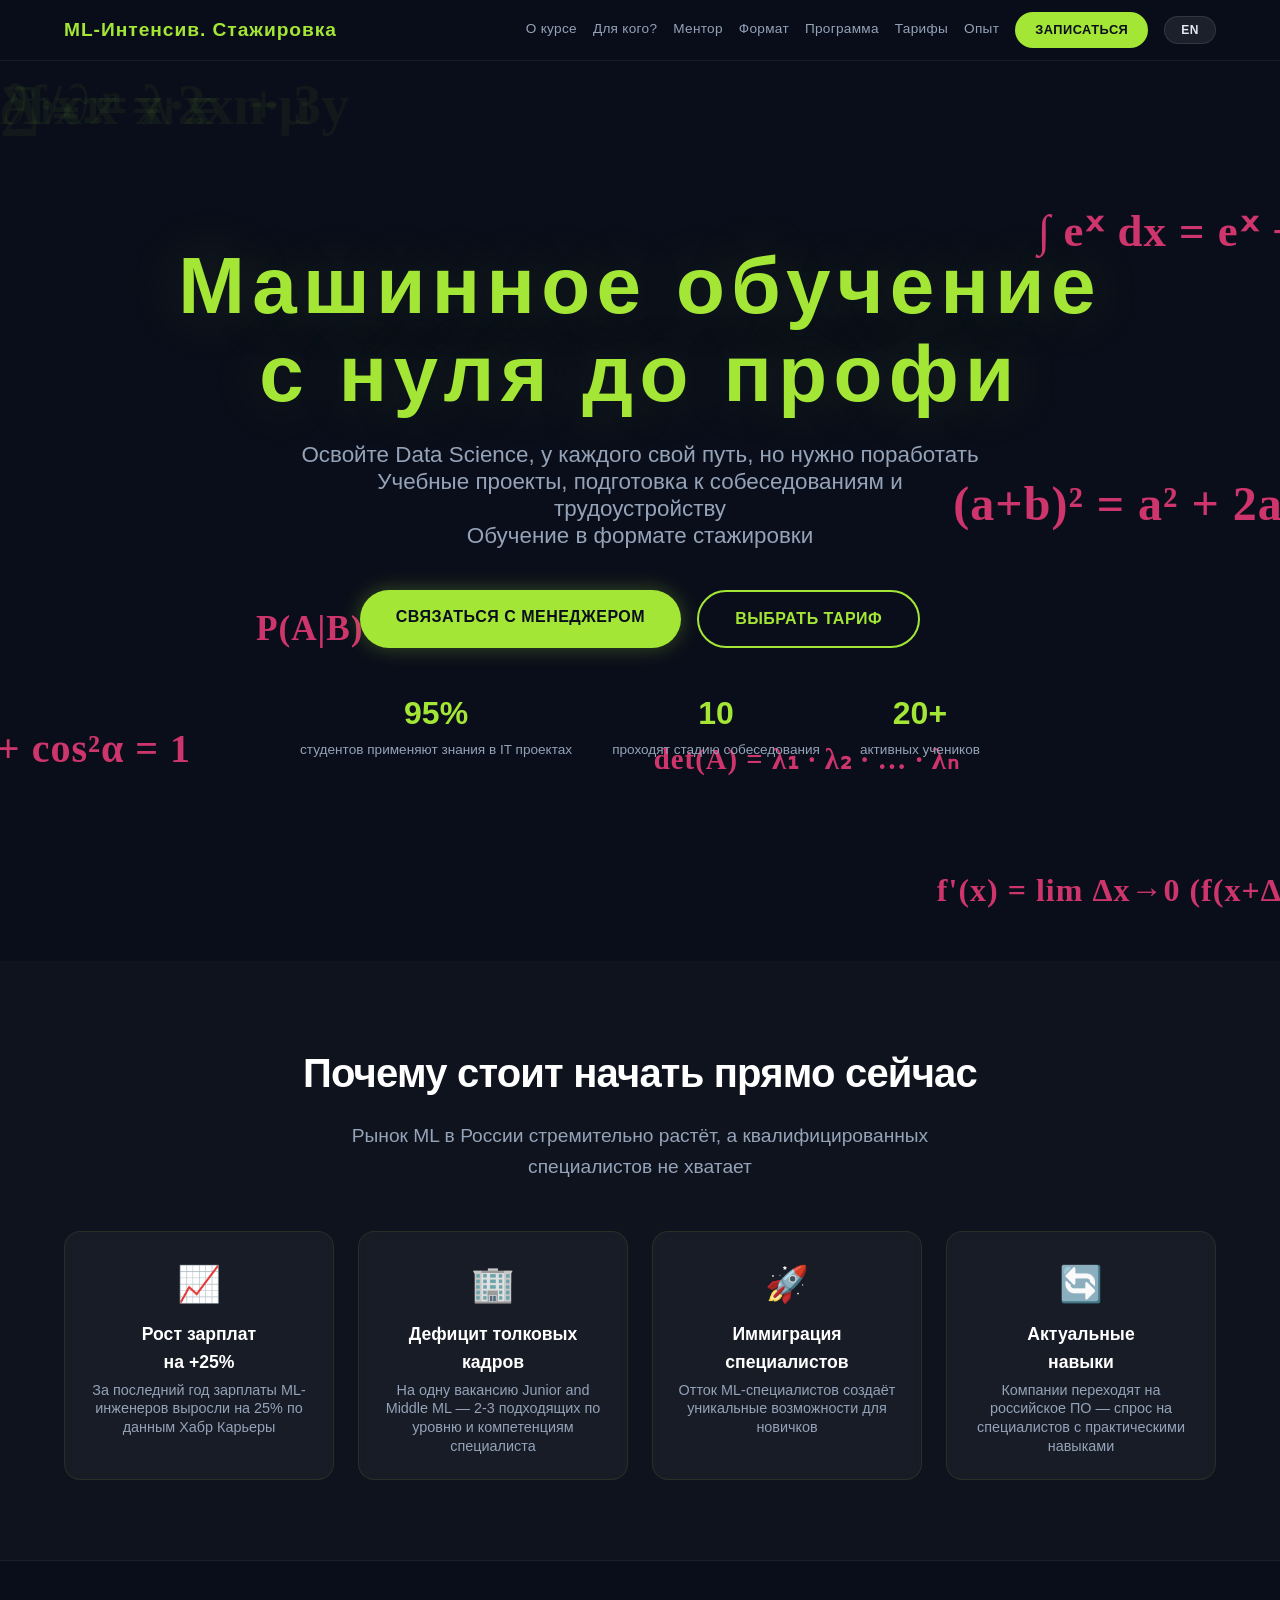
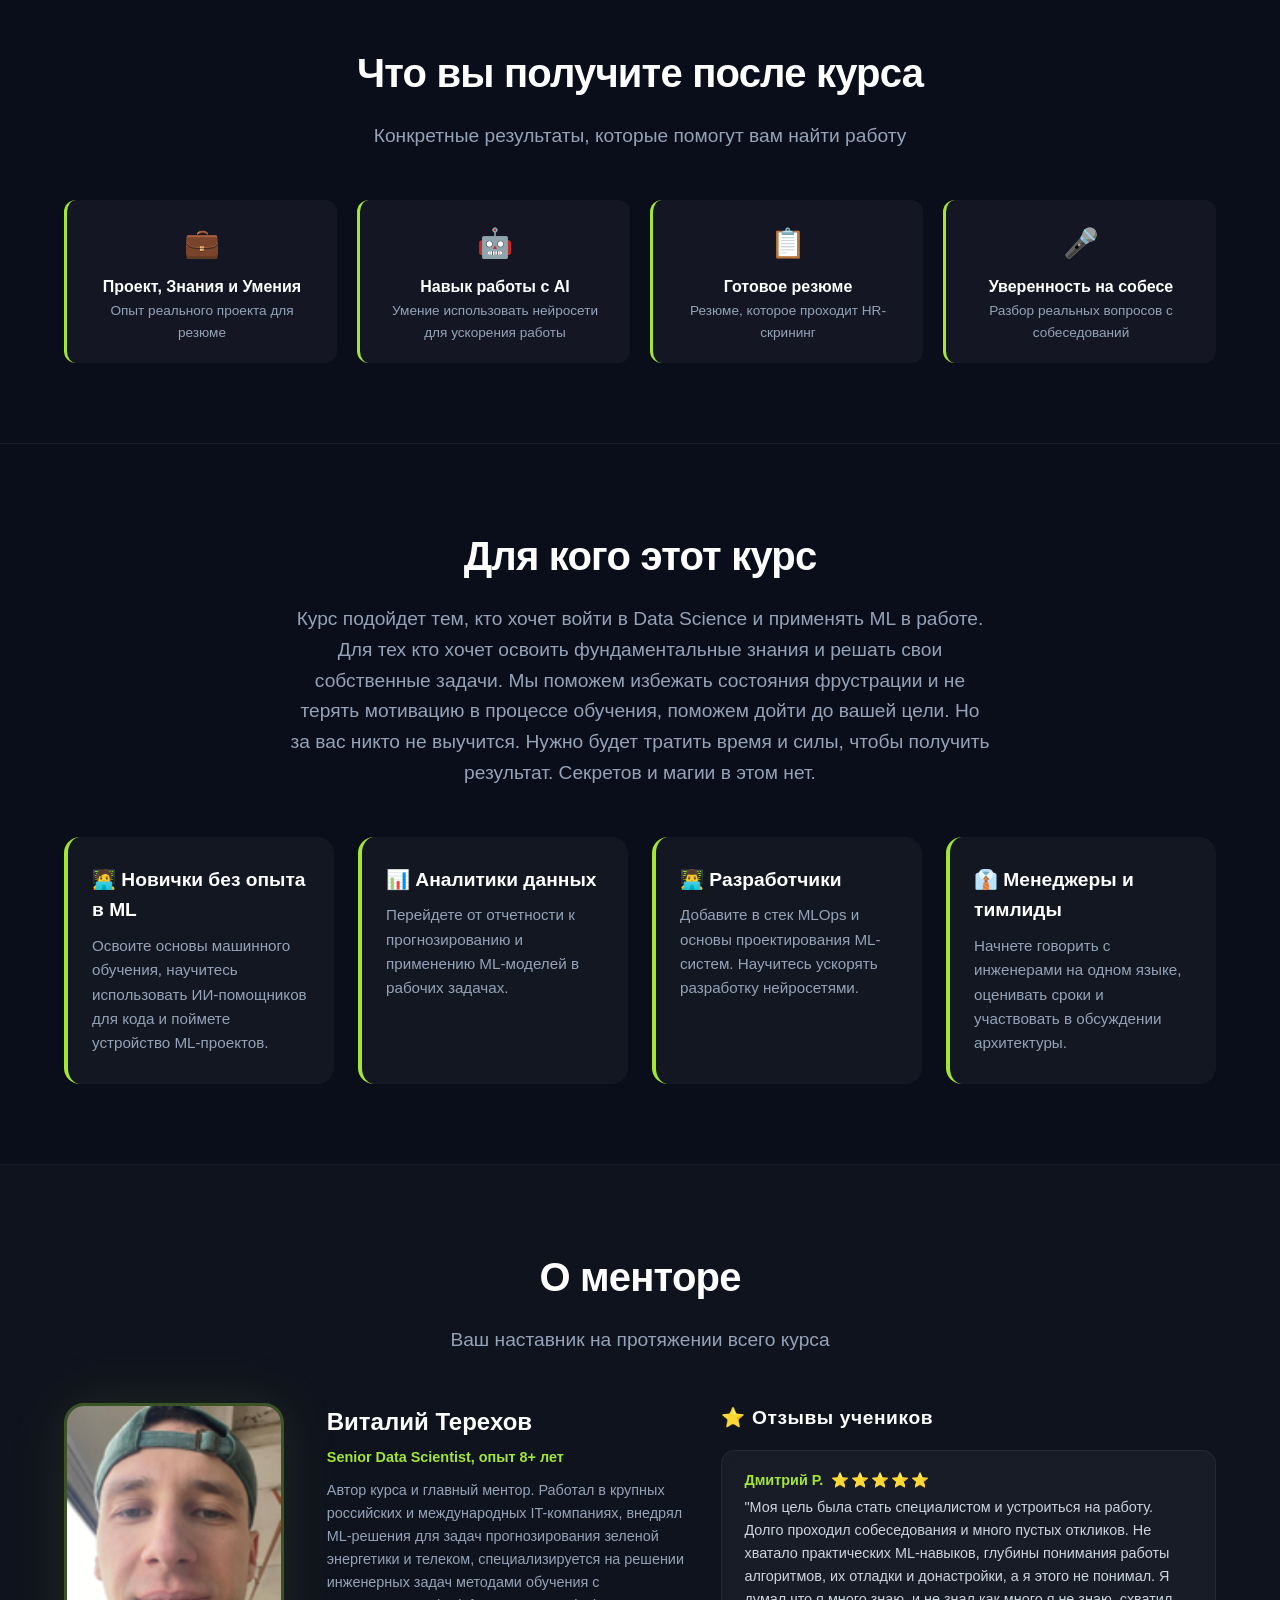
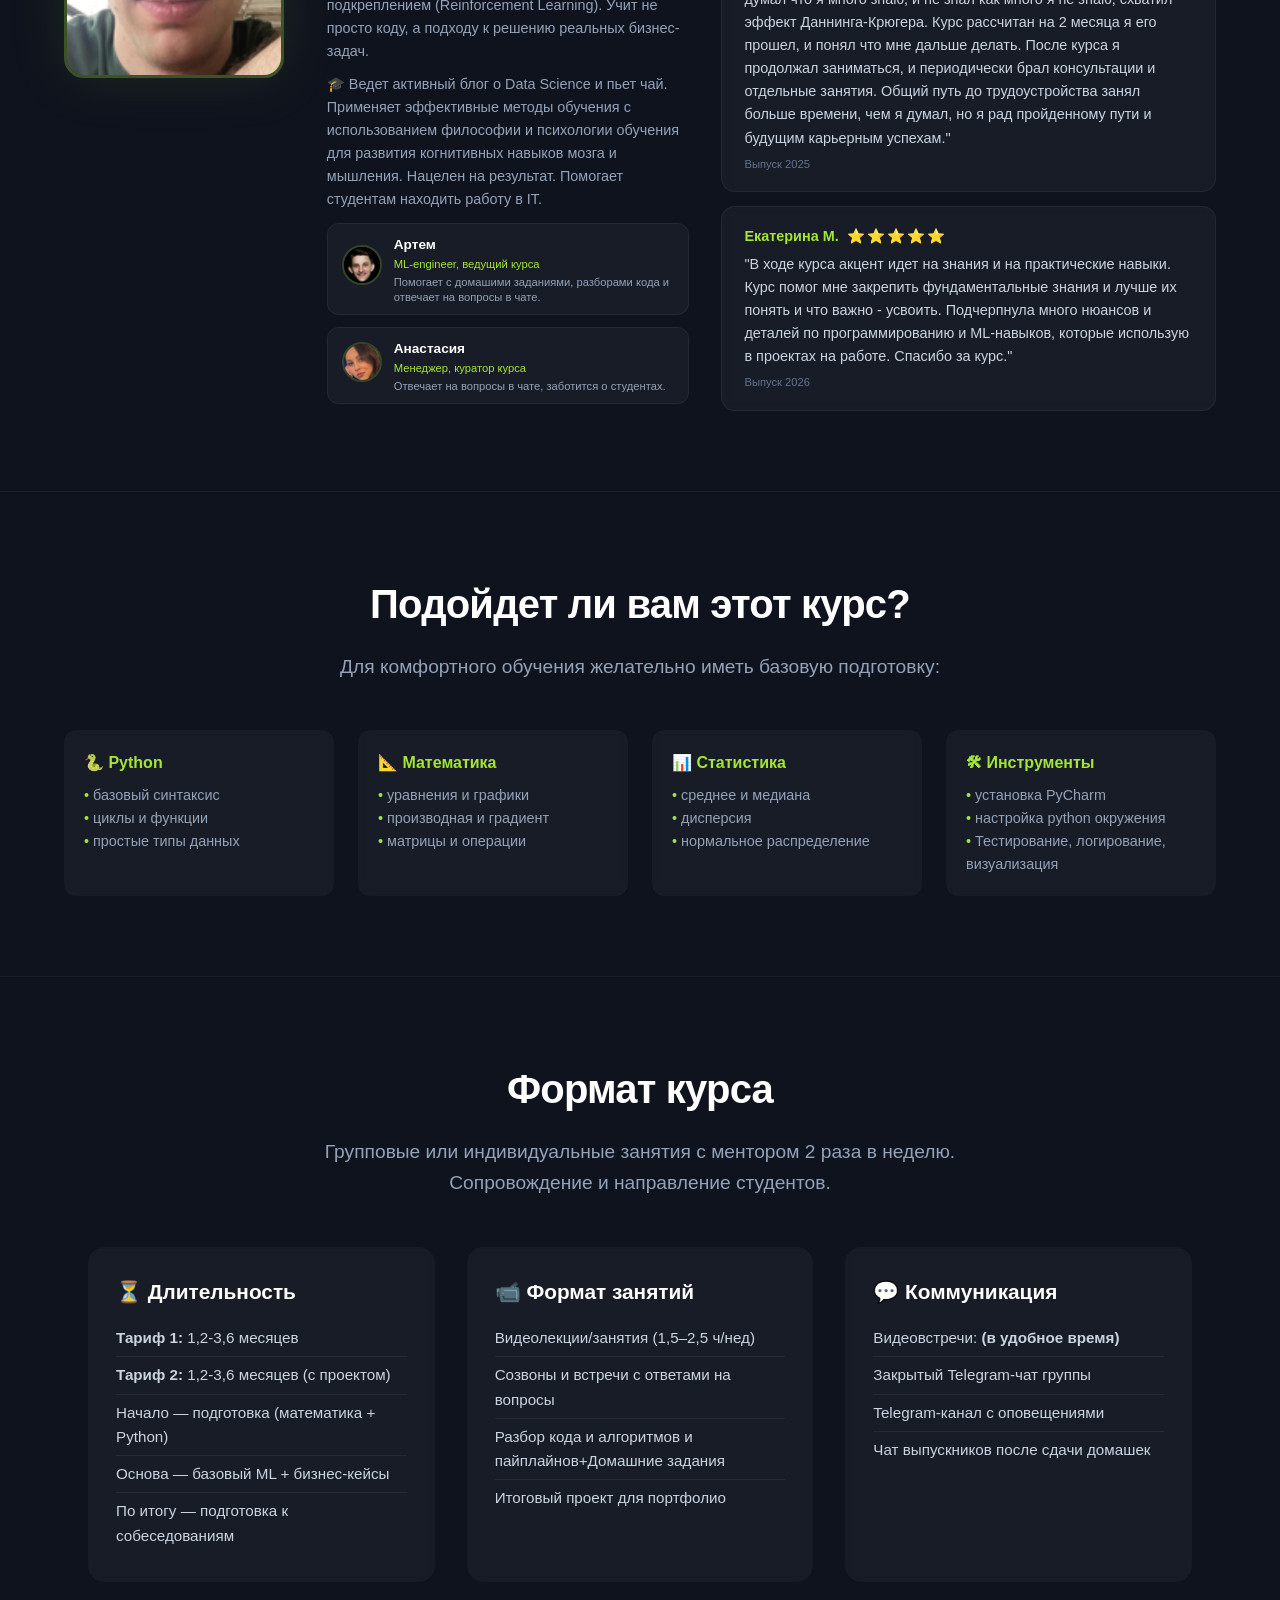
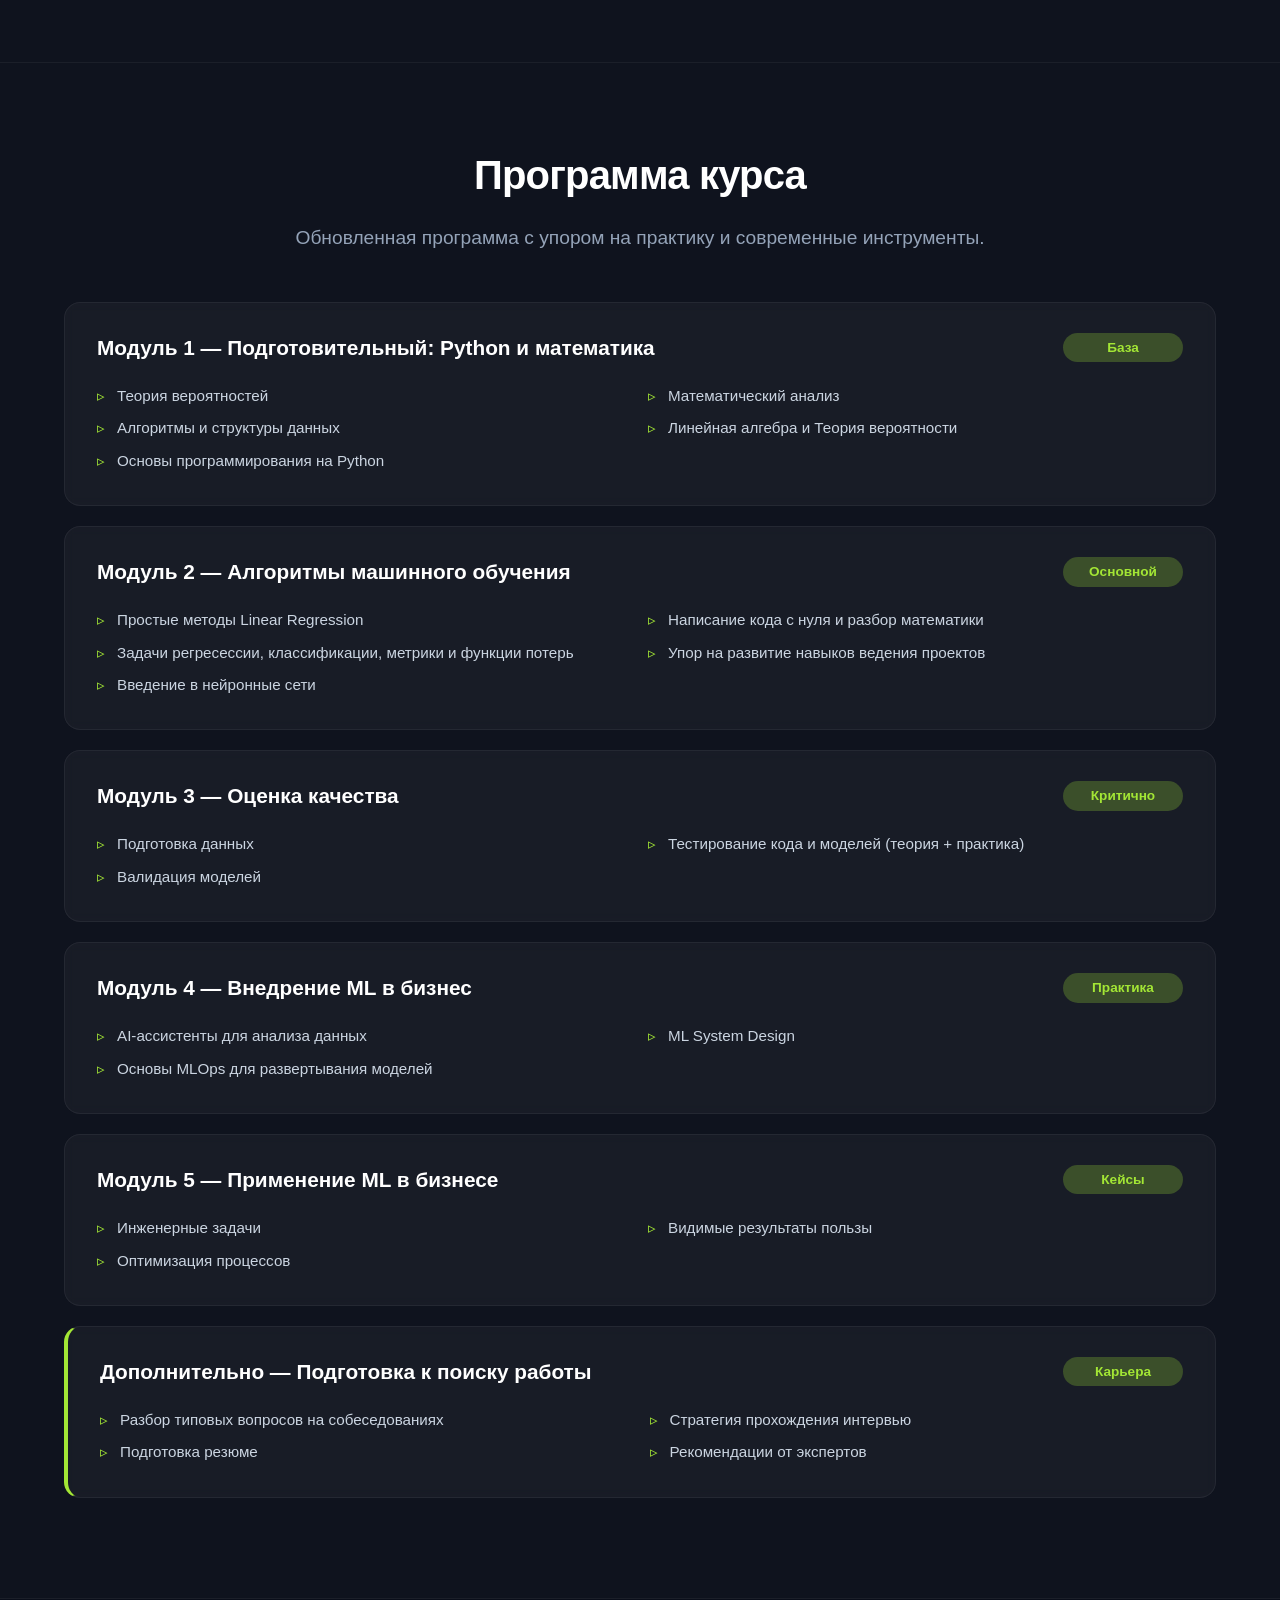
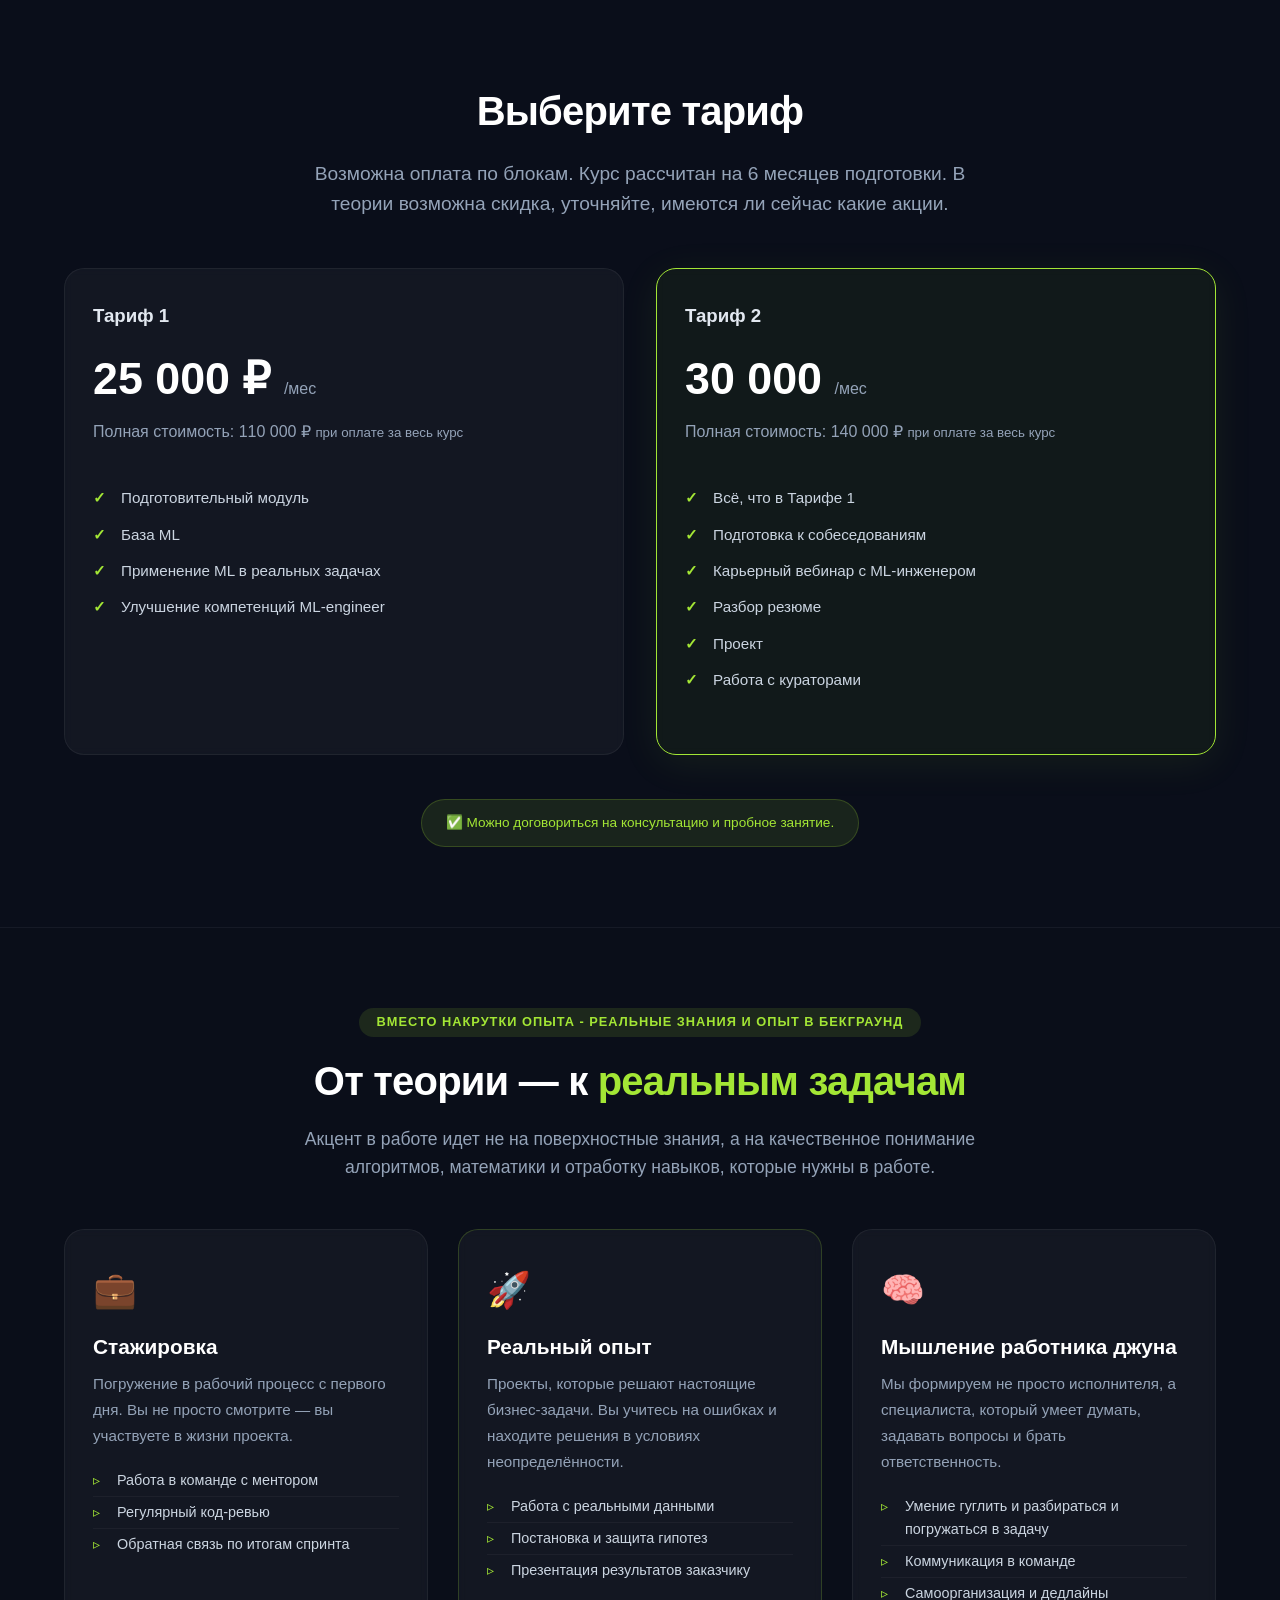
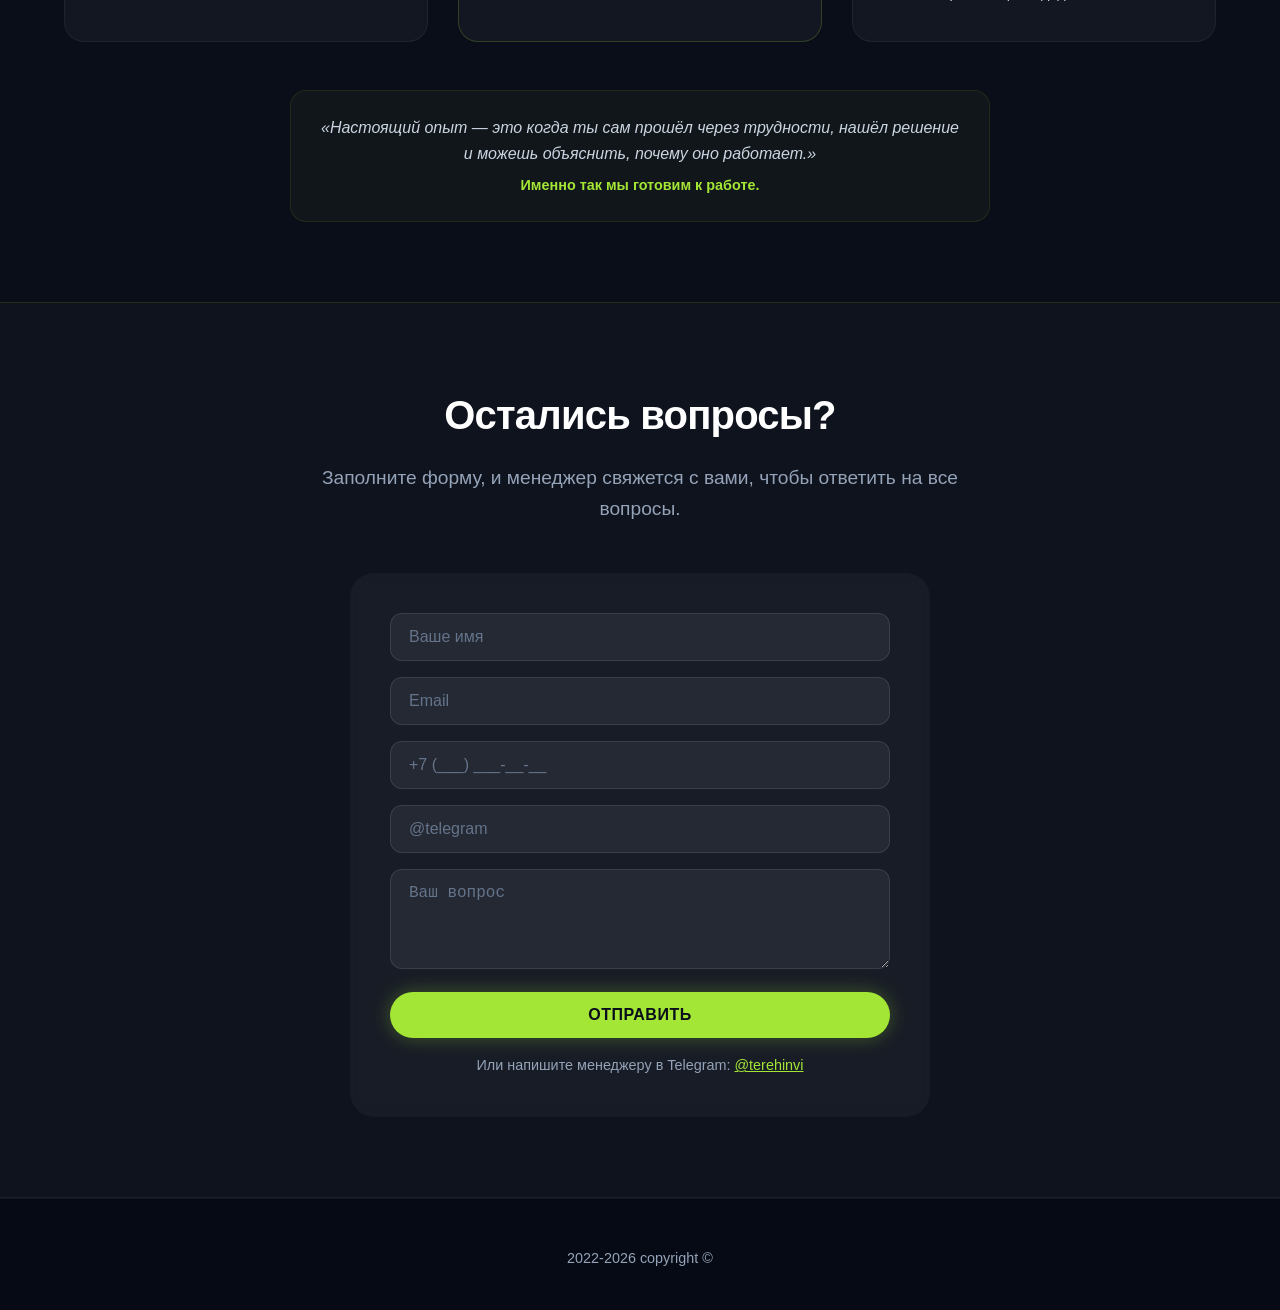
<file: templates/index.html>
<!DOCTYPE html>
<html lang="ru">
<head>
    <meta charset="UTF-8" />
    <meta name="viewport" content="width=device-width, initial-scale=1.0" />
    <title>ML-Интенсив — Старт в Data Science</title>
    <style>
        /* ===== ОСНОВНЫЕ СТИЛИ ===== */
        * {
            margin: 0;
            padding: 0;
            box-sizing: border-box;
        }

        body {
            font-family: -apple-system, BlinkMacSystemFont, "Segoe UI", Roboto, Oxygen, Ubuntu, Cantarell, "Open Sans", "Helvetica Neue", sans-serif;
            background: #0a0e1a;
            color: #e2e8f0;
            line-height: 1.6;
            overflow-x: hidden;
        }

        .container {
            max-width: 1200px;
            margin: 0 auto;
            padding: 0 24px;
            position: relative;
            z-index: 2;
        }

        .section {
            padding: 80px 0;
            border-bottom: 1px solid rgba(255, 255, 255, 0.05);
        }

        .section:last-child {
            border-bottom: none;
        }

        .section-title {
            font-size: 2.5rem;
            font-weight: 700;
            text-align: center;
            margin-bottom: 16px;
            letter-spacing: -0.02em;
            color: #ffffff;
        }

        .section-subtitle {
            text-align: center;
            font-size: 1.2rem;
            color: #94a3b8;
            max-width: 700px;
            margin: 0 auto 48px;
        }

        /* ===== СТИЛИ ДЛЯ HEADER ===== */
        .sticky-header {
            position: sticky;
            top: 0;
            z-index: 100;
            background: rgba(10, 14, 26, 0.92);
            backdrop-filter: blur(12px);
            border-bottom: 1px solid rgba(255, 255, 255, 0.06);
            padding: 12px 0;
            transition: all 0.3s ease;
        }

        .sticky-header .container {
            display: flex;
            justify-content: space-between;
            align-items: center;
            flex-wrap: wrap;
            gap: 12px;
        }

        .header-logo {
            font-size: 1.2rem;
            font-weight: 700;
            color: #a3e635;
            letter-spacing: 0.05em;
            text-decoration: none;
            white-space: nowrap;
        }

        .header-logo:hover {
            color: #bef264;
        }

        .header-nav {
            display: flex;
            flex-wrap: wrap;
            gap: 8px 16px;
            align-items: center;
        }

        .header-nav a {
            color: #94a3b8;
            text-decoration: none;
            font-size: 0.85rem;
            font-weight: 500;
            transition: color 0.3s ease;
            letter-spacing: 0.3px;
            padding: 4px 0;
            border-bottom: 2px solid transparent;
        }

        .header-nav a:hover {
            color: #a3e635;
            border-bottom-color: #a3e635;
        }

        .header-nav .btn-small {
            background: #a3e635;
            color: #0a0e1a;
            padding: 8px 20px;
            border-radius: 40px;
            font-size: 0.8rem;
            font-weight: 700;
            text-transform: uppercase;
            letter-spacing: 0.5px;
            border: none;
            cursor: pointer;
            transition: all 0.3s ease;
            text-decoration: none;
            border-bottom: none !important;
        }

        .header-nav .btn-small:hover {
            background: #bef264;
            color: #1a2e05;                       /* тёмно-зелёный — читается на салатовом */
            transform: translateY(-2px);
            box-shadow: 0 0 30px rgba(163, 230, 53, 0.3);
        }

        /* ===== КНОПКИ ===== */
        .btn {
            display: inline-block;
            padding: 14px 36px;
            border-radius: 40px;
            font-weight: 700;
            font-size: 1rem;
            text-decoration: none;
            transition: all 0.3s ease;
            border: none;
            cursor: pointer;
            text-transform: uppercase;
            letter-spacing: 0.5px;
        }

        .btn-primary {
            background: #a3e635;
            color: #0a0e1a;
            box-shadow: 0 0 20px rgba(163, 230, 53, 0.3);
        }

        .btn-primary:hover {
            background: #bef264;
            transform: translateY(-3px) scale(1.02);
            box-shadow: 0 0 40px rgba(163, 230, 53, 0.5);
        }

        .btn-outline {
            background: transparent;
            color: #a3e635;
            border: 2px solid #a3e635;
        }

        .btn-outline:hover {
            background: #a3e635;
            color: #0a0e1a;
            transform: translateY(-3px);
            box-shadow: 0 0 30px rgba(163, 230, 53, 0.3);
        }

        .btn-block {
            display: block;
            width: 100%;
            text-align: center;
        }

        .btn-guarantee {
            display: inline-block;
            background: rgba(163, 230, 53, 0.1);
            color: #a3e635;
            padding: 12px 24px;
            border-radius: 40px;
            font-size: 0.85rem;
            font-weight: 500;
            border: 1px solid rgba(163, 230, 53, 0.2);
            margin-top: 12px;
        }

        /* ===== HERO ===== */
        .hero {
            position: relative;
            padding: 100px 0 120px;
            background: #0a0e1a;
            overflow: hidden;
            min-height: 100vh;
            display: flex;
            align-items: center;
        }

        .formula-bg {
            position: absolute;
            top: 0;
            left: 0;
            width: 100%;
            height: 100%;
            pointer-events: none;
            z-index: 0;
            overflow: hidden;
        }

        .formula {
            position: absolute;
            font-size: 1.8rem;
            font-weight: 700;
            color: rgba(255, 64, 129, 0.8);
            white-space: nowrap;
            animation: floatFormula 20s infinite linear;
            font-family: 'Times New Roman', serif;
            letter-spacing: 1px;
        }
        .module-header {
            display: flex;
            align-items: center;
            justify-content: space-between;
            gap: 12px;
        }

        .module-header h3 {
            margin: 0;
            flex: 1;
        }

        .module-header .badge {
            display: inline-block;
            flex: 0 0 120px;
            width: 120px;
            box-sizing: border-box;
            text-align: center;
            padding: 4px 8px;
            border-radius: 999px;
            background: rgba(163, 230, 53, 0.15);
            color: #a3e635;
            font-size: 0.85rem;
            white-space: nowrap;
        }

        .formula:nth-child(1) { top: 5%; left: -10%; animation-duration: 25s; font-size: 2.2rem; }
        .formula:nth-child(2) { top: 15%; right: -5%; animation-duration: 30s; animation-delay: -3s; font-size: 2.8rem; }
        .formula:nth-child(3) { top: 30%; left: -15%; animation-duration: 22s; animation-delay: -7s; font-size: 2rem; }
        .formula:nth-child(4) { top: 45%; right: -10%; animation-duration: 28s; animation-delay: -12s; font-size: 3rem; }
        .formula:nth-child(5) { bottom: 20%; left: -8%; animation-duration: 26s; animation-delay: -5s; font-size: 2.5rem; }
        .formula:nth-child(6) { bottom: 5%; right: -12%; animation-duration: 32s; animation-delay: -9s; font-size: 2rem; }
        .formula:nth-child(7) { top: 60%; left: 20%; animation-duration: 35s; animation-delay: -15s; font-size: 2.2rem; }
        .formula:nth-child(8) { top: 75%; right: 25%; animation-duration: 27s; animation-delay: -4s; font-size: 1.8rem; }

        @keyframes floatFormula {
            0% { transform: translateX(0) translateY(0) rotate(0deg); opacity: 0.3; }
            25% { transform: translateX(120px) translateY(-40px) rotate(5deg); opacity: 0.7; }
            50% { transform: translateX(-80px) translateY(60px) rotate(-3deg); opacity: 0.4; }
            75% { transform: translateX(150px) translateY(-20px) rotate(7deg); opacity: 0.8; }
            100% { transform: translateX(-100px) translateY(30px) rotate(-5deg); opacity: 0.3; }
        }

        .formula-bright {
            position: absolute;
            font-size: 3.5rem;
            font-weight: 700;
            color: rgba(163, 230, 53, 0.05);
            white-space: nowrap;
            animation: floatFormulaBright 40s infinite linear;
            font-family: 'Times New Roman', serif;
        }

        .formula-bright:nth-child(1) { top: 10%; left: 30%; animation-duration: 45s; }
        .formula-bright:nth-child(2) { bottom: 15%; right: 10%; animation-duration: 50s; animation-delay: -10s; }
        .formula-bright:nth-child(3) { top: 50%; left: 60%; animation-duration: 38s; animation-delay: -20s; }

        @keyframes floatFormulaBright {
            0% { transform: translateX(0) translateY(0) rotate(0deg); opacity: 0.05; }
            50% { transform: translateX(200px) translateY(-80px) rotate(10deg); opacity: 0.15; }
            100% { transform: translateX(-200px) translateY(80px) rotate(-10deg); opacity: 0.05; }
        }

        .hero-content {
            position: relative;
            z-index: 2;
            text-align: center;
            width: 100%;
        }

        .hero-content h1 {
            font-size: clamp(2.8rem, 8vw, 5rem);
            font-weight: 800;
            line-height: 1.1;
            letter-spacing: 0.08em;
            margin-bottom: 24px;
            color: #a3e635;
            text-shadow: 0 0 60px rgba(163, 230, 53, 0.15);
            width: 100%;
            max-width: 100%;
            word-break: break-word;
        }

        .hero-content .subtitle {
            font-size: 1.4rem;
            color: #94a3b8;
            max-width: 700px;
            margin: 0 auto 40px;
        }

        .hero-buttons {
            display: flex;
            flex-wrap: wrap;
            justify-content: center;
            gap: 16px;
        }

        .hero-stats {
            display: flex;
            justify-content: center;
            gap: 40px;
            margin-top: 40px;
            flex-wrap: wrap;
        }

        .hero-stats .stat-item {
            text-align: center;
        }

        .hero-stats .stat-item .number {
            font-size: 2rem;
            font-weight: 700;
            color: #a3e635;
        }

        .hero-stats .stat-item .label {
            font-size: 0.85rem;
            color: #94a3b8;
        }

        /* ===== БЛОК "ПОЧЕМУ СЕЙЧАС" ===== */
        .why-now-grid {
            display: grid;
            grid-template-columns: repeat(auto-fit, minmax(220px, 1fr));
            gap: 24px;
            margin-top: 16px;
        }

        .why-now-item {
            background: rgba(255, 255, 255, 0.04);
            padding: 24px;
            border-radius: 16px;
            text-align: center;
            border: 1px solid rgba(163, 230, 53, 0.1);
            backdrop-filter: blur(4px);
        }

        .why-now-item .icon {
            font-size: 2.2rem;
            margin-bottom: 8px;
        }

        .why-now-item h4 {
            color: #ffffff;
            font-size: 1.1rem;
            margin-bottom: 4px;
        }

        .why-now-item p {
            color: #94a3b8;
            font-size: 0.9rem;
        }

        /* ===== БЛОК "ЧТО ВЫ ПОЛУЧИТЕ" ===== */
        .results-grid {
            display: grid;
            grid-template-columns: repeat(auto-fit, minmax(200px, 1fr));
            gap: 20px;
            margin-top: 16px;
        }

        .result-item {
            background: rgba(255, 255, 255, 0.04);
            padding: 20px;
            border-radius: 12px;
            text-align: center;
            border-left: 3px solid #a3e635;
        }

        .result-item .emoji {
            font-size: 1.8rem;
        }

        .result-item h4 {
            color: #ffffff;
            font-size: 1rem;
            margin-top: 8px;
        }

        .result-item p {
            color: #94a3b8;
            font-size: 0.85rem;
        }

        /* ===== БЛОК "О МЕНТОРЕ" ===== */
        .mentor-grid {
            display: grid;
            grid-template-columns: 0.7fr 1.1fr 1.5fr;
            gap: 32px;
            align-items: start;
            margin-top: 16px;
        }

        .mentor-photo {
            text-align: left;
            padding-left: 0;
        }

        .mentor-photo img {
            width: 100%;
            max-width: 220px;
            border-radius: 20px;
            border: 3px solid rgba(163, 230, 53, 0.3);
            box-shadow: 0 0 60px rgba(163, 230, 53, 0.1);
            transition: all 0.3s ease;
        }

        .mentor-photo img:hover {
            transform: scale(1.02);
            border-color: #a3e635;
            box-shadow: 0 0 80px rgba(163, 230, 53, 0.2);
        }

        .mentor-info h3 {
            font-size: 1.5rem;
            color: #ffffff;
            margin-bottom: 4px;
        }

        .mentor-info .mentor-title {
            color: #a3e635;
            font-weight: 600;
            font-size: 0.9rem;
            margin-bottom: 10px;
        }

        .mentor-info p {
            color: #94a3b8;
            font-size: 0.9rem;
            line-height: 1.6;
        }

        /* ===== БЛОК С ОТЗЫВАМИ ===== */
        .mentor-reviews {
            margin-top: 0;
            padding-top: 0;
            border-top: none;
        }

        .mentor-reviews h4 {
            font-size: 1.2rem;
            color: #ffffff;
            margin-bottom: 16px;
            text-align: left;
            letter-spacing: 0.03em;
        }

        .reviews-grid {
            display: grid;
            grid-template-columns: 1fr;
            gap: 14px;
        }

        .review-item {
            background: rgba(255, 255, 255, 0.04);
            border-radius: 14px;
            padding: 18px 22px;
            border: 1px solid rgba(255, 255, 255, 0.06);
            transition: 0.3s ease;
            backdrop-filter: blur(4px);
        }

        .review-item:hover {
            border-color: #a3e635;
            background: rgba(255, 255, 255, 0.06);
            transform: translateY(-2px);
            box-shadow: 0 8px 30px rgba(163, 230, 53, 0.05);
        }

        .review-item .review-author {
            font-weight: 600;
            color: #a3e635;
            font-size: 0.9rem;
            margin-bottom: 4px;
            display: flex;
            align-items: center;
            gap: 8px;
        }

        .review-item .review-author .stars {
            color: #fbbf24;
            letter-spacing: 2px;
        }

        .review-item .review-text {
            color: #cbd5e1;
            font-size: 0.9rem;
            line-height: 1.6;
            margin-bottom: 6px;
        }

        .review-item .review-date {
            color: #64748b;
            font-size: 0.7rem;
        }

        /* ===== ОСТАЛЬНЫЕ БЛОКИ ===== */
        .audience-grid {
            display: grid;
            grid-template-columns: repeat(auto-fit, minmax(240px, 1fr));
            gap: 24px;
            margin-top: 16px;
        }

        .audience-card {
            background: rgba(255, 255, 255, 0.04);
            padding: 28px 24px;
            border-radius: 16px;
            border-left: 4px solid #a3e635;
            transition: 0.3s;
            backdrop-filter: blur(4px);
        }

        .audience-card:hover {
            background: rgba(255, 255, 255, 0.08);
            transform: translateY(-4px);
        }

        .audience-card h3 {
            font-size: 1.2rem;
            margin-bottom: 8px;
            color: #ffffff;
        }

        .audience-card p {
            color: #94a3b8;
            font-size: 0.95rem;
        }

        .requirements-grid {
            display: grid;
            grid-template-columns: repeat(auto-fit, minmax(200px, 1fr));
            gap: 24px;
            margin-top: 16px;
        }

        .req-item {
            background: rgba(255, 255, 255, 0.04);
            padding: 20px;
            border-radius: 12px;
            text-align: center;
            backdrop-filter: blur(4px);
        }

        .req-item h4 {
            font-weight: 600;
            margin-bottom: 8px;
            color: #a3e635;
        }

        .req-item ul {
            list-style: none;
            font-size: 0.9rem;
            color: #94a3b8;
        }

        .req-item ul li::before {
            content: "• ";
            color: #a3e635;
        }

        .format-grid {
            display: grid;
            grid-template-columns: repeat(auto-fit, minmax(280px, 1fr));
            gap: 32px;
            margin-top: 16px;
        }

        .format-card {
            background: rgba(255, 255, 255, 0.04);
            padding: 28px;
            border-radius: 16px;
            backdrop-filter: blur(4px);
        }

        .format-card h3 {
            font-size: 1.3rem;
            margin-bottom: 12px;
            color: #ffffff;
        }

        .format-card ul {
            list-style: none;
            padding: 0;
        }

        .format-card ul li {
            padding: 6px 0;
            border-bottom: 1px solid rgba(255, 255, 255, 0.06);
            font-size: 0.95rem;
            color: #cbd5e1;
        }

        .format-card ul li:last-child {
            border-bottom: none;
        }

        .module {
            background: rgba(255, 255, 255, 0.04);
            border-radius: 16px;
            padding: 28px 32px;
            margin-bottom: 20px;
            border: 1px solid rgba(255, 255, 255, 0.06);
            backdrop-filter: blur(4px);
        }

        .module-header {
            display: flex;
            justify-content: space-between;
            align-items: center;
            cursor: pointer;
            flex-wrap: wrap;
        }

        .module-header h3 {
            font-size: 1.3rem;
            font-weight: 600;
            color: #ffffff;
        }

        .module-header span {
            background: #a3e635;
            color: #0a0e1a;
            padding: 4px 16px;
            border-radius: 40px;
            font-size: 0.85rem;
            font-weight: 700;
        }

        .module-body {
            margin-top: 16px;
            display: grid;
            grid-template-columns: 1fr 1fr;
            gap: 16px;
        }

        .module-body ul {
            list-style: none;
            padding: 0;
        }

        .module-body ul li {
            padding: 4px 0 4px 20px;
            position: relative;
            font-size: 0.95rem;
            color: #cbd5e1;
        }

        .module-body ul li::before {
            content: "▹";
            position: absolute;
            left: 0;
            color: #a3e635;
        }

        .pricing-grid {
            display: grid;
            grid-template-columns: repeat(auto-fit, minmax(300px, 1fr));
            gap: 32px;
            margin-top: 16px;
        }

        .pricing-card {
            background: rgba(255, 255, 255, 0.04);
            border-radius: 20px;
            padding: 32px 28px;
            border: 1px solid rgba(255, 255, 255, 0.06);
            transition: 0.3s;
            display: flex;
            flex-direction: column;
            backdrop-filter: blur(4px);
        }

        .pricing-card:hover {
            border-color: #a3e635;
            box-shadow: 0 8px 40px rgba(163, 230, 53, 0.05);
        }

        .pricing-card.popular {
            border-color: #a3e635;
            background: rgba(163, 230, 53, 0.05);
            box-shadow: 0 8px 40px rgba(163, 230, 53, 0.08);
        }

        .pricing-card .price {
            font-size: 2.8rem;
            font-weight: 700;
            margin: 12px 0 4px;
            color: #ffffff;
        }

        .pricing-card .price small {
            font-size: 1rem;
            font-weight: 400;
            color: #94a3b8;
        }

        .pricing-card .price-desc {
            color: #94a3b8;
            margin-bottom: 20px;
        }

        .pricing-card ul {
            list-style: none;
            padding: 0;
            margin: 16px 0 24px;
            flex: 1;
        }

        .pricing-card ul li {
            padding: 6px 0 6px 28px;
            position: relative;
            font-size: 0.95rem;
            color: #cbd5e1;
        }

        .pricing-card ul li::before {
            content: "✓";
            position: absolute;
            left: 0;
            color: #a3e635;
            font-weight: 700;
        }

        .pricing-card .btn {
            margin-top: auto;
        }

        .form-box {
            max-width: 580px;
            margin: 0 auto;
            background: rgba(255, 255, 255, 0.04);
            padding: 40px;
            border-radius: 24px;
            text-align: center;
            backdrop-filter: blur(4px);
        }

        .form-box input,
        .form-box textarea {
            width: 100%;
            padding: 14px 18px;
            border: 1px solid rgba(255, 255, 255, 0.1);
            border-radius: 12px;
            font-size: 1rem;
            margin-bottom: 16px;
            transition: 0.2s;
            background: rgba(255, 255, 255, 0.06);
            color: #ffffff;
        }

        .form-box input:focus,
        .form-box textarea:focus {
            outline: none;
            border-color: #a3e635;
            box-shadow: 0 0 0 3px rgba(163, 230, 53, 0.15);
            background: rgba(255, 255, 255, 0.08);
        }

        .form-box input::placeholder,
        .form-box textarea::placeholder {
            color: #64748b;
        }

        .form-box textarea {
            min-height: 100px;
            resize: vertical;
        }

        .form-message {
            margin-top: 16px;
            padding: 12px;
            border-radius: 8px;
            display: none;
        }

        .form-message.success {
            display: block;
            background: rgba(163, 230, 53, 0.15);
            color: #a3e635;
            border: 1px solid rgba(163, 230, 53, 0.3);
        }

        .form-message.error {
            display: block;
            background: rgba(255, 64, 129, 0.15);
            color: #ff4081;
            border: 1px solid rgba(255, 64, 129, 0.3);
        }

        .footer {
            background: #060a14;
            color: #64748b;
            padding: 40px 0;
            text-align: center;
            font-size: 0.9rem;
            border-top: 1px solid rgba(255, 255, 255, 0.05);
        }

        .footer a {
            color: #94a3b8;
            text-decoration: none;
        }

        .footer a:hover {
            color: #a3e635;
        }
        .module-header {
            display: flex;
            align-items: center;
            justify-content: space-between;
            gap: 12px;
        }

        .module-header h3 {
            margin: 0;
            flex: 1;
        }
        .module-header > span {
            display: inline-block;
            flex: 0 0 120px;
            width: 120px;
            min-width: 120px;
            max-width: 120px;
            box-sizing: border-box;
            text-align: center;
            padding: 4px 8px;
            border-radius: 999px;
            background: rgba(163, 230, 53, 0.25);
            color: #a3e635;
            font-size: 0.85rem;
            white-space: nowrap;
        }
        .req-item {
            text-align: left;          /* убираем центрирование текста */
            display: block;            /* или flex, но с align-items: flex-start */

        }

        .req-item ul {
            list-style: disc;          /* или none, если маркеры не нужны */
            padding-left: 1.2em;       /* отступ для маркеров */
            margin: 0;
            text-align: left;
            list-style: none;      /* убирает маркеры (точки) */
            padding-left: 0;       /* убирает отступ, который был под маркеры */
        }

        .req-item ul li {
            text-align: left;
            padding-left: 0;
        }

        /* ===== АДАПТИВ ===== */
        @media (max-width: 1024px) {
            .mentor-grid {
                grid-template-columns: 1fr;
                gap: 32px;
            }

            .mentor-photo {
                text-align: center;
            }

            .mentor-photo img {
                max-width: 200px;
            }

            .mentor-reviews h4 {
                text-align: center;
            }
        }

        @media (max-width: 768px) {
            .sticky-header .container {
                flex-direction: column;
                align-items: center;
                gap: 8px;
            }

            .header-nav {
                justify-content: center;
                gap: 6px 12px;
            }

            .header-nav a {
                font-size: 0.75rem;
            }

            .hero {
                padding: 60px 0 80px;
                min-height: auto;
            }

            .hero-content h1 {
                font-size: 2.8rem;
            }

            .section-title {
                font-size: 2rem;
            }

            .module-body {
                grid-template-columns: 1fr;
            }

            .pricing-grid {
                grid-template-columns: 1fr;
            }

            .form-box {
                padding: 24px;
            }

            .formula {
                font-size: 1.2rem !important;
            }
            .formula-bright {
                font-size: 2rem !important;
            }

            .mentor-grid {
                grid-template-columns: 1fr;
                text-align: center;
            }

            .mentor-photo img {
                max-width: 180px;
            }

            .hero-stats {
                gap: 20px;
            }

            .hero-stats .stat-item .number {
                font-size: 1.5rem;
            }
        }

        @media (max-width: 480px) {
            .hero-content h1 {
                font-size: 2.2rem;
            }

            .section {
                padding: 48px 0;
            }

            .btn {
                padding: 12px 28px;
                font-size: 0.9rem;
            }

            .header-nav {
                gap: 4px 8px;
            }

            .header-nav a {
                font-size: 0.7rem;
            }

            .header-nav .btn-small {
                padding: 6px 14px;
                font-size: 0.7rem;
            }
        }

        /* ===== КОМПАКТНЫЙ БЛОК ПОМОЩНИКА ===== */
        .assistant-compact {
            display: flex;
            align-items: center;
            gap: 12px;
            margin-top: 12px;
            padding: 10px 14px;
            background: rgba(255, 255, 255, 0.04);
            border-radius: 12px;
            border: 1px solid rgba(255, 255, 255, 0.06);
            transition: 0.3s ease;
        }

        .assistant-compact:hover {
            background: rgba(255, 255, 255, 0.07);
            border-color: rgba(163, 230, 53, 0.15);
        }

        .assistant-compact-photo {
            flex-shrink: 0;
        }

        .assistant-compact-photo img {
            width: 40px;
            height: 40px;
            border-radius: 50%;
            object-fit: cover;
            border: 2px solid rgba(163, 230, 53, 0.2);
        }

        .assistant-compact-info {
            flex: 1;
        }

        .assistant-compact-name {
            font-weight: 600;
            color: #ffffff;
            font-size: 0.85rem;
        }

        .assistant-compact-title {
            font-size: 0.7rem;
            color: #a3e635;
            font-weight: 500;
        }

        .assistant-compact-desc {
            font-size: 0.7rem;
            color: #94a3b8;
            line-height: 1.3;
            margin-top: 1px;
        }

        /* ===== КНОПКА ПЕРЕКЛЮЧЕНИЯ ЯЗЫКА ===== */
        .lang-btn {
            background: rgba(255,255,255,0.08);
            border: 1px solid rgba(255,255,255,0.1);
            color: #e2e8f0;
            padding: 6px 16px;
            border-radius: 40px;
            font-size: 0.75rem;
            font-weight: 600;
            cursor: pointer;
            transition: all 0.3s ease;
            text-transform: uppercase;
            letter-spacing: 0.5px;
            font-family: inherit;
        }

        .lang-btn:hover {
            background: #a3e635;
            color: #0a0e1a;
            border-color: #a3e635;
            transform: translateY(-2px);
            box-shadow: 0 0 20px rgba(163, 230, 53, 0.2);
        }
    </style>
</head>
<body>

    <!-- ============================================ -->
    <!-- STICKY HEADER С НАВИГАЦИЕЙ                   -->
    <!-- ============================================ -->
    <header class="sticky-header">
        <div class="container">
            <a href="#" class="header-logo" data-i18n="logo">ML-Интенсив. Стажировка </a>
            <nav class="header-nav">
                <a href="#about" data-i18n="nav_about">О курсе</a>
                <a href="#forwhoom" data-i18n="nav_audience">Для кого?</a>
                <a href="#mentor" data-i18n="nav_mentor">Ментор</a>
                <a href="#format-study" data-i18n="nav_format">Формат</a>
                <a href="#program" data-i18n="nav_program">Программа</a>
                <a href="#pricing" data-i18n="nav_pricing">Тарифы</a>
                <a href="#real-experience" data-i18n="nav_experience">Опыт</a>
                <a href="#contacts" class="btn-small" data-i18n="nav_contact">Записаться</a>
                <button class="lang-btn" id="langToggle">EN</button>
            </nav>
        </div>
    </header>

    <!-- ============================================ -->
    <!-- БЛОК 1: HERO С АНИМАЦИЕЙ ФОРМУЛ             -->
    <!-- ============================================ -->
    <section class="hero" id="about">
        <div class="formula-bg">
            <div class="formula">E = mc²</div>
            <div class="formula">∫ eˣ dx = eˣ + C</div>
            <div class="formula">∇·E = ρ/ε₀</div>
            <div class="formula">(a+b)² = a² + 2ab + b²</div>
            <div class="formula">sin²α + cos²α = 1</div>
            <div class="formula">f'(x) = lim Δx→0 (f(x+Δx)-f(x))/Δx</div>
            <div class="formula">P(A|B) = P(A∩B)/P(B)</div>
            <div class="formula">det(A) = λ₁ · λ₂ · … · λₙ</div>
            <div class="formula-bright">∂f/∂x = 2x + 3y</div>
            <div class="formula-bright">∑ᵢ₌₁ⁿ xᵢ = n·μ</div>
            <div class="formula-bright">A·x = λ·x</div>
        </div>

        <div class="container">
            <div class="hero-content">
                <h1 data-i18n="hero_title" style="line-height: 1.1">Машинное обучение<br />с нуля до профи.</h1>
                <p class="subtitle" data-i18n="hero_subtitle" style="line-height: 1.2">
                    Освойте Data Science, у каждого свой путь.
                    Нужно поработать. Учебные проекты и кейсы,
                    подготовка к собеседованиям и трудоустройству. Стажировка.
                </p>
                <div class="hero-buttons">
                    <a href="https://t.me/terehinvi" target="_blank" class="btn btn-primary" data-i18n="hero_btn1">Связаться с менеджером</a>
                    <a href="#pricing" class="btn btn-outline" data-i18n="hero_btn2">Выбрать тариф</a>
                </div>

                <!-- Блок статистики для социального доказательства -->
                <div class="hero-stats">
                    <div class="stat-item">
                        <div class="number">95%</div>
                        <div class="label" data-i18n="stat1">студентов применяют знания в IT проектах</div>
                    </div>
                    <div class="stat-item">
                        <div class="number">10</div>
                        <div class="label" data-i18n="stat2">проходят стадию собеседования</div>
                    </div>
                    <div class="stat-item">
                        <div class="number">20+</div>
                        <div class="label" data-i18n="stat3">активных учеников</div>
                    </div>
                </div>
            </div>
        </div>
    </section>

    <!-- ============================================ -->
    <!-- НОВЫЙ БЛОК: ПОЧЕМУ СЕЙЧАС                  -->
    <!-- ============================================ -->
    <section class="section" style="background: rgba(255,255,255,0.02);">
        <div class="container">
            <h2 class="section-title" data-i18n="whynow_title">Почему стоит начать <span style="color: #a3e635;">прямо сейчас</span></h2>
            <p class="section-subtitle" data-i18n="whynow_subtitle">
                Рынок ML в России стремительно растёт, а квалифицированных специалистов не хватает
            </p>
            <div class="why-now-grid">
                <div class="why-now-item">
                    <div class="icon">📈</div>
                    <h4 data-i18n="whynow1_title">Рост зарплат растет на +25%</h4>
                    <p data-i18n="whynow1_desc" style="line-height: 1.3">За последний год зарплаты ML-инженеров выросли на 25% по данным Хабр Карьеры</p>
                </div>
                <div class="why-now-item">
                    <div class="icon">🏢</div>
                    <h4 data-i18n="whynow2_title">Дефицит толковых кадров</h4>
                    <p data-i18n="whynow2_desc" style="line-height: 1.3">На одну вакансию Junior and Middle ML — 2-3 подходящих по уровню и компетенциям специалиста.</p>
                </div>
                <div class="why-now-item">
                    <div class="icon">🚀</div>
                    <h4 data-i18n="whynow3_title">Иммиграция специалистов</h4>
                    <p data-i18n="whynow3_desc" style="line-height: 1.3">Отток ML-специалистов создаёт уникальные возможности для новичков</p>
                </div>
                <div class="why-now-item">
                    <div class="icon">🔄</div>
                    <h4 data-i18n="whynow4_title">Актуальные <br>навыки</h4>
                    <p data-i18n="whynow4_desc" style="line-height: 1.3">Компании переходят на российское ПО — спрос на специалистов с практическими навыками растёт</p>
                </div>
            </div>
        </div>
    </section>

    <!-- ============================================ -->
    <!-- НОВЫЙ БЛОК: ЧТО ВЫ ПОЛУЧИТЕ               -->
    <!-- ============================================ -->
    <section class="section">
        <div class="container">
            <h2 class="section-title" data-i18n="results_title">Что вы <span style="color: #a3e635;">получите</span> после курса</h2>
            <p class="section-subtitle" data-i18n="results_subtitle">
                Конкретные результаты, которые помогут вам найти работу
            </p>
            <div class="results-grid">
                <div class="result-item">
                    <div class="emoji">💼</div>
                    <h4 data-i18n="result1_title">Готовое портфолио</h4>
                    <p data-i18n="result1_desc">Проект, Знания и Умения</p>
                </div>
                <div class="result-item">
                    <div class="emoji">🤖</div>
                    <h4 data-i18n="result2_title">Навык работы с AI</h4>
                    <p data-i18n="result2_desc">Умение использовать нейросети для ускорения работы</p>
                </div>
                <div class="result-item">
                    <div class="emoji">📋</div>
                    <h4 data-i18n="result3_title">Готовое резюме</h4>
                    <p data-i18n="result3_desc">Резюме, которое проходит HR-скрининг</p>
                </div>
                <div class="result-item">
                    <div class="emoji">🎤</div>
                    <h4 data-i18n="result4_title">Уверенность на собесе</h4>
                    <p data-i18n="result4_desc">Разбор реальных вопросов с собеседований</p>
                </div>
            </div>
        </div>
    </section>

    <!-- ============================================ -->
    <!-- БЛОК 2: ДЛЯ КОГО ЭТОТ КУРС                  -->
    <!-- ============================================ -->
    <section class="section" id="forwhoom">
        <div class="container">
            <h2 class="section-title" data-i18n="audience_title">Для кого этот курс</h2>
            <p class="section-subtitle" data-i18n="audience_subtitle">
                Курс подойдет тем, кто хочет войти в Data Science и применять ML в работе.
                Для тех кто хочет освоить фундаментальные знания и решать свои собственные задачи.
                Мы поможем избежать состояния фрустрации и не терять мотивацию в
                процессе обучения, поможем дойти до вашей цели. Но за вас никто не выучится.
                Нужно будет тратить время и силы, чтобы получить результат. Секретов и магии в этом нет.
            </p>
            <div class="audience-grid">
                <div class="audience-card" data-i18n="audience_card1">
                    <h3>🧑‍💻 Новички без опыта в ML</h3>
                    <p>Освоите основы машинного обучения, научитесь использовать ИИ-помощников для кода и поймете устройство ML-проектов.</p>
                </div>
                <div class="audience-card" data-i18n="audience_card2">
                    <h3>📊 Аналитики данных</h3>
                    <p>Перейдете от отчетности к прогнозированию и применению ML-моделей в рабочих задачах.</p>
                </div>
                <div class="audience-card" data-i18n="audience_card3">
                    <h3>👨‍💻 Разработчики</h3>
                    <p>Добавите в стек MLOps и основы проектирования ML-систем. Научитесь ускорять разработку нейросетями.</p>
                </div>
                <div class="audience-card" data-i18n="audience_card4">
                    <h3>👔 Менеджеры и тимлиды</h3>
                    <p>Начнете говорить с инженерами на одном языке, оценивать сроки и участвовать в обсуждении архитектуры.</p>
                </div>
            </div>
        </div>
    </section>

    <!-- ============================================ -->
    <!-- БЛОК: О МЕНТОРЕ И ПОМОЩНИКЕ                  -->
    <!-- ============================================ -->
    <section class="section" id="mentor" style="background: rgba(255,255,255,0.02);">
        <div class="container">
            <h2 class="section-title" data-i18n="mentor_title">О менторе</h2>
            <p class="section-subtitle" data-i18n="mentor_subtitle">
                Ваш наставник на протяжении всего курса
            </p>

            <div class="mentor-grid">
                <!-- Фото ментора (сдвинуто влево) -->
                <div class="mentor-photo">
                    <img src="../static/img_1.png" alt="Фото ментора" />
                </div>

                <!-- Информация о менторе -->
                <div class="mentor-info">
                    <h3 data-i18n="mentor_name">Виталий Терехов</h3>
                    <div class="mentor-title" data-i18n="mentor_title_job">Senior Data Scientist, опыт 8+ лет</div>
                    <p data-i18n="mentor_desc1">
                        Автор курса и главный ментор. Работал в крупных российских и международных IT-компаниях, внедрял ML-решения для задач
                        прогнозирования зеленой энергетики и телеком, специализируется на решении инженерных задач методами обучения с подкреплением (Reinforcement Learning).
                        Учит не просто коду, а подходу к решению реальных бизнес-задач.
                    </p>
                    <p style="margin-top: 10px;" data-i18n="mentor_desc2">
                        🎓 Ведет активный блог о Data Science и пьет чай. Применяет эффективные методы обучения с использованием философии и психологии обучения
                        для развития когнитивных навыков мозга и мышления.
                    </p>

                    <!-- Помощник 1 -->
                    <div class="assistant-compact">
                        <div class="assistant-compact-photo">
                            <img src="../static/img_2.png" alt="Фото помощника" />
                        </div>
                        <div class="assistant-compact-info">
                            <div class="assistant-compact-name" data-i18n="assistant_name1">Артем</div>
                            <div class="assistant-compact-title" data-i18n="assistant_title1">ML-engineer, ментор курса</div>
                            <div class="assistant-compact-desc" data-i18n="assistant_desc1">Помогает с домашими заданиями, разборами кода и отвечает на вопросы в чате.</div>
                        </div>
                    </div>

                    <!-- Помощник 2 -->
                    <div class="assistant-compact">
                        <div class="assistant-compact-photo">
                            <img src="../static/img.png" alt="Фото помощника" />
                        </div>
                        <div class="assistant-compact-info">
                            <div class="assistant-compact-name" data-i18n="assistant_name">Анастасия</div>
                            <div class="assistant-compact-title" data-i18n="assistant_title">Менеджер, куратор курса</div>
                            <div class="assistant-compact-desc" data-i18n="assistant_desc">Отвечает на вопросы в чате, заботится о студентах.</div>
                        </div>
                    </div>
                </div>

                <!-- Блок с отзывами -->
                <div class="mentor-reviews">
                    <h4 data-i18n="reviews_title">⭐ Отзывы учеников</h4>
                    <div class="reviews-grid">
                        <!-- Отзыв 1 -->
                        <div class="review-item">
                            <div class="review-author">
                                <span data-i18n="review1_author">Дмитрий Р.</span>
                                <span class="stars">⭐⭐⭐⭐⭐</span>
                            </div>
                            <div class="review-text" data-i18n="review1_text">
                                "Моя цель была стать специалистом и устроиться на работу. Долго проходил собеседования и много пустых откликов.
                                Не хватало практических ML-навыкам, глубины понимания работы алгоритмов, их отладки и донастройки, а я этого не понимал.
                                Я думал что я много знаю, и не знал как много я не знаю, схватил эффект Даннинга-Крюгера.
                                Курс рассчитан на 2 месяца я его прошел, и понял что мне дальше делать. После курса я продолжал заниматься,
                                и периодически брал консультации и отдельные занятия. Общий путь до трудоустройства занял больше времени, чем я думал,
                                но я рад пройденному пути и будущим карьерным успехам."
                            </div>
                            <div class="review-date" data-i18n="review1_date">Выпуск 2025</div>
                        </div>

                        <!-- Отзыв 2 -->
                        <div class="review-item">
                            <div class="review-author">
                                <span data-i18n="review2_author">Екатерина М.</span>
                                <span class="stars">⭐⭐⭐⭐⭐</span>
                            </div>
                            <div class="review-text" data-i18n="review2_text">
                                "В ходе курса акцент идет на знания и на практические навыки.
                                Курс помог мне закрепить фундаментальные знания и лучше их понять и
                                что важно - усвоить. Подчерпнула много нюансов и деталей по программированию
                                и ML-навыков, которые использую в проектах на работе. Спасибо за курс."
                            </div>
                            <div class="review-date" data-i18n="review2_date">Выпуск 2026</div>
                        </div>
                    </div>
                </div>
            </div>
        </div>
    </section>

    <!-- ============================================ -->
    <!-- БЛОК 3: ТРЕБОВАНИЯ                          -->
    <!-- ============================================ -->
    <section class="section" id="format" style="background: rgba(255,255,255,0.02);">
        <div class="container">
            <h2 class="section-title" data-i18n="requirements_title">Подойдет ли вам этот курс?</h2>
            <p class="section-subtitle" data-i18n="requirements_subtitle">
                Для комфортного обучения желательно иметь базовую подготовку:
            </p>
            <div class="requirements-grid">
                <div class="req-item" data-i18n="req1">
                    <h4>🐍 Python</h4>
                    <ul>
                        <li>базовый синтаксис</li>
                        <li>простые типы данных</li>
                        <li>циклы и функции</li>

                    </ul>
                </div>
                <div class="req-item" data-i18n="req2">
                    <h4>📐 Математика</h4>
                    <ul>
                        <li>уравнения и графики</li>
                        <li>производная и градиент</li>
                        <li>матрицы и операции</li>
                    </ul>
                </div>
                <div class="req-item" data-i18n="req3">
                    <h4>📊 Статистика</h4>
                    <ul>
                        <li>дисперсия</li>
                        <li>среднее и медиана</li>
                        <li>нормальное распределение</li>
                    </ul>
                </div>
                <div class="req-item" data-i18n="req4">
                    <h4>🛠 Инструменты</h4>
                    <ul>
                        <li>установка PyCharm</li>
                        <li>настройка python окружения</li>
                        <li>Тестирование, логирование, визуализация</li>
                    </ul>
                </div>
            </div>
        </div>

    </section>
     <!-- ============================================ -->
    <!-- БЛОК 4: ФОРМАТ ОБУЧЕНИЯ                     -->
    <!-- ============================================ -->
    <section class="section" id="format-study" style="background: rgba(255,255,255,0.02);">
        <div class="container">



        <div class="container">
            <h2 class="section-title" data-i18n="format_title">Формат курса</h2>
            <p class="section-subtitle" data-i18n="format_subtitle">
                Групповые или индивидуальные занятия с ментором 2 раза в неделю.
                Сопровождение и направление студентов.
            </p>
            <div class="format-grid">
                <div class="format-card" data-i18n="format1">
                    <h3>⏳ Длительность</h3>
                    <ul>
                        <li><strong>Тариф 1:</strong> 1,2-3,6 месяцев</li>
                        <li><strong>Тариф 2:</strong> 1,2-3,6 месяцев (с проектом)</li>
                        <li>Начало — подготовка (математика + Python)</li>
                        <li>Основа — базовый ML + бизнес-кейсы</li>
                        <li>По итогу — подготовка к собеседованиям</li>
                    </ul>
                </div>
                <div class="format-card" data-i18n="format2">
                    <h3>📹 Формат занятий</h3>
                    <ul>
                        <li>Видеолекции/занятия (1,5–2,5 ч/нед)</li>
                        <li>Созвоны и встречи с ответами на вопросы</li>
                        <li>Разбор кода и алгоритмов и пайплайнов+Домашние задания</li>
                        <li>Итоговый проект для портфолио</li>
                    </ul>
                </div>
                <div class="format-card" data-i18n="format3">
                    <h3>💬 Коммуникация</h3>
                    <ul>
                        <li>Видеовстречи: <strong>(в удобное время)</strong></li>
                        <li>Закрытый Telegram-чат группы</li>
                        <li>Telegram-канал с оповещениями</li>
                        <li>Чат выпускников после сдачи домашек</li>
                    </ul>
                </div>
            </div>
        </div>
        </div>
    </section>

    <!-- ============================================ -->
    <!-- БЛОК 5: ПРОГРАММА КУРСА                     -->
    <!-- ============================================ -->
    <section class="section" id="program" style="background: rgba(255,255,255,0.02);">
    <div class="container">
        <h2 class="section-title" data-i18n="program_title">Программа курса</h2>
        <p class="section-subtitle" data-i18n="program_subtitle">
            Обновленная программа с упором на практику и современные инструменты.
        </p>

        <div class="module" data-i18n="module1">
            <div class="module-header">
                <h3>Модуль 1 — Подготовительный: Python и математика</h3>
                <span class="badge">База</span>
            </div>
            <div class="module-body">
                <ul>
                    <li>Теория вероятностей</li>
                    <li>Алгоритмы и структуры данных</li>
                    <li>Основы программирования на Python</li>
                </ul>
                <ul>
                    <li>Математический анализ</li>
                    <li>Линейная алгебра и Теория вероятности</li>
                </ul>
            </div>
        </div>

        <div class="module" data-i18n="module2">
            <div class="module-header">
                <h3>Модуль 2 — Алгоритмы машинного обучения</h3>
                <span class="badge">Основной</span>
            </div>
            <div class="module-body">
                <ul>
                    <li>Простые методы Linear Regression</li>
                    <li>Задачи регрессии, классификации, метрики и функции потерь</li>
                    <li>Введение в нейронные сети</li>
                </ul>
                <ul>
                    <li>Написание кода с нуля и разбор математики</li>
                    <li>Упор на развитие навыков ведения проектов</li>
                </ul>
            </div>
        </div>

        <div class="module" data-i18n="module3">
            <div class="module-header">
                <h3>Модуль 3 — Оценка качества</h3>
                <span class="badge">Критично</span>
            </div>
            <div class="module-body">
                <ul>
                    <li>Подготовка данных</li>
                    <li>Валидация моделей</li>
                </ul>
                <ul>
                    <li>Тестирование кода и моделей (теория + практика)</li>
                </ul>
            </div>
        </div>

        <div class="module" data-i18n="module4">
            <div class="module-header">
                <h3>Модуль 4 — Внедрение ML в бизнес</h3>
                <span class="badge">Практика</span>
            </div>
            <div class="module-body">
                <ul>
                    <li>AI-ассистенты для анализа данных</li>
                    <li>Основы MLOps для развертывания моделей</li>
                </ul>
                <ul>
                    <li>ML System Design</li>
                </ul>
            </div>
        </div>

        <div class="module" data-i18n="module5">
            <div class="module-header">
                <h3>Модуль 5 — Применение ML в бизнесе</h3>
                <span class="badge">Кейсы</span>
            </div>
            <div class="module-body">
                <ul>
                    <li>Инженерные задачи</li>
                    <li>Оптимизация процессов</li>
                </ul>
                <ul>
                    <li>Видимые результаты пользы</li>
                </ul>
            </div>
        </div>

        <div class="module" style="border-left: 4px solid #a3e635;" data-i18n="module6">
            <div class="module-header">
                <h3>Дополнительно — Подготовка к поиску работы</h3>
                <span class="badge">Карьера</span>
            </div>
            <div class="module-body">
                <ul>
                    <li>Разбор типовых вопросов на собеседованиях</li>
                    <li>Подготовка резюме</li>
                </ul>
                <ul>
                    <li>Стратегия прохождения интервью</li>
                    <li>Рекомендации от экспертов</li>
                </ul>
            </div>
        </div>
    </div>
</section>

    <!-- ============================================ -->
    <!-- БЛОК 6: ТАРИФЫ                              -->
    <!-- ============================================ -->
    <section class="section" id="pricing">
        <div class="container">
            <h2 class="section-title" data-i18n="pricing_title">Выберите тариф</h2>
            <p class="section-subtitle" data-i18n="pricing_subtitle">
                Возможна оплата по блокам. Курс рассчитан на 6 месяцев подготовки.
                В теории возможна скидка, уточняйте, имеются ли сейчас какие акции.
            </p>
            <div class="pricing-grid">
                <div class="pricing-card" data-i18n="pricing1">
                    <h3>Тариф 1</h3>
                    <div class="price">25000 ₽ <small>/мес</small></div>
                    <div class="price-desc">Полная стоимость: 110 000 ₽<small>при оплате за весь курс</small></div>
                    <ul>
                        <li>Подготовительный модуль</li>
                        <li>База ML</li>
                        <li>Применение ML в реальных задачах</li>
                        <li>Улучшение компетенций ML-engineer</li>
                    </ul>
                    <a href="#" class="btn btn-primary btn-block" data-i18n="pricing_btn">Выбрать тариф</a>
                </div>

                <div class="pricing-card popular" data-i18n="pricing2">
                    <div style="background: #a3e635; color: #0a0e1a; padding: 4px 16px; border-radius: 40px; display: inline-block; font-size: 0.8rem; font-weight: 700; margin-bottom: 12px;" data-i18n="pricing_popular">
                        🚀 Самый популярный
                    </div>
                    <h3>Тариф 2</h3>
                    <div class="price">30000 <small>/мес</small></div>
                    <div class="price-desc">Полная стоимость: 140 000 ₽<small>при оплате за весь курс</small></div>
                    <ul>
                        <li>Всё, что в Тарифе 1</li>
                        <li>Подготовка к собеседованиям</li>
                        <li>Карьерный вебинар с ML-инженером</li>
                        <li>Разбор резюме</li>
                        <li>Проект</li>
                        <li>Работа с кураторами</li>
                    </ul>
                    <a href="#" class="btn btn-primary btn-block" data-i18n="pricing_btn">Выбрать тариф</a>
                </div>
            </div>
            <!-- Гарантия -->
            <div style="text-align: center; margin-top: 32px;">
                <span class="btn-guarantee">✅ Можно договориться на консультацию и пробное занятие.</span>
            </div>
        </div>
    </section>

    <!-- ============================================ -->
    <!-- БЛОК: РЕАЛЬНЫЙ ОПЫТ И СТАЖИРОВКА             -->
    <!-- ============================================ -->
    <section class="section" id="real-experience" style="background: rgba(10, 14, 26, 0.8); border-bottom: 1px solid rgba(163, 230, 53, 0.15);">
        <div class="container">
            <div class="experience-header" style="text-align: center; max-width: 800px; margin: 0 auto 48px;">
                <span style="display: inline-block; background: rgba(163, 230, 53, 0.12); color: #a3e635; padding: 4px 18px; border-radius: 40px; font-size: 0.8rem; font-weight: 600; text-transform: uppercase; letter-spacing: 1px; margin-bottom: 12px;" data-i18n="exp_badge">
                    Вместо накрутки опыта - реальные знания и опыт в бекграунд
                </span>
                <h2 class="section-title" style="margin-bottom: 12px;" data-i18n="exp_title">
                    От теории — к <span style="color: #a3e635;">реальным задачам</span>
                </h2>
                <p class="section-subtitle" style="margin-bottom: 0; font-size: 1.1rem; color: #94a3b8;" data-i18n="exp_subtitle">
                    Акцент в работе идет не на поверхностные знания, а на качественное понимание алгоритмов, математики и отработку навыков, которые нужны в работе.
                </p>
            </div>

            <div class="experience-grid" style="display: grid; grid-template-columns: repeat(auto-fit, minmax(280px, 1fr)); gap: 30px;">

                <!-- Карточка 1: Стажировка -->
                <div class="exp-card" style="background: rgba(255, 255, 255, 0.04); border-radius: 20px; padding: 32px 28px; border: 1px solid rgba(255, 255, 255, 0.06); transition: 0.3s ease; backdrop-filter: blur(4px);">
                    <div style="font-size: 2.2rem; margin-bottom: 12px;">💼</div>
                    <h3 style="color: #ffffff; font-size: 1.3rem; margin-bottom: 8px; font-weight: 600;" data-i18n="exp_card1_title">Стажировка</h3>
                    <p style="color: #94a3b8; font-size: 0.95rem; line-height: 1.7; margin-bottom: 16px;" data-i18n="exp_card1_desc">
                        Погружение в рабочий процесс с первого дня. Вы не просто смотрите — вы участвуете в жизни проекта.
                    </p>
                    <ul style="list-style: none; padding: 0; margin: 0; color: #cbd5e1; font-size: 0.9rem;">
                        <li style="padding: 4px 0 4px 24px; position: relative; border-bottom: 1px solid rgba(255,255,255,0.04);">
                            <span style="position: absolute; left: 0; color: #a3e635;">▹</span> <span data-i18n="exp_card1_li1">Работа в команде с ментором</span>
                        </li>
                        <li style="padding: 4px 0 4px 24px; position: relative; border-bottom: 1px solid rgba(255,255,255,0.04);">
                            <span style="position: absolute; left: 0; color: #a3e635;">▹</span> <span data-i18n="exp_card1_li2">Регулярный код-ревью</span>
                        </li>
                        <li style="padding: 4px 0 4px 24px; position: relative;">
                            <span style="position: absolute; left: 0; color: #a3e635;">▹</span> <span data-i18n="exp_card1_li3">Обратная связь по итогам спринта</span>
                        </li>
                    </ul>
                </div>

                <!-- Карточка 2: Реальный опыт -->
                <div class="exp-card" style="background: rgba(255, 255, 255, 0.04); border-radius: 20px; padding: 32px 28px; border: 1px solid rgba(255, 255, 255, 0.06); transition: 0.3s ease; backdrop-filter: blur(4px); border-color: rgba(163, 230, 53, 0.2);">
                    <div style="font-size: 2.2rem; margin-bottom: 12px;">🚀</div>
                    <h3 style="color: #ffffff; font-size: 1.3rem; margin-bottom: 8px; font-weight: 600;" data-i18n="exp_card2_title">Реальный опыт</h3>
                    <p style="color: #94a3b8; font-size: 0.95rem; line-height: 1.7; margin-bottom: 16px;" data-i18n="exp_card2_desc">
                        Проекты, которые решают настоящие бизнес-задачи. Вы учитесь на ошибках и находите решения в условиях неопределённости.
                    </p>
                    <ul style="list-style: none; padding: 0; margin: 0; color: #cbd5e1; font-size: 0.9rem;">
                        <li style="padding: 4px 0 4px 24px; position: relative; border-bottom: 1px solid rgba(255,255,255,0.04);">
                            <span style="position: absolute; left: 0; color: #a3e635;">▹</span> <span data-i18n="exp_card2_li1">Работа с реальными данными</span>
                        </li>
                        <li style="padding: 4px 0 4px 24px; position: relative; border-bottom: 1px solid rgba(255,255,255,0.04);">
                            <span style="position: absolute; left: 0; color: #a3e635;">▹</span> <span data-i18n="exp_card2_li2">Постановка и защита гипотез</span>
                        </li>
                        <li style="padding: 4px 0 4px 24px; position: relative;">
                            <span style="position: absolute; left: 0; color: #a3e635;">▹</span> <span data-i18n="exp_card2_li3">Презентация результатов заказчику</span>
                        </li>
                    </ul>
                </div>

                <!-- Карточка 3: Мышление джуна -->
                <div class="exp-card" style="background: rgba(255, 255, 255, 0.04); border-radius: 20px; padding: 32px 28px; border: 1px solid rgba(255, 255, 255, 0.06); transition: 0.3s ease; backdrop-filter: blur(4px);">
                    <div style="font-size: 2.2rem; margin-bottom: 12px;">🧠</div>
                    <h3 style="color: #ffffff; font-size: 1.3rem; margin-bottom: 8px; font-weight: 600;" data-i18n="exp_card3_title">Мышление работника джуна</h3>
                    <p style="color: #94a3b8; font-size: 0.95rem; line-height: 1.7; margin-bottom: 16px;" data-i18n="exp_card3_desc">
                        Мы формируем не просто исполнителя, а специалиста, который умеет думать, задавать вопросы и брать ответственность.
                    </p>
                    <ul style="list-style: none; padding: 0; margin: 0; color: #cbd5e1; font-size: 0.9rem;">
                        <li style="padding: 4px 0 4px 24px; position: relative; border-bottom: 1px solid rgba(255,255,255,0.04);">
                            <span style="position: absolute; left: 0; color: #a3e635;">▹</span> <span data-i18n="exp_card3_li1">Умение гуглить и разбираться и погружаться в задачу</span>
                        </li>
                        <li style="padding: 4px 0 4px 24px; position: relative; border-bottom: 1px solid rgba(255,255,255,0.04);">
                            <span style="position: absolute; left: 0; color: #a3e635;">▹</span> <span data-i18n="exp_card3_li2">Коммуникация в команде</span>
                        </li>
                        <li style="padding: 4px 0 4px 24px; position: relative;">
                            <span style="position: absolute; left: 0; color: #a3e635;">▹</span> <span data-i18n="exp_card3_li3">Самоорганизация и дедлайны</span>
                        </li>
                    </ul>
                </div>

            </div>

            <!-- Дополнительный блок с цитатой -->
            <div style="text-align: center; margin-top: 48px; padding: 24px; background: rgba(163, 230, 53, 0.04); border-radius: 16px; border: 1px solid rgba(163, 230, 53, 0.1); max-width: 700px; margin-left: auto; margin-right: auto;">
                <p style="color: #cbd5e1; font-size: 1rem; font-style: italic; margin-bottom: 0;" data-i18n="exp_quote">
                    «Настоящий опыт — это когда ты сам прошёл через трудности,
                    нашёл решение и можешь объяснить, почему решение работает»
                </p>
                <p style="color: #a3e635; font-weight: 600; margin-top: 8px; font-size: 0.9rem;" data-i18n="exp_quote_author">
                    Именно так мы готовим к работе
                </p>
            </div>
        </div>
    </section>

    <!-- ============================================ -->
    <!-- БЛОК 7: ФОРМА СВЯЗИ                        -->
    <!-- ============================================ -->
    <section class="section" id="contacts" style="background: rgba(255,255,255,0.02);">
        <div class="container">
            <h2 class="section-title" data-i18n="contact_title">Остались вопросы?</h2>
            <p class="section-subtitle" data-i18n="contact_subtitle">
                Заполните форму, и менеджер свяжется с вами, чтобы ответить на все вопросы
            </p>
            <div class="form-box">
                <form id="contactForm" action="#" method="POST">
                    <input type="text" id="userName" name="name" placeholder="Ваше имя" required data-i18n-placeholder="form_name" />
                    <input type="email" id="userEmail" name="email" placeholder="Email" required data-i18n-placeholder="form_email" />
                    <input type="tel" id="userPhone" name="phone" placeholder="+7 (___) ___-__-__" data-i18n-placeholder="form_phone" />
                    <input type="text" id="userTelegram" name="telegram" placeholder="@telegram" data-i18n-placeholder="form_telegram" />
                    <textarea id="userMessage" name="message" placeholder="Ваш вопрос" required data-i18n-placeholder="form_message"></textarea>
                    <button type="submit" class="btn btn-primary btn-block" data-i18n="form_submit">Отправить</button>
                </form>
                <div id="formMessage" class="form-message"></div>

                <p style="margin-top: 16px; font-size: 0.9rem; color: #94a3b8;" data-i18n="form_contact">
                    Или напишите менеджеру в Telegram:
                    <a href="https://t.me/terehinvi" target="_blank" style="color: #a3e635; font-weight: 500;">@terehinvi</a>
                </p>
            </div>
        </div>
    </section>

    <!-- ============================================ -->
    <!-- ПОДВАЛ                                      -->
    <!-- ============================================ -->
    <footer class="footer">
        <div class="container">
            <p style="margin-top: 8px;">
                <a href="#" data-i18n="footer_copyright">2022-2026 copyright ©</a>
            </p>
        </div>
    </footer>

    <!-- ============================================ -->
    <!-- JS ДЛЯ ФОРМЫ, АККОРДЕОНОВ И ПЕРЕКЛЮЧЕНИЯ ЯЗЫКА -->
    <!-- ============================================ -->
    <script>
        document.addEventListener('DOMContentLoaded', function() {

            // ==========================================
            // 1. АККОРДЕОНЫ ДЛЯ ПРОГРАММЫ
            // ==========================================
            const modules = document.querySelectorAll('.module');
            modules.forEach(module => {
                const header = module.querySelector('.module-header');
                const body = module.querySelector('.module-body');
                if (header && body) {
                    header.style.cursor = 'pointer';
                    header.addEventListener('click', function() {
                        if (window.innerWidth <= 768) {
                            if (body.style.display === 'none' || body.style.display === '') {
                                body.style.display = 'grid';
                            } else {
                                body.style.display = 'none';
                            }
                        }
                    });
                    if (window.innerWidth <= 768) {
                        body.style.display = 'none';
                    } else {
                        body.style.display = 'grid';
                    }
                }
            });

            window.addEventListener('resize', function() {
                const bodies = document.querySelectorAll('.module-body');
                bodies.forEach(body => {
                    if (window.innerWidth <= 768) {
                        body.style.display = 'none';
                    } else {
                        body.style.display = 'grid';
                    }
                });
            });

            // ==========================================
            // 2. ФОРМА ОТПРАВКИ В TELEGRAM И ПОЧТУ
            // ==========================================

            const BOT_TOKEN = '8801941059:AAHqTSy2UoFi7Ew3AEnv6h9XVwhbC8b_FZI';
            const CHAT_ID = '8378833882';
            const MANAGER_EMAIL = 'vitalii.grebnev@mail.ru';

            const form = document.getElementById('contactForm');
            const messageDiv = document.getElementById('formMessage');

            form.addEventListener('submit', async function(e) {
                e.preventDefault();

                const name = document.getElementById('userName').value.trim();
                const email = document.getElementById('userEmail').value.trim();
                const phone = document.getElementById('userPhone').value.trim();
                const telegram = document.getElementById('userTelegram').value.trim();
                const message = document.getElementById('userMessage').value.trim();

                if (!name || !email || !message) {
                    showMessage('Пожалуйста, заполните все обязательные поля.', 'error');
                    return;
                }

                const text = `📩 *Новая заявка с сайта!*\n\n` +
                    `👤 *Имя:* ${name}\n` +
                    `📧 *Email:* ${email}\n` +
                    `📞 *Телефон:* ${phone || 'не указан'}\n` +
                    `📱 *Telegram:* ${telegram || 'не указан'}\n` +
                    `💬 *Вопрос:*\n${message}`;

                const mailtoLink =
                    `mailto:${MANAGER_EMAIL}?subject=Новая заявка с сайта от ${encodeURIComponent(name)}&body=${encodeURIComponent(
                        `Имя: ${name}\nEmail: ${email}\nТелефон: ${phone || 'не указан'}\nTelegram: ${telegram || 'не указан'}\n\nВопрос:\n${message}`
                    )}`;

                try {
                    const tgResponse = await fetch(
                        `https://api.telegram.org/bot${BOT_TOKEN}/sendMessage`, {
                            method: 'POST',
                            headers: {
                                'Content-Type': 'application/json',
                            },
                            body: JSON.stringify({
                                chat_id: CHAT_ID,
                                text: text,
                                parse_mode: 'Markdown'
                            })
                        }
                    );

                    const tgData = await tgResponse.json();

                    if (tgData.ok) {
                        window.open(mailtoLink, '_blank');
                        showMessage('✅ Заявка отправлена! Менеджер свяжется с вами в ближайшее время.', 'success');
                        form.reset();
                    } else {
                        window.open(mailtoLink, '_blank');
                        showMessage('⚠️ Заявка отправлена на почту. Менеджер свяжется с вами.', 'success');
                        form.reset();
                    }
                } catch (error) {
                    window.open(mailtoLink, '_blank');
                    showMessage('⚠️ Заявка отправлена на почту. Менеджер свяжется с вами.', 'success');
                    form.reset();
                }
            });

            function showMessage(text, type) {
                messageDiv.textContent = text;
                messageDiv.className = 'form-message ' + type;
                messageDiv.style.display = 'block';

                setTimeout(() => {
                    messageDiv.style.display = 'none';
                    messageDiv.className = 'form-message';
                }, 10000);
            }

            // ==========================================
            // 3. ПЕРЕКЛЮЧЕНИЕ ЯЗЫКА (RU/EN)
            // ==========================================
            const translations = {
                ru: {
                    logo: 'ML-Интенсив. Стажировка',
                    nav_about: 'О курсе',
                    nav_audience: 'Для кого?',
                    nav_mentor: 'Ментор',
                    nav_format: 'Формат',
                    nav_program: 'Программа',
                    nav_pricing: 'Тарифы',
                    nav_experience: 'Опыт',
                    nav_contact: 'Записаться',
                    hero_title: 'Машинное обучение<br />с нуля до профи',
                    hero_subtitle: "Освойте Data Science, у каждого свой путь, но нужно поработать<br> Учебные проекты, подготовка к собеседованиям и трудоустройству<br>Обучение в формате стажировки",
                    hero_btn1: 'Связаться с менеджером',
                    hero_btn2: 'Выбрать тариф',
                    stat1: 'студентов применяют знания в IT проектах',
                    stat2: 'проходят стадию собеседования',
                    stat3: 'активных учеников',
                    whynow_title: 'Почему стоит начать прямо сейчас',
                    whynow_subtitle: 'Рынок ML в России стремительно растёт, а квалифицированных специалистов не хватает',
                    whynow1_title: 'Рост зарплат<br> на +25%',
                    whynow1_desc: 'За последний год зарплаты ML-инженеров выросли на 25% по данным Хабр Карьеры',
                    whynow2_title: 'Дефицит толковых кадров',
                    whynow2_desc: 'На одну вакансию Junior and Middle ML — 2-3 подходящих по уровню и компетенциям специалиста',
                    whynow3_title: 'Иммиграция специалистов',
                    whynow3_desc: 'Отток ML-специалистов создаёт уникальные возможности для новичков',
                    whynow4_title: 'Актуальные<br>навыки',
                    whynow4_desc: 'Компании переходят на российское ПО — спрос на специалистов с практическими навыками',
                    results_title: 'Что вы получите после курса',
                    results_subtitle: 'Конкретные результаты, которые помогут вам найти работу',
                    result1_title: 'Проект, Знания и Умения',
                    result1_desc: 'Опыт реального проекта для резюме',
                    result2_title: 'Навык работы с AI',
                    result2_desc: 'Умение использовать нейросети для ускорения работы',
                    result3_title: 'Готовое резюме',
                    result3_desc: 'Резюме, которое проходит HR-скрининг',
                    result4_title: 'Уверенность на собесе',
                    result4_desc: 'Разбор реальных вопросов с собеседований',
                    audience_title: 'Для кого этот курс',
                    audience_subtitle: 'Курс подойдет тем, кто хочет войти в Data Science и применять ML в работе. Для тех кто хочет освоить фундаментальные знания и решать свои собственные задачи. Мы поможем избежать состояния фрустрации и не терять мотивацию в процессе обучения, поможем дойти до вашей цели. Но за вас никто не выучится. Нужно будет тратить время и силы, чтобы получить результат. Секретов и магии в этом нет.',
                    audience_card1: '<h3>🧑‍💻 Новички без опыта в ML</h3><p>Освоите основы машинного обучения, научитесь использовать ИИ-помощников для кода и поймете устройство ML-проектов.</p>',
                    audience_card2: '<h3>📊 Аналитики данных</h3><p>Перейдете от отчетности к прогнозированию и применению ML-моделей в рабочих задачах.</p>',
                    audience_card3: '<h3>👨‍💻 Разработчики</h3><p>Добавите в стек MLOps и основы проектирования ML-систем. Научитесь ускорять разработку нейросетями.</p>',
                    audience_card4: '<h3>👔 Менеджеры и тимлиды</h3><p>Начнете говорить с инженерами на одном языке, оценивать сроки и участвовать в обсуждении архитектуры.</p>',
                    mentor_title: 'О менторе',
                    mentor_subtitle: 'Ваш наставник на протяжении всего курса',
                    mentor_name: 'Виталий Терехов',
                    mentor_title_job: 'Senior Data Scientist, опыт 8+ лет',
                    mentor_desc1: 'Автор курса и главный ментор. Работал в крупных российских и международных IT-компаниях, внедрял ML-решения для задач прогнозирования зеленой энергетики и телеком, специализируется на решении инженерных задач методами обучения с подкреплением (Reinforcement Learning). Учит не просто коду, а подходу к решению реальных бизнес-задач.',
                    mentor_desc2: '🎓 Ведет активный блог о Data Science и пьет чай. Применяет эффективные методы обучения с использованием философии и психологии обучения для развития когнитивных навыков мозга и мышления. Нацелен на результат. Помогает студентам находить работу в IT.',
                    assistant_name1: 'Артем',
                    assistant_title1: 'ML-engineer, ведущий курса',
                    assistant_desc1: 'Помогает с домашими заданиями, разборами кода и отвечает на вопросы в чате.',
                    assistant_name: 'Анастасия',
                    assistant_title: 'Менеджер, куратор курса',
                    assistant_desc: 'Отвечает на вопросы в чате, заботится о студентах.',
                    reviews_title: '⭐ Отзывы учеников',
                    review1_author: 'Дмитрий Р.',
                    review1_text: '"Моя цель была стать специалистом и устроиться на работу. Долго проходил собеседования и много пустых откликов. Не хватало практических ML-навыков, глубины понимания работы алгоритмов, их отладки и донастройки, а я этого не понимал. Я думал что я много знаю, и не знал как много я не знаю, схватил эффект Даннинга-Крюгера. Курс рассчитан на 2 месяца я его прошел, и понял что мне дальше делать. После курса я продолжал заниматься, и периодически брал консультации и отдельные занятия. Общий путь до трудоустройства занял больше времени, чем я думал, но я рад пройденному пути и будущим карьерным успехам."',
                    review1_date: 'Выпуск 2025',
                    review2_author: 'Екатерина М.',
                    review2_text: '"В ходе курса акцент идет на знания и на практические навыки. Курс помог мне закрепить фундаментальные знания и лучше их понять и что важно - усвоить. Подчерпнула много нюансов и деталей по программированию и ML-навыков, которые использую в проектах на работе. Спасибо за курс."',
                    review2_date: 'Выпуск 2026',
                    requirements_title: 'Подойдет ли вам этот курс?',
                    requirements_subtitle: 'Для комфортного обучения желательно иметь базовую подготовку:',
                    req1: '<h4>🐍 Python</h4><ul><li>базовый синтаксис</li><li>циклы и функции</li><li>простые типы данных</li></ul>',
                    req2: '<h4>📐 Математика</h4><ul><li>уравнения и графики</li><li>производная и градиент</li><li>матрицы и операции</li></ul>',
                    req3: '<h4>📊 Статистика</h4><ul><li>среднее и медиана</li><li>дисперсия</li><li>нормальное распределение</li></ul>',
                    req4: '<h4>🛠 Инструменты</h4><ul><li>установка PyCharm</li><li>настройка python окружения</li><li>Тестирование, логирование, визуализация</li></ul>',
                    format_title: 'Формат курса',
                    format_subtitle: 'Групповые или индивидуальные занятия с ментором 2 раза в неделю. Сопровождение и направление студентов.',
                    format1: '<h3>⏳ Длительность</h3><ul><li><strong>Тариф 1:</strong> 1,2-3,6 месяцев</li><li><strong>Тариф 2:</strong> 1,2-3,6 месяцев (с проектом)</li><li>Начало — подготовка (математика + Python)</li><li>Основа — базовый ML + бизнес-кейсы</li><li>По итогу — подготовка к собеседованиям</li></ul>',
                    format2: '<h3>📹 Формат занятий</h3><ul><li>Видеолекции/занятия (1,5–2,5 ч/нед)</li><li>Созвоны и встречи с ответами на вопросы</li><li>Разбор кода и алгоритмов и пайплайнов+Домашние задания</li><li>Итоговый проект для портфолио</li></ul>',
                    format3: '<h3>💬 Коммуникация</h3><ul><li>Видеовстречи: <strong>(в удобное время)</strong></li><li>Закрытый Telegram-чат группы</li><li>Telegram-канал с оповещениями</li><li>Чат выпускников после сдачи домашек</li></ul>',
                    program_title: 'Программа курса',
                    program_subtitle: 'Обновленная программа с упором на практику и современные инструменты.',
                    module1: '<div class="module-header"><h3>Модуль 1 — Подготовительный: Python и математика</h3><span>База</span></div><div class="module-body"><ul><li>Теория вероятностей</li><li>Алгоритмы и структуры данных</li><li>Основы программирования на Python</li></ul><ul><li>Математический анализ</li><li>Линейная алгебра и Теория вероятности</li></ul></div>',
                    module2: '<div class="module-header"><h3>Модуль 2 — Алгоритмы машинного обучения</h3><span>Основной</span></div><div class="module-body"><ul><li>Простые методы Linear Regression </li><li>Задачи регресессии, классификации, метрики и функции потерь</li><li>Введение в нейронные сети</li></ul><ul><li>Написание кода с нуля и разбор математики</li><li>Упор на развитие навыков ведения проектов</li></ul></div>',
                    module3: '<div class="module-header"><h3>Модуль 3 — Оценка качества</h3><span>Критично</span></div><div class="module-body"><ul><li>Подготовка данных</li><li>Валидация моделей</li></ul><ul><li>Тестирование кода и моделей (теория + практика)</li></ul></div>',
                    module4: '<div class="module-header"><h3>Модуль 4 — Внедрение ML в бизнес</h3><span>Практика</span></div><div class="module-body"><ul><li>AI-ассистенты для анализа данных</li><li>Основы MLOps для развертывания моделей</li></ul><ul><li>ML System Design</li></ul></div>',
                    module5: '<div class="module-header"><h3>Модуль 5 — Применение ML в бизнесе</h3><span>Кейсы</span></div><div class="module-body"><ul><li>Инженерные задачи</li><li>Оптимизация процессов</li></ul><ul><li>Видимые результаты пользы</li></ul></div>',
                    module6: '<div class="module-header"><h3>Дополнительно — Подготовка к поиску работы</h3><span>Карьера</span></div><div class="module-body"><ul><li>Разбор типовых вопросов на собеседованиях</li><li>Подготовка резюме</li></ul><ul><li>Стратегия прохождения интервью</li><li>Рекомендации от экспертов</li></ul></div>',
                    pricing_title: 'Выберите тариф',
                    pricing_subtitle: '                Возможна оплата по блокам. Курс рассчитан на 6 месяцев подготовки. В теории возможна скидка, уточняйте, имеются ли сейчас какие акции.',
                    pricing1: '<h3>Тариф 1</h3><div class="price">25 000 ₽ <small>/мес</small></div><div class="price-desc">Полная стоимость: 110 000 ₽ <small>при оплате за весь курс</small></div><ul><li>Подготовительный модуль</li><li>База ML</li><li>Применение ML в реальных задачах</li><li>Улучшение компетенций ML-engineer</li></ul>',
                    pricing2: '<h3>Тариф 2</h3><div class="price">30 000 <small>/мес</small></div><div class="price-desc">Полная стоимость: 140 000 ₽ <small>при оплате за весь курс</small></div><ul><li>Всё, что в Тарифе 1</li><li>Подготовка к собеседованиям</li><li>Карьерный вебинар с ML-инженером</li><li>Разбор резюме</li><li>Проект</li><li>Работа с кураторами</li></ul>',
                    pricing_popular: '🚀 Самый популярный',
                    pricing_btn: 'Выбрать тариф',
                    exp_badge: 'Вместо накрутки опыта - реальные знания и опыт в бекграунд',
                    exp_title: 'От теории — к <span style="color: #a3e635;">реальным задачам</span>',
                    exp_subtitle: 'Акцент в работе идет не на поверхностные знания, а на качественное понимание алгоритмов, математики и отработку навыков, которые нужны в работе.',
                    exp_card1_title: 'Стажировка',
                    exp_card1_desc: 'Погружение в рабочий процесс с первого дня. Вы не просто смотрите — вы участвуете в жизни проекта.',
                    exp_card1_li1: 'Работа в команде с ментором',
                    exp_card1_li2: 'Регулярный код-ревью',
                    exp_card1_li3: 'Обратная связь по итогам спринта',
                    exp_card2_title: 'Реальный опыт',
                    exp_card2_desc: 'Проекты, которые решают настоящие бизнес-задачи. Вы учитесь на ошибках и находите решения в условиях неопределённости.',
                    exp_card2_li1: 'Работа с реальными данными',
                    exp_card2_li2: 'Постановка и защита гипотез',
                    exp_card2_li3: 'Презентация результатов заказчику',
                    exp_card3_title: 'Мышление работника джуна',
                    exp_card3_desc: 'Мы формируем не просто исполнителя, а специалиста, который умеет думать, задавать вопросы и брать ответственность.',
                    exp_card3_li1: 'Умение гуглить и разбираться и погружаться в задачу',
                    exp_card3_li2: 'Коммуникация в команде',
                    exp_card3_li3: 'Самоорганизация и дедлайны',
                    exp_quote: '«Настоящий опыт — это когда ты сам прошёл через трудности, нашёл решение и можешь объяснить, почему оно работает.»',
                    exp_quote_author: 'Именно так мы готовим к работе.',
                    contact_title: 'Остались вопросы?',
                    contact_subtitle: 'Заполните форму, и менеджер свяжется с вами, чтобы ответить на все вопросы.',
                    form_name: 'Ваше имя',
                    form_email: 'Email',
                    form_phone: '+7 (___) ___-__-__',
                    form_telegram: '@telegram',
                    form_message: 'Ваш вопрос',
                    form_submit: 'Отправить',
                    form_contact: 'Или напишите менеджеру в Telegram: <a href="https://t.me/terehinvi" target="_blank" style="color: #a3e635; font-weight: 500;">@terehinvi</a>',
                    footer_copyright: '2022-2026 copyright ©'
                },
                en: {
                    logo: 'ML-Intensive. Internship',
                    nav_about: 'About',
                    nav_audience: 'For whom?',
                    nav_mentor: 'Mentor',
                    nav_format: 'Format',
                    nav_program: 'Program',
                    nav_pricing: 'Pricing',
                    nav_experience: 'Experience',
                    nav_contact: 'Enroll',
                    hero_title: 'Machine Learning<br />from zero to Pro',
                    hero_subtitle: 'Master Data Science, everyone has their own path, but you need to work<br>Hands-on projects, interview preparation and job placement<br>Internship',
                    hero_btn1: 'Contact manager',
                    hero_btn2: 'Choose plan',
                    stat1: 'students use knowledge in IT projects',
                    stat2: 'students on interview level',
                    stat3: 'active students',
                    whynow_title: 'Why start right now',
                    whynow_subtitle: 'The ML market in Russia is growing rapidly, and there is a shortage of qualified specialists',
                    whynow1_title: 'Salary growth +25%',
                    whynow1_desc: 'Over the past year, ML engineers\' salaries have grown by 25% according to Habr Career',
                    whynow2_title: 'Talent shortage',
                    whynow2_desc: 'Only 2-3 candidates per Junior ML vacancy. Employers are ready to train',
                    whynow3_title: 'Specialist emigration',
                    whynow3_desc: 'The outflow of ML specialists creates unique opportunities for beginners',
                    whynow4_title: 'Relevant skills',
                    whynow4_desc: 'Companies are switching to Russian software — demand for specialists with practical skills is growing',
                    results_title: 'What you will get after the course',
                    results_subtitle: 'Specific results that will help you find a job',
                    result1_title: 'Ready portfolio',
                    result1_desc: 'Real projects for your resume on real data',
                    result2_title: 'AI skills',
                    result2_desc: 'Ability to use neural networks to speed up work',
                    result3_title: 'Ready resume',
                    result3_desc: 'A resume that passes HR screening',
                    result4_title: 'Interview confidence',
                    result4_desc: 'Review of real interview questions',
                    audience_title: 'Who is this course for?',
                    audience_subtitle: 'The course is for those who want to get into Data Science and apply ML at work. For those who want to master fundamental knowledge and solve their own problems. We will help you avoid frustration and not lose motivation during the learning process, we will help you reach your goal. But no one will study for you. You will need to spend time and effort to get results. There are no secrets or magic in this.',
                    audience_card1: '<h3>🧑‍💻 Beginners with no ML experience</h3><p>Learn the basics of machine learning, use AI assistants for code, and understand the structure of ML projects.</p>',
                    audience_card2: '<h3>📊 Data Analysts</h3><p>Move from reporting to forecasting and applying ML models in real tasks.</p>',
                    audience_card3: '<h3>👨‍💻 Developers</h3><p>Add MLOps and ML system design to your stack. Learn to accelerate development with neural networks.</p>',
                    audience_card4: '<h3>👔 Managers and Team Leads</h3><p>Start speaking the same language as engineers, estimate timelines and participate in architecture discussions.</p>',
                    mentor_title: 'About the mentor',
                    mentor_subtitle: 'Your guide throughout the course',
                    mentor_name: 'Vitaly Terekhov',
                    mentor_title_job: 'Senior Data Scientist, 8+ years of experience',
                    mentor_desc1: 'Course author and lead mentor. Worked at large Russian and international IT companies, implemented ML solutions for green energy forecasting and telecom, specializes in solving engineering problems using Reinforcement Learning. Teaches not just code, but an approach to solving real business problems.',
                    mentor_desc2: '🎓 Runs an active blog about Data Science. Applies effective teaching methods using philosophy and psychology of learning to develop cognitive skills of the brain and thinking. Focused on results. Helps students find jobs in IT.',
                    assistant_name1: 'Artem',
                    assistant_title1: 'ML-engineer, course host',
                    assistant_desc1: 'Helps with homework, code reviews and answers questions in the chat.',
                    assistant_name: 'Anastasia',
                    assistant_title: 'Manager, course curator',
                    assistant_desc: 'Answers questions in the chat, takes care of students.',
                    reviews_title: '⭐ Student reviews',
                    review1_author: 'Dmitry R.',
                    review1_text: '"My goal was to become a specialist and get a job. I went through many interviews and got many rejections. I lacked practical ML skills, deep understanding of algorithms, debugging and fine-tuning, and I didn\'t realize it. I thought I knew a lot, but I didn\'t know how much I didn\'t know — I fell into the Dunning-Kruger effect. The course was designed for 2 months, I completed it and understood what to do next. After the course I continued to study and periodically took consultations and individual lessons. The overall path to employment took longer than I expected, but I\'m happy with the journey and my future career success."',
                    review1_date: 'Graduate 2025',
                    review2_author: 'Ekaterina M.',
                    review2_text: '"The course focuses on both knowledge and practical skills. The course helped me solidify my fundamental knowledge and understand it better, and most importantly — internalize it. I picked up many nuances and details about programming and ML skills that I now use in projects at work. Thank you for the course."',
                    review2_date: 'Graduate 2026',
                    requirements_title: 'Is this course right for you?',
                    requirements_subtitle: 'For comfortable learning, it is advisable to have basic preparation:',
                    req1: '<h4>🐍 Python</h4><ul><li>basic syntax</li><li>loops and functions</li><li>simple data types</li></ul>',
                    req2: '<h4>📐 Mathematics</h4><ul><li>equations and graphs</li><li>derivative and gradient</li><li>matrices and operations</li></ul>',
                    req3: '<h4>📊 Statistics</h4><ul><li>mean and median</li><li>variance</li><li>normal distribution</li></ul>',
                    req4: '<h4>🛠 Tools</h4><ul><li>installing PyCharm</li><li>setting up Python environment</li><li>Code testing, logging, visualization</li></ul>',
                    format_title: 'Course format',
                    format_subtitle: 'Group or individual sessions with a mentor 2 times a week. Guidance and direction for students.',
                    format1: '<h3>⏳ Duration</h3><ul><li><strong>Plan 1:</strong> 1,2-3,6 months</li><li><strong>Plan 2:</strong> 1,2-3,6 months (with project)</li><li>Start — preparation (math + Python)</li><li>Core — basic ML + business cases</li><li>Final — interview preparation</li></ul>',
                    format2: '<h3>📹 Class format</h3><ul><li>Video lectures/classes (1.5–2.5 hrs/week)</li><li>Calls and meetings with Q&A</li><li>Code, algorithms and pipelines review + Homework</li><li>Final project for portfolio</li></ul>',
                    format3: '<h3>💬 Communication</h3><ul><li>Video meetings: <strong>(at a convenient time)</strong></li><li>Private Telegram group</li><li>Telegram channel with notifications</li><li>Alumni chat after completing homework</li></ul>',
                    program_title: 'Course program',
                    program_subtitle: 'Updated program with a focus on practice and modern tools.',
                    module1: '<div class="module-header"><h3>Module 1 — Preparatory: Python and Math</h3><span>Base</span></div><div class="module-body"><ul><li>Probability theory</li><li>Algorithms and data structures</li><li>Python basics</li></ul><ul><li>Mathematical analysis</li><li>Linear algebra and Probability theory</li></ul></div>',
                    module2: '<div class="module-header"><h3>Module 2 — Machine Learning Algorithms</h3><span>Core</span></div><div class="module-body"><ul><li>Simple methods Linear Regression</li><li>Regression, classification tasks, metrics and loss functions</li><li>Introduction to neural networks</li></ul><ul><li>Writing code from scratch and math analysis</li><li>Focus on developing project management skills</li></ul></div>',
                    module3: '<div class="module-header"><h3>Module 3 — Quality Assessment</h3><span>Critical</span></div><div class="module-body"><ul><li>Data preparation</li><li>Model validation</li></ul><ul><li>Code and model testing (theory + practice)</li></ul></div>',
                    module4: '<div class="module-header"><h3>Module 4 — ML in Business</h3><span>Practice</span></div><div class="module-body"><ul><li>AI assistants for data analysis</li><li>MLOps basics for model deployment</li></ul><ul><li>ML System Design</li></ul></div>',
                    module5: '<div class="module-header"><h3>Module 5 — Applying ML in Business</h3><span>Cases</span></div><div class="module-body"><ul><li>Engineering tasks</li><li>Process optimization</li></ul><ul><li>Visible results and benefits</li></ul></div>',
                    module6: '<div class="module-header"><h3>Bonus — Job Search Preparation</h3><span>Career</span></div><div class="module-body"><ul><li>Review of typical interview questions</li><li>Resume preparation</li></ul><ul><li>Interview strategy</li><li>Expert recommendations</li></ul></div>',
                    pricing_title: 'Choose your plan',
                    pricing_subtitle: 'Pay in installments — 2-month payment plan. Full refund possible after the first part of classes.',
                    pricing1: '<h3>Plan 1</h3><div class="price">25000 ₽ <small>/mo</small></div><div class="price-desc">Total: 110 000 ₽</div><ul><li>Preparatory module</li><li>ML basics</li><li>Applying ML in real tasks</li><li>Improving ML-engineer competencies</li></ul>',
                    pricing2: '<h3>Plan 2</h3><div class="price">30000 <small>/mo</small></div><div class="price-desc">Total: 140 000 ₽</div><ul><li>Everything in Plan 1</li><li>Interview preparation</li><li>Career webinar with ML engineer</li><li>Resume review</li><li>Project</li><li>Work with curators</li></ul>',
                    pricing_popular: '🚀 Most popular',
                    pricing_btn: 'Choose plan',
                    exp_badge: 'Instead of fake credentials — real knowledge and experience in background',
                    exp_title: 'From theory to <span style="color: #a3e635;">real-world challenges</span>',
                    exp_subtitle: 'We don\'t give superficial knowledge and "checkmarks". We give skills that are needed in work.',
                    exp_card1_title: 'Internship',
                    exp_card1_desc: 'Immersion in the workflow from day one. You don\'t just watch — you participate in the project\'s life.',
                    exp_card1_li1: 'Working in a team with a mentor',
                    exp_card1_li2: 'Regular code reviews',
                    exp_card1_li3: 'Feedback after each sprint',
                    exp_card2_title: 'Real Experience',
                    exp_card2_desc: 'Projects that solve real business problems. You learn from mistakes and find solutions in uncertain conditions.',
                    exp_card2_li1: 'Working with real data',
                    exp_card2_li2: 'Formulating and defending hypotheses',
                    exp_card2_li3: 'Presenting results to stakeholders',
                    exp_card3_title: 'Junior Mindset',
                    exp_card3_desc: 'We shape not just an executor, but a specialist who can think, ask questions and take responsibility.',
                    exp_card3_li1: 'Ability to research and dive deep into tasks',
                    exp_card3_li2: 'Team communication',
                    exp_card3_li3: 'Self-organization and meeting deadlines',
                    exp_quote: '"Real experience is when you\'ve been through difficulties, found a solution and can explain why it works."',
                    exp_quote_author: 'That\'s how we prepare you for the job.',
                    contact_title: 'Have questions?',
                    contact_subtitle: 'Fill out the form and our manager will contact you to answer all your questions.',
                    form_name: 'Your name',
                    form_email: 'Email',
                    form_phone: '+7 (___) ___-__-__',
                    form_telegram: '@telegram',
                    form_message: 'Your question',
                    form_submit: 'Send',
                    form_contact: 'Or message us on Telegram: <a href="https://t.me/terehinvi" target="_blank" style="color: #a3e635; font-weight: 500;">@terehinvi</a>',
                    footer_copyright: '2022-2026 copyright ©'
                }
            };

            let currentLang = 'ru';

            function setLanguage(lang) {
                currentLang = lang;
                // Обновляем текст для всех элементов с data-i18n
                document.querySelectorAll('[data-i18n]').forEach(el => {
                    const key = el.getAttribute('data-i18n');
                    if (translations[lang] && translations[lang][key] !== undefined) {
                        if (el.tagName === 'INPUT' || el.tagName === 'TEXTAREA') {
                            // Для полей ввода используем placeholder
                            const placeholderKey = el.getAttribute('data-i18n-placeholder');
                            if (placeholderKey && translations[lang][placeholderKey]) {
                                el.placeholder = translations[lang][placeholderKey];
                            }
                        } else {
                            el.innerHTML = translations[lang][key];
                        }
                    }
                });

                // Обновляем placeholder для полей ввода отдельно
                document.querySelectorAll('[data-i18n-placeholder]').forEach(el => {
                    const key = el.getAttribute('data-i18n-placeholder');
                    if (translations[lang] && translations[lang][key] !== undefined) {
                        el.placeholder = translations[lang][key];
                    }
                });

                // Меняем текст на кнопке
                document.getElementById('langToggle').textContent = lang === 'ru' ? 'EN' : 'RU';
            }

            document.getElementById('langToggle').addEventListener('click', function() {
                const newLang = currentLang === 'ru' ? 'en' : 'ru';
                setLanguage(newLang);
            });

            // Устанавливаем русский по умолчанию
            setLanguage('ru');

        });
    </script>

</body>
</html>
</file>
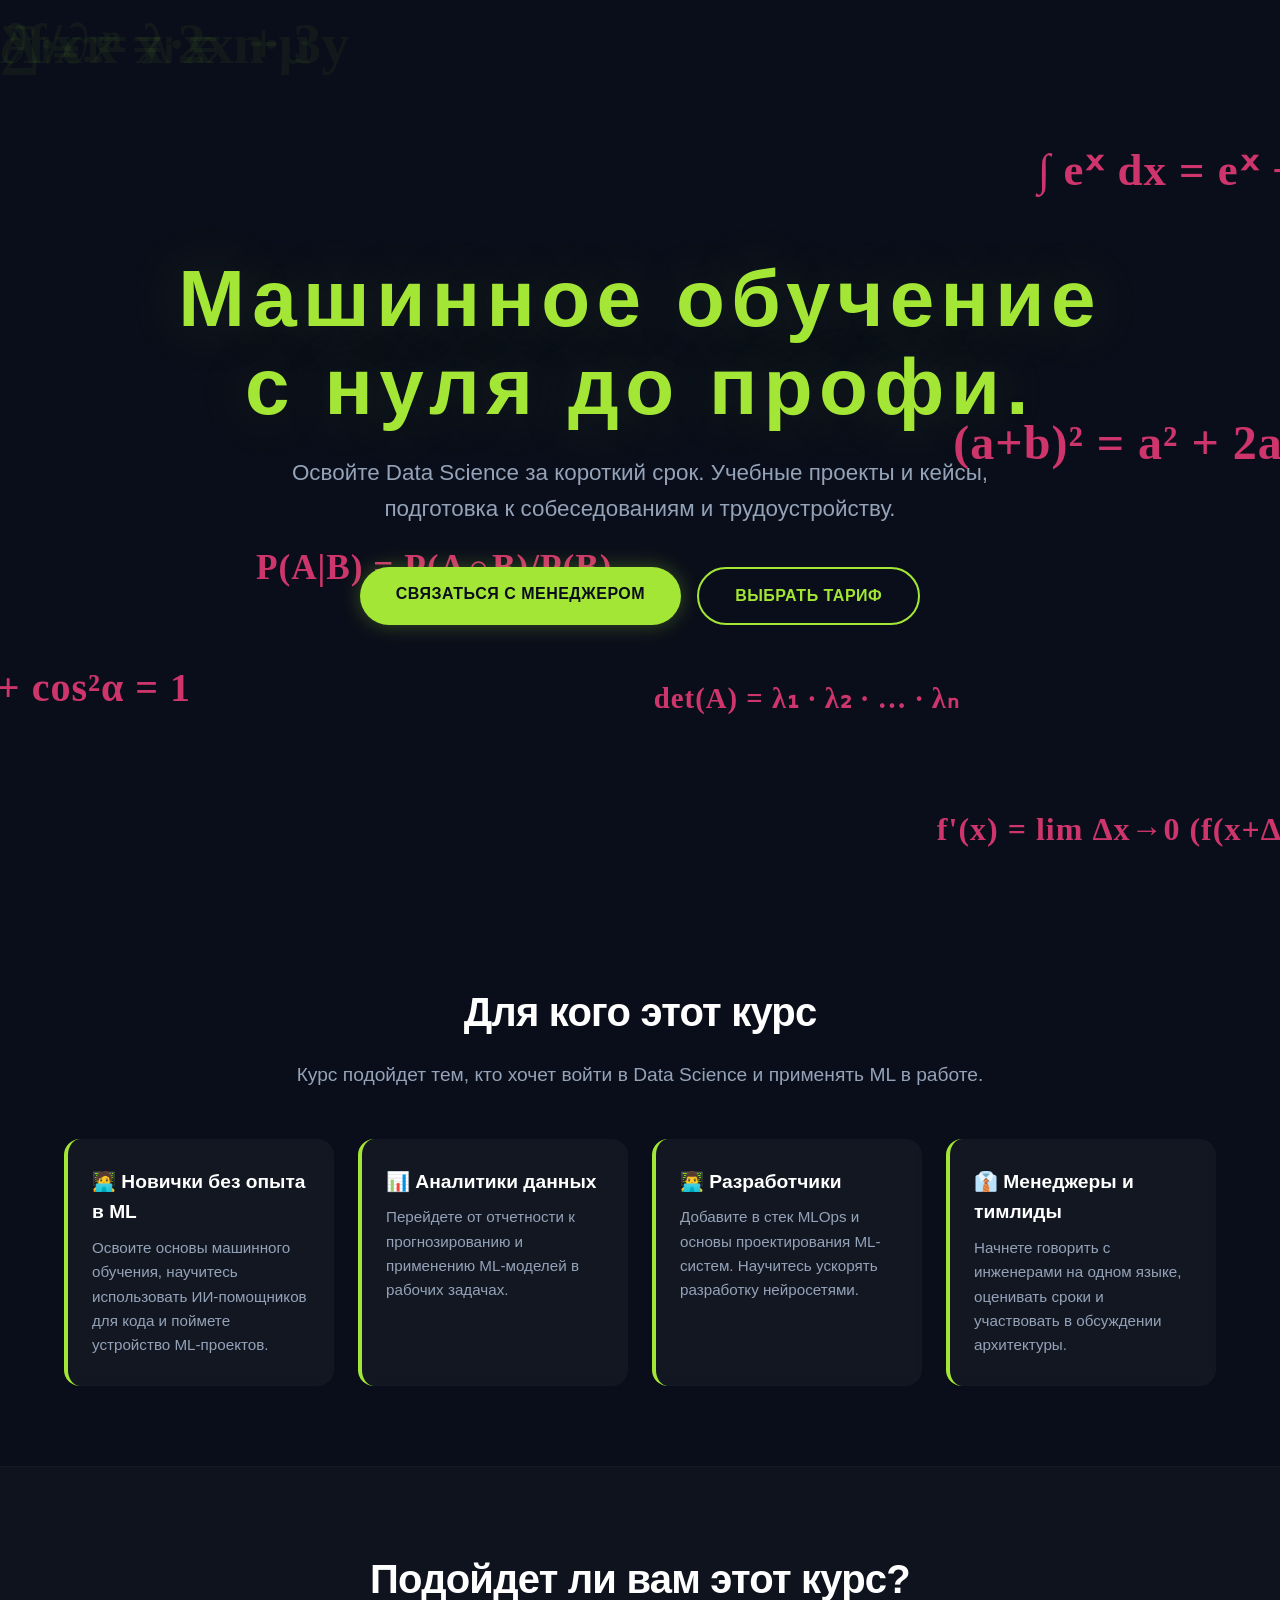
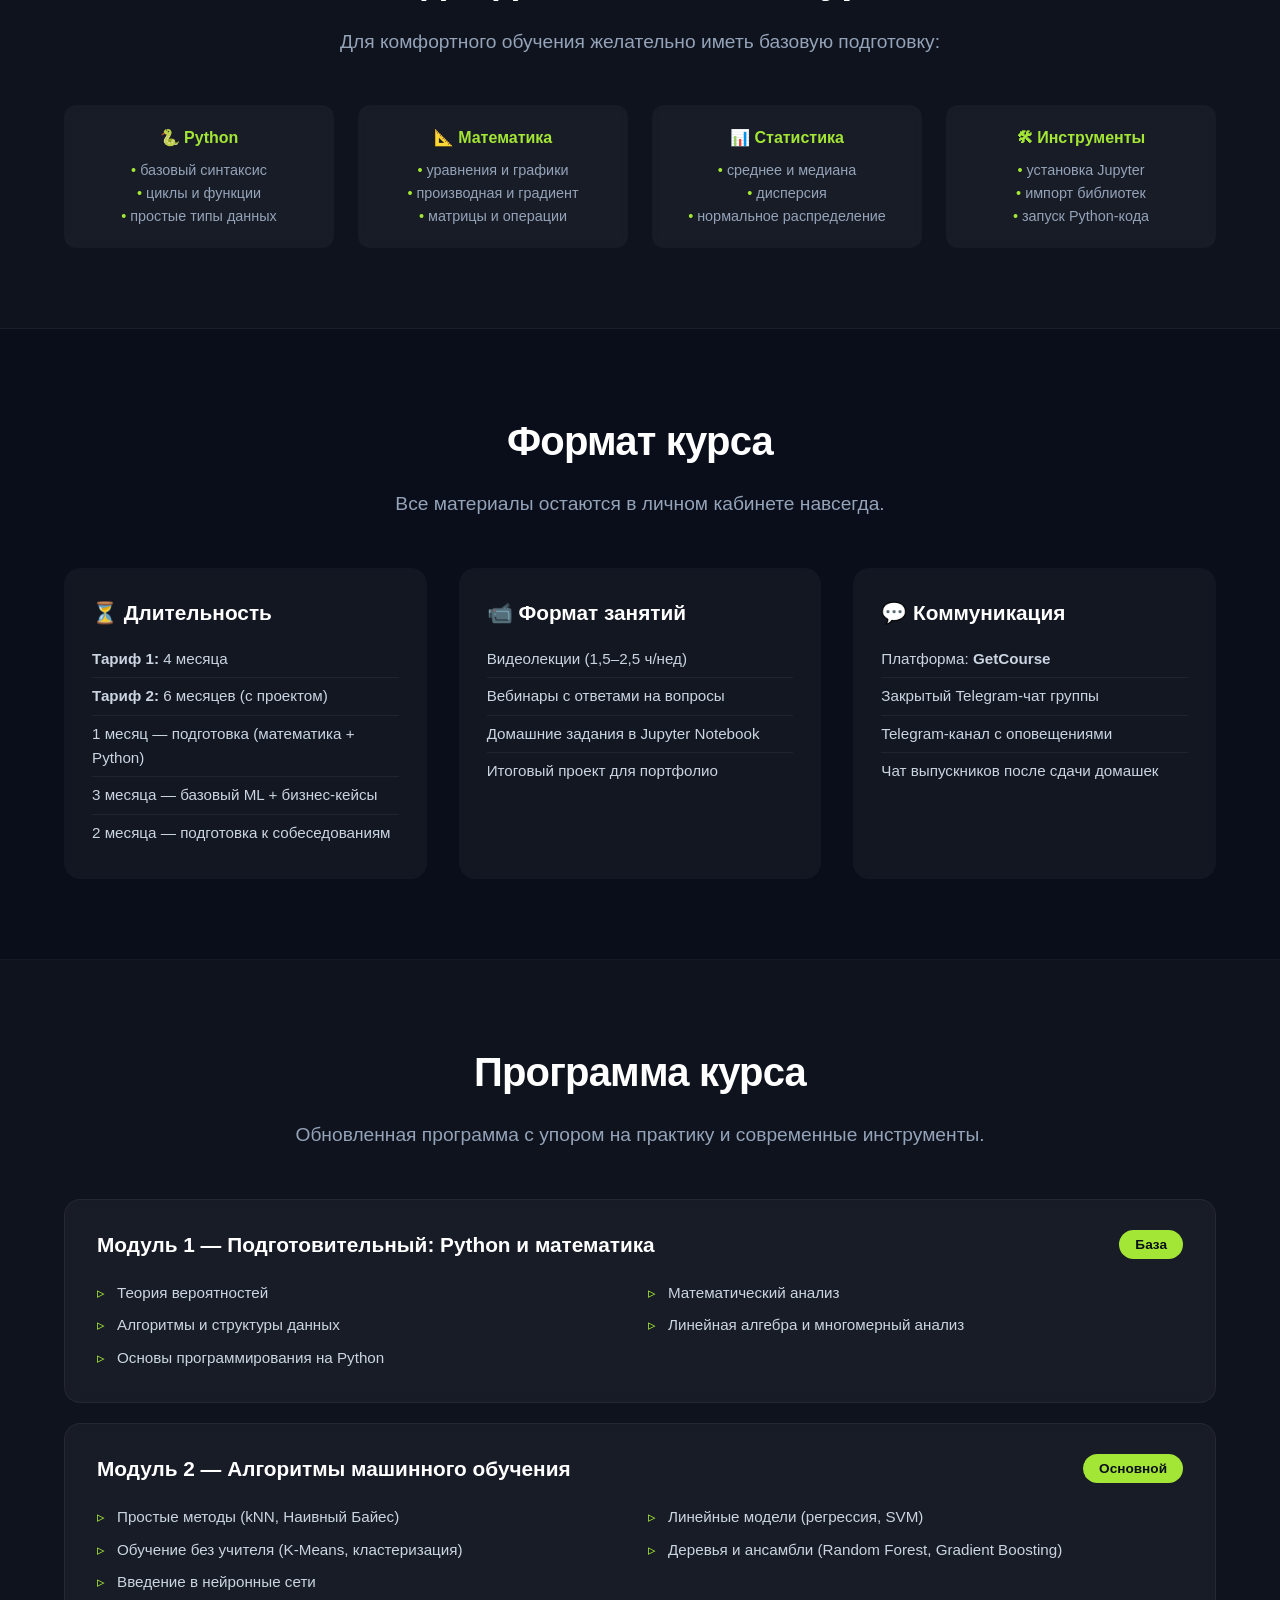
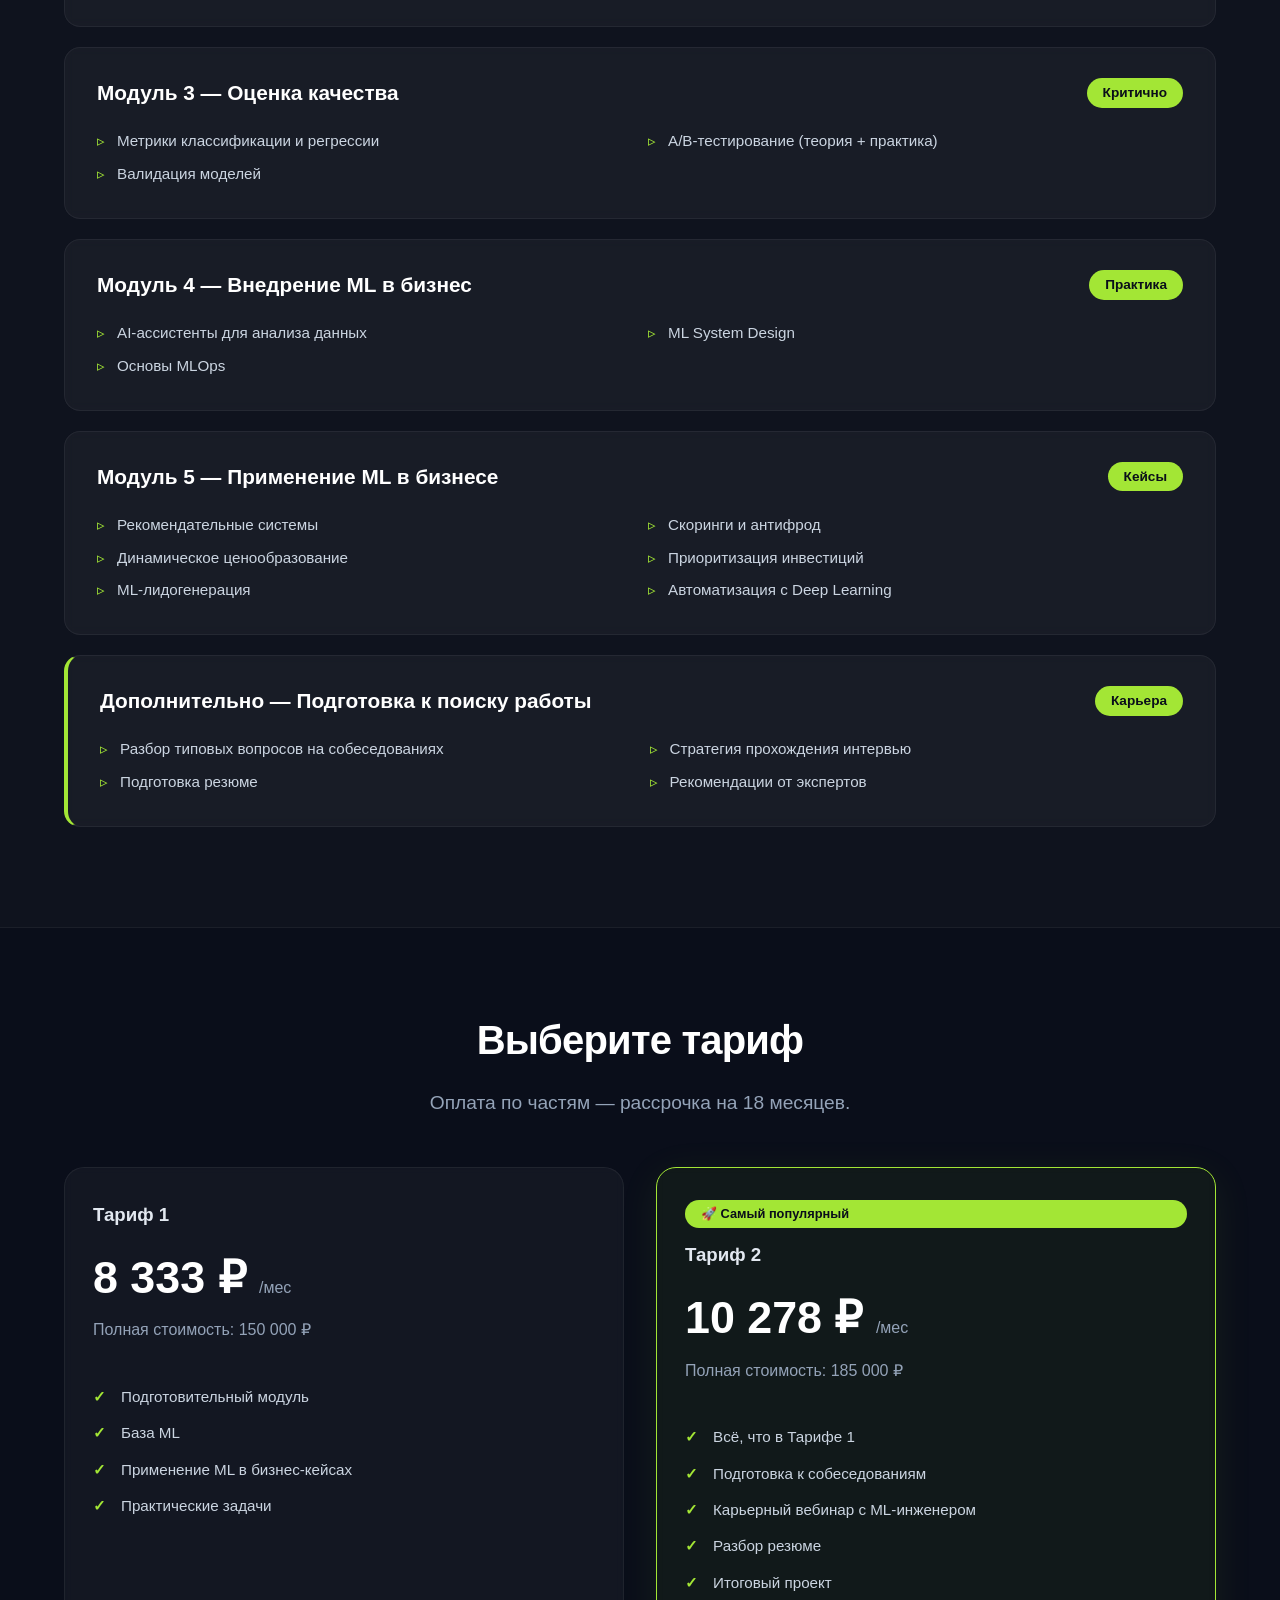
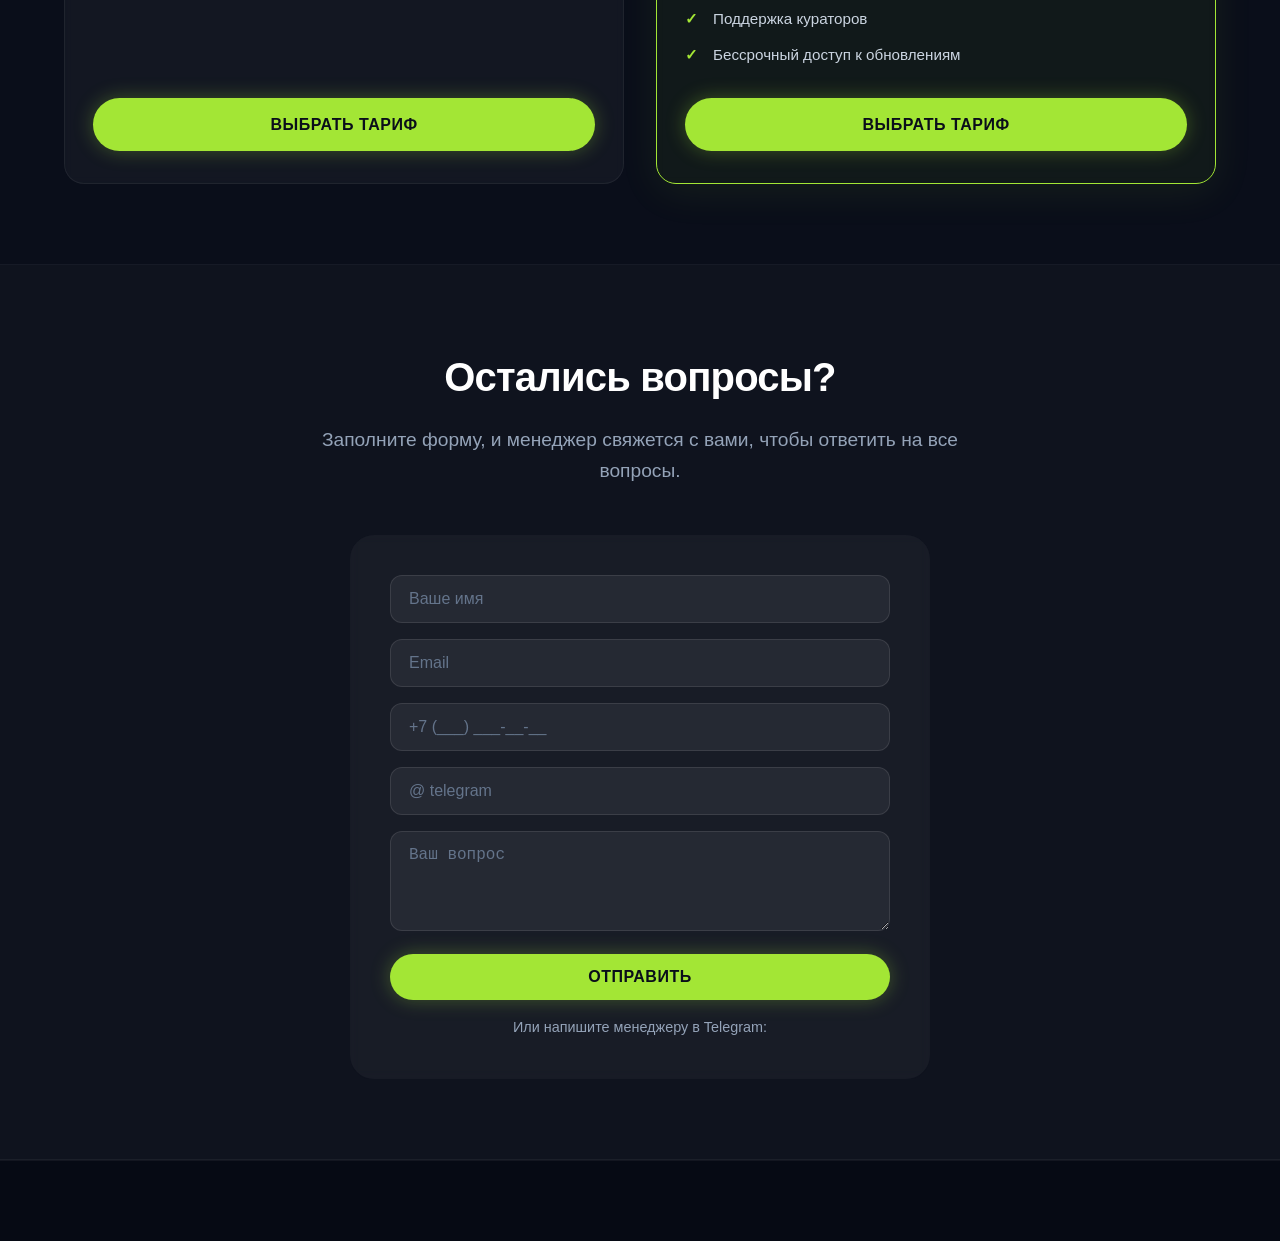
<file: templates/index2.html>
<!DOCTYPE html>
<html lang="ru">
<head>
    <meta charset="UTF-8" />
    <meta name="viewport" content="width=device-width, initial-scale=1.0" />
    <title>ML-Интенсив — Ваш курс</title>
    <style>
        /* ===== ОСНОВНЫЕ СТИЛИ ===== */
        * {
            margin: 0;
            padding: 0;
            box-sizing: border-box;
        }

        body {
            font-family: -apple-system, BlinkMacSystemFont, "Segoe UI", Roboto, Oxygen, Ubuntu, Cantarell, "Open Sans", "Helvetica Neue", sans-serif;
            background: #0a0e1a;
            color: #e2e8f0;
            line-height: 1.6;
            overflow-x: hidden;
        }

        .container {
            max-width: 1200px;
            margin: 0 auto;
            padding: 0 24px;
            position: relative;
            z-index: 2;
        }

        .section {
            padding: 80px 0;
            border-bottom: 1px solid rgba(255, 255, 255, 0.05);
        }

        .section:last-child {
            border-bottom: none;
        }

        .section-title {
            font-size: 2.5rem;
            font-weight: 700;
            text-align: center;
            margin-bottom: 16px;
            letter-spacing: -0.02em;
            color: #ffffff;
        }

        .section-subtitle {
            text-align: center;
            font-size: 1.2rem;
            color: #94a3b8;
            max-width: 700px;
            margin: 0 auto 48px;
        }

        /* ===== КНОПКИ (КИСЛОТНО-ЗЕЛЕНЫЕ) ===== */
        .btn {
            display: inline-block;
            padding: 14px 36px;
            border-radius: 40px;
            font-weight: 700;
            font-size: 1rem;
            text-decoration: none;
            transition: all 0.3s ease;
            border: none;
            cursor: pointer;
            text-transform: uppercase;
            letter-spacing: 0.5px;
        }

        .btn-primary {
            background: #a3e635;
            color: #0a0e1a;
            box-shadow: 0 0 20px rgba(163, 230, 53, 0.3);
        }

        .btn-primary:hover {
            background: #bef264;
            transform: translateY(-3px) scale(1.02);
            box-shadow: 0 0 40px rgba(163, 230, 53, 0.5);
        }

        .btn-outline {
            background: transparent;
            color: #a3e635;
            border: 2px solid #a3e635;
        }

        .btn-outline:hover {
            background: #a3e635;
            color: #0a0e1a;
            transform: translateY(-3px);
            box-shadow: 0 0 30px rgba(163, 230, 53, 0.3);
        }

        .btn-block {
            display: block;
            width: 100%;
            text-align: center;
        }

        /* ===== HERO С АНИМАЦИЕЙ ФОРМУЛ ===== */
        .hero {
            position: relative;
            padding: 100px 0 120px;
            background: #0a0e1a;
            overflow: hidden;
            min-height: 100vh;
            display: flex;
            align-items: center;
        }

        .formula-bg {
            position: absolute;
            top: 0;
            left: 0;
            width: 100%;
            height: 100%;
            pointer-events: none;
            z-index: 0;
            overflow: hidden;
        }

        .formula {
            position: absolute;
            font-size: 1.8rem;
            font-weight: 700;
            color: rgba(255, 64, 129, 0.8);
            white-space: nowrap;
            animation: floatFormula 20s infinite linear;
            font-family: 'Times New Roman', serif;
            letter-spacing: 1px;
        }

        .formula:nth-child(1) { top: 5%; left: -10%; animation-duration: 25s; font-size: 2.2rem; }
        .formula:nth-child(2) { top: 15%; right: -5%; animation-duration: 30s; animation-delay: -3s; font-size: 2.8rem; }
        .formula:nth-child(3) { top: 30%; left: -15%; animation-duration: 22s; animation-delay: -7s; font-size: 2rem; }
        .formula:nth-child(4) { top: 45%; right: -10%; animation-duration: 28s; animation-delay: -12s; font-size: 3rem; }
        .formula:nth-child(5) { bottom: 20%; left: -8%; animation-duration: 26s; animation-delay: -5s; font-size: 2.5rem; }
        .formula:nth-child(6) { bottom: 5%; right: -12%; animation-duration: 32s; animation-delay: -9s; font-size: 2rem; }
        .formula:nth-child(7) { top: 60%; left: 20%; animation-duration: 35s; animation-delay: -15s; font-size: 2.2rem; }
        .formula:nth-child(8) { top: 75%; right: 25%; animation-duration: 27s; animation-delay: -4s; font-size: 1.8rem; }

        @keyframes floatFormula {
            0% { transform: translateX(0) translateY(0) rotate(0deg); opacity: 0.3; }
            25% { transform: translateX(120px) translateY(-40px) rotate(5deg); opacity: 0.7; }
            50% { transform: translateX(-80px) translateY(60px) rotate(-3deg); opacity: 0.4; }
            75% { transform: translateX(150px) translateY(-20px) rotate(7deg); opacity: 0.8; }
            100% { transform: translateX(-100px) translateY(30px) rotate(-5deg); opacity: 0.3; }
        }

        .formula-bright {
            position: absolute;
            font-size: 3.5rem;
            font-weight: 700;
            color: rgba(163, 230, 53, 0.05);
            white-space: nowrap;
            animation: floatFormulaBright 40s infinite linear;
            font-family: 'Times New Roman', serif;
        }

        .formula-bright:nth-child(1) { top: 10%; left: 30%; animation-duration: 45s; }
        .formula-bright:nth-child(2) { bottom: 15%; right: 10%; animation-duration: 50s; animation-delay: -10s; }
        .formula-bright:nth-child(3) { top: 50%; left: 60%; animation-duration: 38s; animation-delay: -20s; }

        @keyframes floatFormulaBright {
            0% { transform: translateX(0) translateY(0) rotate(0deg); opacity: 0.05; }
            50% { transform: translateX(200px) translateY(-80px) rotate(10deg); opacity: 0.15; }
            100% { transform: translateX(-200px) translateY(80px) rotate(-10deg); opacity: 0.05; }
        }

        .hero-content {
            position: relative;
            z-index: 2;
            text-align: center;
            width: 100%;
        }

        .hero-content h1 {
            font-size: clamp(2.8rem, 8vw, 5rem);
            font-weight: 800;
            line-height: 1.1;
            letter-spacing: 0.08em;
            margin-bottom: 24px;
            color: #a3e635;
            text-shadow: 0 0 60px rgba(163, 230, 53, 0.15);
            width: 100%;
            max-width: 100%;
            word-break: break-word;
        }

        .hero-content .subtitle {
            font-size: 1.4rem;
            color: #94a3b8;
            max-width: 700px;
            margin: 0 auto 40px;
        }

        .hero-buttons {
            display: flex;
            flex-wrap: wrap;
            justify-content: center;
            gap: 16px;
        }

        /* ===== ОСТАЛЬНЫЕ БЛОКИ ===== */
        .audience-grid {
            display: grid;
            grid-template-columns: repeat(auto-fit, minmax(240px, 1fr));
            gap: 24px;
            margin-top: 16px;
        }

        .audience-card {
            background: rgba(255, 255, 255, 0.04);
            padding: 28px 24px;
            border-radius: 16px;
            border-left: 4px solid #a3e635;
            transition: 0.3s;
            backdrop-filter: blur(4px);
        }

        .audience-card:hover {
            background: rgba(255, 255, 255, 0.08);
            transform: translateY(-4px);
        }

        .audience-card h3 {
            font-size: 1.2rem;
            margin-bottom: 8px;
            color: #ffffff;
        }

        .audience-card p {
            color: #94a3b8;
            font-size: 0.95rem;
        }

        .requirements-grid {
            display: grid;
            grid-template-columns: repeat(auto-fit, minmax(200px, 1fr));
            gap: 24px;
            margin-top: 16px;
        }

        .req-item {
            background: rgba(255, 255, 255, 0.04);
            padding: 20px;
            border-radius: 12px;
            text-align: center;
            backdrop-filter: blur(4px);
        }

        .req-item h4 {
            font-weight: 600;
            margin-bottom: 8px;
            color: #a3e635;
        }

        .req-item ul {
            list-style: none;
            font-size: 0.9rem;
            color: #94a3b8;
        }

        .req-item ul li::before {
            content: "• ";
            color: #a3e635;
        }

        .format-grid {
            display: grid;
            grid-template-columns: repeat(auto-fit, minmax(280px, 1fr));
            gap: 32px;
            margin-top: 16px;
        }

        .format-card {
            background: rgba(255, 255, 255, 0.04);
            padding: 28px;
            border-radius: 16px;
            backdrop-filter: blur(4px);
        }

        .format-card h3 {
            font-size: 1.3rem;
            margin-bottom: 12px;
            color: #ffffff;
        }

        .format-card ul {
            list-style: none;
            padding: 0;
        }

        .format-card ul li {
            padding: 6px 0;
            border-bottom: 1px solid rgba(255, 255, 255, 0.06);
            font-size: 0.95rem;
            color: #cbd5e1;
        }

        .format-card ul li:last-child {
            border-bottom: none;
        }

        .module {
            background: rgba(255, 255, 255, 0.04);
            border-radius: 16px;
            padding: 28px 32px;
            margin-bottom: 20px;
            border: 1px solid rgba(255, 255, 255, 0.06);
            backdrop-filter: blur(4px);
        }

        .module-header {
            display: flex;
            justify-content: space-between;
            align-items: center;
            cursor: pointer;
            flex-wrap: wrap;
        }

        .module-header h3 {
            font-size: 1.3rem;
            font-weight: 600;
            color: #ffffff;
        }

        .module-header span {
            background: #a3e635;
            color: #0a0e1a;
            padding: 4px 16px;
            border-radius: 40px;
            font-size: 0.85rem;
            font-weight: 700;
        }

        .module-body {
            margin-top: 16px;
            display: grid;
            grid-template-columns: 1fr 1fr;
            gap: 16px;
        }

        .module-body ul {
            list-style: none;
            padding: 0;
        }

        .module-body ul li {
            padding: 4px 0 4px 20px;
            position: relative;
            font-size: 0.95rem;
            color: #cbd5e1;
        }

        .module-body ul li::before {
            content: "▹";
            position: absolute;
            left: 0;
            color: #a3e635;
        }

        .pricing-grid {
            display: grid;
            grid-template-columns: repeat(auto-fit, minmax(300px, 1fr));
            gap: 32px;
            margin-top: 16px;
        }

        .pricing-card {
            background: rgba(255, 255, 255, 0.04);
            border-radius: 20px;
            padding: 32px 28px;
            border: 1px solid rgba(255, 255, 255, 0.06);
            transition: 0.3s;
            display: flex;
            flex-direction: column;
            backdrop-filter: blur(4px);
        }

        .pricing-card:hover {
            border-color: #a3e635;
            box-shadow: 0 8px 40px rgba(163, 230, 53, 0.05);
        }

        .pricing-card.popular {
            border-color: #a3e635;
            background: rgba(163, 230, 53, 0.05);
            box-shadow: 0 8px 40px rgba(163, 230, 53, 0.08);
        }

        .pricing-card .price {
            font-size: 2.8rem;
            font-weight: 700;
            margin: 12px 0 4px;
            color: #ffffff;
        }

        .pricing-card .price small {
            font-size: 1rem;
            font-weight: 400;
            color: #94a3b8;
        }

        .pricing-card .price-desc {
            color: #94a3b8;
            margin-bottom: 20px;
        }

        .pricing-card ul {
            list-style: none;
            padding: 0;
            margin: 16px 0 24px;
            flex: 1;
        }

        .pricing-card ul li {
            padding: 6px 0 6px 28px;
            position: relative;
            font-size: 0.95rem;
            color: #cbd5e1;
        }

        .pricing-card ul li::before {
            content: "✓";
            position: absolute;
            left: 0;
            color: #a3e635;
            font-weight: 700;
        }

        .pricing-card .btn {
            margin-top: auto;
        }

        .form-box {
            max-width: 580px;
            margin: 0 auto;
            background: rgba(255, 255, 255, 0.04);
            padding: 40px;
            border-radius: 24px;
            text-align: center;
            backdrop-filter: blur(4px);
        }

        .form-box input,
        .form-box textarea {
            width: 100%;
            padding: 14px 18px;
            border: 1px solid rgba(255, 255, 255, 0.1);
            border-radius: 12px;
            font-size: 1rem;
            margin-bottom: 16px;
            transition: 0.2s;
            background: rgba(255, 255, 255, 0.06);
            color: #ffffff;
        }

        .form-box input:focus,
        .form-box textarea:focus {
            outline: none;
            border-color: #a3e635;
            box-shadow: 0 0 0 3px rgba(163, 230, 53, 0.15);
            background: rgba(255, 255, 255, 0.08);
        }

        .form-box input::placeholder,
        .form-box textarea::placeholder {
            color: #64748b;
        }

        .form-box textarea {
            min-height: 100px;
            resize: vertical;
        }

        .footer {
            background: #060a14;
            color: #64748b;
            padding: 40px 0;
            text-align: center;
            font-size: 0.9rem;
            border-top: 1px solid rgba(255, 255, 255, 0.05);
        }

        .footer a {
            color: #94a3b8;
            text-decoration: none;
        }

        .footer a:hover {
            color: #a3e635;
        }

        .badge-green {
            background: #a3e635;
            color: #0a0e1a;
            padding: 4px 16px;
            border-radius: 40px;
            font-size: 0.8rem;
            font-weight: 700;
            display: inline-block;
        }

        .form-message {
            margin-top: 16px;
            padding: 12px;
            border-radius: 8px;
            display: none;
        }

        .form-message.success {
            display: block;
            background: rgba(163, 230, 53, 0.15);
            color: #a3e635;
            border: 1px solid rgba(163, 230, 53, 0.3);
        }

        .form-message.error {
            display: block;
            background: rgba(255, 64, 129, 0.15);
            color: #ff4081;
            border: 1px solid rgba(255, 64, 129, 0.3);
        }

        /* ===== АДАПТИВ ===== */
        @media (max-width: 768px) {
            .hero {
                padding: 60px 0 80px;
                min-height: auto;
            }

            .hero-content h1 {
                font-size: 2.8rem;
            }

            .section-title {
                font-size: 2rem;
            }

            .module-body {
                grid-template-columns: 1fr;
            }

            .pricing-grid {
                grid-template-columns: 1fr;
            }

            .form-box {
                padding: 24px;
            }

            .formula {
                font-size: 1.2rem !important;
            }
            .formula-bright {
                font-size: 2rem !important;
            }
        }

        @media (max-width: 480px) {
            .hero-content h1 {
                font-size: 2.2rem;
            }

            .section {
                padding: 48px 0;
            }

            .btn {
                padding: 12px 28px;
                font-size: 0.9rem;
            }
        }
    </style>
</head>
<body>

    <!-- ============================================ -->
    <!-- БЛОК 1: HERO С АНИМАЦИЕЙ ФОРМУЛ             -->
    <!-- ============================================ -->
    <section class="hero">
        <div class="formula-bg">
            <div class="formula">E = mc²</div>
            <div class="formula">∫ eˣ dx = eˣ + C</div>
            <div class="formula">∇·E = ρ/ε₀</div>
            <div class="formula">(a+b)² = a² + 2ab + b²</div>
            <div class="formula">sin²α + cos²α = 1</div>
            <div class="formula">f'(x) = lim Δx→0 (f(x+Δx)-f(x))/Δx</div>
            <div class="formula">P(A|B) = P(A∩B)/P(B)</div>
            <div class="formula">det(A) = λ₁ · λ₂ · … · λₙ</div>
            <div class="formula-bright">∂f/∂x = 2x + 3y</div>
            <div class="formula-bright">∑ᵢ₌₁ⁿ xᵢ = n·μ</div>
            <div class="formula-bright">A·x = λ·x</div>
        </div>

        <div class="container">
            <div class="hero-content">
                <h1>Машинное обучение<br />с нуля до профи.</h1>
                <p class="subtitle">
                    Освойте Data Science за короткий срок. Учебные проекты и кейсы, подготовка к собеседованиям и трудоустройству.
                </p>
                <div class="hero-buttons">
                    <!-- ===== КНОПКА "СВЯЗАТЬСЯ С МЕНЕДЖЕРОМ" ===== -->
                    <!-- ВЫБЕРИТЕ ОДИН ИЗ ВАРИАНТОВ: -->
                    <!-- Вариант 1: Telegram -->
                    <a href="https://t.me/terehinvi" target="_blank" class="btn btn-primary">Связаться с менеджером</a>
                    <!-- Вариант 2: ВКонтакте (замените ссылку) -->
                    <!-- <a href="https://vk.com/ваш_менеджер" target="_blank" class="btn btn-primary">Связаться с менеджером</a> -->
                    <a href="#pricing" class="btn btn-outline">Выбрать тариф</a>
                </div>
            </div>
        </div>
    </section>

    <!-- ============================================ -->
    <!-- БЛОК 2: ДЛЯ КОГО ЭТОТ КУРС                  -->
    <!-- ============================================ -->
    <section class="section">
        <div class="container">
            <h2 class="section-title">Для кого этот курс</h2>
            <p class="section-subtitle">
                Курс подойдет тем, кто хочет войти в Data Science и применять ML в работе.
            </p>
            <div class="audience-grid">
                <div class="audience-card">
                    <h3>🧑‍💻 Новички без опыта в ML</h3>
                    <p>Освоите основы машинного обучения, научитесь использовать ИИ-помощников для кода и поймете устройство ML-проектов.</p>
                </div>
                <div class="audience-card">
                    <h3>📊 Аналитики данных</h3>
                    <p>Перейдете от отчетности к прогнозированию и применению ML-моделей в рабочих задачах.</p>
                </div>
                <div class="audience-card">
                    <h3>👨‍💻 Разработчики</h3>
                    <p>Добавите в стек MLOps и основы проектирования ML-систем. Научитесь ускорять разработку нейросетями.</p>
                </div>
                <div class="audience-card">
                    <h3>👔 Менеджеры и тимлиды</h3>
                    <p>Начнете говорить с инженерами на одном языке, оценивать сроки и участвовать в обсуждении архитектуры.</p>
                </div>
            </div>
        </div>
    </section>

    <!-- ============================================ -->
    <!-- БЛОК 3: ТРЕБОВАНИЯ                          -->
    <!-- ============================================ -->
    <section class="section" style="background: rgba(255,255,255,0.02);">
        <div class="container">
            <h2 class="section-title">Подойдет ли вам этот курс?</h2>
            <p class="section-subtitle">
                Для комфортного обучения желательно иметь базовую подготовку:
            </p>
            <div class="requirements-grid">
                <div class="req-item">
                    <h4>🐍 Python</h4>
                    <ul>
                        <li>базовый синтаксис</li>
                        <li>циклы и функции</li>
                        <li>простые типы данных</li>
                    </ul>
                </div>
                <div class="req-item">
                    <h4>📐 Математика</h4>
                    <ul>
                        <li>уравнения и графики</li>
                        <li>производная и градиент</li>
                        <li>матрицы и операции</li>
                    </ul>
                </div>
                <div class="req-item">
                    <h4>📊 Статистика</h4>
                    <ul>
                        <li>среднее и медиана</li>
                        <li>дисперсия</li>
                        <li>нормальное распределение</li>
                    </ul>
                </div>
                <div class="req-item">
                    <h4>🛠 Инструменты</h4>
                    <ul>
                        <li>установка Jupyter</li>
                        <li>импорт библиотек</li>
                        <li>запуск Python-кода</li>
                    </ul>
                </div>
            </div>
        </div>
    </section>

    <!-- ============================================ -->
    <!-- БЛОК 4: ФОРМАТ ОБУЧЕНИЯ                     -->
    <!-- ============================================ -->
    <section class="section">
        <div class="container">
            <h2 class="section-title">Формат курса</h2>
            <p class="section-subtitle">
                Все материалы остаются в личном кабинете навсегда.
            </p>
            <div class="format-grid">
                <div class="format-card">
                    <h3>⏳ Длительность</h3>
                    <ul>
                        <li><strong>Тариф 1:</strong> 4 месяца</li>
                        <li><strong>Тариф 2:</strong> 6 месяцев (с проектом)</li>
                        <li>1 месяц — подготовка (математика + Python)</li>
                        <li>3 месяца — базовый ML + бизнес-кейсы</li>
                        <li>2 месяца — подготовка к собеседованиям</li>
                    </ul>
                </div>
                <div class="format-card">
                    <h3>📹 Формат занятий</h3>
                    <ul>
                        <li>Видеолекции (1,5–2,5 ч/нед)</li>
                        <li>Вебинары с ответами на вопросы</li>
                        <li>Домашние задания в Jupyter Notebook</li>
                        <li>Итоговый проект для портфолио</li>
                    </ul>
                </div>
                <div class="format-card">
                    <h3>💬 Коммуникация</h3>
                    <ul>
                        <li>Платформа: <strong>GetCourse</strong></li>
                        <li>Закрытый Telegram-чат группы</li>
                        <li>Telegram-канал с оповещениями</li>
                        <li>Чат выпускников после сдачи домашек</li>
                    </ul>
                </div>
            </div>
        </div>
    </section>

    <!-- ============================================ -->
    <!-- БЛОК 5: ПРОГРАММА КУРСА                     -->
    <!-- ============================================ -->
    <section class="section" style="background: rgba(255,255,255,0.02);">
        <div class="container">
            <h2 class="section-title">Программа курса</h2>
            <p class="section-subtitle">
                Обновленная программа с упором на практику и современные инструменты.
            </p>

            <div class="module">
                <div class="module-header">
                    <h3>Модуль 1 — Подготовительный: Python и математика</h3>
                    <span>База</span>
                </div>
                <div class="module-body">
                    <ul>
                        <li>Теория вероятностей</li>
                        <li>Алгоритмы и структуры данных</li>
                        <li>Основы программирования на Python</li>
                    </ul>
                    <ul>
                        <li>Математический анализ</li>
                        <li>Линейная алгебра и многомерный анализ</li>
                    </ul>
                </div>
            </div>

            <div class="module">
                <div class="module-header">
                    <h3>Модуль 2 — Алгоритмы машинного обучения</h3>
                    <span>Основной</span>
                </div>
                <div class="module-body">
                    <ul>
                        <li>Простые методы (kNN, Наивный Байес)</li>
                        <li>Обучение без учителя (K-Means, кластеризация)</li>
                        <li>Введение в нейронные сети</li>
                    </ul>
                    <ul>
                        <li>Линейные модели (регрессия, SVM)</li>
                        <li>Деревья и ансамбли (Random Forest, Gradient Boosting)</li>
                    </ul>
                </div>
            </div>

            <div class="module">
                <div class="module-header">
                    <h3>Модуль 3 — Оценка качества</h3>
                    <span>Критично</span>
                </div>
                <div class="module-body">
                    <ul>
                        <li>Метрики классификации и регрессии</li>
                        <li>Валидация моделей</li>
                    </ul>
                    <ul>
                        <li>A/B-тестирование (теория + практика)</li>
                    </ul>
                </div>
            </div>

            <div class="module">
                <div class="module-header">
                    <h3>Модуль 4 — Внедрение ML в бизнес</h3>
                    <span>Практика</span>
                </div>
                <div class="module-body">
                    <ul>
                        <li>AI-ассистенты для анализа данных</li>
                        <li>Основы MLOps</li>
                    </ul>
                    <ul>
                        <li>ML System Design</li>
                    </ul>
                </div>
            </div>

            <div class="module">
                <div class="module-header">
                    <h3>Модуль 5 — Применение ML в бизнесе</h3>
                    <span>Кейсы</span>
                </div>
                <div class="module-body">
                    <ul>
                        <li>Рекомендательные системы</li>
                        <li>Динамическое ценообразование</li>
                        <li>ML-лидогенерация</li>
                    </ul>
                    <ul>
                        <li>Скоринги и антифрод</li>
                        <li>Приоритизация инвестиций</li>
                        <li>Автоматизация с Deep Learning</li>
                    </ul>
                </div>
            </div>

            <div class="module" style="border-left: 4px solid #a3e635;">
                <div class="module-header">
                    <h3>Дополнительно — Подготовка к поиску работы</h3>
                    <span>Карьера</span>
                </div>
                <div class="module-body">
                    <ul>
                        <li>Разбор типовых вопросов на собеседованиях</li>
                        <li>Подготовка резюме</li>
                    </ul>
                    <ul>
                        <li>Стратегия прохождения интервью</li>
                        <li>Рекомендации от экспертов</li>
                    </ul>
                </div>
            </div>
        </div>
    </section>

    <!-- ============================================ -->
    <!-- БЛОК 6: ТАРИФЫ                              -->
    <!-- ============================================ -->
    <section class="section" id="pricing">
        <div class="container">
            <h2 class="section-title">Выберите тариф</h2>
            <p class="section-subtitle">
                Оплата по частям — рассрочка на 18 месяцев.
            </p>
            <div class="pricing-grid">
                <div class="pricing-card">
                    <h3>Тариф 1</h3>
                    <div class="price">8 333 ₽ <small>/мес</small></div>
                    <div class="price-desc">Полная стоимость: 150 000 ₽</div>
                    <ul>
                        <li>Подготовительный модуль</li>
                        <li>База ML</li>
                        <li>Применение ML в бизнес-кейсах</li>
                        <li>Практические задачи</li>
                    </ul>
                    <a href="#" class="btn btn-primary btn-block">Выбрать тариф</a>
                </div>

                <div class="pricing-card popular">
                    <div style="background: #a3e635; color: #0a0e1a; padding: 4px 16px; border-radius: 40px; display: inline-block; font-size: 0.8rem; font-weight: 700; margin-bottom: 12px;">
                        🚀 Самый популярный
                    </div>
                    <h3>Тариф 2</h3>
                    <div class="price">10 278 ₽ <small>/мес</small></div>
                    <div class="price-desc">Полная стоимость: 185 000 ₽</div>
                    <ul>
                        <li>Всё, что в Тарифе 1</li>
                        <li>Подготовка к собеседованиям</li>
                        <li>Карьерный вебинар с ML-инженером</li>
                        <li>Разбор резюме</li>
                        <li>Итоговый проект</li>
                        <li>Поддержка кураторов</li>
                        <li>Бессрочный доступ к обновлениям</li>
                    </ul>
                    <a href="#" class="btn btn-primary btn-block">Выбрать тариф</a>
                </div>
            </div>
        </div>
    </section>

    <!-- ============================================ -->
    <!-- БЛОК 7: ФОРМА СВЯЗИ                        -->
    <!-- ============================================ -->
    <section class="section" style="background: rgba(255,255,255,0.02);">
        <div class="container">
            <h2 class="section-title">Остались вопросы?</h2>
            <p class="section-subtitle">
                Заполните форму, и менеджер свяжется с вами, чтобы ответить на все вопросы.
            </p>
            <div class="form-box">
                <!-- ===== ФОРМА ===== -->
                <form id="contactForm" action="#" method="POST">
                    <input type="text" id="userName" name="name" placeholder="Ваше имя" required />
                    <input type="email" id="userEmail" name="email" placeholder="Email" required />
                    <input type="tel" id="userPhone" name="phone" placeholder="+7 (___) ___-__-__" />
                    <input type="text" id="userTelegram" name="telegram" placeholder="@ telegram" />
                    <textarea id="userMessage" name="message" placeholder="Ваш вопрос" required></textarea>
                    <button type="submit" class="btn btn-primary btn-block">Отправить</button>
                </form>
                <div id="formMessage" class="form-message"></div>

                <p style="margin-top: 16px; font-size: 0.9rem; color: #94a3b8;">
                    Или напишите менеджеру в Telegram:
<!--                    <a href="https://t.me/ваш_менеджер" target="_blank" style="color: #a3e635; font-weight: 500;">@ваш_менеджер</a>-->
                </p>
            </div>
        </div>
    </section>

    <!-- ============================================ -->
    <!-- ПОДВАЛ                                      -->
    <!-- ============================================ -->
    <footer class="footer">
        <div class="container">
<!--            <p>-->
<!--                ООО “Ваша компания” · ИНН 1234567890<br />-->
<!--                Дата старта потока: 29 июля 2026-->
<!--            </p>-->
<!--            <p style="margin-top: 8px;">-->
<!--                <a href="#">Политика конфиденциальности</a> ·-->
<!--                <a href="#">Договор оферты</a>-->
<!--            </p>-->
        </div>
    </footer>

    <!-- ============================================ -->
    <!-- JS ДЛЯ ФОРМЫ И АККОРДЕОНОВ                 -->
    <!-- ============================================ -->
    <script>
        document.addEventListener('DOMContentLoaded', function() {

            // ==========================================
            // 1. АККОРДЕОНЫ ДЛЯ ПРОГРАММЫ
            // ==========================================
            const modules = document.querySelectorAll('.module');
            modules.forEach(module => {
                const header = module.querySelector('.module-header');
                const body = module.querySelector('.module-body');
                if (header && body) {
                    header.style.cursor = 'pointer';
                    header.addEventListener('click', function() {
                        if (window.innerWidth <= 768) {
                            if (body.style.display === 'none' || body.style.display === '') {
                                body.style.display = 'grid';
                            } else {
                                body.style.display = 'none';
                            }
                        }
                    });
                    if (window.innerWidth <= 768) {
                        body.style.display = 'none';
                    } else {
                        body.style.display = 'grid';
                    }
                }
            });

            window.addEventListener('resize', function() {
                const bodies = document.querySelectorAll('.module-body');
                bodies.forEach(body => {
                    if (window.innerWidth <= 768) {
                        body.style.display = 'none';
                    } else {
                        body.style.display = 'grid';
                    }
                });
            });

            // ==========================================
            // 2. ФОРМА ОТПРАВКИ В TELEGRAM И ПОЧТУ
            // ==========================================

            // ⚙️ НАСТРОЙКИ (ЗАПОЛНИТЕ СВОИМИ ДАННЫМИ):
            const BOT_TOKEN = '8801941059:AAHqTSy2UoFi7Ew3AEnv6h9XVwhbC8b_FZI'; // Токен вашего бота
            const CHAT_ID = '8378833882'; // Ваш Telegram ID
            const MANAGER_EMAIL = 'vitalii.grebnev@mail.ru'; // Email менеджера

            const form = document.getElementById('contactForm');
            const messageDiv = document.getElementById('formMessage');

            form.addEventListener('submit', async function(e) {
                e.preventDefault();

                const name = document.getElementById('userName').value.trim();
                const email = document.getElementById('userEmail').value.trim();
                const phone = document.getElementById('userPhone').value.trim();
                const telegram = document.getElementById('userTelegram').value.trim();
                const message = document.getElementById('userMessage').value.trim();

                // Валидация
                if (!name || !email || !message) {
                    showMessage('Пожалуйста, заполните все обязательные поля.', 'error');
                    return;
                }

                // Формируем текст для Telegram
                const text = `📩 *Новая заявка с сайта!*\n\n` +
                    `👤 *Имя:* ${name}\n` +
                    `📧 *Email:* ${email}\n` +
                    `📞 *Телефон:* ${phone || 'не указан'}\n` +
                    `📞 *Телеграм:* ${telegram || 'не указан'}\n` +
                    `💬 *Вопрос:*\n${message}`;

                // Формируем письмо для почты (через mailto)
                const mailtoLink =
                    `mailto:${MANAGER_EMAIL}?subject=Новая заявка с сайта от ${encodeURIComponent(name)}&body=${encodeURIComponent(
                        `Имя: ${name}\nEmail: ${email}\nТелефон: ${phone || 'не указан'}\n\nВопрос:\n${message}`
                    )}`;

                try {
                    // Отправляем в Telegram через бота
                    const tgResponse = await fetch(
                        `https://api.telegram.org/bot${BOT_TOKEN}/sendMessage`, {
                            method: 'POST',
                            headers: {
                                'Content-Type': 'application/json',
                            },
                            body: JSON.stringify({
                                chat_id: CHAT_ID,
                                text: text,
                                parse_mode: 'Markdown'
                            })
                        }
                    );

                    const tgData = await tgResponse.json();

                    if (tgData.ok) {
                        // Открываем почтовый клиент
                        window.open(mailtoLink, '_blank');

                        showMessage('✅ Заявка отправлена! Менеджер свяжется с вами в ближайшее время.', 'success');
                        form.reset();
                    } else {
                        // Если Telegram не отправился, пробуем только почту
                        window.open(mailtoLink, '_blank');
                        showMessage('⚠️ Заявка отправлена на почту. Менеджер свяжется с вами.', 'success');
                        form.reset();
                    }
                } catch (error) {
                    // Если ошибка — пробуем хотя бы почту
                    window.open(mailtoLink, '_blank');
                    showMessage('⚠️ Заявка отправлена на почту. Менеджер свяжется с вами.', 'success');
                    form.reset();
                }
            });

            function showMessage(text, type) {
                messageDiv.textContent = text;
                messageDiv.className = 'form-message ' + type;
                messageDiv.style.display = 'block';

                // Скрываем сообщение через 10 секунд
                setTimeout(() => {
                    messageDiv.style.display = 'none';
                    messageDiv.className = 'form-message';
                }, 10000);
            }
        });
    </script>

</body>
</html>
</file>
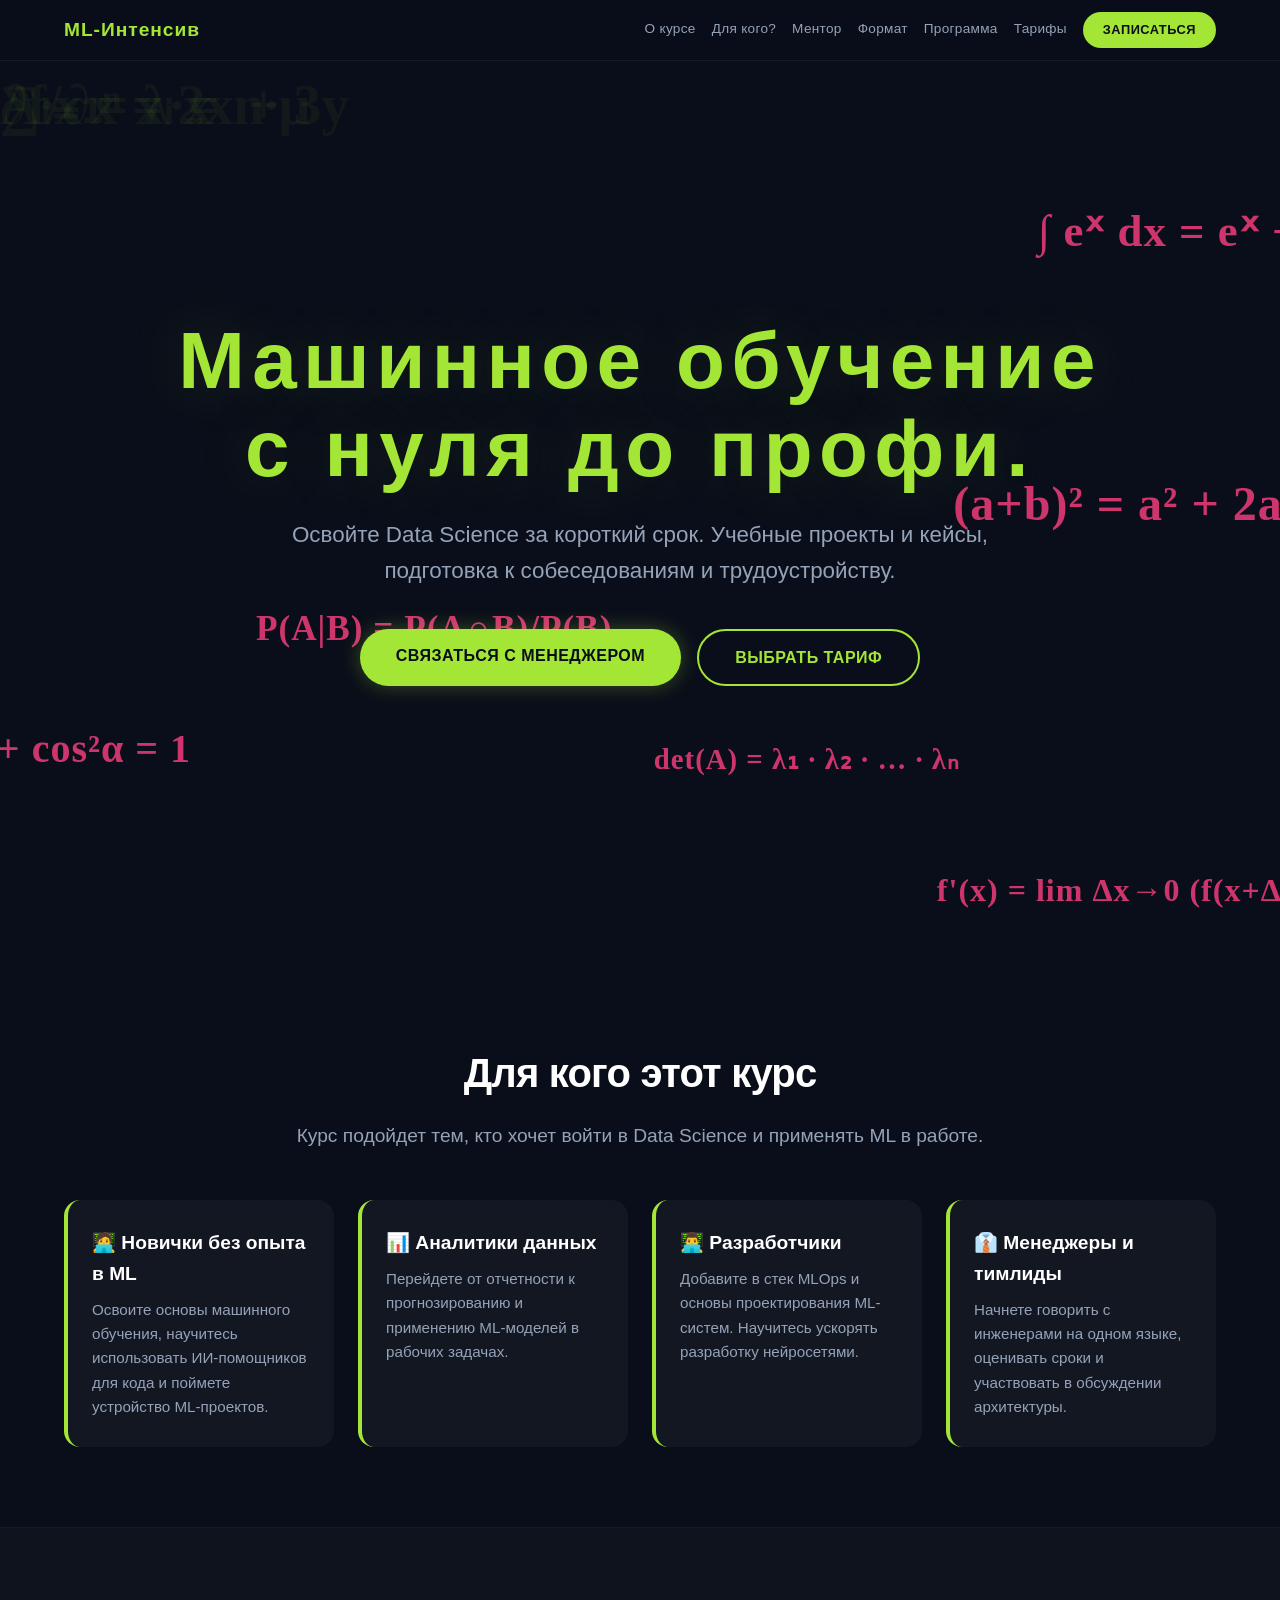
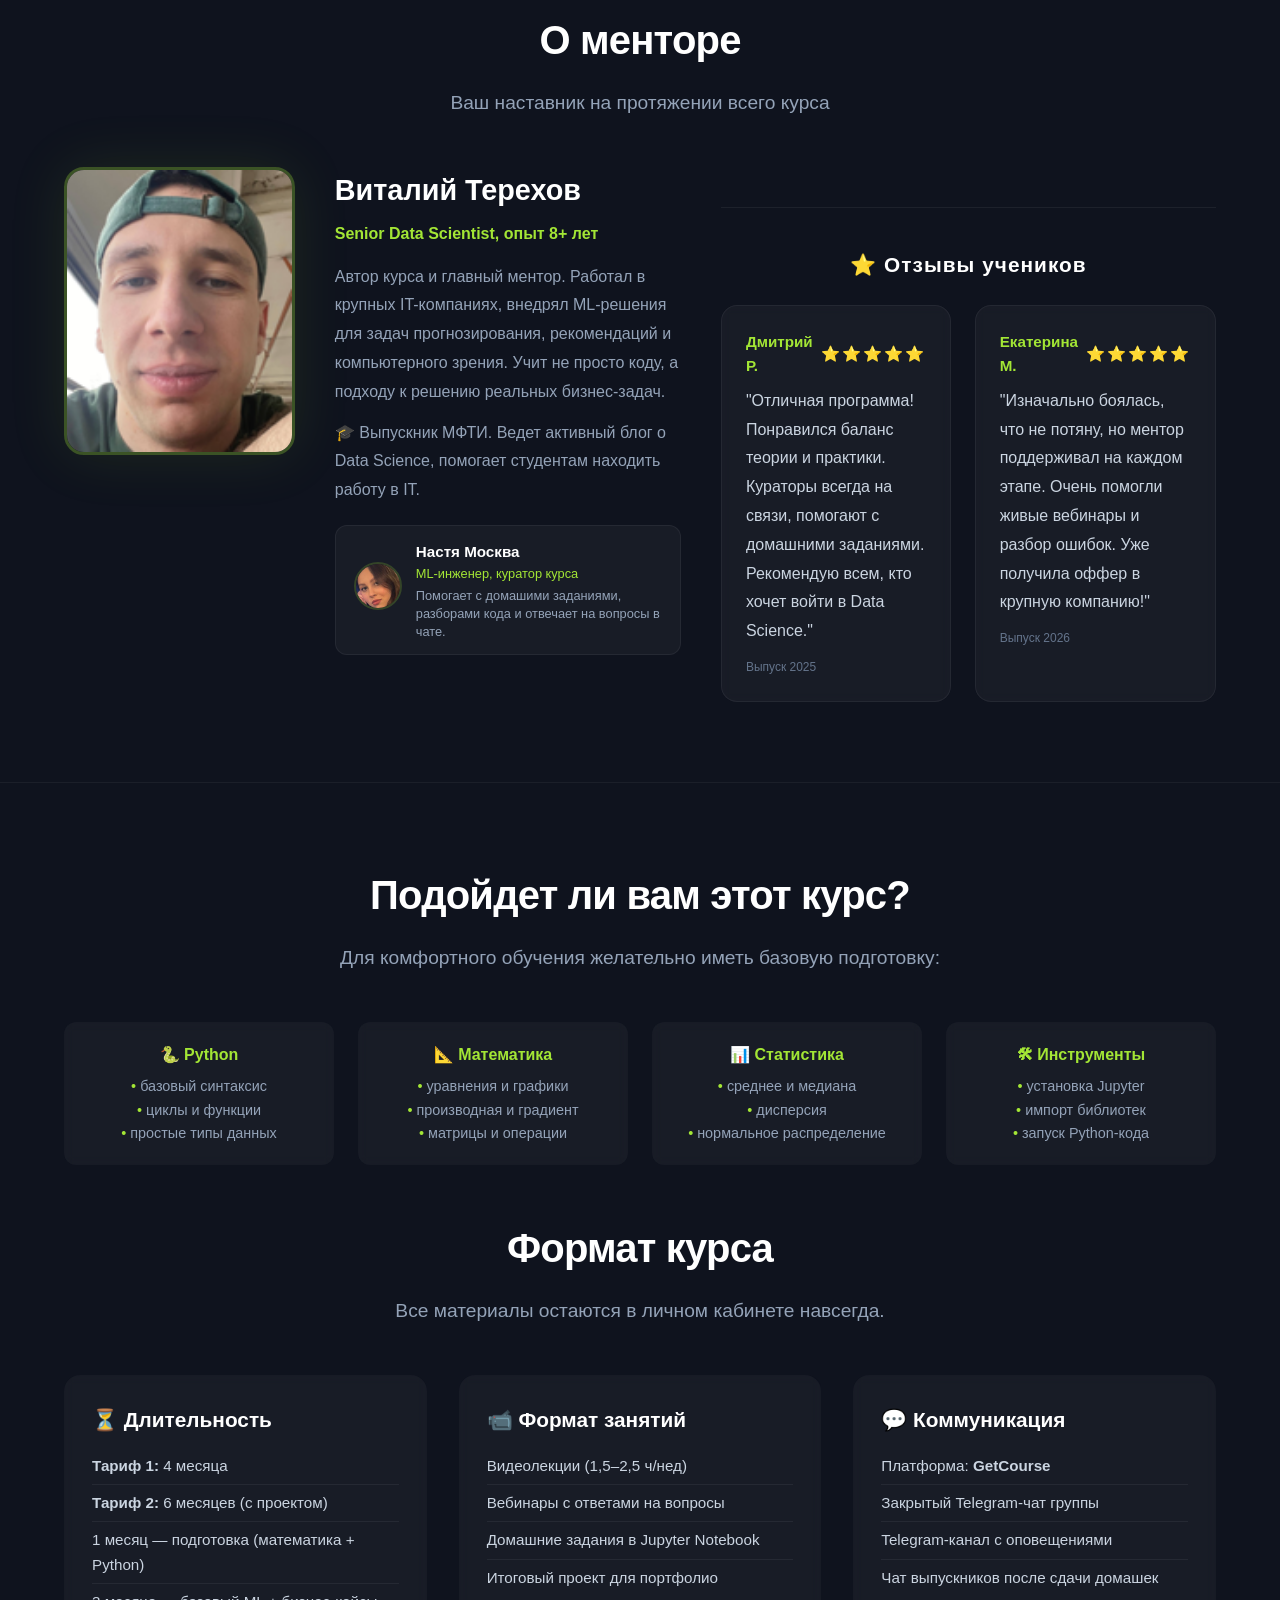
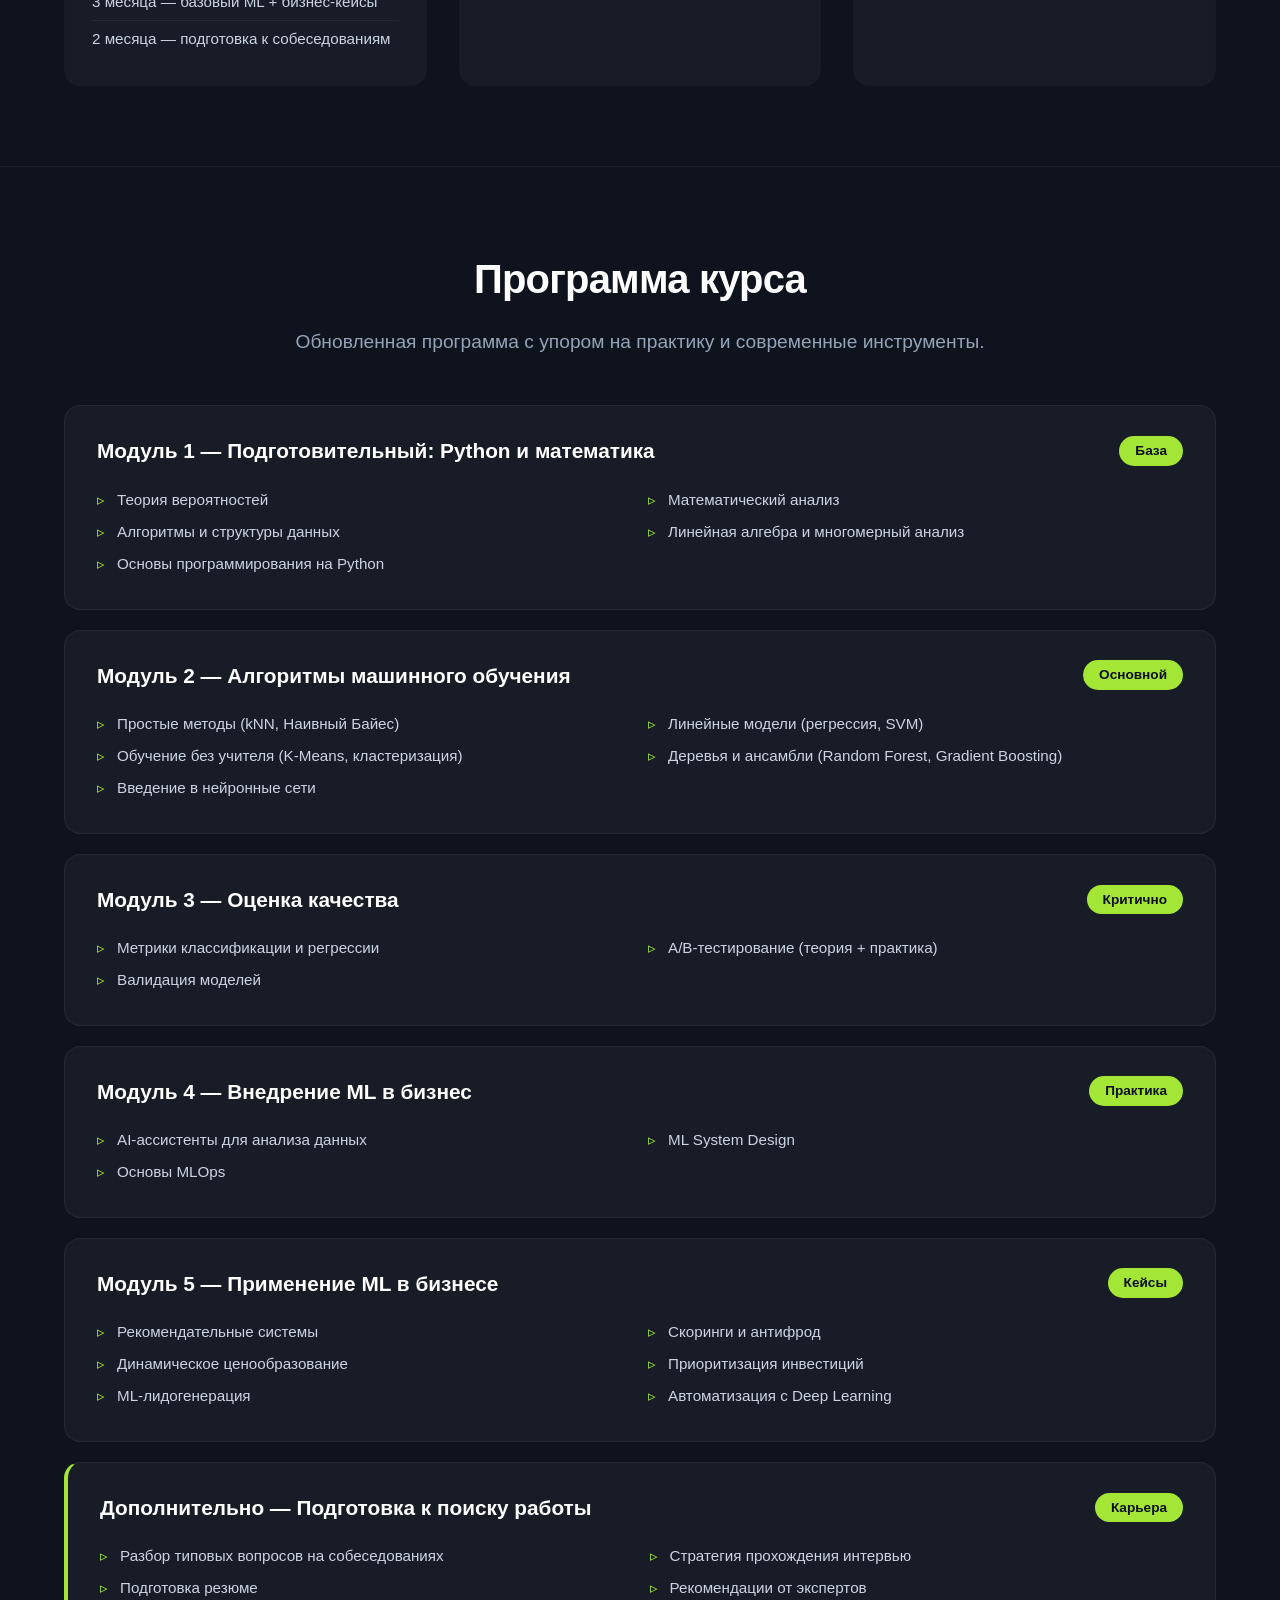
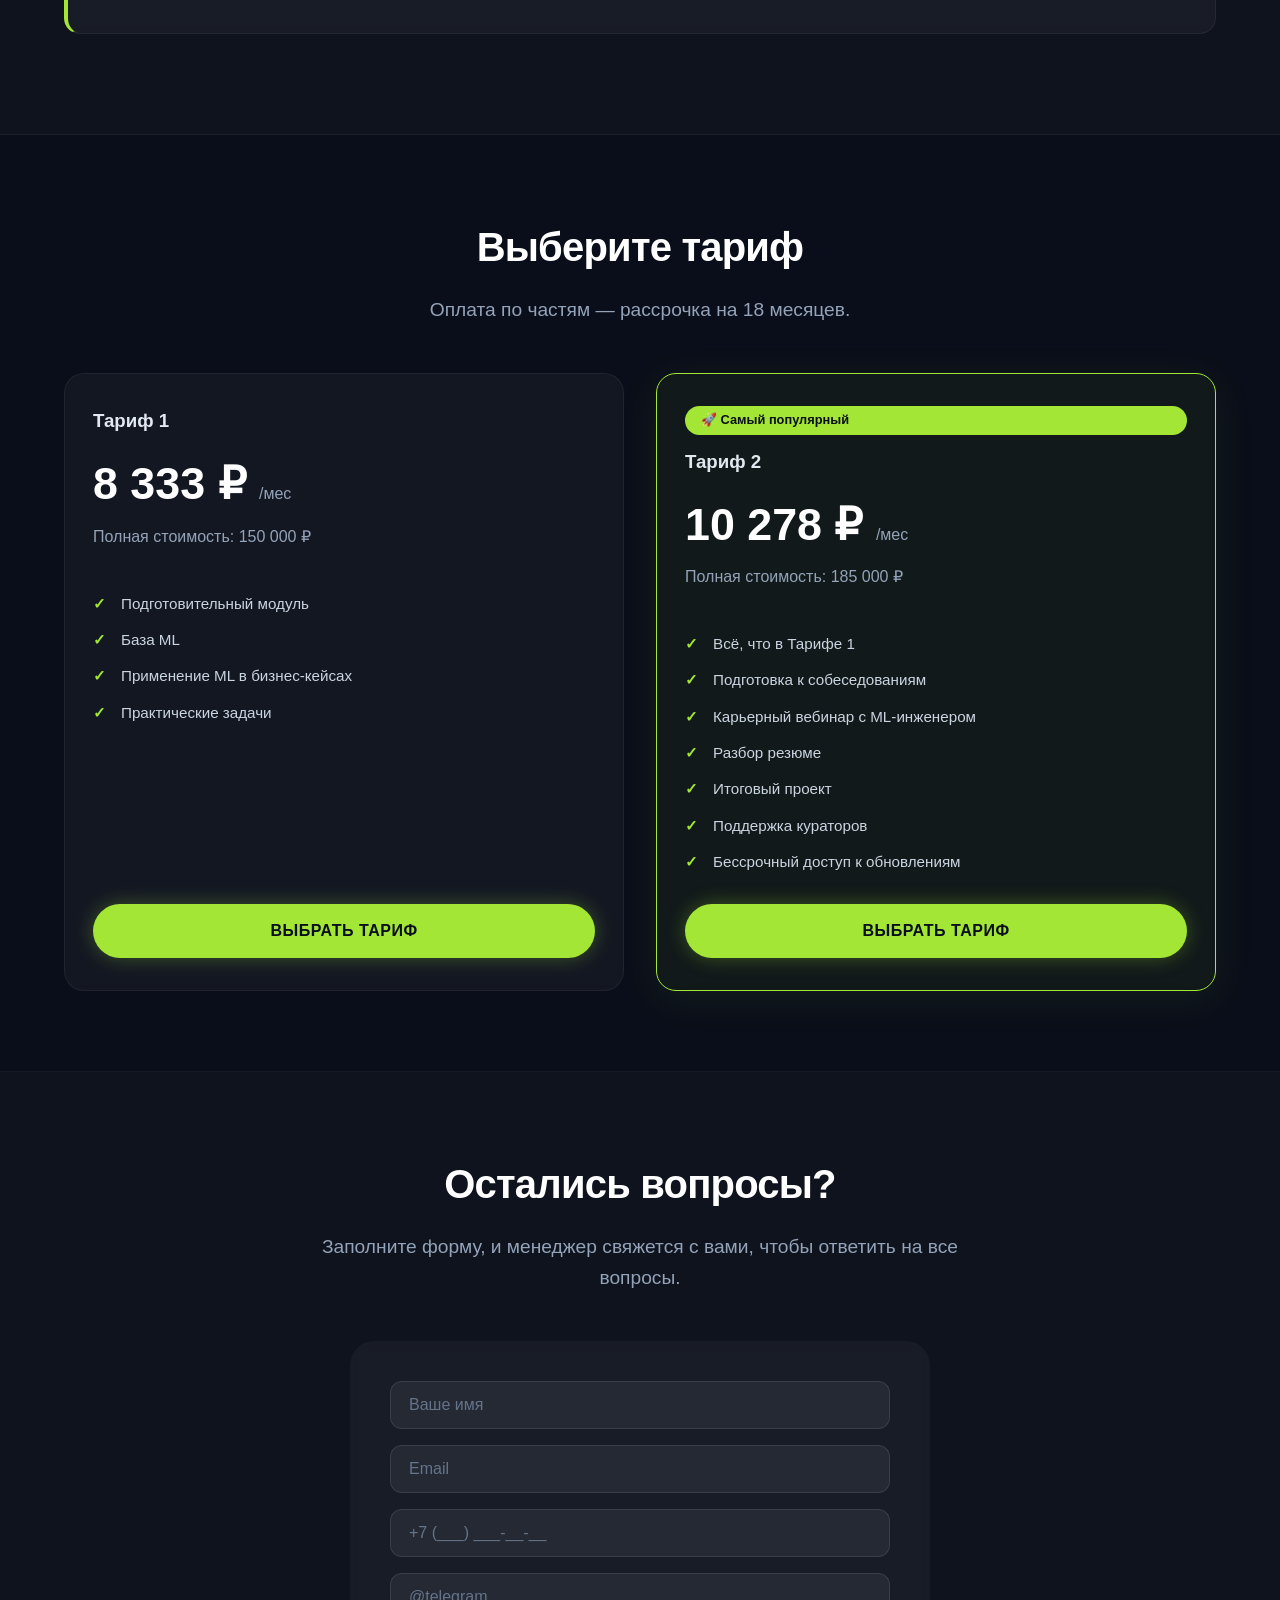
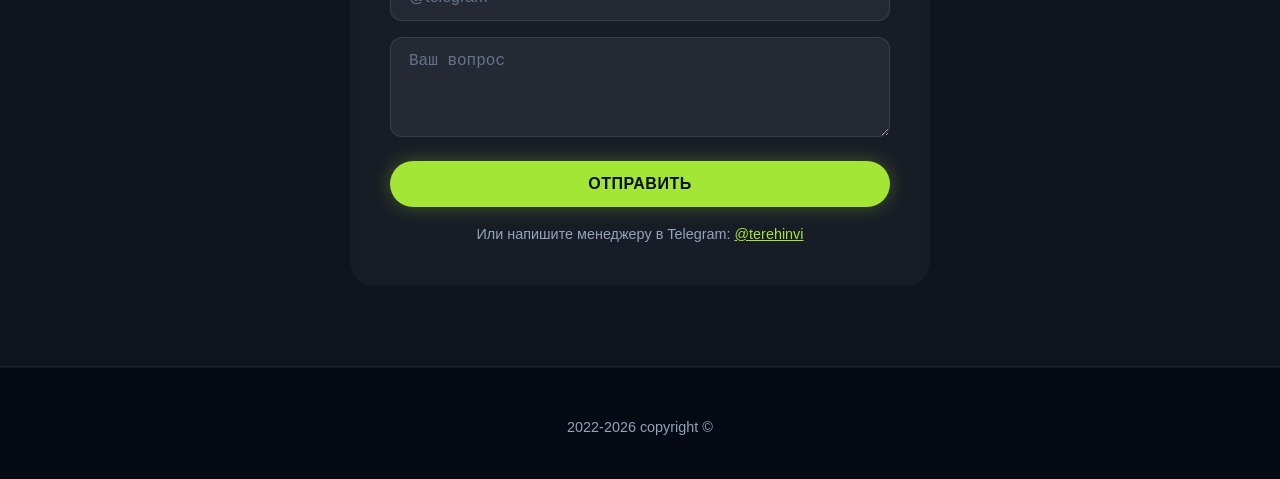
<file: templates/index3.html>
<!DOCTYPE html>
<html lang="ru">
<head>
    <meta charset="UTF-8" />
    <meta name="viewport" content="width=device-width, initial-scale=1.0" />
    <title>ML-Интенсив — Ваш курс</title>
    <style>
        /* ===== ОСНОВНЫЕ СТИЛИ ===== */
        * {
            margin: 0;
            padding: 0;
            box-sizing: border-box;
        }

        body {
            font-family: -apple-system, BlinkMacSystemFont, "Segoe UI", Roboto, Oxygen, Ubuntu, Cantarell, "Open Sans", "Helvetica Neue", sans-serif;
            background: #0a0e1a;
            color: #e2e8f0;
            line-height: 1.6;
            overflow-x: hidden;
        }

        .container {
            max-width: 1200px;
            margin: 0 auto;
            padding: 0 24px;
            position: relative;
            z-index: 2;
        }

        .section {
            padding: 80px 0;
            border-bottom: 1px solid rgba(255, 255, 255, 0.05);
        }

        .section:last-child {
            border-bottom: none;
        }

        .section-title {
            font-size: 2.5rem;
            font-weight: 700;
            text-align: center;
            margin-bottom: 16px;
            letter-spacing: -0.02em;
            color: #ffffff;
        }

        .section-subtitle {
            text-align: center;
            font-size: 1.2rem;
            color: #94a3b8;
            max-width: 700px;
            margin: 0 auto 48px;
        }

        /* ===== СТИЛИ ДЛЯ HEADER ===== */
        .sticky-header {
            position: sticky;
            top: 0;
            z-index: 100;
            background: rgba(10, 14, 26, 0.92);
            backdrop-filter: blur(12px);
            border-bottom: 1px solid rgba(255, 255, 255, 0.06);
            padding: 12px 0;
            transition: all 0.3s ease;
        }

        .sticky-header .container {
            display: flex;
            justify-content: space-between;
            align-items: center;
            flex-wrap: wrap;
            gap: 12px;
        }

        .header-logo {
            font-size: 1.2rem;
            font-weight: 700;
            color: #a3e635;
            letter-spacing: 0.05em;
            text-decoration: none;
            white-space: nowrap;
        }

        .header-logo:hover {
            color: #bef264;
        }

        .header-nav {
            display: flex;
            flex-wrap: wrap;
            gap: 8px 16px;
            align-items: center;
        }

        .header-nav a {
            color: #94a3b8;
            text-decoration: none;
            font-size: 0.85rem;
            font-weight: 500;
            transition: color 0.3s ease;
            letter-spacing: 0.3px;
            padding: 4px 0;
            border-bottom: 2px solid transparent;
        }

        .header-nav a:hover {
            color: #a3e635;
            border-bottom-color: #a3e635;
        }

        .header-nav .btn-small {
            background: #a3e635;
            color: #0a0e1a;
            padding: 8px 20px;
            border-radius: 40px;
            font-size: 0.8rem;
            font-weight: 700;
            text-transform: uppercase;
            letter-spacing: 0.5px;
            border: none;
            cursor: pointer;
            transition: all 0.3s ease;
            text-decoration: none;
            border-bottom: none !important;
        }

        .header-nav .btn-small:hover {
            background: #bef264;
            transform: translateY(-2px);
            box-shadow: 0 0 30px rgba(163, 230, 53, 0.3);
        }

        /* ===== КНОПКИ ===== */
        .btn {
            display: inline-block;
            padding: 14px 36px;
            border-radius: 40px;
            font-weight: 700;
            font-size: 1rem;
            text-decoration: none;
            transition: all 0.3s ease;
            border: none;
            cursor: pointer;
            text-transform: uppercase;
            letter-spacing: 0.5px;
        }

        .btn-primary {
            background: #a3e635;
            color: #0a0e1a;
            box-shadow: 0 0 20px rgba(163, 230, 53, 0.3);
        }

        .btn-primary:hover {
            background: #bef264;
            transform: translateY(-3px) scale(1.02);
            box-shadow: 0 0 40px rgba(163, 230, 53, 0.5);
        }

        .btn-outline {
            background: transparent;
            color: #a3e635;
            border: 2px solid #a3e635;
        }

        .btn-outline:hover {
            background: #a3e635;
            color: #0a0e1a;
            transform: translateY(-3px);
            box-shadow: 0 0 30px rgba(163, 230, 53, 0.3);
        }

        .btn-block {
            display: block;
            width: 100%;
            text-align: center;
        }

        /* ===== HERO ===== */
        .hero {
            position: relative;
            padding: 100px 0 120px;
            background: #0a0e1a;
            overflow: hidden;
            min-height: 100vh;
            display: flex;
            align-items: center;
        }

        .formula-bg {
            position: absolute;
            top: 0;
            left: 0;
            width: 100%;
            height: 100%;
            pointer-events: none;
            z-index: 0;
            overflow: hidden;
        }

        .formula {
            position: absolute;
            font-size: 1.8rem;
            font-weight: 700;
            color: rgba(255, 64, 129, 0.8);
            white-space: nowrap;
            animation: floatFormula 20s infinite linear;
            font-family: 'Times New Roman', serif;
            letter-spacing: 1px;
        }

        .formula:nth-child(1) { top: 5%; left: -10%; animation-duration: 25s; font-size: 2.2rem; }
        .formula:nth-child(2) { top: 15%; right: -5%; animation-duration: 30s; animation-delay: -3s; font-size: 2.8rem; }
        .formula:nth-child(3) { top: 30%; left: -15%; animation-duration: 22s; animation-delay: -7s; font-size: 2rem; }
        .formula:nth-child(4) { top: 45%; right: -10%; animation-duration: 28s; animation-delay: -12s; font-size: 3rem; }
        .formula:nth-child(5) { bottom: 20%; left: -8%; animation-duration: 26s; animation-delay: -5s; font-size: 2.5rem; }
        .formula:nth-child(6) { bottom: 5%; right: -12%; animation-duration: 32s; animation-delay: -9s; font-size: 2rem; }
        .formula:nth-child(7) { top: 60%; left: 20%; animation-duration: 35s; animation-delay: -15s; font-size: 2.2rem; }
        .formula:nth-child(8) { top: 75%; right: 25%; animation-duration: 27s; animation-delay: -4s; font-size: 1.8rem; }

        @keyframes floatFormula {
            0% { transform: translateX(0) translateY(0) rotate(0deg); opacity: 0.3; }
            25% { transform: translateX(120px) translateY(-40px) rotate(5deg); opacity: 0.7; }
            50% { transform: translateX(-80px) translateY(60px) rotate(-3deg); opacity: 0.4; }
            75% { transform: translateX(150px) translateY(-20px) rotate(7deg); opacity: 0.8; }
            100% { transform: translateX(-100px) translateY(30px) rotate(-5deg); opacity: 0.3; }
        }

        .formula-bright {
            position: absolute;
            font-size: 3.5rem;
            font-weight: 700;
            color: rgba(163, 230, 53, 0.05);
            white-space: nowrap;
            animation: floatFormulaBright 40s infinite linear;
            font-family: 'Times New Roman', serif;
        }

        .formula-bright:nth-child(1) { top: 10%; left: 30%; animation-duration: 45s; }
        .formula-bright:nth-child(2) { bottom: 15%; right: 10%; animation-duration: 50s; animation-delay: -10s; }
        .formula-bright:nth-child(3) { top: 50%; left: 60%; animation-duration: 38s; animation-delay: -20s; }

        @keyframes floatFormulaBright {
            0% { transform: translateX(0) translateY(0) rotate(0deg); opacity: 0.05; }
            50% { transform: translateX(200px) translateY(-80px) rotate(10deg); opacity: 0.15; }
            100% { transform: translateX(-200px) translateY(80px) rotate(-10deg); opacity: 0.05; }
        }

        .hero-content {
            position: relative;
            z-index: 2;
            text-align: center;
            width: 100%;
        }

        .hero-content h1 {
            font-size: clamp(2.8rem, 8vw, 5rem);
            font-weight: 800;
            line-height: 1.1;
            letter-spacing: 0.08em;
            margin-bottom: 24px;
            color: #a3e635;
            text-shadow: 0 0 60px rgba(163, 230, 53, 0.15);
            width: 100%;
            max-width: 100%;
            word-break: break-word;
        }

        .hero-content .subtitle {
            font-size: 1.4rem;
            color: #94a3b8;
            max-width: 700px;
            margin: 0 auto 40px;
        }

        .hero-buttons {
            display: flex;
            flex-wrap: wrap;
            justify-content: center;
            gap: 16px;
        }

        /* ===== БЛОК "О МЕНТОРЕ" ===== */
        .mentor-grid {
            display: grid;
            grid-template-columns: 1fr 1.5fr 1.5fr;
            gap: 40px;
            align-items: start;
            margin-top: 16px;
        }

        .mentor-photo {
            text-align: center;
        }

        .mentor-photo img {
            width: 100%;
            max-width: 260px;
            border-radius: 20px;
            border: 3px solid rgba(163, 230, 53, 0.3);
            box-shadow: 0 0 60px rgba(163, 230, 53, 0.1);
            transition: all 0.3s ease;
        }

        .mentor-photo img:hover {
            transform: scale(1.02);
            border-color: #a3e635;
            box-shadow: 0 0 80px rgba(163, 230, 53, 0.2);
        }

        .mentor-info h3 {
            font-size: 1.8rem;
            color: #ffffff;
            margin-bottom: 8px;
        }

        .mentor-info .mentor-title {
            color: #a3e635;
            font-weight: 600;
            margin-bottom: 16px;
        }

        .mentor-info p {
            color: #94a3b8;
            font-size: 1rem;
            line-height: 1.8;
        }

        .mentor-review {
            background: rgba(255, 255, 255, 0.04);
            border-radius: 16px;
            padding: 24px;
            border: 1px solid rgba(255, 255, 255, 0.06);
            backdrop-filter: blur(4px);
        }

        .mentor-review h4 {
            color: #ffffff;
            margin-bottom: 12px;
            font-size: 1rem;
        }

        .mentor-review .review-screenshot {
            width: 100%;
            border-radius: 12px;
            border: 1px solid rgba(255, 255, 255, 0.08);
            transition: all 0.3s ease;
            cursor: pointer;
        }

        .mentor-review .review-screenshot:hover {
            transform: scale(1.01);
            border-color: #a3e635;
        }

                /* ===== УЛУЧШЕННЫЙ БЛОК С ОТЗЫВАМИ ===== */
        .mentor-reviews {
            margin-top: 40px;
            padding-top: 40px;
            border-top: 1px solid rgba(255, 255, 255, 0.06);
        }

        .mentor-reviews h4 {
            font-size: 1.3rem;
            color: #ffffff;
            margin-bottom: 24px;
            text-align: center;
            letter-spacing: 0.05em;
        }

        .reviews-grid {
            display: grid;
            grid-template-columns: 1fr 1fr;
            gap: 24px;
        }

        .review-item {
            background: rgba(255, 255, 255, 0.04);
            border-radius: 16px;
            padding: 24px;
            border: 1px solid rgba(255, 255, 255, 0.06);
            transition: 0.3s ease;
            backdrop-filter: blur(4px);
        }

        .review-item:hover {
            border-color: #a3e635;
            background: rgba(255, 255, 255, 0.06);
            transform: translateY(-2px);
            box-shadow: 0 8px 30px rgba(163, 230, 53, 0.05);
        }

        .review-item .review-author {
            font-weight: 600;
            color: #a3e635;
            font-size: 0.95rem;
            margin-bottom: 8px;
            display: flex;
            align-items: center;
            gap: 8px;
        }

        .review-item .review-author .stars {
            color: #fbbf24;
            letter-spacing: 2px;
        }

        .review-item .review-text {
            color: #cbd5e1;
            font-size: 1rem;
            line-height: 1.8;
            margin-bottom: 12px;
        }

        .review-item .review-date {
            color: #64748b;
            font-size: 0.75rem;
        }

        /* Адаптация для мобильных */
        @media (max-width: 768px) {
            .reviews-grid {
                grid-template-columns: 1fr;
                gap: 16px;
            }

            .review-item {
                padding: 18px;
            }

            .review-item .review-text {
                font-size: 0.9rem;
            }
        }

        /* ===== ОСТАЛЬНЫЕ БЛОКИ (без изменений) ===== */
        .audience-grid {
            display: grid;
            grid-template-columns: repeat(auto-fit, minmax(240px, 1fr));
            gap: 24px;
            margin-top: 16px;
        }

        .audience-card {
            background: rgba(255, 255, 255, 0.04);
            padding: 28px 24px;
            border-radius: 16px;
            border-left: 4px solid #a3e635;
            transition: 0.3s;
            backdrop-filter: blur(4px);
        }

        .audience-card:hover {
            background: rgba(255, 255, 255, 0.08);
            transform: translateY(-4px);
        }

        .audience-card h3 {
            font-size: 1.2rem;
            margin-bottom: 8px;
            color: #ffffff;
        }

        .audience-card p {
            color: #94a3b8;
            font-size: 0.95rem;
        }

        .requirements-grid {
            display: grid;
            grid-template-columns: repeat(auto-fit, minmax(200px, 1fr));
            gap: 24px;
            margin-top: 16px;
        }

        .req-item {
            background: rgba(255, 255, 255, 0.04);
            padding: 20px;
            border-radius: 12px;
            text-align: center;
            backdrop-filter: blur(4px);
        }

        .req-item h4 {
            font-weight: 600;
            margin-bottom: 8px;
            color: #a3e635;
        }

        .req-item ul {
            list-style: none;
            font-size: 0.9rem;
            color: #94a3b8;
        }

        .req-item ul li::before {
            content: "• ";
            color: #a3e635;
        }

        .format-grid {
            display: grid;
            grid-template-columns: repeat(auto-fit, minmax(280px, 1fr));
            gap: 32px;
            margin-top: 16px;
        }

        .format-card {
            background: rgba(255, 255, 255, 0.04);
            padding: 28px;
            border-radius: 16px;
            backdrop-filter: blur(4px);
        }

        .format-card h3 {
            font-size: 1.3rem;
            margin-bottom: 12px;
            color: #ffffff;
        }

        .format-card ul {
            list-style: none;
            padding: 0;
        }

        .format-card ul li {
            padding: 6px 0;
            border-bottom: 1px solid rgba(255, 255, 255, 0.06);
            font-size: 0.95rem;
            color: #cbd5e1;
        }

        .format-card ul li:last-child {
            border-bottom: none;
        }

        .module {
            background: rgba(255, 255, 255, 0.04);
            border-radius: 16px;
            padding: 28px 32px;
            margin-bottom: 20px;
            border: 1px solid rgba(255, 255, 255, 0.06);
            backdrop-filter: blur(4px);
        }

        .module-header {
            display: flex;
            justify-content: space-between;
            align-items: center;
            cursor: pointer;
            flex-wrap: wrap;
        }

        .module-header h3 {
            font-size: 1.3rem;
            font-weight: 600;
            color: #ffffff;
        }

        .module-header span {
            background: #a3e635;
            color: #0a0e1a;
            padding: 4px 16px;
            border-radius: 40px;
            font-size: 0.85rem;
            font-weight: 700;
        }

        .module-body {
            margin-top: 16px;
            display: grid;
            grid-template-columns: 1fr 1fr;
            gap: 16px;
        }

        .module-body ul {
            list-style: none;
            padding: 0;
        }

        .module-body ul li {
            padding: 4px 0 4px 20px;
            position: relative;
            font-size: 0.95rem;
            color: #cbd5e1;
        }

        .module-body ul li::before {
            content: "▹";
            position: absolute;
            left: 0;
            color: #a3e635;
        }

        .pricing-grid {
            display: grid;
            grid-template-columns: repeat(auto-fit, minmax(300px, 1fr));
            gap: 32px;
            margin-top: 16px;
        }

        .pricing-card {
            background: rgba(255, 255, 255, 0.04);
            border-radius: 20px;
            padding: 32px 28px;
            border: 1px solid rgba(255, 255, 255, 0.06);
            transition: 0.3s;
            display: flex;
            flex-direction: column;
            backdrop-filter: blur(4px);
        }

        .pricing-card:hover {
            border-color: #a3e635;
            box-shadow: 0 8px 40px rgba(163, 230, 53, 0.05);
        }

        .pricing-card.popular {
            border-color: #a3e635;
            background: rgba(163, 230, 53, 0.05);
            box-shadow: 0 8px 40px rgba(163, 230, 53, 0.08);
        }

        .pricing-card .price {
            font-size: 2.8rem;
            font-weight: 700;
            margin: 12px 0 4px;
            color: #ffffff;
        }

        .pricing-card .price small {
            font-size: 1rem;
            font-weight: 400;
            color: #94a3b8;
        }

        .pricing-card .price-desc {
            color: #94a3b8;
            margin-bottom: 20px;
        }

        .pricing-card ul {
            list-style: none;
            padding: 0;
            margin: 16px 0 24px;
            flex: 1;
        }

        .pricing-card ul li {
            padding: 6px 0 6px 28px;
            position: relative;
            font-size: 0.95rem;
            color: #cbd5e1;
        }

        .pricing-card ul li::before {
            content: "✓";
            position: absolute;
            left: 0;
            color: #a3e635;
            font-weight: 700;
        }

        .pricing-card .btn {
            margin-top: auto;
        }

        .form-box {
            max-width: 580px;
            margin: 0 auto;
            background: rgba(255, 255, 255, 0.04);
            padding: 40px;
            border-radius: 24px;
            text-align: center;
            backdrop-filter: blur(4px);
        }

        .form-box input,
        .form-box textarea {
            width: 100%;
            padding: 14px 18px;
            border: 1px solid rgba(255, 255, 255, 0.1);
            border-radius: 12px;
            font-size: 1rem;
            margin-bottom: 16px;
            transition: 0.2s;
            background: rgba(255, 255, 255, 0.06);
            color: #ffffff;
        }

        .form-box input:focus,
        .form-box textarea:focus {
            outline: none;
            border-color: #a3e635;
            box-shadow: 0 0 0 3px rgba(163, 230, 53, 0.15);
            background: rgba(255, 255, 255, 0.08);
        }

        .form-box input::placeholder,
        .form-box textarea::placeholder {
            color: #64748b;
        }

        .form-box textarea {
            min-height: 100px;
            resize: vertical;
        }

        .form-message {
            margin-top: 16px;
            padding: 12px;
            border-radius: 8px;
            display: none;
        }

        .form-message.success {
            display: block;
            background: rgba(163, 230, 53, 0.15);
            color: #a3e635;
            border: 1px solid rgba(163, 230, 53, 0.3);
        }

        .form-message.error {
            display: block;
            background: rgba(255, 64, 129, 0.15);
            color: #ff4081;
            border: 1px solid rgba(255, 64, 129, 0.3);
        }

        .footer {
            background: #060a14;
            color: #64748b;
            padding: 40px 0;
            text-align: center;
            font-size: 0.9rem;
            border-top: 1px solid rgba(255, 255, 255, 0.05);
        }

        .footer a {
            color: #94a3b8;
            text-decoration: none;
        }

        .footer a:hover {
            color: #a3e635;
        }

        /* ===== АДАПТИВ ===== */
        @media (max-width: 1024px) {
            .mentor-grid {
                grid-template-columns: 1fr;
                gap: 32px;
            }

            .mentor-photo img {
                max-width: 200px;
            }
        }

        @media (max-width: 768px) {
            .sticky-header .container {
                flex-direction: column;
                align-items: center;
                gap: 8px;
            }

            .header-nav {
                justify-content: center;
                gap: 6px 12px;
            }

            .header-nav a {
                font-size: 0.75rem;
            }

            .hero {
                padding: 60px 0 80px;
                min-height: auto;
            }

            .hero-content h1 {
                font-size: 2.8rem;
            }

            .section-title {
                font-size: 2rem;
            }

            .module-body {
                grid-template-columns: 1fr;
            }

            .pricing-grid {
                grid-template-columns: 1fr;
            }

            .form-box {
                padding: 24px;
            }

            .formula {
                font-size: 1.2rem !important;
            }
            .formula-bright {
                font-size: 2rem !important;
            }

            .mentor-grid {
                grid-template-columns: 1fr;
                text-align: center;
            }

            .mentor-photo img {
                max-width: 180px;
            }
        }

        @media (max-width: 480px) {
            .hero-content h1 {
                font-size: 2.2rem;
            }

            .section {
                padding: 48px 0;
            }

            .btn {
                padding: 12px 28px;
                font-size: 0.9rem;
            }

            .header-nav {
                gap: 4px 8px;
            }

            .header-nav a {
                font-size: 0.7rem;
            }

            .header-nav .btn-small {
                padding: 6px 14px;
                font-size: 0.7rem;
            }
        }
        /* ===== КОМПАКТНЫЙ БЛОК ПОМОЩНИКА ===== */
    .assistant-compact {
        display: flex;
        align-items: center;
        gap: 14px;
        margin-top: 20px;
        padding: 14px 18px;
        background: rgba(255, 255, 255, 0.04);
        border-radius: 12px;
        border: 1px solid rgba(255, 255, 255, 0.06);
        transition: 0.3s ease;
    }

    .assistant-compact:hover {
        background: rgba(255, 255, 255, 0.07);
        border-color: rgba(163, 230, 53, 0.15);
    }

    .assistant-compact-photo {
        flex-shrink: 0;
    }

    .assistant-compact-photo img {
        width: 48px;
        height: 48px;
        border-radius: 50%;
        object-fit: cover;
        border: 2px solid rgba(163, 230, 53, 0.2);
    }

    .assistant-compact-info {
        flex: 1;
    }

    .assistant-compact-name {
        font-weight: 600;
        color: #ffffff;
        font-size: 0.95rem;
    }

    .assistant-compact-title {
        font-size: 0.8rem;
        color: #a3e635;
        font-weight: 500;
    }

    .assistant-compact-desc {
        font-size: 0.8rem;
        color: #94a3b8;
        line-height: 1.4;
        margin-top: 2px;
    }
    </style>
</head>
<body>

    <!-- ============================================ -->
    <!-- STICKY HEADER С НАВИГАЦИЕЙ                   -->
    <!-- ============================================ -->
    <header class="sticky-header">
        <div class="container">
            <a href="#" class="header-logo">ML-Интенсив</a>
            <nav class="header-nav">
                <a href="#about">О курсе</a>
                <a href="#forwhoom">Для кого?</a>
                <a href="#mentor">Ментор</a>
                <a href="#format">Формат</a>
                <a href="#program">Программа</a>
                <a href="#pricing">Тарифы</a>
                <a href="#contacts" class="btn-small">Записаться</a>
            </nav>
        </div>
    </header>

    <!-- ============================================ -->
    <!-- БЛОК 1: HERO С АНИМАЦИЕЙ ФОРМУЛ             -->
    <!-- ============================================ -->
    <section class="hero" id="about">
        <div class="formula-bg">
            <div class="formula">E = mc²</div>
            <div class="formula">∫ eˣ dx = eˣ + C</div>
            <div class="formula">∇·E = ρ/ε₀</div>
            <div class="formula">(a+b)² = a² + 2ab + b²</div>
            <div class="formula">sin²α + cos²α = 1</div>
            <div class="formula">f'(x) = lim Δx→0 (f(x+Δx)-f(x))/Δx</div>
            <div class="formula">P(A|B) = P(A∩B)/P(B)</div>
            <div class="formula">det(A) = λ₁ · λ₂ · … · λₙ</div>
            <div class="formula-bright">∂f/∂x = 2x + 3y</div>
            <div class="formula-bright">∑ᵢ₌₁ⁿ xᵢ = n·μ</div>
            <div class="formula-bright">A·x = λ·x</div>
        </div>

        <div class="container">
            <div class="hero-content">
                <h1>Машинное обучение<br />с нуля до профи.</h1>
                <p class="subtitle">
                    Освойте Data Science за короткий срок. Учебные проекты и кейсы, подготовка к собеседованиям и трудоустройству.
                </p>
                <div class="hero-buttons">
                    <a href="https://t.me/terehinvi" target="_blank" class="btn btn-primary">Связаться с менеджером</a>
                    <a href="#pricing" class="btn btn-outline">Выбрать тариф</a>
                </div>
            </div>
        </div>
    </section>

    <!-- ============================================ -->
    <!-- БЛОК 2: ДЛЯ КОГО ЭТОТ КУРС                  -->
    <!-- ============================================ -->
    <section class="section" id="forwhoom">
        <div class="container">
            <h2 class="section-title">Для кого этот курс</h2>
            <p class="section-subtitle">
                Курс подойдет тем, кто хочет войти в Data Science и применять ML в работе.
            </p>
            <div class="audience-grid">
                <div class="audience-card">
                    <h3>🧑‍💻 Новички без опыта в ML</h3>
                    <p>Освоите основы машинного обучения, научитесь использовать ИИ-помощников для кода и поймете устройство ML-проектов.</p>
                </div>
                <div class="audience-card">
                    <h3>📊 Аналитики данных</h3>
                    <p>Перейдете от отчетности к прогнозированию и применению ML-моделей в рабочих задачах.</p>
                </div>
                <div class="audience-card">
                    <h3>👨‍💻 Разработчики</h3>
                    <p>Добавите в стек MLOps и основы проектирования ML-систем. Научитесь ускорять разработку нейросетями.</p>
                </div>
                <div class="audience-card">
                    <h3>👔 Менеджеры и тимлиды</h3>
                    <p>Начнете говорить с инженерами на одном языке, оценивать сроки и участвовать в обсуждении архитектуры.</p>
                </div>
            </div>
        </div>
    </section>



    <!-- ============================================ -->
<!-- НОВЫЙ БЛОК: О МЕНТОРЕ И ПОМОЩНИКЕ            -->
<!-- ============================================ -->
<section class="section" id="mentor" style="background: rgba(255,255,255,0.02);">
    <div class="container">
        <h2 class="section-title">О менторе</h2>
        <p class="section-subtitle">
            Ваш наставник на протяжении всего курса
        </p>

        <div class="mentor-grid">
            <!-- Фото ментора -->
            <div class="mentor-photo">
                <img src="../static/img_1.png" alt="Фото ментора" />
            </div>

            <!-- Информация о менторе -->
            <div class="mentor-info">
                <h3>Виталий Терехов</h3>
                <div class="mentor-title">Senior Data Scientist, опыт 8+ лет</div>
                <p>
                    Автор курса и главный ментор. Работал в крупных IT-компаниях, внедрял ML-решения для задач
                    прогнозирования, рекомендаций и компьютерного зрения. Учит не просто коду, а подходу к решению
                    реальных бизнес-задач.
                </p>
                <p style="margin-top: 12px;">
                    🎓 Выпускник МФТИ. Ведет активный блог о Data Science, помогает студентам находить работу в IT.
                </p>

                <!-- ===== ПОМОЩНИК (внутри того же блока) ===== -->
                <div class="assistant-compact">
                    <div class="assistant-compact-photo">
                        <img src="../static/img.png" alt="Фото помощника" />
                    </div>
                    <div class="assistant-compact-info">
                        <div class="assistant-compact-name">Настя Москва</div>
                        <div class="assistant-compact-title">ML-инженер, куратор курса</div>
                        <div class="assistant-compact-desc">Помогает с домашими заданиями, разборами кода и отвечает на вопросы в чате.</div>
                    </div>
                </div>
            </div>

            <!-- Блок с отзывами -->
            <div class="mentor-reviews">
                <h4>⭐ Отзывы учеников</h4>
                <div class="reviews-grid">

                    <!-- Отзыв 1 -->
                    <div class="review-item">
                        <div class="review-author">
                            <span>Дмитрий Р.</span>
                            <span class="stars">⭐⭐⭐⭐⭐</span>
                        </div>
                        <div class="review-text">
                            "Отличная программа! Понравился баланс теории и практики. Кураторы всегда на связи, помогают с домашними заданиями. Рекомендую всем, кто хочет войти в Data Science."
                        </div>
                        <div class="review-date">Выпуск 2025</div>
                    </div>

                    <!-- Отзыв 2 -->
                    <div class="review-item">
                        <div class="review-author">
                            <span>Екатерина М.</span>
                            <span class="stars">⭐⭐⭐⭐⭐</span>
                        </div>
                        <div class="review-text">
                            "Изначально боялась, что не потяну, но ментор поддерживал на каждом этапе. Очень помогли живые вебинары и разбор ошибок. Уже получила оффер в крупную компанию!"
                        </div>
                        <div class="review-date">Выпуск 2026</div>
                    </div>

                </div>
            </div>
        </div>
    </div>
    </section>

    <!-- ============================================ -->
    <!-- БЛОК 3: ТРЕБОВАНИЯ                          -->
    <!-- ============================================ -->
    <section class="section" id="format" style="background: rgba(255,255,255,0.02);">
        <div class="container">
            <h2 class="section-title">Подойдет ли вам этот курс?</h2>
            <p class="section-subtitle">
                Для комфортного обучения желательно иметь базовую подготовку:
            </p>
            <div class="requirements-grid">
                <div class="req-item">
                    <h4>🐍 Python</h4>
                    <ul>
                        <li>базовый синтаксис</li>
                        <li>циклы и функции</li>
                        <li>простые типы данных</li>
                    </ul>
                </div>
                <div class="req-item">
                    <h4>📐 Математика</h4>
                    <ul>
                        <li>уравнения и графики</li>
                        <li>производная и градиент</li>
                        <li>матрицы и операции</li>
                    </ul>
                </div>
                <div class="req-item">
                    <h4>📊 Статистика</h4>
                    <ul>
                        <li>среднее и медиана</li>
                        <li>дисперсия</li>
                        <li>нормальное распределение</li>
                    </ul>
                </div>
                <div class="req-item">
                    <h4>🛠 Инструменты</h4>
                    <ul>
                        <li>установка Jupyter</li>
                        <li>импорт библиотек</li>
                        <li>запуск Python-кода</li>
                    </ul>
                </div>
            </div>
        </div>
        <!-- ============================================ -->
        <!-- БЛОК 4: ФОРМАТ ОБУЧЕНИЯ                     -->
        <!-- ============================================ -->
        <br>
        <br>
        <div class="container">
            <h2 class="section-title">Формат курса</h2>
            <p class="section-subtitle">
                Все материалы остаются в личном кабинете навсегда.
            </p>
            <div class="format-grid">
                <div class="format-card">
                    <h3>⏳ Длительность</h3>
                    <ul>
                        <li><strong>Тариф 1:</strong> 4 месяца</li>
                        <li><strong>Тариф 2:</strong> 6 месяцев (с проектом)</li>
                        <li>1 месяц — подготовка (математика + Python)</li>
                        <li>3 месяца — базовый ML + бизнес-кейсы</li>
                        <li>2 месяца — подготовка к собеседованиям</li>
                    </ul>
                </div>
                <div class="format-card">
                    <h3>📹 Формат занятий</h3>
                    <ul>
                        <li>Видеолекции (1,5–2,5 ч/нед)</li>
                        <li>Вебинары с ответами на вопросы</li>
                        <li>Домашние задания в Jupyter Notebook</li>
                        <li>Итоговый проект для портфолио</li>
                    </ul>
                </div>
                <div class="format-card">
                    <h3>💬 Коммуникация</h3>
                    <ul>
                        <li>Платформа: <strong>GetCourse</strong></li>
                        <li>Закрытый Telegram-чат группы</li>
                        <li>Telegram-канал с оповещениями</li>
                        <li>Чат выпускников после сдачи домашек</li>
                    </ul>
                </div>
            </div>
        </div>
    </section>

    <!-- ============================================ -->
    <!-- БЛОК 5: ПРОГРАММА КУРСА                     -->
    <!-- ============================================ -->
    <section class="section" id="program" style="background: rgba(255,255,255,0.02);">
        <div class="container">
            <h2 class="section-title">Программа курса</h2>
            <p class="section-subtitle">
                Обновленная программа с упором на практику и современные инструменты.
            </p>

            <div class="module">
                <div class="module-header">
                    <h3>Модуль 1 — Подготовительный: Python и математика</h3>
                    <span>База</span>
                </div>
                <div class="module-body">
                    <ul>
                        <li>Теория вероятностей</li>
                        <li>Алгоритмы и структуры данных</li>
                        <li>Основы программирования на Python</li>
                    </ul>
                    <ul>
                        <li>Математический анализ</li>
                        <li>Линейная алгебра и многомерный анализ</li>
                    </ul>
                </div>
            </div>

            <div class="module">
                <div class="module-header">
                    <h3>Модуль 2 — Алгоритмы машинного обучения</h3>
                    <span>Основной</span>
                </div>
                <div class="module-body">
                    <ul>
                        <li>Простые методы (kNN, Наивный Байес)</li>
                        <li>Обучение без учителя (K-Means, кластеризация)</li>
                        <li>Введение в нейронные сети</li>
                    </ul>
                    <ul>
                        <li>Линейные модели (регрессия, SVM)</li>
                        <li>Деревья и ансамбли (Random Forest, Gradient Boosting)</li>
                    </ul>
                </div>
            </div>

            <div class="module">
                <div class="module-header">
                    <h3>Модуль 3 — Оценка качества</h3>
                    <span>Критично</span>
                </div>
                <div class="module-body">
                    <ul>
                        <li>Метрики классификации и регрессии</li>
                        <li>Валидация моделей</li>
                    </ul>
                    <ul>
                        <li>A/B-тестирование (теория + практика)</li>
                    </ul>
                </div>
            </div>

            <div class="module">
                <div class="module-header">
                    <h3>Модуль 4 — Внедрение ML в бизнес</h3>
                    <span>Практика</span>
                </div>
                <div class="module-body">
                    <ul>
                        <li>AI-ассистенты для анализа данных</li>
                        <li>Основы MLOps</li>
                    </ul>
                    <ul>
                        <li>ML System Design</li>
                    </ul>
                </div>
            </div>

            <div class="module">
                <div class="module-header">
                    <h3>Модуль 5 — Применение ML в бизнесе</h3>
                    <span>Кейсы</span>
                </div>
                <div class="module-body">
                    <ul>
                        <li>Рекомендательные системы</li>
                        <li>Динамическое ценообразование</li>
                        <li>ML-лидогенерация</li>
                    </ul>
                    <ul>
                        <li>Скоринги и антифрод</li>
                        <li>Приоритизация инвестиций</li>
                        <li>Автоматизация с Deep Learning</li>
                    </ul>
                </div>
            </div>

            <div class="module" style="border-left: 4px solid #a3e635;">
                <div class="module-header">
                    <h3>Дополнительно — Подготовка к поиску работы</h3>
                    <span>Карьера</span>
                </div>
                <div class="module-body">
                    <ul>
                        <li>Разбор типовых вопросов на собеседованиях</li>
                        <li>Подготовка резюме</li>
                    </ul>
                    <ul>
                        <li>Стратегия прохождения интервью</li>
                        <li>Рекомендации от экспертов</li>
                    </ul>
                </div>
            </div>
        </div>
    </section>

    <!-- ============================================ -->
    <!-- БЛОК 6: ТАРИФЫ                              -->
    <!-- ============================================ -->
    <section class="section" id="pricing">
        <div class="container">
            <h2 class="section-title">Выберите тариф</h2>
            <p class="section-subtitle">
                Оплата по частям — рассрочка на 18 месяцев.
            </p>
            <div class="pricing-grid">
                <div class="pricing-card">
                    <h3>Тариф 1</h3>
                    <div class="price">8 333 ₽ <small>/мес</small></div>
                    <div class="price-desc">Полная стоимость: 150 000 ₽</div>
                    <ul>
                        <li>Подготовительный модуль</li>
                        <li>База ML</li>
                        <li>Применение ML в бизнес-кейсах</li>
                        <li>Практические задачи</li>
                    </ul>
                    <a href="#" class="btn btn-primary btn-block">Выбрать тариф</a>
                </div>

                <div class="pricing-card popular">
                    <div style="background: #a3e635; color: #0a0e1a; padding: 4px 16px; border-radius: 40px; display: inline-block; font-size: 0.8rem; font-weight: 700; margin-bottom: 12px;">
                        🚀 Самый популярный
                    </div>
                    <h3>Тариф 2</h3>
                    <div class="price">10 278 ₽ <small>/мес</small></div>
                    <div class="price-desc">Полная стоимость: 185 000 ₽</div>
                    <ul>
                        <li>Всё, что в Тарифе 1</li>
                        <li>Подготовка к собеседованиям</li>
                        <li>Карьерный вебинар с ML-инженером</li>
                        <li>Разбор резюме</li>
                        <li>Итоговый проект</li>
                        <li>Поддержка кураторов</li>
                        <li>Бессрочный доступ к обновлениям</li>
                    </ul>
                    <a href="#" class="btn btn-primary btn-block">Выбрать тариф</a>
                </div>
            </div>
        </div>
    </section>

    <!-- ============================================ -->
    <!-- БЛОК 7: ФОРМА СВЯЗИ                        -->
    <!-- ============================================ -->
    <section class="section" id="contacts" style="background: rgba(255,255,255,0.02);">
        <div class="container">
            <h2 class="section-title">Остались вопросы?</h2>
            <p class="section-subtitle">
                Заполните форму, и менеджер свяжется с вами, чтобы ответить на все вопросы.
            </p>
            <div class="form-box">
                <form id="contactForm" action="#" method="POST">
                    <input type="text" id="userName" name="name" placeholder="Ваше имя" required />
                    <input type="email" id="userEmail" name="email" placeholder="Email" required />
                    <input type="tel" id="userPhone" name="phone" placeholder="+7 (___) ___-__-__" />
                    <input type="text" id="userTelegram" name="telegram" placeholder="@telegram" />
                    <textarea id="userMessage" name="message" placeholder="Ваш вопрос" required></textarea>
                    <button type="submit" class="btn btn-primary btn-block">Отправить</button>
                </form>
                <div id="formMessage" class="form-message"></div>

                <p style="margin-top: 16px; font-size: 0.9rem; color: #94a3b8;">
                    Или напишите менеджеру в Telegram:
                    <a href="https://t.me/terehinvi" target="_blank" style="color: #a3e635; font-weight: 500;">@terehinvi</a>
                </p>
            </div>
        </div>
    </section>

    <!-- ============================================ -->
    <!-- ПОДВАЛ                                      -->
    <!-- ============================================ -->
    <footer class="footer">
        <div class="container">
<!--            <p>-->
<!--                <a href="https://t.me/ML_through_RL" target="_blank">📱 Telegram-канал</a> ·-->
<!--                <a href="https://grebnevrl.ru" target="_blank">📚 Материалы курса</a>-->
<!--            </p>-->
            <p style="margin-top: 8px;">
                <a href="#">2022-2026 copyright ©</a>
            </p>
        </div>
    </footer>

    <!-- ============================================ -->
    <!-- JS ДЛЯ ФОРМЫ И АККОРДЕОНОВ                 -->
    <!-- ============================================ -->
    <script>
        document.addEventListener('DOMContentLoaded', function() {

            // ==========================================
            // 1. АККОРДЕОНЫ ДЛЯ ПРОГРАММЫ
            // ==========================================
            const modules = document.querySelectorAll('.module');
            modules.forEach(module => {
                const header = module.querySelector('.module-header');
                const body = module.querySelector('.module-body');
                if (header && body) {
                    header.style.cursor = 'pointer';
                    header.addEventListener('click', function() {
                        if (window.innerWidth <= 768) {
                            if (body.style.display === 'none' || body.style.display === '') {
                                body.style.display = 'grid';
                            } else {
                                body.style.display = 'none';
                            }
                        }
                    });
                    if (window.innerWidth <= 768) {
                        body.style.display = 'none';
                    } else {
                        body.style.display = 'grid';
                    }
                }
            });

            window.addEventListener('resize', function() {
                const bodies = document.querySelectorAll('.module-body');
                bodies.forEach(body => {
                    if (window.innerWidth <= 768) {
                        body.style.display = 'none';
                    } else {
                        body.style.display = 'grid';
                    }
                });
            });

            // ==========================================
            // 2. ФОРМА ОТПРАВКИ В TELEGRAM И ПОЧТУ
            // ==========================================

            const BOT_TOKEN = '8801941059:AAHqTSy2UoFi7Ew3AEnv6h9XVwhbC8b_FZI';
            const CHAT_ID = '8378833882';
            const MANAGER_EMAIL = 'vitalii.grebnev@mail.ru';

            const form = document.getElementById('contactForm');
            const messageDiv = document.getElementById('formMessage');

            form.addEventListener('submit', async function(e) {
                e.preventDefault();

                const name = document.getElementById('userName').value.trim();
                const email = document.getElementById('userEmail').value.trim();
                const phone = document.getElementById('userPhone').value.trim();
                const telegram = document.getElementById('userTelegram').value.trim();
                const message = document.getElementById('userMessage').value.trim();

                if (!name || !email || !message) {
                    showMessage('Пожалуйста, заполните все обязательные поля.', 'error');
                    return;
                }

                const text = `📩 *Новая заявка с сайта!*\n\n` +
                    `👤 *Имя:* ${name}\n` +
                    `📧 *Email:* ${email}\n` +
                    `📞 *Телефон:* ${phone || 'не указан'}\n` +
                    `📱 *Telegram:* ${telegram || 'не указан'}\n` +
                    `💬 *Вопрос:*\n${message}`;

                const mailtoLink =
                    `mailto:${MANAGER_EMAIL}?subject=Новая заявка с сайта от ${encodeURIComponent(name)}&body=${encodeURIComponent(
                        `Имя: ${name}\nEmail: ${email}\nТелефон: ${phone || 'не указан'}\nTelegram: ${telegram || 'не указан'}\n\nВопрос:\n${message}`
                    )}`;

                try {
                    const tgResponse = await fetch(
                        `https://api.telegram.org/bot${BOT_TOKEN}/sendMessage`, {
                            method: 'POST',
                            headers: {
                                'Content-Type': 'application/json',
                            },
                            body: JSON.stringify({
                                chat_id: CHAT_ID,
                                text: text,
                                parse_mode: 'Markdown'
                            })
                        }
                    );

                    const tgData = await tgResponse.json();

                    if (tgData.ok) {
                        window.open(mailtoLink, '_blank');
                        showMessage('✅ Заявка отправлена! Менеджер свяжется с вами в ближайшее время.', 'success');
                        form.reset();
                    } else {
                        window.open(mailtoLink, '_blank');
                        showMessage('⚠️ Заявка отправлена на почту. Менеджер свяжется с вами.', 'success');
                        form.reset();
                    }
                } catch (error) {
                    window.open(mailtoLink, '_blank');
                    showMessage('⚠️ Заявка отправлена на почту. Менеджер свяжется с вами.', 'success');
                    form.reset();
                }
            });

            function showMessage(text, type) {
                messageDiv.textContent = text;
                messageDiv.className = 'form-message ' + type;
                messageDiv.style.display = 'block';

                setTimeout(() => {
                    messageDiv.style.display = 'none';
                    messageDiv.className = 'form-message';
                }, 10000);
            }
        });
    </script>

</body>
</html>
</file>
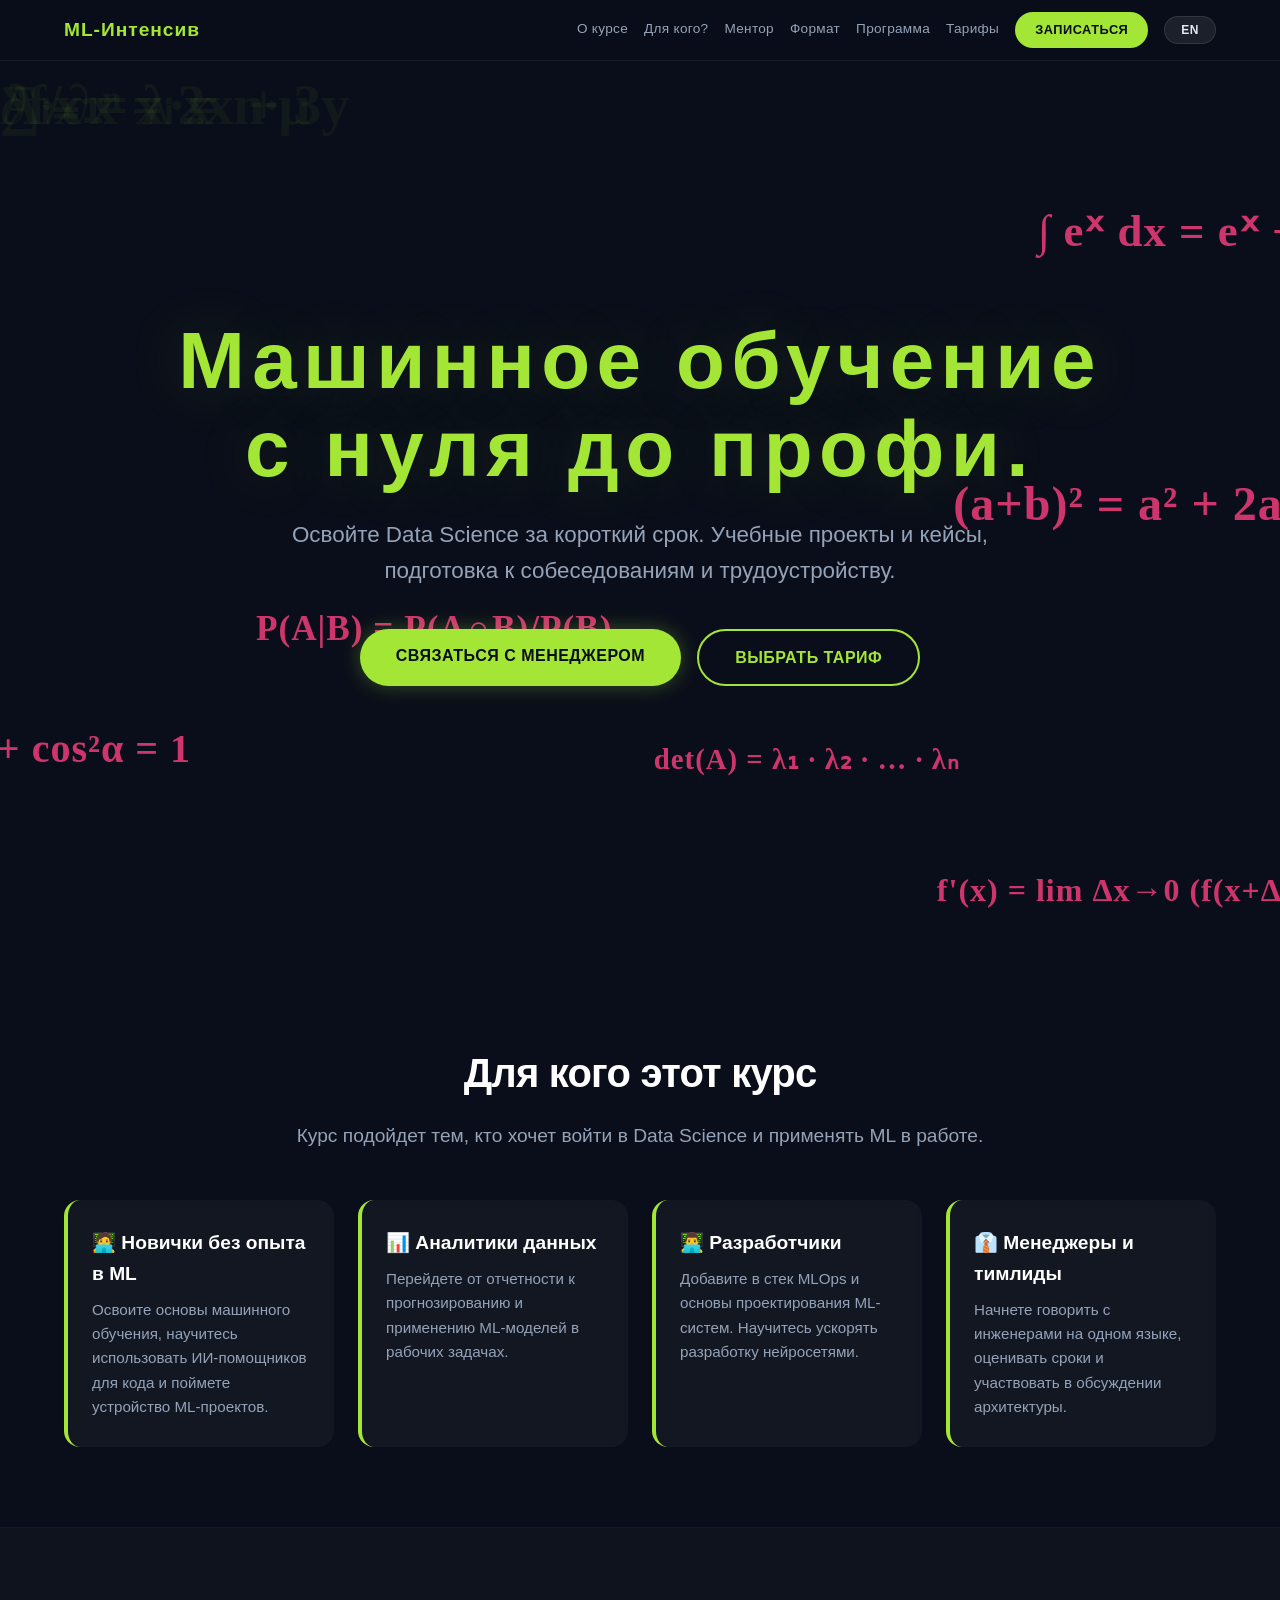
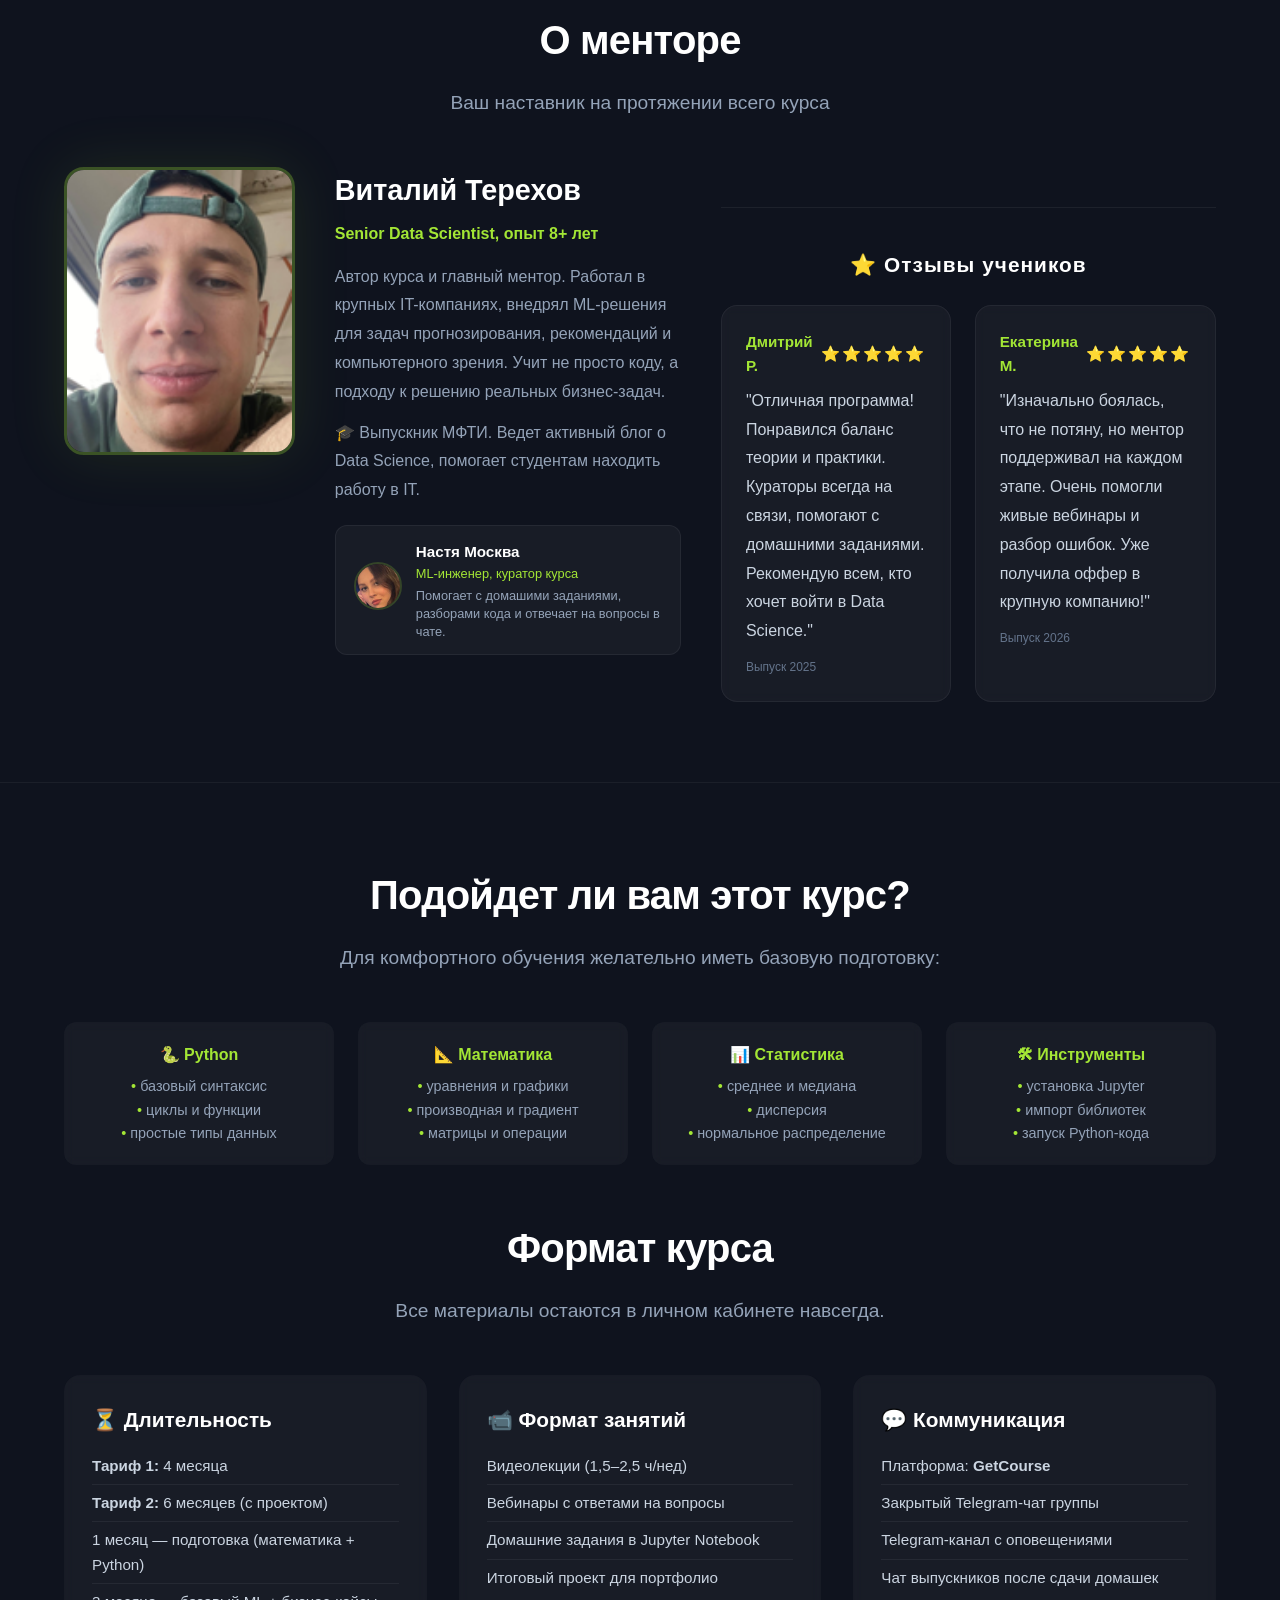
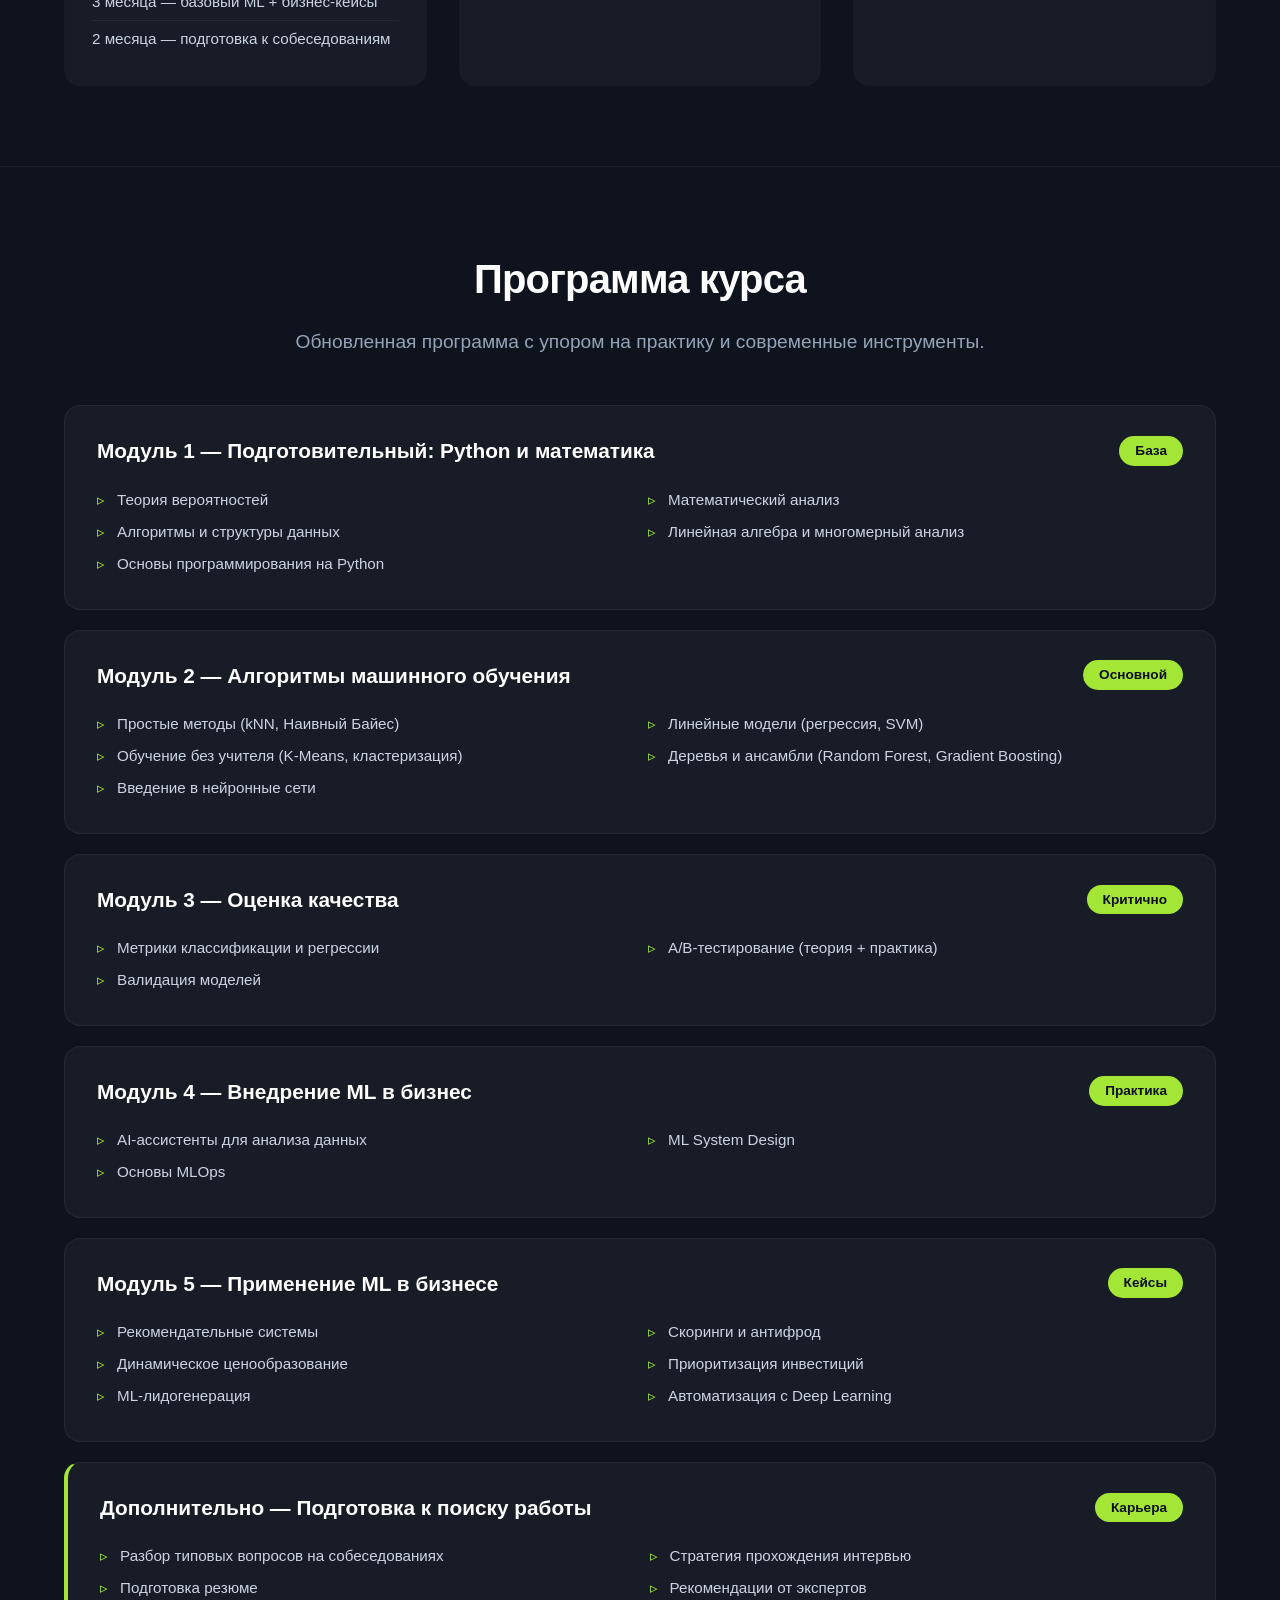
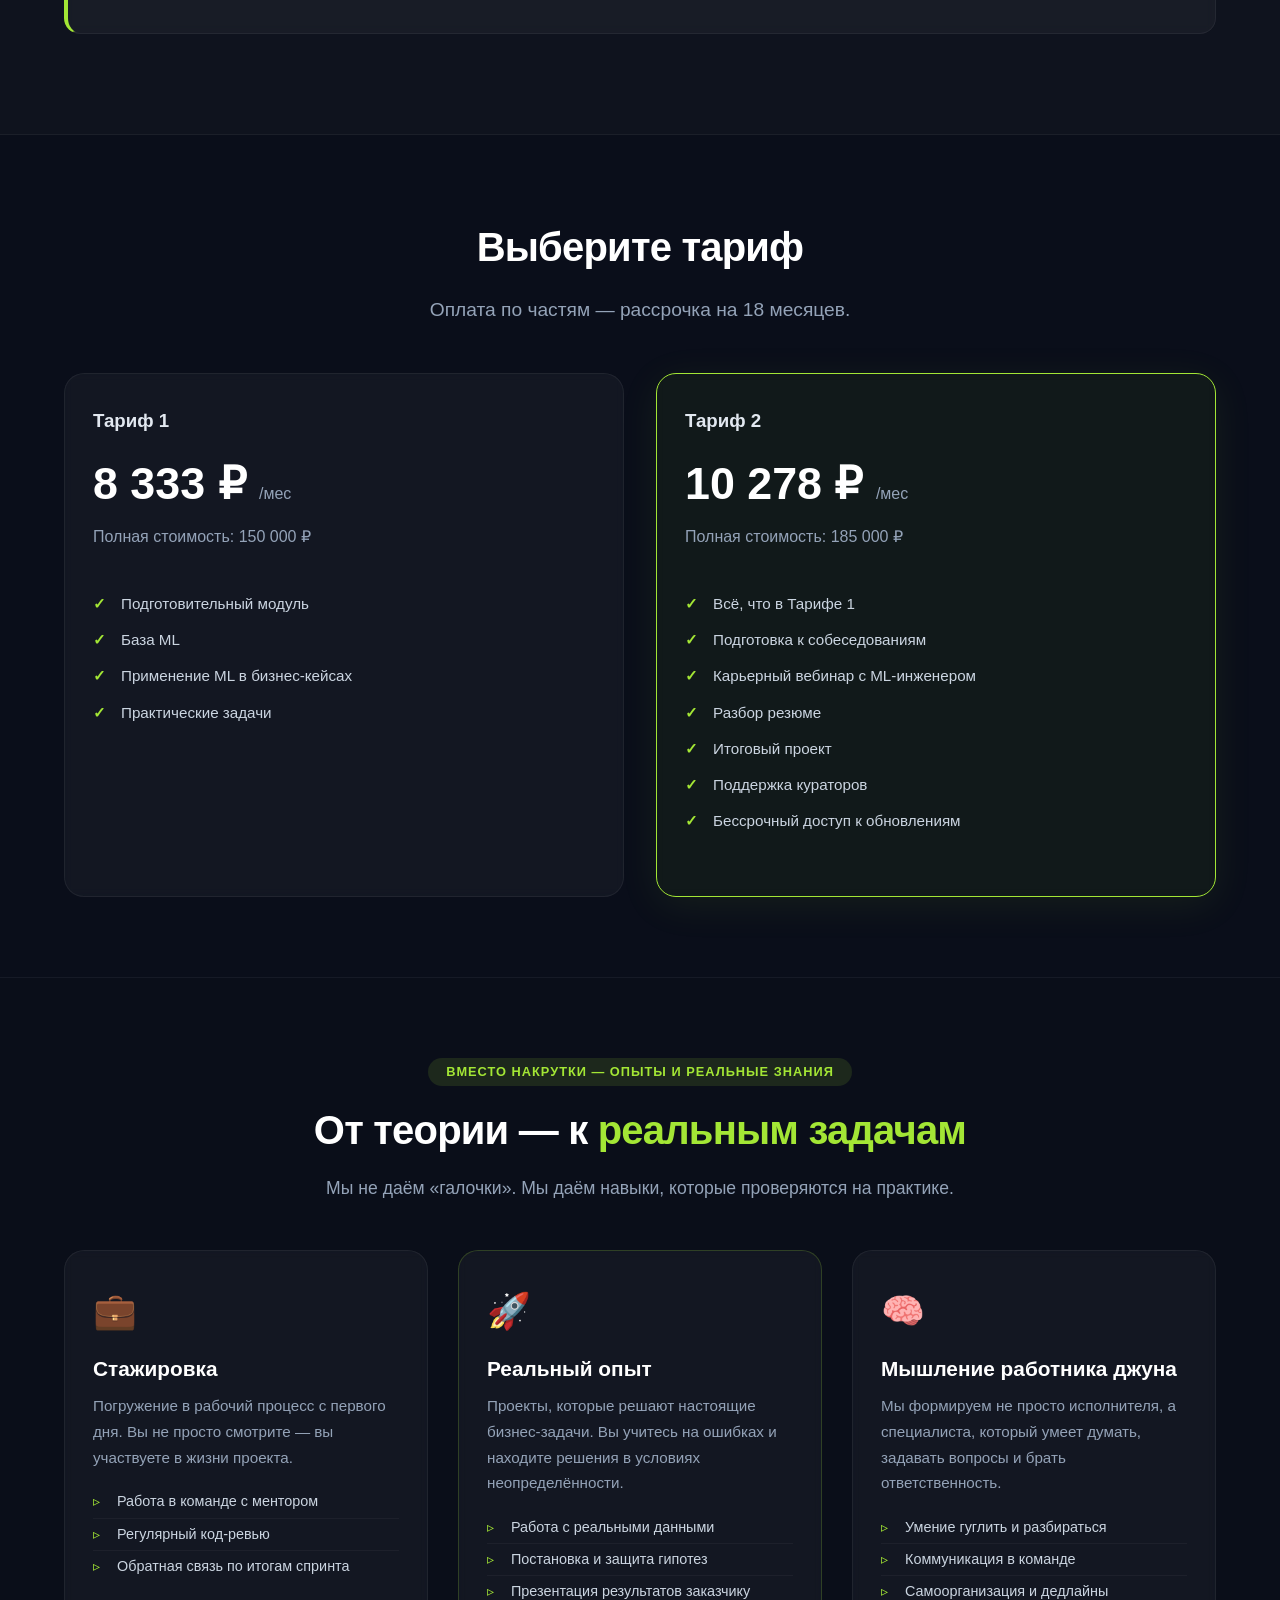
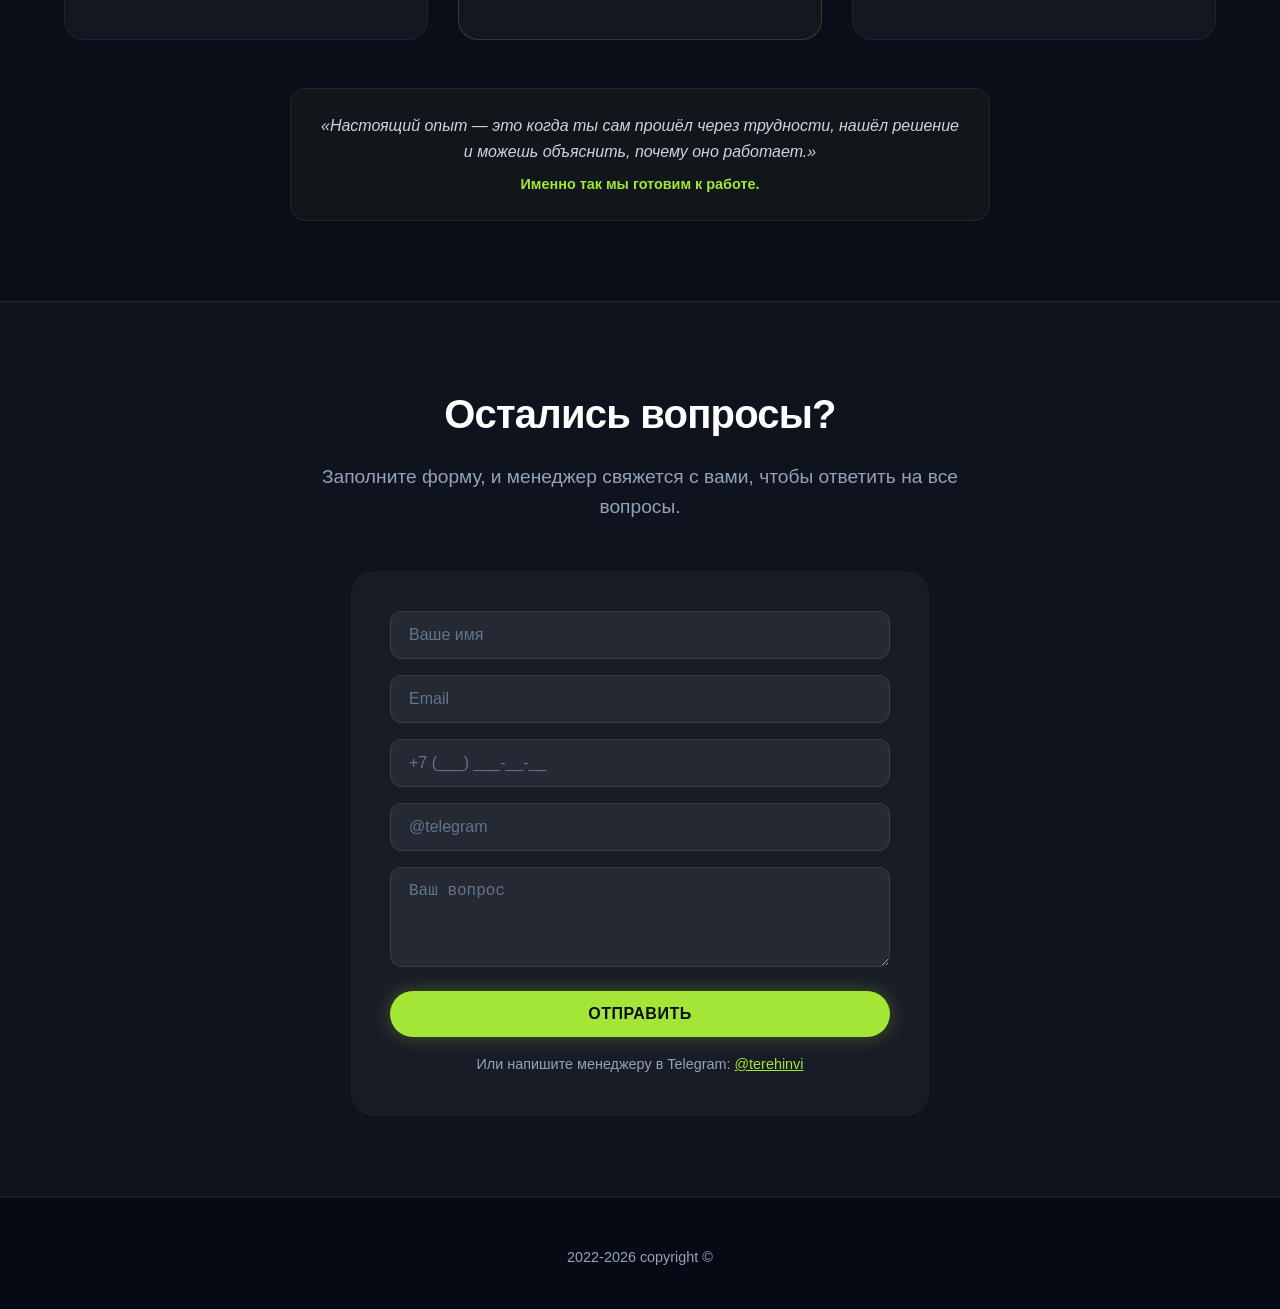
<file: templates/index4.html>
<!DOCTYPE html>
<html lang="ru">
<head>
    <meta charset="UTF-8" />
    <meta name="viewport" content="width=device-width, initial-scale=1.0" />
    <title>ML-Интенсив — Ваш курс</title>
    <style>
        /* ===== ОСНОВНЫЕ СТИЛИ ===== */
        * {
            margin: 0;
            padding: 0;
            box-sizing: border-box;
        }

        body {
            font-family: -apple-system, BlinkMacSystemFont, "Segoe UI", Roboto, Oxygen, Ubuntu, Cantarell, "Open Sans", "Helvetica Neue", sans-serif;
            background: #0a0e1a;
            color: #e2e8f0;
            line-height: 1.6;
            overflow-x: hidden;
        }

        .container {
            max-width: 1200px;
            margin: 0 auto;
            padding: 0 24px;
            position: relative;
            z-index: 2;
        }

        .section {
            padding: 80px 0;
            border-bottom: 1px solid rgba(255, 255, 255, 0.05);
        }

        .section:last-child {
            border-bottom: none;
        }

        .section-title {
            font-size: 2.5rem;
            font-weight: 700;
            text-align: center;
            margin-bottom: 16px;
            letter-spacing: -0.02em;
            color: #ffffff;
        }

        .section-subtitle {
            text-align: center;
            font-size: 1.2rem;
            color: #94a3b8;
            max-width: 700px;
            margin: 0 auto 48px;
        }

        /* ===== СТИЛИ ДЛЯ HEADER ===== */
        .sticky-header {
            position: sticky;
            top: 0;
            z-index: 100;
            background: rgba(10, 14, 26, 0.92);
            backdrop-filter: blur(12px);
            border-bottom: 1px solid rgba(255, 255, 255, 0.06);
            padding: 12px 0;
            transition: all 0.3s ease;
        }

        .sticky-header .container {
            display: flex;
            justify-content: space-between;
            align-items: center;
            flex-wrap: wrap;
            gap: 12px;
        }

        .header-logo {
            font-size: 1.2rem;
            font-weight: 700;
            color: #a3e635;
            letter-spacing: 0.05em;
            text-decoration: none;
            white-space: nowrap;
        }

        .header-logo:hover {
            color: #bef264;
        }

        .header-nav {
            display: flex;
            flex-wrap: wrap;
            gap: 8px 16px;
            align-items: center;
        }

        .header-nav a {
            color: #94a3b8;
            text-decoration: none;
            font-size: 0.85rem;
            font-weight: 500;
            transition: color 0.3s ease;
            letter-spacing: 0.3px;
            padding: 4px 0;
            border-bottom: 2px solid transparent;
        }

        .header-nav a:hover {
            color: #a3e635;
            border-bottom-color: #a3e635;
        }

        .header-nav .btn-small {
            background: #a3e635;
            color: #0a0e1a;
            padding: 8px 20px;
            border-radius: 40px;
            font-size: 0.8rem;
            font-weight: 700;
            text-transform: uppercase;
            letter-spacing: 0.5px;
            border: none;
            cursor: pointer;
            transition: all 0.3s ease;
            text-decoration: none;
            border-bottom: none !important;
        }

        .header-nav .btn-small:hover {
            background: #bef264;
            transform: translateY(-2px);
            box-shadow: 0 0 30px rgba(163, 230, 53, 0.3);
        }

        /* ===== КНОПКИ ===== */
        .btn {
            display: inline-block;
            padding: 14px 36px;
            border-radius: 40px;
            font-weight: 700;
            font-size: 1rem;
            text-decoration: none;
            transition: all 0.3s ease;
            border: none;
            cursor: pointer;
            text-transform: uppercase;
            letter-spacing: 0.5px;
        }

        .btn-primary {
            background: #a3e635;
            color: #0a0e1a;
            box-shadow: 0 0 20px rgba(163, 230, 53, 0.3);
        }

        .btn-primary:hover {
            background: #bef264;
            transform: translateY(-3px) scale(1.02);
            box-shadow: 0 0 40px rgba(163, 230, 53, 0.5);
        }

        .btn-outline {
            background: transparent;
            color: #a3e635;
            border: 2px solid #a3e635;
        }

        .btn-outline:hover {
            background: #a3e635;
            color: #0a0e1a;
            transform: translateY(-3px);
            box-shadow: 0 0 30px rgba(163, 230, 53, 0.3);
        }

        .btn-block {
            display: block;
            width: 100%;
            text-align: center;
        }

        /* ===== HERO ===== */
        .hero {
            position: relative;
            padding: 100px 0 120px;
            background: #0a0e1a;
            overflow: hidden;
            min-height: 100vh;
            display: flex;
            align-items: center;
        }

        .formula-bg {
            position: absolute;
            top: 0;
            left: 0;
            width: 100%;
            height: 100%;
            pointer-events: none;
            z-index: 0;
            overflow: hidden;
        }

        .formula {
            position: absolute;
            font-size: 1.8rem;
            font-weight: 700;
            color: rgba(255, 64, 129, 0.8);
            white-space: nowrap;
            animation: floatFormula 20s infinite linear;
            font-family: 'Times New Roman', serif;
            letter-spacing: 1px;
        }

        .formula:nth-child(1) { top: 5%; left: -10%; animation-duration: 25s; font-size: 2.2rem; }
        .formula:nth-child(2) { top: 15%; right: -5%; animation-duration: 30s; animation-delay: -3s; font-size: 2.8rem; }
        .formula:nth-child(3) { top: 30%; left: -15%; animation-duration: 22s; animation-delay: -7s; font-size: 2rem; }
        .formula:nth-child(4) { top: 45%; right: -10%; animation-duration: 28s; animation-delay: -12s; font-size: 3rem; }
        .formula:nth-child(5) { bottom: 20%; left: -8%; animation-duration: 26s; animation-delay: -5s; font-size: 2.5rem; }
        .formula:nth-child(6) { bottom: 5%; right: -12%; animation-duration: 32s; animation-delay: -9s; font-size: 2rem; }
        .formula:nth-child(7) { top: 60%; left: 20%; animation-duration: 35s; animation-delay: -15s; font-size: 2.2rem; }
        .formula:nth-child(8) { top: 75%; right: 25%; animation-duration: 27s; animation-delay: -4s; font-size: 1.8rem; }

        @keyframes floatFormula {
            0% { transform: translateX(0) translateY(0) rotate(0deg); opacity: 0.3; }
            25% { transform: translateX(120px) translateY(-40px) rotate(5deg); opacity: 0.7; }
            50% { transform: translateX(-80px) translateY(60px) rotate(-3deg); opacity: 0.4; }
            75% { transform: translateX(150px) translateY(-20px) rotate(7deg); opacity: 0.8; }
            100% { transform: translateX(-100px) translateY(30px) rotate(-5deg); opacity: 0.3; }
        }

        .formula-bright {
            position: absolute;
            font-size: 3.5rem;
            font-weight: 700;
            color: rgba(163, 230, 53, 0.05);
            white-space: nowrap;
            animation: floatFormulaBright 40s infinite linear;
            font-family: 'Times New Roman', serif;
        }

        .formula-bright:nth-child(1) { top: 10%; left: 30%; animation-duration: 45s; }
        .formula-bright:nth-child(2) { bottom: 15%; right: 10%; animation-duration: 50s; animation-delay: -10s; }
        .formula-bright:nth-child(3) { top: 50%; left: 60%; animation-duration: 38s; animation-delay: -20s; }

        @keyframes floatFormulaBright {
            0% { transform: translateX(0) translateY(0) rotate(0deg); opacity: 0.05; }
            50% { transform: translateX(200px) translateY(-80px) rotate(10deg); opacity: 0.15; }
            100% { transform: translateX(-200px) translateY(80px) rotate(-10deg); opacity: 0.05; }
        }

        .hero-content {
            position: relative;
            z-index: 2;
            text-align: center;
            width: 100%;
        }

        .hero-content h1 {
            font-size: clamp(2.8rem, 8vw, 5rem);
            font-weight: 800;
            line-height: 1.1;
            letter-spacing: 0.08em;
            margin-bottom: 24px;
            color: #a3e635;
            text-shadow: 0 0 60px rgba(163, 230, 53, 0.15);
            width: 100%;
            max-width: 100%;
            word-break: break-word;
        }

        .hero-content .subtitle {
            font-size: 1.4rem;
            color: #94a3b8;
            max-width: 700px;
            margin: 0 auto 40px;
        }

        .hero-buttons {
            display: flex;
            flex-wrap: wrap;
            justify-content: center;
            gap: 16px;
        }

        /* ===== БЛОК "О МЕНТОРЕ" ===== */
        .mentor-grid {
            display: grid;
            grid-template-columns: 1fr 1.5fr 1.5fr;
            gap: 40px;
            align-items: start;
            margin-top: 16px;
        }

        .mentor-photo {
            text-align: center;
        }

        .mentor-photo img {
            width: 100%;
            max-width: 260px;
            border-radius: 20px;
            border: 3px solid rgba(163, 230, 53, 0.3);
            box-shadow: 0 0 60px rgba(163, 230, 53, 0.1);
            transition: all 0.3s ease;
        }

        .mentor-photo img:hover {
            transform: scale(1.02);
            border-color: #a3e635;
            box-shadow: 0 0 80px rgba(163, 230, 53, 0.2);
        }

        .mentor-info h3 {
            font-size: 1.8rem;
            color: #ffffff;
            margin-bottom: 8px;
        }

        .mentor-info .mentor-title {
            color: #a3e635;
            font-weight: 600;
            margin-bottom: 16px;
        }

        .mentor-info p {
            color: #94a3b8;
            font-size: 1rem;
            line-height: 1.8;
        }

        .mentor-review {
            background: rgba(255, 255, 255, 0.04);
            border-radius: 16px;
            padding: 24px;
            border: 1px solid rgba(255, 255, 255, 0.06);
            backdrop-filter: blur(4px);
        }

        .mentor-review h4 {
            color: #ffffff;
            margin-bottom: 12px;
            font-size: 1rem;
        }

        .mentor-review .review-screenshot {
            width: 100%;
            border-radius: 12px;
            border: 1px solid rgba(255, 255, 255, 0.08);
            transition: all 0.3s ease;
            cursor: pointer;
        }

        .mentor-review .review-screenshot:hover {
            transform: scale(1.01);
            border-color: #a3e635;
        }

                /* ===== УЛУЧШЕННЫЙ БЛОК С ОТЗЫВАМИ ===== */
        .mentor-reviews {
            margin-top: 40px;
            padding-top: 40px;
            border-top: 1px solid rgba(255, 255, 255, 0.06);
        }

        .mentor-reviews h4 {
            font-size: 1.3rem;
            color: #ffffff;
            margin-bottom: 24px;
            text-align: center;
            letter-spacing: 0.05em;
        }

        .reviews-grid {
            display: grid;
            grid-template-columns: 1fr 1fr;
            gap: 24px;
        }

        .review-item {
            background: rgba(255, 255, 255, 0.04);
            border-radius: 16px;
            padding: 24px;
            border: 1px solid rgba(255, 255, 255, 0.06);
            transition: 0.3s ease;
            backdrop-filter: blur(4px);
        }

        .review-item:hover {
            border-color: #a3e635;
            background: rgba(255, 255, 255, 0.06);
            transform: translateY(-2px);
            box-shadow: 0 8px 30px rgba(163, 230, 53, 0.05);
        }

        .review-item .review-author {
            font-weight: 600;
            color: #a3e635;
            font-size: 0.95rem;
            margin-bottom: 8px;
            display: flex;
            align-items: center;
            gap: 8px;
        }

        .review-item .review-author .stars {
            color: #fbbf24;
            letter-spacing: 2px;
        }

        .review-item .review-text {
            color: #cbd5e1;
            font-size: 1rem;
            line-height: 1.8;
            margin-bottom: 12px;
        }

        .review-item .review-date {
            color: #64748b;
            font-size: 0.75rem;
        }

        /* Адаптация для мобильных */
        @media (max-width: 768px) {
            .reviews-grid {
                grid-template-columns: 1fr;
                gap: 16px;
            }

            .review-item {
                padding: 18px;
            }

            .review-item .review-text {
                font-size: 0.9rem;
            }
        }

        /* ===== ОСТАЛЬНЫЕ БЛОКИ (без изменений) ===== */
        .audience-grid {
            display: grid;
            grid-template-columns: repeat(auto-fit, minmax(240px, 1fr));
            gap: 24px;
            margin-top: 16px;
        }

        .audience-card {
            background: rgba(255, 255, 255, 0.04);
            padding: 28px 24px;
            border-radius: 16px;
            border-left: 4px solid #a3e635;
            transition: 0.3s;
            backdrop-filter: blur(4px);
        }

        .audience-card:hover {
            background: rgba(255, 255, 255, 0.08);
            transform: translateY(-4px);
        }

        .audience-card h3 {
            font-size: 1.2rem;
            margin-bottom: 8px;
            color: #ffffff;
        }

        .audience-card p {
            color: #94a3b8;
            font-size: 0.95rem;
        }

        .requirements-grid {
            display: grid;
            grid-template-columns: repeat(auto-fit, minmax(200px, 1fr));
            gap: 24px;
            margin-top: 16px;
        }

        .req-item {
            background: rgba(255, 255, 255, 0.04);
            padding: 20px;
            border-radius: 12px;
            text-align: center;
            backdrop-filter: blur(4px);
        }

        .req-item h4 {
            font-weight: 600;
            margin-bottom: 8px;
            color: #a3e635;
        }

        .req-item ul {
            list-style: none;
            font-size: 0.9rem;
            color: #94a3b8;
        }

        .req-item ul li::before {
            content: "• ";
            color: #a3e635;
        }

        .format-grid {
            display: grid;
            grid-template-columns: repeat(auto-fit, minmax(280px, 1fr));
            gap: 32px;
            margin-top: 16px;
        }

        .format-card {
            background: rgba(255, 255, 255, 0.04);
            padding: 28px;
            border-radius: 16px;
            backdrop-filter: blur(4px);
        }

        .format-card h3 {
            font-size: 1.3rem;
            margin-bottom: 12px;
            color: #ffffff;
        }

        .format-card ul {
            list-style: none;
            padding: 0;
        }

        .format-card ul li {
            padding: 6px 0;
            border-bottom: 1px solid rgba(255, 255, 255, 0.06);
            font-size: 0.95rem;
            color: #cbd5e1;
        }

        .format-card ul li:last-child {
            border-bottom: none;
        }

        .module {
            background: rgba(255, 255, 255, 0.04);
            border-radius: 16px;
            padding: 28px 32px;
            margin-bottom: 20px;
            border: 1px solid rgba(255, 255, 255, 0.06);
            backdrop-filter: blur(4px);
        }

        .module-header {
            display: flex;
            justify-content: space-between;
            align-items: center;
            cursor: pointer;
            flex-wrap: wrap;
        }

        .module-header h3 {
            font-size: 1.3rem;
            font-weight: 600;
            color: #ffffff;
        }

        .module-header span {
            background: #a3e635;
            color: #0a0e1a;
            padding: 4px 16px;
            border-radius: 40px;
            font-size: 0.85rem;
            font-weight: 700;
        }

        .module-body {
            margin-top: 16px;
            display: grid;
            grid-template-columns: 1fr 1fr;
            gap: 16px;
        }

        .module-body ul {
            list-style: none;
            padding: 0;
        }

        .module-body ul li {
            padding: 4px 0 4px 20px;
            position: relative;
            font-size: 0.95rem;
            color: #cbd5e1;
        }

        .module-body ul li::before {
            content: "▹";
            position: absolute;
            left: 0;
            color: #a3e635;
        }

        .pricing-grid {
            display: grid;
            grid-template-columns: repeat(auto-fit, minmax(300px, 1fr));
            gap: 32px;
            margin-top: 16px;
        }

        .pricing-card {
            background: rgba(255, 255, 255, 0.04);
            border-radius: 20px;
            padding: 32px 28px;
            border: 1px solid rgba(255, 255, 255, 0.06);
            transition: 0.3s;
            display: flex;
            flex-direction: column;
            backdrop-filter: blur(4px);
        }

        .pricing-card:hover {
            border-color: #a3e635;
            box-shadow: 0 8px 40px rgba(163, 230, 53, 0.05);
        }

        .pricing-card.popular {
            border-color: #a3e635;
            background: rgba(163, 230, 53, 0.05);
            box-shadow: 0 8px 40px rgba(163, 230, 53, 0.08);
        }

        .pricing-card .price {
            font-size: 2.8rem;
            font-weight: 700;
            margin: 12px 0 4px;
            color: #ffffff;
        }

        .pricing-card .price small {
            font-size: 1rem;
            font-weight: 400;
            color: #94a3b8;
        }

        .pricing-card .price-desc {
            color: #94a3b8;
            margin-bottom: 20px;
        }

        .pricing-card ul {
            list-style: none;
            padding: 0;
            margin: 16px 0 24px;
            flex: 1;
        }

        .pricing-card ul li {
            padding: 6px 0 6px 28px;
            position: relative;
            font-size: 0.95rem;
            color: #cbd5e1;
        }

        .pricing-card ul li::before {
            content: "✓";
            position: absolute;
            left: 0;
            color: #a3e635;
            font-weight: 700;
        }

        .pricing-card .btn {
            margin-top: auto;
        }

        .form-box {
            max-width: 580px;
            margin: 0 auto;
            background: rgba(255, 255, 255, 0.04);
            padding: 40px;
            border-radius: 24px;
            text-align: center;
            backdrop-filter: blur(4px);
        }

        .form-box input,
        .form-box textarea {
            width: 100%;
            padding: 14px 18px;
            border: 1px solid rgba(255, 255, 255, 0.1);
            border-radius: 12px;
            font-size: 1rem;
            margin-bottom: 16px;
            transition: 0.2s;
            background: rgba(255, 255, 255, 0.06);
            color: #ffffff;
        }

        .form-box input:focus,
        .form-box textarea:focus {
            outline: none;
            border-color: #a3e635;
            box-shadow: 0 0 0 3px rgba(163, 230, 53, 0.15);
            background: rgba(255, 255, 255, 0.08);
        }

        .form-box input::placeholder,
        .form-box textarea::placeholder {
            color: #64748b;
        }

        .form-box textarea {
            min-height: 100px;
            resize: vertical;
        }

        .form-message {
            margin-top: 16px;
            padding: 12px;
            border-radius: 8px;
            display: none;
        }

        .form-message.success {
            display: block;
            background: rgba(163, 230, 53, 0.15);
            color: #a3e635;
            border: 1px solid rgba(163, 230, 53, 0.3);
        }

        .form-message.error {
            display: block;
            background: rgba(255, 64, 129, 0.15);
            color: #ff4081;
            border: 1px solid rgba(255, 64, 129, 0.3);
        }

        .footer {
            background: #060a14;
            color: #64748b;
            padding: 40px 0;
            text-align: center;
            font-size: 0.9rem;
            border-top: 1px solid rgba(255, 255, 255, 0.05);
        }

        .footer a {
            color: #94a3b8;
            text-decoration: none;
        }

        .footer a:hover {
            color: #a3e635;
        }

        /* ===== АДАПТИВ ===== */
        @media (max-width: 1024px) {
            .mentor-grid {
                grid-template-columns: 1fr;
                gap: 32px;
            }

            .mentor-photo img {
                max-width: 200px;
            }
        }

        @media (max-width: 768px) {
            .sticky-header .container {
                flex-direction: column;
                align-items: center;
                gap: 8px;
            }

            .header-nav {
                justify-content: center;
                gap: 6px 12px;
            }

            .header-nav a {
                font-size: 0.75rem;
            }

            .hero {
                padding: 60px 0 80px;
                min-height: auto;
            }

            .hero-content h1 {
                font-size: 2.8rem;
            }

            .section-title {
                font-size: 2rem;
            }

            .module-body {
                grid-template-columns: 1fr;
            }

            .pricing-grid {
                grid-template-columns: 1fr;
            }

            .form-box {
                padding: 24px;
            }

            .formula {
                font-size: 1.2rem !important;
            }
            .formula-bright {
                font-size: 2rem !important;
            }

            .mentor-grid {
                grid-template-columns: 1fr;
                text-align: center;
            }

            .mentor-photo img {
                max-width: 180px;
            }
        }

        @media (max-width: 480px) {
            .hero-content h1 {
                font-size: 2.2rem;
            }

            .section {
                padding: 48px 0;
            }

            .btn {
                padding: 12px 28px;
                font-size: 0.9rem;
            }

            .header-nav {
                gap: 4px 8px;
            }

            .header-nav a {
                font-size: 0.7rem;
            }

            .header-nav .btn-small {
                padding: 6px 14px;
                font-size: 0.7rem;
            }
        }
        /* ===== КОМПАКТНЫЙ БЛОК ПОМОЩНИКА ===== */
    .assistant-compact {
        display: flex;
        align-items: center;
        gap: 14px;
        margin-top: 20px;
        padding: 14px 18px;
        background: rgba(255, 255, 255, 0.04);
        border-radius: 12px;
        border: 1px solid rgba(255, 255, 255, 0.06);
        transition: 0.3s ease;
    }

    .assistant-compact:hover {
        background: rgba(255, 255, 255, 0.07);
        border-color: rgba(163, 230, 53, 0.15);
    }

    .assistant-compact-photo {
        flex-shrink: 0;
    }

    .assistant-compact-photo img {
        width: 48px;
        height: 48px;
        border-radius: 50%;
        object-fit: cover;
        border: 2px solid rgba(163, 230, 53, 0.2);
    }

    .assistant-compact-info {
        flex: 1;
    }

    .assistant-compact-name {
        font-weight: 600;
        color: #ffffff;
        font-size: 0.95rem;
    }

    .assistant-compact-title {
        font-size: 0.8rem;
        color: #a3e635;
        font-weight: 500;
    }

    .assistant-compact-desc {
        font-size: 0.8rem;
        color: #94a3b8;
        line-height: 1.4;
        margin-top: 2px;
    }

    /* ===== КНОПКА ПЕРЕКЛЮЧЕНИЯ ЯЗЫКА ===== */
    .lang-btn {
        background: rgba(255,255,255,0.08);
        border: 1px solid rgba(255,255,255,0.1);
        color: #e2e8f0;
        padding: 6px 16px;
        border-radius: 40px;
        font-size: 0.75rem;
        font-weight: 600;
        cursor: pointer;
        transition: all 0.3s ease;
        text-transform: uppercase;
        letter-spacing: 0.5px;
        font-family: inherit;
    }

    .lang-btn:hover {
        background: #a3e635;
        color: #0a0e1a;
        border-color: #a3e635;
        transform: translateY(-2px);
        box-shadow: 0 0 20px rgba(163, 230, 53, 0.2);
    }
    </style>
</head>
<body>

    <!-- ============================================ -->
    <!-- STICKY HEADER С НАВИГАЦИЕЙ                   -->
    <!-- ============================================ -->
    <header class="sticky-header">
        <div class="container">
            <a href="#" class="header-logo" data-i18n="logo">ML-Интенсив</a>
            <nav class="header-nav">
                <a href="#about" data-i18n="nav_about">О курсе</a>
                <a href="#forwhoom" data-i18n="nav_audience">Для кого?</a>
                <a href="#mentor" data-i18n="nav_mentor">Ментор</a>
                <a href="#format" data-i18n="nav_format">Формат</a>
                <a href="#program" data-i18n="nav_program">Программа</a>
                <a href="#pricing" data-i18n="nav_pricing">Тарифы</a>
                <a href="#contacts" class="btn-small" data-i18n="nav_contact">Записаться</a>
                <button class="lang-btn" id="langToggle">EN</button>
            </nav>
        </div>
    </header>

    <!-- ============================================ -->
    <!-- БЛОК 1: HERO С АНИМАЦИЕЙ ФОРМУЛ             -->
    <!-- ============================================ -->
    <section class="hero" id="about">
        <div class="formula-bg">
            <div class="formula">E = mc²</div>
            <div class="formula">∫ eˣ dx = eˣ + C</div>
            <div class="formula">∇·E = ρ/ε₀</div>
            <div class="formula">(a+b)² = a² + 2ab + b²</div>
            <div class="formula">sin²α + cos²α = 1</div>
            <div class="formula">f'(x) = lim Δx→0 (f(x+Δx)-f(x))/Δx</div>
            <div class="formula">P(A|B) = P(A∩B)/P(B)</div>
            <div class="formula">det(A) = λ₁ · λ₂ · … · λₙ</div>
            <div class="formula-bright">∂f/∂x = 2x + 3y</div>
            <div class="formula-bright">∑ᵢ₌₁ⁿ xᵢ = n·μ</div>
            <div class="formula-bright">A·x = λ·x</div>
        </div>

        <div class="container">
            <div class="hero-content">
                <h1 data-i18n="hero_title">Машинное обучение<br />с нуля до профи.</h1>
                <p class="subtitle" data-i18n="hero_subtitle">
                    Освойте Data Science за короткий срок. Учебные проекты и кейсы, подготовка к собеседованиям и трудоустройству.
                </p>
                <div class="hero-buttons">
                    <a href="https://t.me/terehinvi" target="_blank" class="btn btn-primary" data-i18n="hero_btn1">Связаться с менеджером</a>
                    <a href="#pricing" class="btn btn-outline" data-i18n="hero_btn2">Выбрать тариф</a>
                </div>
            </div>
        </div>
    </section>

    <!-- ============================================ -->
    <!-- БЛОК 2: ДЛЯ КОГО ЭТОТ КУРС                  -->
    <!-- ============================================ -->
    <section class="section" id="forwhoom">
        <div class="container">
            <h2 class="section-title" data-i18n="audience_title">Для кого этот курс</h2>
            <p class="section-subtitle" data-i18n="audience_subtitle">
                Курс подойдет тем, кто хочет войти в Data Science и применять ML в работе.
            </p>
            <div class="audience-grid">
                <div class="audience-card" data-i18n="audience_card1">
                    <h3>🧑‍💻 Новички без опыта в ML</h3>
                    <p>Освоите основы машинного обучения, научитесь использовать ИИ-помощников для кода и поймете устройство ML-проектов.</p>
                </div>
                <div class="audience-card" data-i18n="audience_card2">
                    <h3>📊 Аналитики данных</h3>
                    <p>Перейдете от отчетности к прогнозированию и применению ML-моделей в рабочих задачах.</p>
                </div>
                <div class="audience-card" data-i18n="audience_card3">
                    <h3>👨‍💻 Разработчики</h3>
                    <p>Добавите в стек MLOps и основы проектирования ML-систем. Научитесь ускорять разработку нейросетями.</p>
                </div>
                <div class="audience-card" data-i18n="audience_card4">
                    <h3>👔 Менеджеры и тимлиды</h3>
                    <p>Начнете говорить с инженерами на одном языке, оценивать сроки и участвовать в обсуждении архитектуры.</p>
                </div>
            </div>
        </div>
    </section>



    <!-- ============================================ -->
<!-- НОВЫЙ БЛОК: О МЕНТОРЕ И ПОМОЩНИКЕ            -->
<!-- ============================================ -->
<section class="section" id="mentor" style="background: rgba(255,255,255,0.02);">
    <div class="container">
        <h2 class="section-title" data-i18n="mentor_title">О менторе</h2>
        <p class="section-subtitle" data-i18n="mentor_subtitle">
            Ваш наставник на протяжении всего курса
        </p>

        <div class="mentor-grid">
            <!-- Фото ментора -->
            <div class="mentor-photo">
                <img src="../static/img_1.png" alt="Фото ментора" />
            </div>

            <!-- Информация о менторе -->
            <div class="mentor-info">
                <h3 data-i18n="mentor_name">Виталий Терехов</h3>
                <div class="mentor-title" data-i18n="mentor_title_job">Senior Data Scientist, опыт 8+ лет</div>
                <p data-i18n="mentor_desc1">
                    Автор курса и главный ментор. Работал в крупных IT-компаниях, внедрял ML-решения для задач
                    прогнозирования, рекомендаций и компьютерного зрения. Учит не просто коду, а подходу к решению
                    реальных бизнес-задач.
                </p>
                <p style="margin-top: 12px;" data-i18n="mentor_desc2">
                    🎓 Выпускник МФТИ. Ведет активный блог о Data Science, помогает студентам находить работу в IT.
                </p>

                <!-- ===== ПОМОЩНИК (внутри того же блока) ===== -->
                <div class="assistant-compact">
                    <div class="assistant-compact-photo">
                        <img src="../static/img.png" alt="Фото помощника" />
                    </div>
                    <div class="assistant-compact-info">
                        <div class="assistant-compact-name" data-i18n="assistant_name">Настя Москва</div>
                        <div class="assistant-compact-title" data-i18n="assistant_title">ML-инженер, куратор курса</div>
                        <div class="assistant-compact-desc" data-i18n="assistant_desc">Помогает с домашими заданиями, разборами кода и отвечает на вопросы в чате.</div>
                    </div>
                </div>
            </div>

            <!-- Блок с отзывами -->
            <div class="mentor-reviews">
                <h4 data-i18n="reviews_title">⭐ Отзывы учеников</h4>
                <div class="reviews-grid">

                    <!-- Отзыв 1 -->
                    <div class="review-item">
                        <div class="review-author">
                            <span data-i18n="review1_author">Дмитрий Р.</span>
                            <span class="stars">⭐⭐⭐⭐⭐</span>
                        </div>
                        <div class="review-text" data-i18n="review1_text">
                            "Отличная программа! Понравился баланс теории и практики. Кураторы всегда на связи, помогают с домашними заданиями. Рекомендую всем, кто хочет войти в Data Science."
                        </div>
                        <div class="review-date" data-i18n="review1_date">Выпуск 2025</div>
                    </div>

                    <!-- Отзыв 2 -->
                    <div class="review-item">
                        <div class="review-author">
                            <span data-i18n="review2_author">Екатерина М.</span>
                            <span class="stars">⭐⭐⭐⭐⭐</span>
                        </div>
                        <div class="review-text" data-i18n="review2_text">
                            "Изначально боялась, что не потяну, но ментор поддерживал на каждом этапе. Очень помогли живые вебинары и разбор ошибок. Уже получила оффер в крупную компанию!"
                        </div>
                        <div class="review-date" data-i18n="review2_date">Выпуск 2026</div>
                    </div>

                </div>
            </div>
        </div>
    </div>
    </section>

    <!-- ============================================ -->
    <!-- БЛОК 3: ТРЕБОВАНИЯ                          -->
    <!-- ============================================ -->
    <section class="section" id="format" style="background: rgba(255,255,255,0.02);">
        <div class="container">
            <h2 class="section-title" data-i18n="requirements_title">Подойдет ли вам этот курс?</h2>
            <p class="section-subtitle" data-i18n="requirements_subtitle">
                Для комфортного обучения желательно иметь базовую подготовку:
            </p>
            <div class="requirements-grid">
                <div class="req-item" data-i18n="req1">
                    <h4>🐍 Python</h4>
                    <ul>
                        <li>базовый синтаксис</li>
                        <li>циклы и функции</li>
                        <li>простые типы данных</li>
                    </ul>
                </div>
                <div class="req-item" data-i18n="req2">
                    <h4>📐 Математика</h4>
                    <ul>
                        <li>уравнения и графики</li>
                        <li>производная и градиент</li>
                        <li>матрицы и операции</li>
                    </ul>
                </div>
                <div class="req-item" data-i18n="req3">
                    <h4>📊 Статистика</h4>
                    <ul>
                        <li>среднее и медиана</li>
                        <li>дисперсия</li>
                        <li>нормальное распределение</li>
                    </ul>
                </div>
                <div class="req-item" data-i18n="req4">
                    <h4>🛠 Инструменты</h4>
                    <ul>
                        <li>установка Jupyter</li>
                        <li>импорт библиотек</li>
                        <li>запуск Python-кода</li>
                    </ul>
                </div>
            </div>
        </div>
        <!-- ============================================ -->
        <!-- БЛОК 4: ФОРМАТ ОБУЧЕНИЯ                     -->
        <!-- ============================================ -->
        <br>
        <br>
        <div class="container">
            <h2 class="section-title" data-i18n="format_title">Формат курса</h2>
            <p class="section-subtitle" data-i18n="format_subtitle">
                Все материалы остаются в личном кабинете навсегда.
            </p>
            <div class="format-grid">
                <div class="format-card" data-i18n="format1">
                    <h3>⏳ Длительность</h3>
                    <ul>
                        <li><strong>Тариф 1:</strong> 4 месяца</li>
                        <li><strong>Тариф 2:</strong> 6 месяцев (с проектом)</li>
                        <li>1 месяц — подготовка (математика + Python)</li>
                        <li>3 месяца — базовый ML + бизнес-кейсы</li>
                        <li>2 месяца — подготовка к собеседованиям</li>
                    </ul>
                </div>
                <div class="format-card" data-i18n="format2">
                    <h3>📹 Формат занятий</h3>
                    <ul>
                        <li>Видеолекции (1,5–2,5 ч/нед)</li>
                        <li>Вебинары с ответами на вопросы</li>
                        <li>Домашние задания в Jupyter Notebook</li>
                        <li>Итоговый проект для портфолио</li>
                    </ul>
                </div>
                <div class="format-card" data-i18n="format3">
                    <h3>💬 Коммуникация</h3>
                    <ul>
                        <li>Платформа: <strong>GetCourse</strong></li>
                        <li>Закрытый Telegram-чат группы</li>
                        <li>Telegram-канал с оповещениями</li>
                        <li>Чат выпускников после сдачи домашек</li>
                    </ul>
                </div>
            </div>
        </div>
    </section>

    <!-- ============================================ -->
    <!-- БЛОК 5: ПРОГРАММА КУРСА                     -->
    <!-- ============================================ -->
    <section class="section" id="program" style="background: rgba(255,255,255,0.02);">
        <div class="container">
            <h2 class="section-title" data-i18n="program_title">Программа курса</h2>
            <p class="section-subtitle" data-i18n="program_subtitle">
                Обновленная программа с упором на практику и современные инструменты.
            </p>

            <div class="module" data-i18n="module1">
                <div class="module-header">
                    <h3>Модуль 1 — Подготовительный: Python и математика</h3>
                    <span>База</span>
                </div>
                <div class="module-body">
                    <ul>
                        <li>Теория вероятностей</li>
                        <li>Алгоритмы и структуры данных</li>
                        <li>Основы программирования на Python</li>
                    </ul>
                    <ul>
                        <li>Математический анализ</li>
                        <li>Линейная алгебра и многомерный анализ</li>
                    </ul>
                </div>
            </div>

            <div class="module" data-i18n="module2">
                <div class="module-header">
                    <h3>Модуль 2 — Алгоритмы машинного обучения</h3>
                    <span>Основной</span>
                </div>
                <div class="module-body">
                    <ul>
                        <li>Простые методы (kNN, Наивный Байес)</li>
                        <li>Обучение без учителя (K-Means, кластеризация)</li>
                        <li>Введение в нейронные сети</li>
                    </ul>
                    <ul>
                        <li>Линейные модели (регрессия, SVM)</li>
                        <li>Деревья и ансамбли (Random Forest, Gradient Boosting)</li>
                    </ul>
                </div>
            </div>

            <div class="module" data-i18n="module3">
                <div class="module-header">
                    <h3>Модуль 3 — Оценка качества</h3>
                    <span>Критично</span>
                </div>
                <div class="module-body">
                    <ul>
                        <li>Метрики классификации и регрессии</li>
                        <li>Валидация моделей</li>
                    </ul>
                    <ul>
                        <li>A/B-тестирование (теория + практика)</li>
                    </ul>
                </div>
            </div>

            <div class="module" data-i18n="module4">
                <div class="module-header">
                    <h3>Модуль 4 — Внедрение ML в бизнес</h3>
                    <span>Практика</span>
                </div>
                <div class="module-body">
                    <ul>
                        <li>AI-ассистенты для анализа данных</li>
                        <li>Основы MLOps</li>
                    </ul>
                    <ul>
                        <li>ML System Design</li>
                    </ul>
                </div>
            </div>

            <div class="module" data-i18n="module5">
                <div class="module-header">
                    <h3>Модуль 5 — Применение ML в бизнесе</h3>
                    <span>Кейсы</span>
                </div>
                <div class="module-body">
                    <ul>
                        <li>Рекомендательные системы</li>
                        <li>Динамическое ценообразование</li>
                        <li>ML-лидогенерация</li>
                    </ul>
                    <ul>
                        <li>Скоринги и антифрод</li>
                        <li>Приоритизация инвестиций</li>
                        <li>Автоматизация с Deep Learning</li>
                    </ul>
                </div>
            </div>

            <div class="module" style="border-left: 4px solid #a3e635;" data-i18n="module6">
                <div class="module-header">
                    <h3>Дополнительно — Подготовка к поиску работы</h3>
                    <span>Карьера</span>
                </div>
                <div class="module-body">
                    <ul>
                        <li>Разбор типовых вопросов на собеседованиях</li>
                        <li>Подготовка резюме</li>
                    </ul>
                    <ul>
                        <li>Стратегия прохождения интервью</li>
                        <li>Рекомендации от экспертов</li>
                    </ul>
                </div>
            </div>
        </div>
    </section>

    <!-- ============================================ -->
    <!-- БЛОК 6: ТАРИФЫ                              -->
    <!-- ============================================ -->
    <section class="section" id="pricing">
        <div class="container">
            <h2 class="section-title" data-i18n="pricing_title">Выберите тариф</h2>
            <p class="section-subtitle" data-i18n="pricing_subtitle">
                Оплата по частям — рассрочка на 18 месяцев.
            </p>
            <div class="pricing-grid">
                <div class="pricing-card" data-i18n="pricing1">
                    <h3>Тариф 1</h3>
                    <div class="price">8 333 ₽ <small>/мес</small></div>
                    <div class="price-desc">Полная стоимость: 150 000 ₽</div>
                    <ul>
                        <li>Подготовительный модуль</li>
                        <li>База ML</li>
                        <li>Применение ML в бизнес-кейсах</li>
                        <li>Практические задачи</li>
                    </ul>
                    <a href="#" class="btn btn-primary btn-block" data-i18n="pricing_btn">Выбрать тариф</a>
                </div>

                <div class="pricing-card popular" data-i18n="pricing2">
                    <div style="background: #a3e635; color: #0a0e1a; padding: 4px 16px; border-radius: 40px; display: inline-block; font-size: 0.8rem; font-weight: 700; margin-bottom: 12px;" data-i18n="pricing_popular">
                        🚀 Самый популярный
                    </div>
                    <h3>Тариф 2</h3>
                    <div class="price">10 278 ₽ <small>/мес</small></div>
                    <div class="price-desc">Полная стоимость: 185 000 ₽</div>
                    <ul>
                        <li>Всё, что в Тарифе 1</li>
                        <li>Подготовка к собеседованиям</li>
                        <li>Карьерный вебинар с ML-инженером</li>
                        <li>Разбор резюме</li>
                        <li>Итоговый проект</li>
                        <li>Поддержка кураторов</li>
                        <li>Бессрочный доступ к обновлениям</li>
                    </ul>
                    <a href="#" class="btn btn-primary btn-block" data-i18n="pricing_btn">Выбрать тариф</a>
                </div>
            </div>
        </div>
    </section>

    <!-- ============================================ -->
    <!-- БЛОК: РЕАЛЬНЫЙ ОПЫТ И СТАЖИРОВКА             -->
    <!-- ============================================ -->
    <section class="section" id="real-experience" style="background: rgba(10, 14, 26, 0.8); border-bottom: 1px solid rgba(163, 230, 53, 0.15);">
        <div class="container">
            <div class="experience-header" style="text-align: center; max-width: 800px; margin: 0 auto 48px;">
                <span style="display: inline-block; background: rgba(163, 230, 53, 0.12); color: #a3e635; padding: 4px 18px; border-radius: 40px; font-size: 0.8rem; font-weight: 600; text-transform: uppercase; letter-spacing: 1px; margin-bottom: 12px;">
                    Вместо накрутки — опыты и реальные знания
                </span>
                <h2 class="section-title" style="margin-bottom: 12px;">
                    От теории — к <span style="color: #a3e635;">реальным задачам</span>
                </h2>
                <p class="section-subtitle" style="margin-bottom: 0; font-size: 1.1rem; color: #94a3b8;">
                    Мы не даём «галочки». Мы даём навыки, которые проверяются на практике.
                </p>
            </div>

            <div class="experience-grid" style="display: grid; grid-template-columns: repeat(auto-fit, minmax(280px, 1fr)); gap: 30px;">

                <!-- Карточка 1: Стажировка -->
                <div class="exp-card" style="background: rgba(255, 255, 255, 0.04); border-radius: 20px; padding: 32px 28px; border: 1px solid rgba(255, 255, 255, 0.06); transition: 0.3s ease; backdrop-filter: blur(4px);">
                    <div style="font-size: 2.2rem; margin-bottom: 12px;">💼</div>
                    <h3 style="color: #ffffff; font-size: 1.3rem; margin-bottom: 8px; font-weight: 600;">Стажировка</h3>
                    <p style="color: #94a3b8; font-size: 0.95rem; line-height: 1.7; margin-bottom: 16px;">
                        Погружение в рабочий процесс с первого дня. Вы не просто смотрите — вы участвуете в жизни проекта.
                    </p>
                    <ul style="list-style: none; padding: 0; margin: 0; color: #cbd5e1; font-size: 0.9rem;">
                        <li style="padding: 4px 0 4px 24px; position: relative; border-bottom: 1px solid rgba(255,255,255,0.04);">
                            <span style="position: absolute; left: 0; color: #a3e635;">▹</span> Работа в команде с ментором
                        </li>
                        <li style="padding: 4px 0 4px 24px; position: relative; border-bottom: 1px solid rgba(255,255,255,0.04);">
                            <span style="position: absolute; left: 0; color: #a3e635;">▹</span> Регулярный код-ревью
                        </li>
                        <li style="padding: 4px 0 4px 24px; position: relative;">
                            <span style="position: absolute; left: 0; color: #a3e635;">▹</span> Обратная связь по итогам спринта
                        </li>
                    </ul>
                </div>

                <!-- Карточка 2: Реальный опыт -->
                <div class="exp-card" style="background: rgba(255, 255, 255, 0.04); border-radius: 20px; padding: 32px 28px; border: 1px solid rgba(255, 255, 255, 0.06); transition: 0.3s ease; backdrop-filter: blur(4px); border-color: rgba(163, 230, 53, 0.2);">
                    <div style="font-size: 2.2rem; margin-bottom: 12px;">🚀</div>
                    <h3 style="color: #ffffff; font-size: 1.3rem; margin-bottom: 8px; font-weight: 600;">Реальный опыт</h3>
                    <p style="color: #94a3b8; font-size: 0.95rem; line-height: 1.7; margin-bottom: 16px;">
                        Проекты, которые решают настоящие бизнес-задачи. Вы учитесь на ошибках и находите решения в условиях неопределённости.
                    </p>
                    <ul style="list-style: none; padding: 0; margin: 0; color: #cbd5e1; font-size: 0.9rem;">
                        <li style="padding: 4px 0 4px 24px; position: relative; border-bottom: 1px solid rgba(255,255,255,0.04);">
                            <span style="position: absolute; left: 0; color: #a3e635;">▹</span> Работа с реальными данными
                        </li>
                        <li style="padding: 4px 0 4px 24px; position: relative; border-bottom: 1px solid rgba(255,255,255,0.04);">
                            <span style="position: absolute; left: 0; color: #a3e635;">▹</span> Постановка и защита гипотез
                        </li>
                        <li style="padding: 4px 0 4px 24px; position: relative;">
                            <span style="position: absolute; left: 0; color: #a3e635;">▹</span> Презентация результатов заказчику
                        </li>
                    </ul>
                </div>

                <!-- Карточка 3: Мышление джуна -->
                <div class="exp-card" style="background: rgba(255, 255, 255, 0.04); border-radius: 20px; padding: 32px 28px; border: 1px solid rgba(255, 255, 255, 0.06); transition: 0.3s ease; backdrop-filter: blur(4px);">
                    <div style="font-size: 2.2rem; margin-bottom: 12px;">🧠</div>
                    <h3 style="color: #ffffff; font-size: 1.3rem; margin-bottom: 8px; font-weight: 600;">Мышление работника джуна</h3>
                    <p style="color: #94a3b8; font-size: 0.95rem; line-height: 1.7; margin-bottom: 16px;">
                        Мы формируем не просто исполнителя, а специалиста, который умеет думать, задавать вопросы и брать ответственность.
                    </p>
                    <ul style="list-style: none; padding: 0; margin: 0; color: #cbd5e1; font-size: 0.9rem;">
                        <li style="padding: 4px 0 4px 24px; position: relative; border-bottom: 1px solid rgba(255,255,255,0.04);">
                            <span style="position: absolute; left: 0; color: #a3e635;">▹</span> Умение гуглить и разбираться
                        </li>
                        <li style="padding: 4px 0 4px 24px; position: relative; border-bottom: 1px solid rgba(255,255,255,0.04);">
                            <span style="position: absolute; left: 0; color: #a3e635;">▹</span> Коммуникация в команде
                        </li>
                        <li style="padding: 4px 0 4px 24px; position: relative;">
                            <span style="position: absolute; left: 0; color: #a3e635;">▹</span> Самоорганизация и дедлайны
                        </li>
                    </ul>
                </div>

            </div>

            <!-- Дополнительный блок с цитатой или призывом -->
            <div style="text-align: center; margin-top: 48px; padding: 24px; background: rgba(163, 230, 53, 0.04); border-radius: 16px; border: 1px solid rgba(163, 230, 53, 0.1); max-width: 700px; margin-left: auto; margin-right: auto;">
                <p style="color: #cbd5e1; font-size: 1rem; font-style: italic; margin-bottom: 0;">
                    «Настоящий опыт — это когда ты сам прошёл через трудности, нашёл решение и можешь объяснить, почему оно работает.»
                </p>
                <p style="color: #a3e635; font-weight: 600; margin-top: 8px; font-size: 0.9rem;">
                    Именно так мы готовим к работе.
                </p>
            </div>
        </div>
    </section>

    <!-- ============================================ -->
    <!-- БЛОК 7: ФОРМА СВЯЗИ                        -->
    <!-- ============================================ -->
    <section class="section" id="contacts" style="background: rgba(255,255,255,0.02);">
        <div class="container">
            <h2 class="section-title" data-i18n="contact_title">Остались вопросы?</h2>
            <p class="section-subtitle" data-i18n="contact_subtitle">
                Заполните форму, и менеджер свяжется с вами, чтобы ответить на все вопросы.
            </p>
            <div class="form-box">
                <form id="contactForm" action="#" method="POST">
                    <input type="text" id="userName" name="name" placeholder="Ваше имя" required data-i18n-placeholder="form_name" />
                    <input type="email" id="userEmail" name="email" placeholder="Email" required data-i18n-placeholder="form_email" />
                    <input type="tel" id="userPhone" name="phone" placeholder="+7 (___) ___-__-__" data-i18n-placeholder="form_phone" />
                    <input type="text" id="userTelegram" name="telegram" placeholder="@telegram" data-i18n-placeholder="form_telegram" />
                    <textarea id="userMessage" name="message" placeholder="Ваш вопрос" required data-i18n-placeholder="form_message"></textarea>
                    <button type="submit" class="btn btn-primary btn-block" data-i18n="form_submit">Отправить</button>
                </form>
                <div id="formMessage" class="form-message"></div>

                <p style="margin-top: 16px; font-size: 0.9rem; color: #94a3b8;" data-i18n="form_contact">
                    Или напишите менеджеру в Telegram:
                    <a href="https://t.me/terehinvi" target="_blank" style="color: #a3e635; font-weight: 500;">@terehinvi</a>
                </p>
            </div>
        </div>
    </section>

    <!-- ============================================ -->
    <!-- ПОДВАЛ                                      -->
    <!-- ============================================ -->
    <footer class="footer">
        <div class="container">
            <p style="margin-top: 8px;">
                <a href="#" data-i18n="footer_copyright">2022-2026 copyright ©</a>
            </p>
        </div>
    </footer>

    <!-- ============================================ -->
    <!-- JS ДЛЯ ФОРМЫ, АККОРДЕОНОВ И ПЕРЕКЛЮЧЕНИЯ ЯЗЫКА -->
    <!-- ============================================ -->
    <script>
        document.addEventListener('DOMContentLoaded', function() {

            // ==========================================
            // 1. АККОРДЕОНЫ ДЛЯ ПРОГРАММЫ
            // ==========================================
            const modules = document.querySelectorAll('.module');
            modules.forEach(module => {
                const header = module.querySelector('.module-header');
                const body = module.querySelector('.module-body');
                if (header && body) {
                    header.style.cursor = 'pointer';
                    header.addEventListener('click', function() {
                        if (window.innerWidth <= 768) {
                            if (body.style.display === 'none' || body.style.display === '') {
                                body.style.display = 'grid';
                            } else {
                                body.style.display = 'none';
                            }
                        }
                    });
                    if (window.innerWidth <= 768) {
                        body.style.display = 'none';
                    } else {
                        body.style.display = 'grid';
                    }
                }
            });

            window.addEventListener('resize', function() {
                const bodies = document.querySelectorAll('.module-body');
                bodies.forEach(body => {
                    if (window.innerWidth <= 768) {
                        body.style.display = 'none';
                    } else {
                        body.style.display = 'grid';
                    }
                });
            });

            // ==========================================
            // 2. ФОРМА ОТПРАВКИ В TELEGRAM И ПОЧТУ
            // ==========================================

            const BOT_TOKEN = '8801941059:AAHqTSy2UoFi7Ew3AEnv6h9XVwhbC8b_FZI';
            const CHAT_ID = '8378833882';
            const MANAGER_EMAIL = 'vitalii.grebnev@mail.ru';

            const form = document.getElementById('contactForm');
            const messageDiv = document.getElementById('formMessage');

            form.addEventListener('submit', async function(e) {
                e.preventDefault();

                const name = document.getElementById('userName').value.trim();
                const email = document.getElementById('userEmail').value.trim();
                const phone = document.getElementById('userPhone').value.trim();
                const telegram = document.getElementById('userTelegram').value.trim();
                const message = document.getElementById('userMessage').value.trim();

                if (!name || !email || !message) {
                    showMessage('Пожалуйста, заполните все обязательные поля.', 'error');
                    return;
                }

                const text = `📩 *Новая заявка с сайта!*\n\n` +
                    `👤 *Имя:* ${name}\n` +
                    `📧 *Email:* ${email}\n` +
                    `📞 *Телефон:* ${phone || 'не указан'}\n` +
                    `📱 *Telegram:* ${telegram || 'не указан'}\n` +
                    `💬 *Вопрос:*\n${message}`;

                const mailtoLink =
                    `mailto:${MANAGER_EMAIL}?subject=Новая заявка с сайта от ${encodeURIComponent(name)}&body=${encodeURIComponent(
                        `Имя: ${name}\nEmail: ${email}\nТелефон: ${phone || 'не указан'}\nTelegram: ${telegram || 'не указан'}\n\nВопрос:\n${message}`
                    )}`;

                try {
                    const tgResponse = await fetch(
                        `https://api.telegram.org/bot${BOT_TOKEN}/sendMessage`, {
                            method: 'POST',
                            headers: {
                                'Content-Type': 'application/json',
                            },
                            body: JSON.stringify({
                                chat_id: CHAT_ID,
                                text: text,
                                parse_mode: 'Markdown'
                            })
                        }
                    );

                    const tgData = await tgResponse.json();

                    if (tgData.ok) {
                        window.open(mailtoLink, '_blank');
                        showMessage('✅ Заявка отправлена! Менеджер свяжется с вами в ближайшее время.', 'success');
                        form.reset();
                    } else {
                        window.open(mailtoLink, '_blank');
                        showMessage('⚠️ Заявка отправлена на почту. Менеджер свяжется с вами.', 'success');
                        form.reset();
                    }
                } catch (error) {
                    window.open(mailtoLink, '_blank');
                    showMessage('⚠️ Заявка отправлена на почту. Менеджер свяжется с вами.', 'success');
                    form.reset();
                }
            });

            function showMessage(text, type) {
                messageDiv.textContent = text;
                messageDiv.className = 'form-message ' + type;
                messageDiv.style.display = 'block';

                setTimeout(() => {
                    messageDiv.style.display = 'none';
                    messageDiv.className = 'form-message';
                }, 10000);
            }

            // ==========================================
            // 3. ПЕРЕКЛЮЧЕНИЕ ЯЗЫКА (RU/EN)
            // ==========================================
            const translations = {
                ru: {
                    logo: 'ML-Интенсив',
                    nav_about: 'О курсе',
                    nav_audience: 'Для кого?',
                    nav_mentor: 'Ментор',
                    nav_format: 'Формат',
                    nav_program: 'Программа',
                    nav_pricing: 'Тарифы',
                    nav_contact: 'Записаться',
                    hero_title: 'Машинное обучение<br />с нуля до профи.',
                    hero_subtitle: 'Освойте Data Science за короткий срок. Учебные проекты и кейсы, подготовка к собеседованиям и трудоустройству.',
                    hero_btn1: 'Связаться с менеджером',
                    hero_btn2: 'Выбрать тариф',
                    audience_title: 'Для кого этот курс',
                    audience_subtitle: 'Курс подойдет тем, кто хочет войти в Data Science и применять ML в работе.',
                    audience_card1: '<h3>🧑‍💻 Новички без опыта в ML</h3><p>Освоите основы машинного обучения, научитесь использовать ИИ-помощников для кода и поймете устройство ML-проектов.</p>',
                    audience_card2: '<h3>📊 Аналитики данных</h3><p>Перейдете от отчетности к прогнозированию и применению ML-моделей в рабочих задачах.</p>',
                    audience_card3: '<h3>👨‍💻 Разработчики</h3><p>Добавите в стек MLOps и основы проектирования ML-систем. Научитесь ускорять разработку нейросетями.</p>',
                    audience_card4: '<h3>👔 Менеджеры и тимлиды</h3><p>Начнете говорить с инженерами на одном языке, оценивать сроки и участвовать в обсуждении архитектуры.</p>',
                    mentor_title: 'О менторе',
                    mentor_subtitle: 'Ваш наставник на протяжении всего курса',
                    mentor_name: 'Виталий Терехов',
                    mentor_title_job: 'Senior Data Scientist, опыт 8+ лет',
                    mentor_desc1: 'Автор курса и главный ментор. Работал в крупных IT-компаниях, внедрял ML-решения для задач прогнозирования, рекомендаций и компьютерного зрения. Учит не просто коду, а подходу к решению реальных бизнес-задач.',
                    mentor_desc2: '🎓 Выпускник МФТИ. Ведет активный блог о Data Science, помогает студентам находить работу в IT.',
                    assistant_name: 'Настя Москва',
                    assistant_title: 'ML-инженер, куратор курса',
                    assistant_desc: 'Помогает с домашими заданиями, разборами кода и отвечает на вопросы в чате.',
                    reviews_title: '⭐ Отзывы учеников',
                    review1_author: 'Дмитрий Р.',
                    review1_text: '"Отличная программа! Понравился баланс теории и практики. Кураторы всегда на связи, помогают с домашними заданиями. Рекомендую всем, кто хочет войти в Data Science."',
                    review1_date: 'Выпуск 2025',
                    review2_author: 'Екатерина М.',
                    review2_text: '"Изначально боялась, что не потяну, но ментор поддерживал на каждом этапе. Очень помогли живые вебинары и разбор ошибок. Уже получила оффер в крупную компанию!"',
                    review2_date: 'Выпуск 2026',
                    requirements_title: 'Подойдет ли вам этот курс?',
                    requirements_subtitle: 'Для комфортного обучения желательно иметь базовую подготовку:',
                    req1: '<h4>🐍 Python</h4><ul><li>базовый синтаксис</li><li>циклы и функции</li><li>простые типы данных</li></ul>',
                    req2: '<h4>📐 Математика</h4><ul><li>уравнения и графики</li><li>производная и градиент</li><li>матрицы и операции</li></ul>',
                    req3: '<h4>📊 Статистика</h4><ul><li>среднее и медиана</li><li>дисперсия</li><li>нормальное распределение</li></ul>',
                    req4: '<h4>🛠 Инструменты</h4><ul><li>установка Jupyter</li><li>импорт библиотек</li><li>запуск Python-кода</li></ul>',
                    format_title: 'Формат курса',
                    format_subtitle: 'Все материалы остаются в личном кабинете навсегда.',
                    format1: '<h3>⏳ Длительность</h3><ul><li><strong>Тариф 1:</strong> 4 месяца</li><li><strong>Тариф 2:</strong> 6 месяцев (с проектом)</li><li>1 месяц — подготовка (математика + Python)</li><li>3 месяца — базовый ML + бизнес-кейсы</li><li>2 месяца — подготовка к собеседованиям</li></ul>',
                    format2: '<h3>📹 Формат занятий</h3><ul><li>Видеолекции (1,5–2,5 ч/нед)</li><li>Вебинары с ответами на вопросы</li><li>Домашние задания в Jupyter Notebook</li><li>Итоговый проект для портфолио</li></ul>',
                    format3: '<h3>💬 Коммуникация</h3><ul><li>Платформа: <strong>GetCourse</strong></li><li>Закрытый Telegram-чат группы</li><li>Telegram-канал с оповещениями</li><li>Чат выпускников после сдачи домашек</li></ul>',
                    program_title: 'Программа курса',
                    program_subtitle: 'Обновленная программа с упором на практику и современные инструменты.',
                    module1: '<div class="module-header"><h3>Модуль 1 — Подготовительный: Python и математика</h3><span>База</span></div><div class="module-body"><ul><li>Теория вероятностей</li><li>Алгоритмы и структуры данных</li><li>Основы программирования на Python</li></ul><ul><li>Математический анализ</li><li>Линейная алгебра и многомерный анализ</li></ul></div>',
                    module2: '<div class="module-header"><h3>Модуль 2 — Алгоритмы машинного обучения</h3><span>Основной</span></div><div class="module-body"><ul><li>Простые методы (kNN, Наивный Байес)</li><li>Обучение без учителя (K-Means, кластеризация)</li><li>Введение в нейронные сети</li></ul><ul><li>Линейные модели (регрессия, SVM)</li><li>Деревья и ансамбли (Random Forest, Gradient Boosting)</li></ul></div>',
                    module3: '<div class="module-header"><h3>Модуль 3 — Оценка качества</h3><span>Критично</span></div><div class="module-body"><ul><li>Метрики классификации и регрессии</li><li>Валидация моделей</li></ul><ul><li>A/B-тестирование (теория + практика)</li></ul></div>',
                    module4: '<div class="module-header"><h3>Модуль 4 — Внедрение ML в бизнес</h3><span>Практика</span></div><div class="module-body"><ul><li>AI-ассистенты для анализа данных</li><li>Основы MLOps</li></ul><ul><li>ML System Design</li></ul></div>',
                    module5: '<div class="module-header"><h3>Модуль 5 — Применение ML в бизнесе</h3><span>Кейсы</span></div><div class="module-body"><ul><li>Рекомендательные системы</li><li>Динамическое ценообразование</li><li>ML-лидогенерация</li></ul><ul><li>Скоринги и антифрод</li><li>Приоритизация инвестиций</li><li>Автоматизация с Deep Learning</li></ul></div>',
                    module6: '<div class="module-header"><h3>Дополнительно — Подготовка к поиску работы</h3><span>Карьера</span></div><div class="module-body"><ul><li>Разбор типовых вопросов на собеседованиях</li><li>Подготовка резюме</li></ul><ul><li>Стратегия прохождения интервью</li><li>Рекомендации от экспертов</li></ul></div>',
                    pricing_title: 'Выберите тариф',
                    pricing_subtitle: 'Оплата по частям — рассрочка на 18 месяцев.',
                    pricing1: '<h3>Тариф 1</h3><div class="price">8 333 ₽ <small>/мес</small></div><div class="price-desc">Полная стоимость: 150 000 ₽</div><ul><li>Подготовительный модуль</li><li>База ML</li><li>Применение ML в бизнес-кейсах</li><li>Практические задачи</li></ul>',
                    pricing2: '<h3>Тариф 2</h3><div class="price">10 278 ₽ <small>/мес</small></div><div class="price-desc">Полная стоимость: 185 000 ₽</div><ul><li>Всё, что в Тарифе 1</li><li>Подготовка к собеседованиям</li><li>Карьерный вебинар с ML-инженером</li><li>Разбор резюме</li><li>Итоговый проект</li><li>Поддержка кураторов</li><li>Бессрочный доступ к обновлениям</li></ul>',
                    pricing_popular: '🚀 Самый популярный',
                    pricing_btn: 'Выбрать тариф',
                    contact_title: 'Остались вопросы?',
                    contact_subtitle: 'Заполните форму, и менеджер свяжется с вами, чтобы ответить на все вопросы.',
                    form_name: 'Ваше имя',
                    form_email: 'Email',
                    form_phone: '+7 (___) ___-__-__',
                    form_telegram: '@telegram',
                    form_message: 'Ваш вопрос',
                    form_submit: 'Отправить',
                    form_contact: 'Или напишите менеджеру в Telegram: <a href="https://t.me/terehinvi" target="_blank" style="color: #a3e635; font-weight: 500;">@terehinvi</a>',
                    footer_copyright: '2022-2026 copyright ©'


                },
                en: {
                    logo: 'ML-Intensive',
                    nav_about: 'About',
                    nav_audience: 'For whom?',
                    nav_mentor: 'Mentor',
                    nav_format: 'Format',
                    nav_program: 'Program',
                    nav_pricing: 'Pricing',
                    nav_contact: 'Enroll',
                    hero_title: 'Machine Learning<br />from zero to pro.',
                    hero_subtitle: 'Master Data Science in a short time. Hands-on projects and cases, interview preparation and job placement.',
                    hero_btn1: 'Contact manager',
                    hero_btn2: 'Choose plan',
                    audience_title: 'Who is this course for?',
                    audience_subtitle: 'The course is for those who want to get into Data Science and apply ML at work.',
                    audience_card1: '<h3>🧑‍💻 Beginners with no ML experience</h3><p>Learn the basics of machine learning, use AI assistants for code, and understand the structure of ML projects.</p>',
                    audience_card2: '<h3>📊 Data Analysts</h3><p>Move from reporting to forecasting and applying ML models in real tasks.</p>',
                    audience_card3: '<h3>👨‍💻 Developers</h3><p>Add MLOps and ML system design to your stack. Learn to accelerate development with neural networks.</p>',
                    audience_card4: '<h3>👔 Managers and Team Leads</h3><p>Start speaking the same language as engineers, estimate timelines and participate in architecture discussions.</p>',
                    mentor_title: 'About the mentor',
                    mentor_subtitle: 'Your guide throughout the course',
                    mentor_name: 'Vitaly Terekhov',
                    mentor_title_job: 'Senior Data Scientist, 8+ years of experience',
                    mentor_desc1: 'Course author and lead mentor. Worked at large IT companies, implemented ML solutions for forecasting, recommendations and computer vision. Teaches not just code, but an approach to solving real business problems.',
                    mentor_desc2: '🎓 MIPT graduate. Runs an active blog about Data Science, helps students find jobs in IT.',
                    assistant_name: 'Anastasia Moskva',
                    assistant_title: 'ML Engineer, course curator',
                    assistant_desc: 'Helps with homework, code reviews and answers questions in the chat.',
                    reviews_title: '⭐ Student reviews',
                    review1_author: 'Dmitry R.',
                    review1_text: '"Great program! I liked the balance of theory and practice. Curators are always in touch, helping with homework. I recommend it to everyone who wants to get into Data Science."',
                    review1_date: 'Graduate 2025',
                    review2_author: 'Ekaterina M.',
                    review2_text: '"I was afraid I wouldn\'t keep up, but the mentor supported me at every stage. Live webinars and error analysis helped a lot. I\'ve already received an offer from a major company!"',
                    review2_date: 'Graduate 2026',
                    requirements_title: 'Is this course right for you?',
                    requirements_subtitle: 'For comfortable learning, it is advisable to have basic preparation:',
                    req1: '<h4>🐍 Python</h4><ul><li>basic syntax</li><li>loops and functions</li><li>simple data types</li></ul>',
                    req2: '<h4>📐 Mathematics</h4><ul><li>equations and graphs</li><li>derivative and gradient</li><li>matrices and operations</li></ul>',
                    req3: '<h4>📊 Statistics</h4><ul><li>mean and median</li><li>variance</li><li>normal distribution</li></ul>',
                    req4: '<h4>🛠 Tools</h4><ul><li>installing Jupyter</li><li>importing libraries</li><li>running Python code</li></ul>',
                    format_title: 'Course format',
                    format_subtitle: 'All materials stay in your personal account forever.',
                    format1: '<h3>⏳ Duration</h3><ul><li><strong>Plan 1:</strong> 4 months</li><li><strong>Plan 2:</strong> 6 months (with project)</li><li>1 month — preparation (math + Python)</li><li>3 months — core ML + business cases</li><li>2 months — interview preparation</li></ul>',
                    format2: '<h3>📹 Class format</h3><ul><li>Video lectures (1.5–2.5 hrs/week)</li><li>Webinars with Q&A</li><li>Homework in Jupyter Notebook</li><li>Final project for portfolio</li></ul>',
                    format3: '<h3>💬 Communication</h3><ul><li>Platform: <strong>GetCourse</strong></li><li>Private Telegram group</li><li>Telegram channel with notifications</li><li>Alumni chat after completing homework</li></ul>',
                    program_title: 'Course program',
                    program_subtitle: 'Updated program with a focus on practice and modern tools.',
                    module1: '<div class="module-header"><h3>Module 1 — Preparatory: Python and Math</h3><span>Base</span></div><div class="module-body"><ul><li>Probability theory</li><li>Algorithms and data structures</li><li>Python basics</li></ul><ul><li>Mathematical analysis</li><li>Linear algebra and multivariate analysis</li></ul></div>',
                    module2: '<div class="module-header"><h3>Module 2 — Machine Learning Algorithms</h3><span>Core</span></div><div class="module-body"><ul><li>Simple methods (kNN, Naive Bayes)</li><li>Unsupervised learning (K-Means, clustering)</li><li>Introduction to neural networks</li></ul><ul><li>Linear models (regression, SVM)</li><li>Trees and ensembles (Random Forest, Gradient Boosting)</li></ul></div>',
                    module3: '<div class="module-header"><h3>Module 3 — Quality Assessment</h3><span>Critical</span></div><div class="module-body"><ul><li>Classification and regression metrics</li><li>Model validation</li></ul><ul><li>A/B testing (theory + practice)</li></ul></div>',
                    module4: '<div class="module-header"><h3>Module 4 — ML in Business</h3><span>Practice</span></div><div class="module-body"><ul><li>AI assistants for data analysis</li><li>MLOps basics</li></ul><ul><li>ML System Design</li></ul></div>',
                    module5: '<div class="module-header"><h3>Module 5 — Applying ML in Business</h3><span>Cases</span></div><div class="module-body"><ul><li>Recommender systems</li><li>Dynamic pricing</li><li>ML lead generation</li></ul><ul><li>Scoring and anti-fraud</li><li>Investment prioritization</li><li>Automation with Deep Learning</li></ul></div>',
                    module6: '<div class="module-header"><h3>Bonus — Job Search Preparation</h3><span>Career</span></div><div class="module-body"><ul><li>Review of typical interview questions</li><li>Resume preparation</li></ul><ul><li>Interview strategy</li><li>Expert recommendations</li></ul></div>',
                    pricing_title: 'Choose your plan',
                    pricing_subtitle: 'Pay in installments — 18-month payment plan.',
                    pricing1: '<h3>Plan 1</h3><div class="price">$100 <small>/mo</small></div><div class="price-desc">Total: $1,800</div><ul><li>Preparatory module</li><li>ML basics</li><li>ML in business cases</li><li>Practical tasks</li></ul>',
                    pricing2: '<h3>Plan 2</h3><div class="price">$125 <small>/mo</small></div><div class="price-desc">Total: $2,220</div><ul><li>Everything in Plan 1</li><li>Interview preparation</li><li>Career webinar with ML engineer</li><li>Resume review</li><li>Final project</li><li>Curator support</li><li>Lifetime access to updates</li></ul>',
                    pricing_popular: '🚀 Most popular',
                    pricing_btn: 'Choose plan',
                    contact_title: 'Have questions?',
                    contact_subtitle: 'Fill out the form and our manager will contact you to answer all your questions.',
                    form_name: 'Your name',
                    form_email: 'Email',
                    form_phone: '+1 (___) ___-____',
                    form_telegram: '@telegram',
                    form_message: 'Your question',
                    form_submit: 'Send',
                    form_contact: 'Or message us on Telegram: <a href="https://t.me/terehinvi" target="_blank" style="color: #a3e635; font-weight: 500;">@terehinvi</a>',
                    footer_copyright: '2022-2026 copyright ©'
                }
            };

            let currentLang = 'ru';

            function setLanguage(lang) {
                currentLang = lang;
                // Обновляем текст для всех элементов с data-i18n
                document.querySelectorAll('[data-i18n]').forEach(el => {
                    const key = el.getAttribute('data-i18n');
                    if (translations[lang] && translations[lang][key] !== undefined) {
                        if (el.tagName === 'INPUT' || el.tagName === 'TEXTAREA') {
                            // Для полей ввода используем placeholder
                            const placeholderKey = el.getAttribute('data-i18n-placeholder');
                            if (placeholderKey && translations[lang][placeholderKey]) {
                                el.placeholder = translations[lang][placeholderKey];
                            }
                        } else {
                            el.innerHTML = translations[lang][key];
                        }
                    }
                });

                // Обновляем placeholder для полей ввода отдельно
                document.querySelectorAll('[data-i18n-placeholder]').forEach(el => {
                    const key = el.getAttribute('data-i18n-placeholder');
                    if (translations[lang] && translations[lang][key] !== undefined) {
                        el.placeholder = translations[lang][key];
                    }
                });

                // Меняем текст на кнопке
                document.getElementById('langToggle').textContent = lang === 'ru' ? 'EN' : 'RU';
            }

            document.getElementById('langToggle').addEventListener('click', function() {
                const newLang = currentLang === 'ru' ? 'en' : 'ru';
                setLanguage(newLang);
            });

            // Устанавливаем русский по умолчанию
            setLanguage('ru');

        });
    </script>

</body>
</html>
</file>
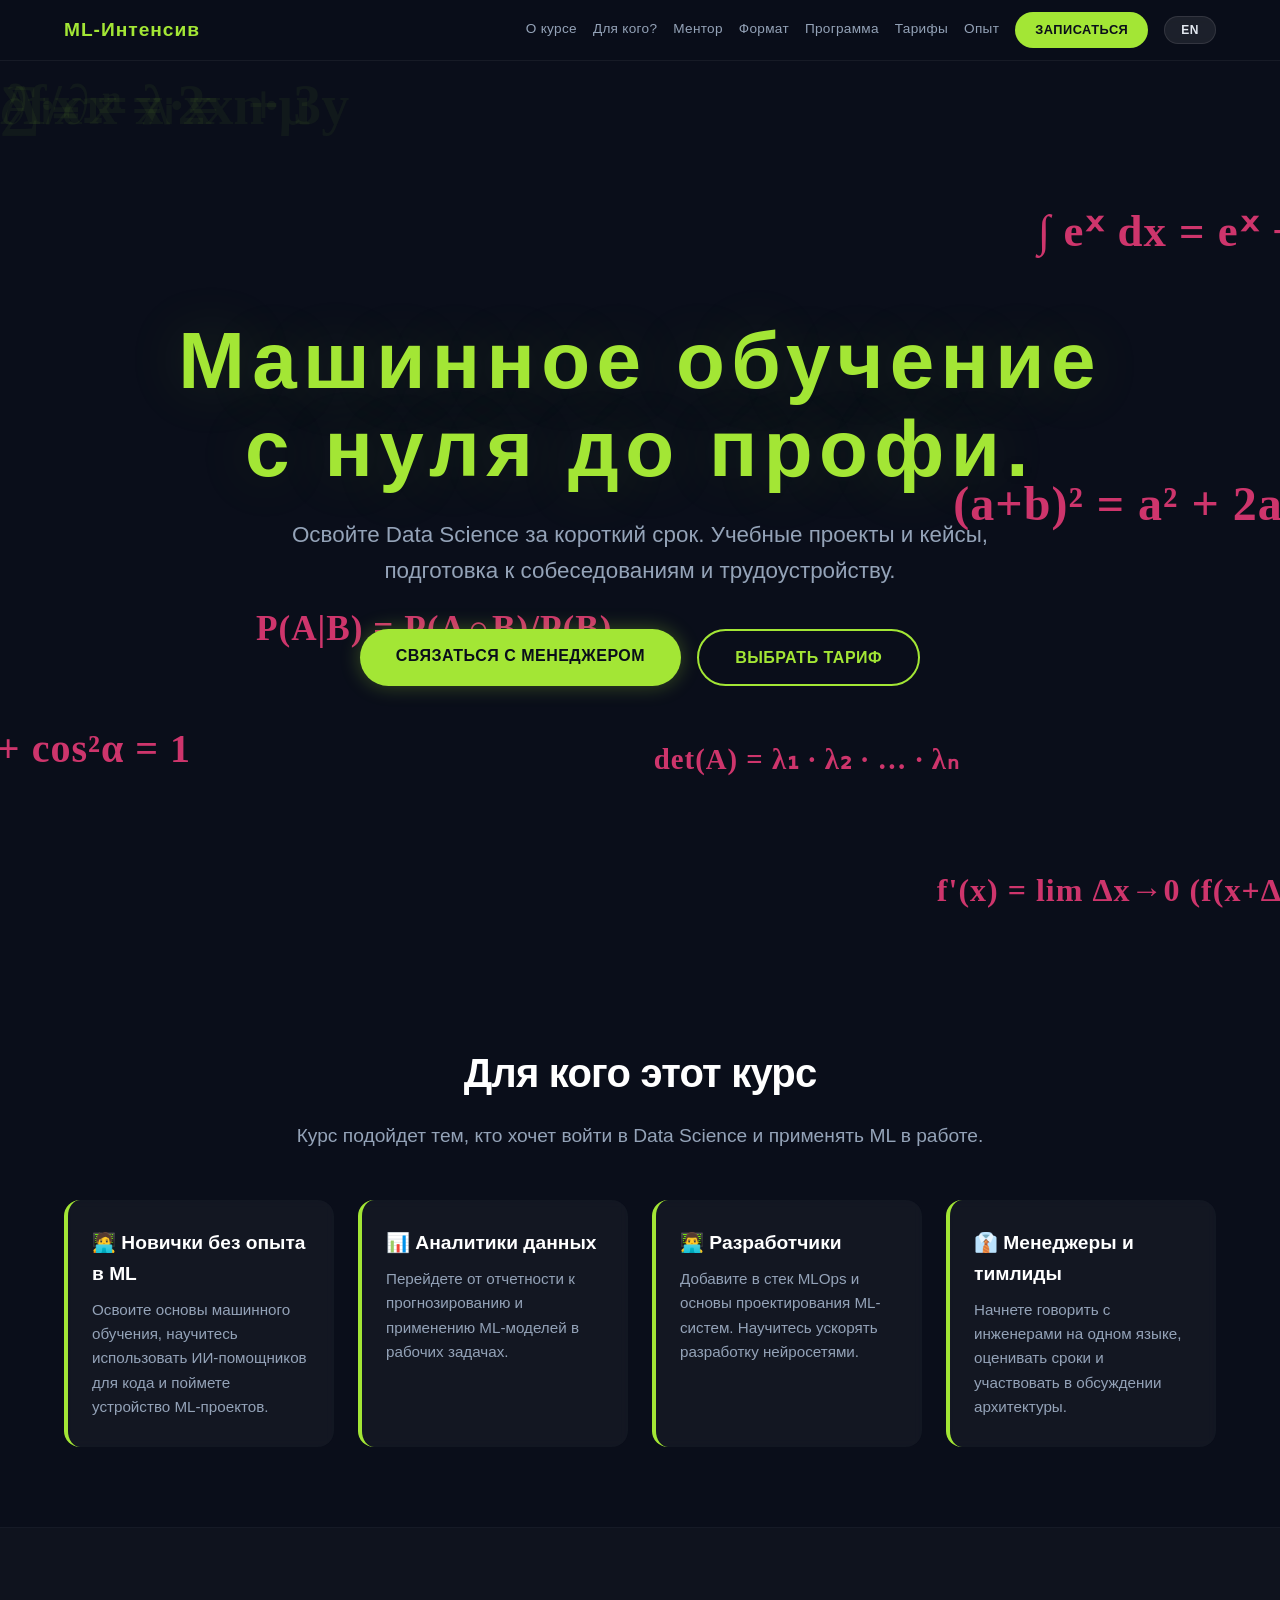
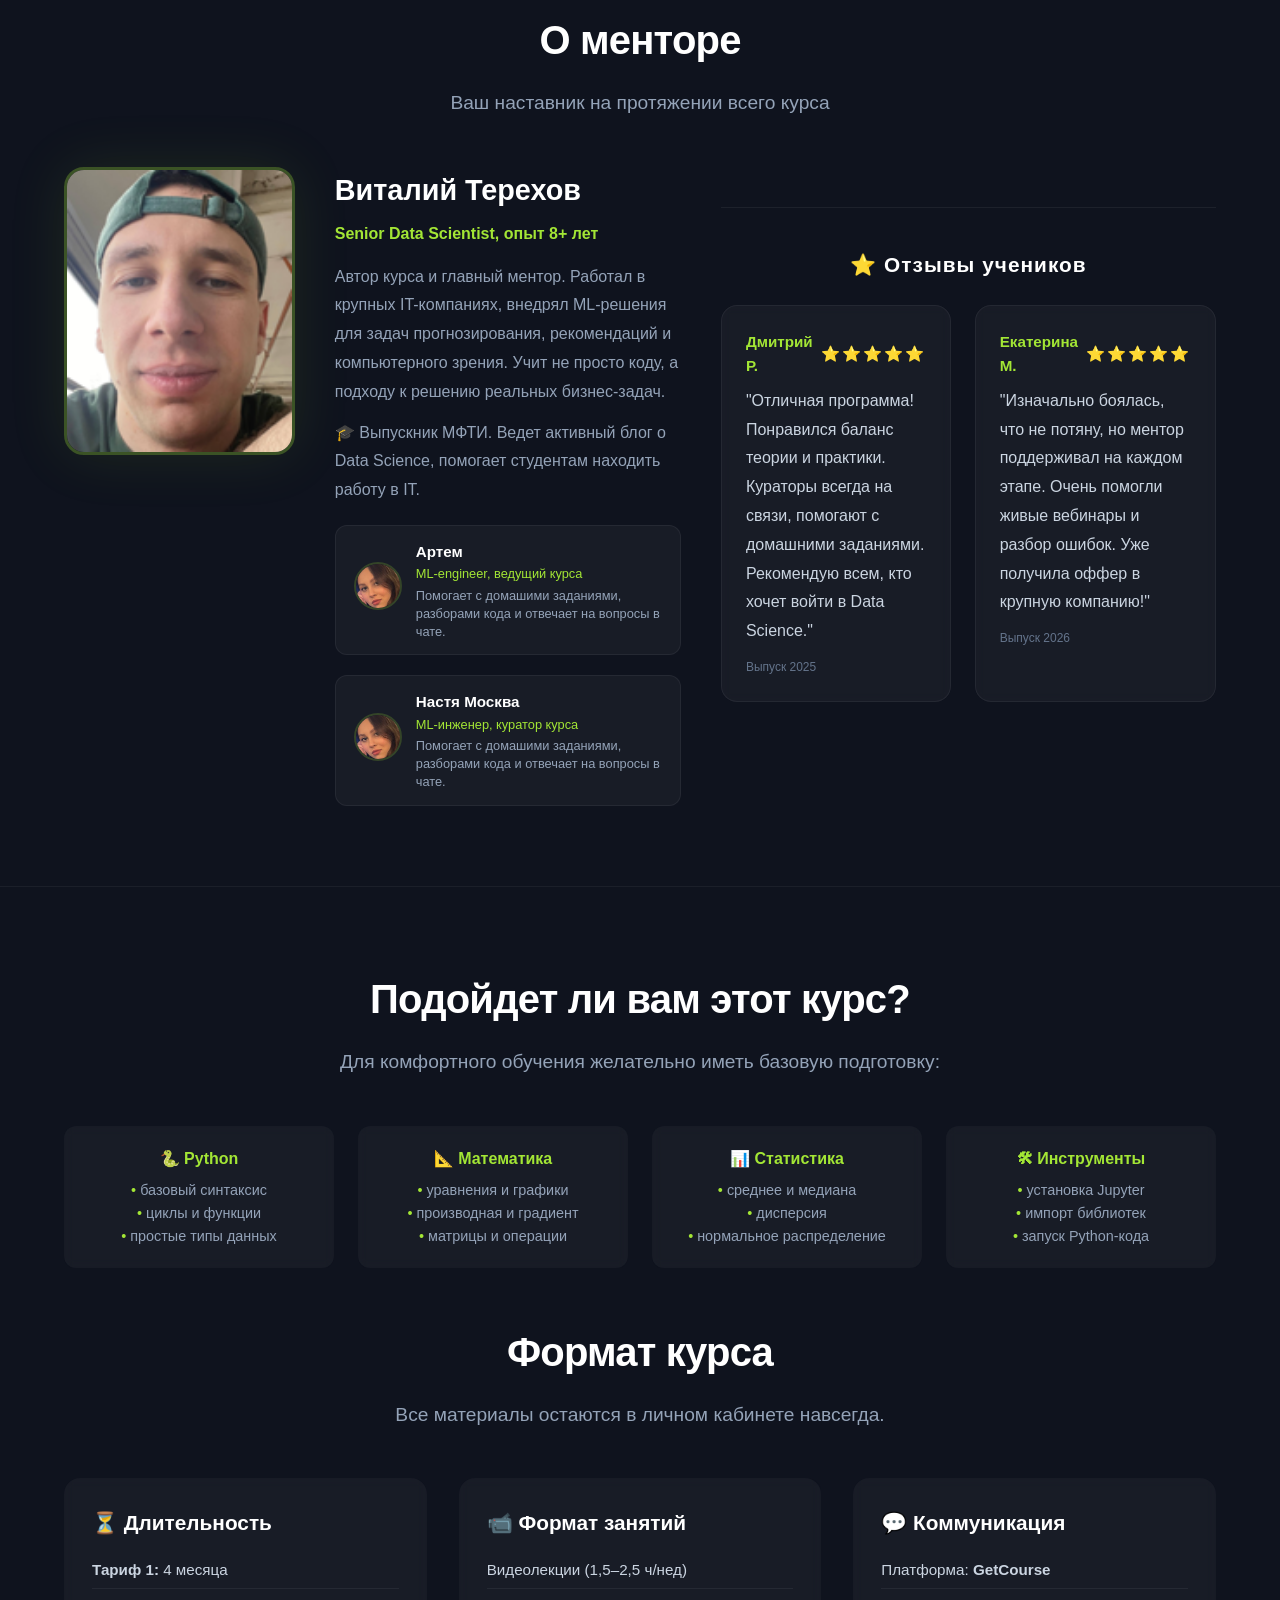
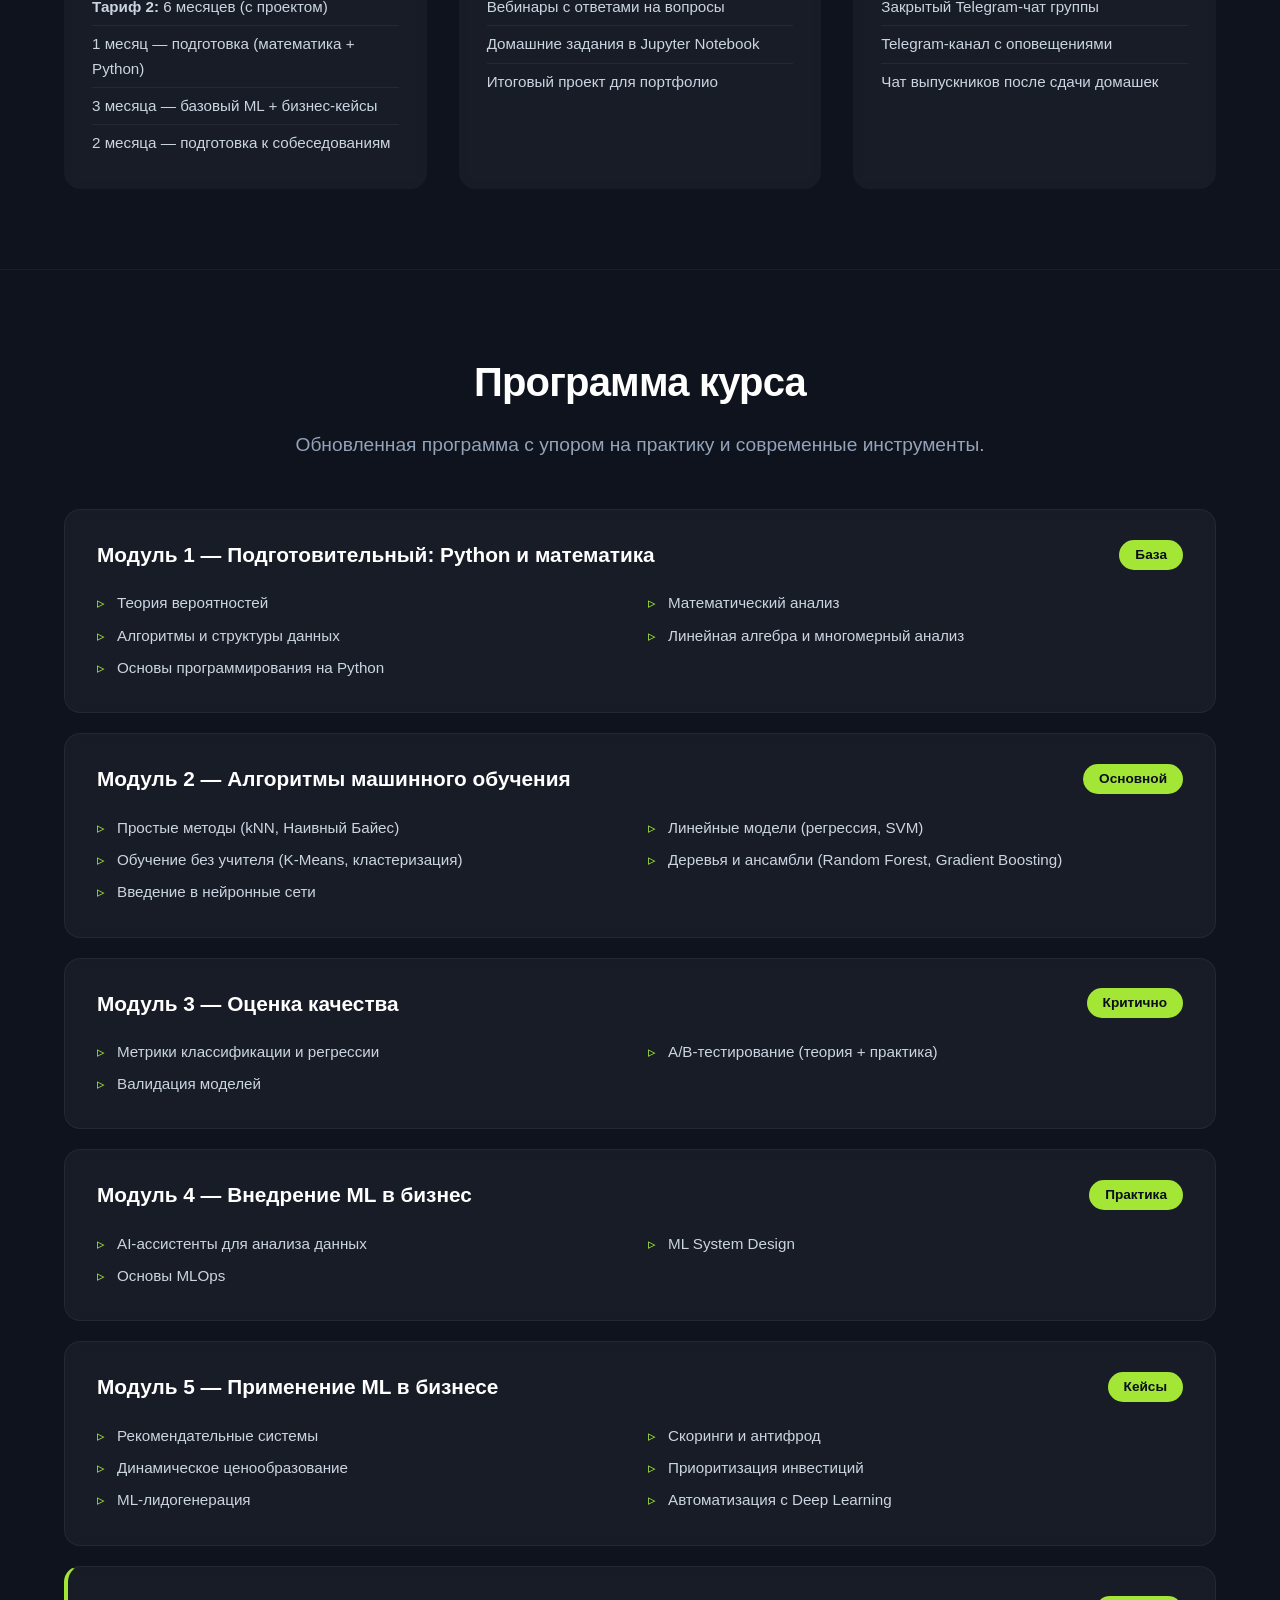
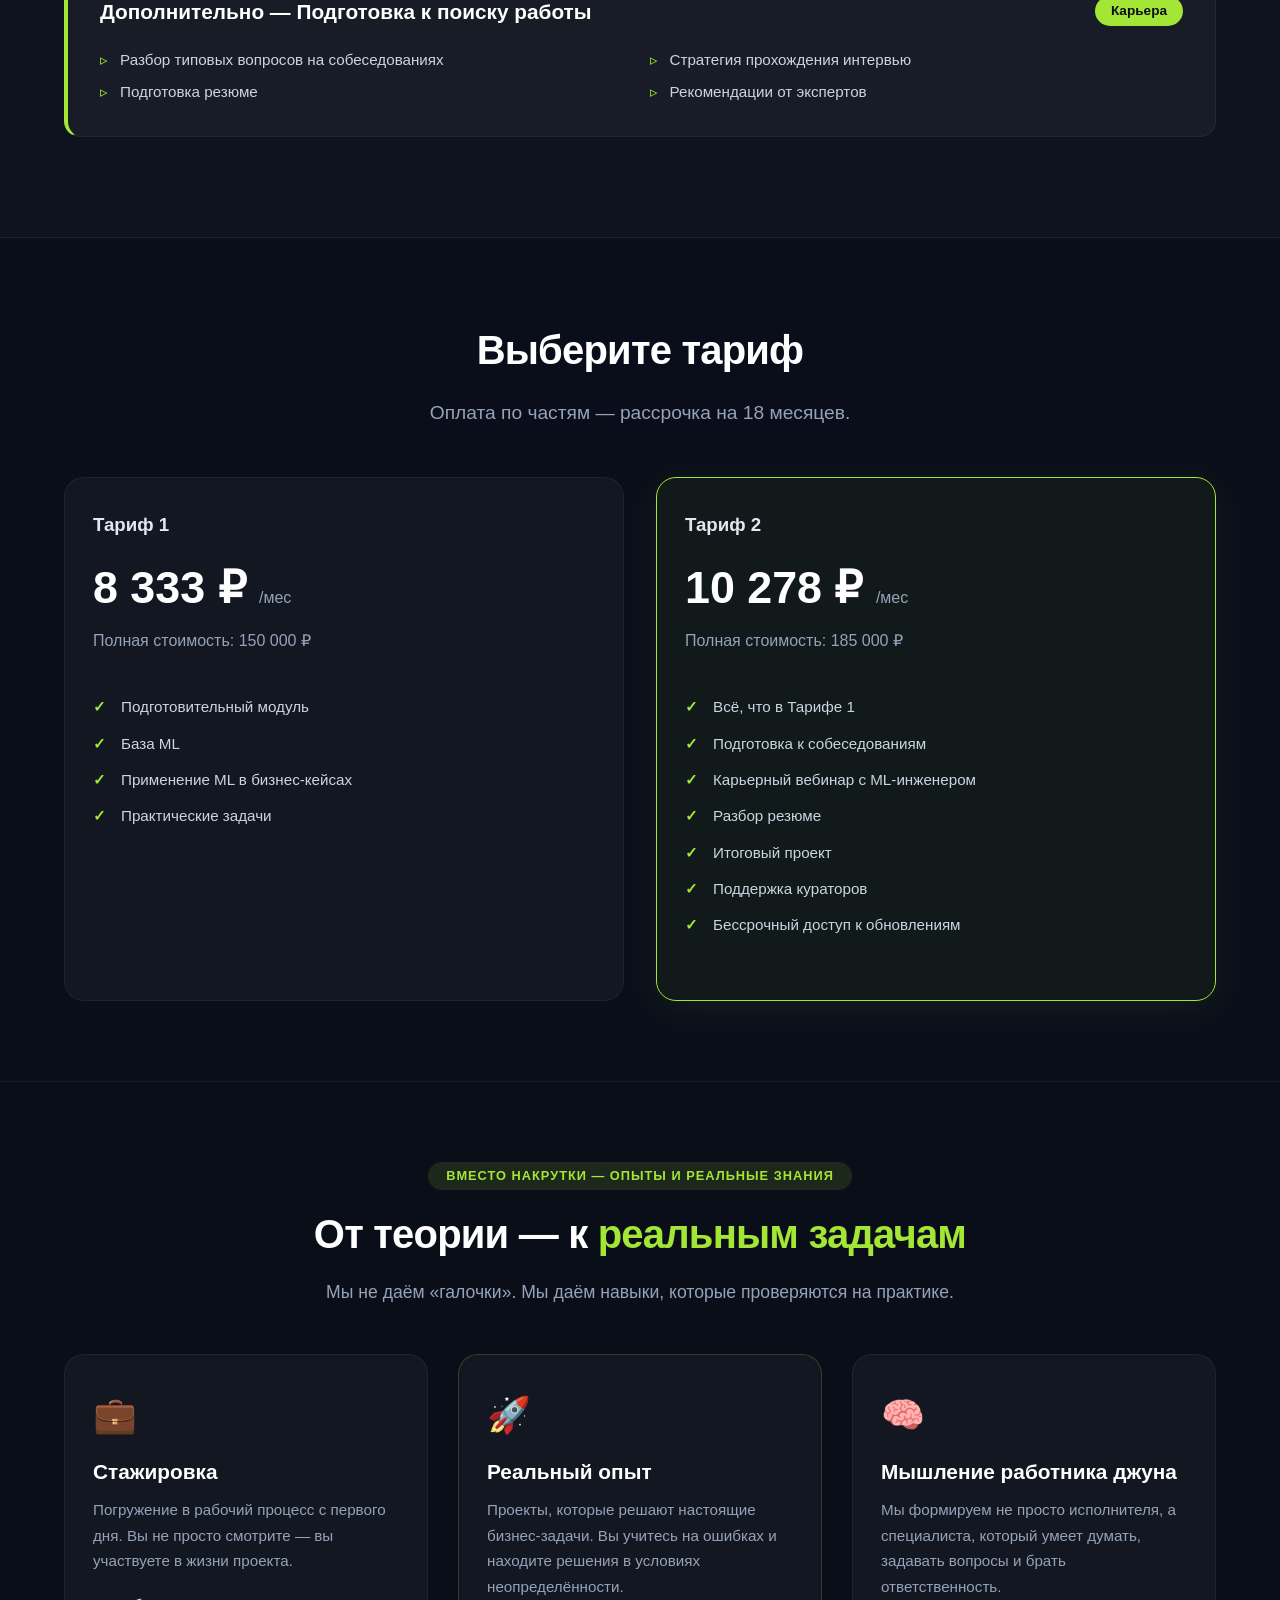
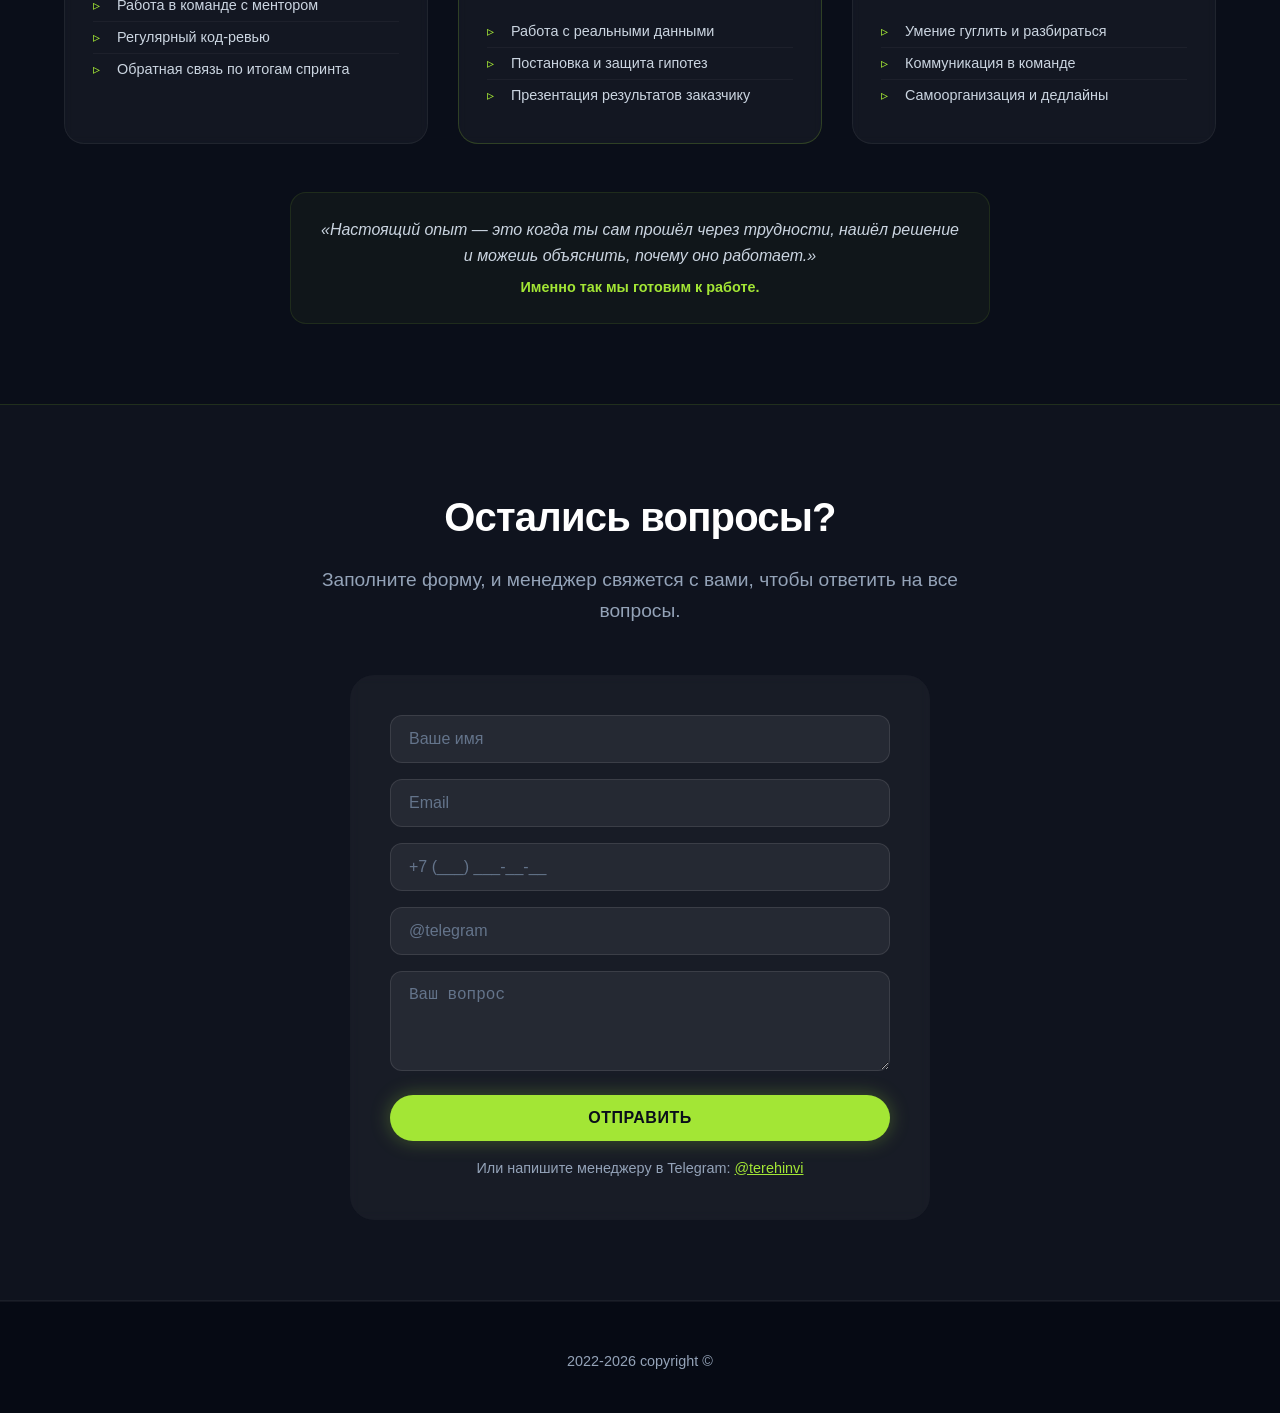
<file: templates/index5.html>
<!DOCTYPE html>
<html lang="ru">
<head>
    <meta charset="UTF-8" />
    <meta name="viewport" content="width=device-width, initial-scale=1.0" />
    <title>ML-Интенсив — Ваш курс</title>
    <style>
        /* ===== ОСНОВНЫЕ СТИЛИ ===== */
        * {
            margin: 0;
            padding: 0;
            box-sizing: border-box;
        }

        body {
            font-family: -apple-system, BlinkMacSystemFont, "Segoe UI", Roboto, Oxygen, Ubuntu, Cantarell, "Open Sans", "Helvetica Neue", sans-serif;
            background: #0a0e1a;
            color: #e2e8f0;
            line-height: 1.6;
            overflow-x: hidden;
        }

        .container {
            max-width: 1200px;
            margin: 0 auto;
            padding: 0 24px;
            position: relative;
            z-index: 2;
        }

        .section {
            padding: 80px 0;
            border-bottom: 1px solid rgba(255, 255, 255, 0.05);
        }

        .section:last-child {
            border-bottom: none;
        }

        .section-title {
            font-size: 2.5rem;
            font-weight: 700;
            text-align: center;
            margin-bottom: 16px;
            letter-spacing: -0.02em;
            color: #ffffff;
        }

        .section-subtitle {
            text-align: center;
            font-size: 1.2rem;
            color: #94a3b8;
            max-width: 700px;
            margin: 0 auto 48px;
        }

        /* ===== СТИЛИ ДЛЯ HEADER ===== */
        .sticky-header {
            position: sticky;
            top: 0;
            z-index: 100;
            background: rgba(10, 14, 26, 0.92);
            backdrop-filter: blur(12px);
            border-bottom: 1px solid rgba(255, 255, 255, 0.06);
            padding: 12px 0;
            transition: all 0.3s ease;
        }

        .sticky-header .container {
            display: flex;
            justify-content: space-between;
            align-items: center;
            flex-wrap: wrap;
            gap: 12px;
        }

        .header-logo {
            font-size: 1.2rem;
            font-weight: 700;
            color: #a3e635;
            letter-spacing: 0.05em;
            text-decoration: none;
            white-space: nowrap;
        }

        .header-logo:hover {
            color: #bef264;
        }

        .header-nav {
            display: flex;
            flex-wrap: wrap;
            gap: 8px 16px;
            align-items: center;
        }

        .header-nav a {
            color: #94a3b8;
            text-decoration: none;
            font-size: 0.85rem;
            font-weight: 500;
            transition: color 0.3s ease;
            letter-spacing: 0.3px;
            padding: 4px 0;
            border-bottom: 2px solid transparent;
        }

        .header-nav a:hover {
            color: #a3e635;
            border-bottom-color: #a3e635;
        }

        .header-nav .btn-small {
            background: #a3e635;
            color: #0a0e1a;
            padding: 8px 20px;
            border-radius: 40px;
            font-size: 0.8rem;
            font-weight: 700;
            text-transform: uppercase;
            letter-spacing: 0.5px;
            border: none;
            cursor: pointer;
            transition: all 0.3s ease;
            text-decoration: none;
            border-bottom: none !important;
        }

        .header-nav .btn-small:hover {
            background: #bef264;
            transform: translateY(-2px);
            box-shadow: 0 0 30px rgba(163, 230, 53, 0.3);
        }

        /* ===== КНОПКИ ===== */
        .btn {
            display: inline-block;
            padding: 14px 36px;
            border-radius: 40px;
            font-weight: 700;
            font-size: 1rem;
            text-decoration: none;
            transition: all 0.3s ease;
            border: none;
            cursor: pointer;
            text-transform: uppercase;
            letter-spacing: 0.5px;
        }

        .btn-primary {
            background: #a3e635;
            color: #0a0e1a;
            box-shadow: 0 0 20px rgba(163, 230, 53, 0.3);
        }

        .btn-primary:hover {
            background: #bef264;
            transform: translateY(-3px) scale(1.02);
            box-shadow: 0 0 40px rgba(163, 230, 53, 0.5);
        }

        .btn-outline {
            background: transparent;
            color: #a3e635;
            border: 2px solid #a3e635;
        }

        .btn-outline:hover {
            background: #a3e635;
            color: #0a0e1a;
            transform: translateY(-3px);
            box-shadow: 0 0 30px rgba(163, 230, 53, 0.3);
        }

        .btn-block {
            display: block;
            width: 100%;
            text-align: center;
        }

        /* ===== HERO ===== */
        .hero {
            position: relative;
            padding: 100px 0 120px;
            background: #0a0e1a;
            overflow: hidden;
            min-height: 100vh;
            display: flex;
            align-items: center;
        }

        .formula-bg {
            position: absolute;
            top: 0;
            left: 0;
            width: 100%;
            height: 100%;
            pointer-events: none;
            z-index: 0;
            overflow: hidden;
        }

        .formula {
            position: absolute;
            font-size: 1.8rem;
            font-weight: 700;
            color: rgba(255, 64, 129, 0.8);
            white-space: nowrap;
            animation: floatFormula 20s infinite linear;
            font-family: 'Times New Roman', serif;
            letter-spacing: 1px;
        }

        .formula:nth-child(1) { top: 5%; left: -10%; animation-duration: 25s; font-size: 2.2rem; }
        .formula:nth-child(2) { top: 15%; right: -5%; animation-duration: 30s; animation-delay: -3s; font-size: 2.8rem; }
        .formula:nth-child(3) { top: 30%; left: -15%; animation-duration: 22s; animation-delay: -7s; font-size: 2rem; }
        .formula:nth-child(4) { top: 45%; right: -10%; animation-duration: 28s; animation-delay: -12s; font-size: 3rem; }
        .formula:nth-child(5) { bottom: 20%; left: -8%; animation-duration: 26s; animation-delay: -5s; font-size: 2.5rem; }
        .formula:nth-child(6) { bottom: 5%; right: -12%; animation-duration: 32s; animation-delay: -9s; font-size: 2rem; }
        .formula:nth-child(7) { top: 60%; left: 20%; animation-duration: 35s; animation-delay: -15s; font-size: 2.2rem; }
        .formula:nth-child(8) { top: 75%; right: 25%; animation-duration: 27s; animation-delay: -4s; font-size: 1.8rem; }

        @keyframes floatFormula {
            0% { transform: translateX(0) translateY(0) rotate(0deg); opacity: 0.3; }
            25% { transform: translateX(120px) translateY(-40px) rotate(5deg); opacity: 0.7; }
            50% { transform: translateX(-80px) translateY(60px) rotate(-3deg); opacity: 0.4; }
            75% { transform: translateX(150px) translateY(-20px) rotate(7deg); opacity: 0.8; }
            100% { transform: translateX(-100px) translateY(30px) rotate(-5deg); opacity: 0.3; }
        }

        .formula-bright {
            position: absolute;
            font-size: 3.5rem;
            font-weight: 700;
            color: rgba(163, 230, 53, 0.05);
            white-space: nowrap;
            animation: floatFormulaBright 40s infinite linear;
            font-family: 'Times New Roman', serif;
        }

        .formula-bright:nth-child(1) { top: 10%; left: 30%; animation-duration: 45s; }
        .formula-bright:nth-child(2) { bottom: 15%; right: 10%; animation-duration: 50s; animation-delay: -10s; }
        .formula-bright:nth-child(3) { top: 50%; left: 60%; animation-duration: 38s; animation-delay: -20s; }

        @keyframes floatFormulaBright {
            0% { transform: translateX(0) translateY(0) rotate(0deg); opacity: 0.05; }
            50% { transform: translateX(200px) translateY(-80px) rotate(10deg); opacity: 0.15; }
            100% { transform: translateX(-200px) translateY(80px) rotate(-10deg); opacity: 0.05; }
        }

        .hero-content {
            position: relative;
            z-index: 2;
            text-align: center;
            width: 100%;
        }

        .hero-content h1 {
            font-size: clamp(2.8rem, 8vw, 5rem);
            font-weight: 800;
            line-height: 1.1;
            letter-spacing: 0.08em;
            margin-bottom: 24px;
            color: #a3e635;
            text-shadow: 0 0 60px rgba(163, 230, 53, 0.15);
            width: 100%;
            max-width: 100%;
            word-break: break-word;
        }

        .hero-content .subtitle {
            font-size: 1.4rem;
            color: #94a3b8;
            max-width: 700px;
            margin: 0 auto 40px;
        }

        .hero-buttons {
            display: flex;
            flex-wrap: wrap;
            justify-content: center;
            gap: 16px;
        }

        /* ===== БЛОК "О МЕНТОРЕ" ===== */
        .mentor-grid {
            display: grid;
            grid-template-columns: 1fr 1.5fr 1.5fr;
            gap: 40px;
            align-items: start;
            margin-top: 16px;
        }

        .mentor-photo {
            text-align: center;
        }

        .mentor-photo img {
            width: 100%;
            max-width: 260px;
            border-radius: 20px;
            border: 3px solid rgba(163, 230, 53, 0.3);
            box-shadow: 0 0 60px rgba(163, 230, 53, 0.1);
            transition: all 0.3s ease;
        }

        .mentor-photo img:hover {
            transform: scale(1.02);
            border-color: #a3e635;
            box-shadow: 0 0 80px rgba(163, 230, 53, 0.2);
        }

        .mentor-info h3 {
            font-size: 1.8rem;
            color: #ffffff;
            margin-bottom: 8px;
        }

        .mentor-info .mentor-title {
            color: #a3e635;
            font-weight: 600;
            margin-bottom: 16px;
        }

        .mentor-info p {
            color: #94a3b8;
            font-size: 1rem;
            line-height: 1.8;
        }

        .mentor-review {
            background: rgba(255, 255, 255, 0.04);
            border-radius: 16px;
            padding: 24px;
            border: 1px solid rgba(255, 255, 255, 0.06);
            backdrop-filter: blur(4px);
        }

        .mentor-review h4 {
            color: #ffffff;
            margin-bottom: 12px;
            font-size: 1rem;
        }

        .mentor-review .review-screenshot {
            width: 100%;
            border-radius: 12px;
            border: 1px solid rgba(255, 255, 255, 0.08);
            transition: all 0.3s ease;
            cursor: pointer;
        }

        .mentor-review .review-screenshot:hover {
            transform: scale(1.01);
            border-color: #a3e635;
        }

                /* ===== УЛУЧШЕННЫЙ БЛОК С ОТЗЫВАМИ ===== */
        .mentor-reviews {
            margin-top: 40px;
            padding-top: 40px;
            border-top: 1px solid rgba(255, 255, 255, 0.06);
        }

        .mentor-reviews h4 {
            font-size: 1.3rem;
            color: #ffffff;
            margin-bottom: 24px;
            text-align: center;
            letter-spacing: 0.05em;
        }

        .reviews-grid {
            display: grid;
            grid-template-columns: 1fr 1fr;
            gap: 24px;
        }

        .review-item {
            background: rgba(255, 255, 255, 0.04);
            border-radius: 16px;
            padding: 24px;
            border: 1px solid rgba(255, 255, 255, 0.06);
            transition: 0.3s ease;
            backdrop-filter: blur(4px);
        }

        .review-item:hover {
            border-color: #a3e635;
            background: rgba(255, 255, 255, 0.06);
            transform: translateY(-2px);
            box-shadow: 0 8px 30px rgba(163, 230, 53, 0.05);
        }

        .review-item .review-author {
            font-weight: 600;
            color: #a3e635;
            font-size: 0.95rem;
            margin-bottom: 8px;
            display: flex;
            align-items: center;
            gap: 8px;
        }

        .review-item .review-author .stars {
            color: #fbbf24;
            letter-spacing: 2px;
        }

        .review-item .review-text {
            color: #cbd5e1;
            font-size: 1rem;
            line-height: 1.8;
            margin-bottom: 12px;
        }

        .review-item .review-date {
            color: #64748b;
            font-size: 0.75rem;
        }

        /* Адаптация для мобильных */
        @media (max-width: 768px) {
            .reviews-grid {
                grid-template-columns: 1fr;
                gap: 16px;
            }

            .review-item {
                padding: 18px;
            }

            .review-item .review-text {
                font-size: 0.9rem;
            }
        }

        /* ===== ОСТАЛЬНЫЕ БЛОКИ (без изменений) ===== */
        .audience-grid {
            display: grid;
            grid-template-columns: repeat(auto-fit, minmax(240px, 1fr));
            gap: 24px;
            margin-top: 16px;
        }

        .audience-card {
            background: rgba(255, 255, 255, 0.04);
            padding: 28px 24px;
            border-radius: 16px;
            border-left: 4px solid #a3e635;
            transition: 0.3s;
            backdrop-filter: blur(4px);
        }

        .audience-card:hover {
            background: rgba(255, 255, 255, 0.08);
            transform: translateY(-4px);
        }

        .audience-card h3 {
            font-size: 1.2rem;
            margin-bottom: 8px;
            color: #ffffff;
        }

        .audience-card p {
            color: #94a3b8;
            font-size: 0.95rem;
        }

        .requirements-grid {
            display: grid;
            grid-template-columns: repeat(auto-fit, minmax(200px, 1fr));
            gap: 24px;
            margin-top: 16px;
        }

        .req-item {
            background: rgba(255, 255, 255, 0.04);
            padding: 20px;
            border-radius: 12px;
            text-align: center;
            backdrop-filter: blur(4px);
        }

        .req-item h4 {
            font-weight: 600;
            margin-bottom: 8px;
            color: #a3e635;
        }

        .req-item ul {
            list-style: none;
            font-size: 0.9rem;
            color: #94a3b8;
        }

        .req-item ul li::before {
            content: "• ";
            color: #a3e635;
        }

        .format-grid {
            display: grid;
            grid-template-columns: repeat(auto-fit, minmax(280px, 1fr));
            gap: 32px;
            margin-top: 16px;
        }

        .format-card {
            background: rgba(255, 255, 255, 0.04);
            padding: 28px;
            border-radius: 16px;
            backdrop-filter: blur(4px);
        }

        .format-card h3 {
            font-size: 1.3rem;
            margin-bottom: 12px;
            color: #ffffff;
        }

        .format-card ul {
            list-style: none;
            padding: 0;
        }

        .format-card ul li {
            padding: 6px 0;
            border-bottom: 1px solid rgba(255, 255, 255, 0.06);
            font-size: 0.95rem;
            color: #cbd5e1;
        }

        .format-card ul li:last-child {
            border-bottom: none;
        }

        .module {
            background: rgba(255, 255, 255, 0.04);
            border-radius: 16px;
            padding: 28px 32px;
            margin-bottom: 20px;
            border: 1px solid rgba(255, 255, 255, 0.06);
            backdrop-filter: blur(4px);
        }

        .module-header {
            display: flex;
            justify-content: space-between;
            align-items: center;
            cursor: pointer;
            flex-wrap: wrap;
        }

        .module-header h3 {
            font-size: 1.3rem;
            font-weight: 600;
            color: #ffffff;
        }

        .module-header span {
            background: #a3e635;
            color: #0a0e1a;
            padding: 4px 16px;
            border-radius: 40px;
            font-size: 0.85rem;
            font-weight: 700;
        }

        .module-body {
            margin-top: 16px;
            display: grid;
            grid-template-columns: 1fr 1fr;
            gap: 16px;
        }

        .module-body ul {
            list-style: none;
            padding: 0;
        }

        .module-body ul li {
            padding: 4px 0 4px 20px;
            position: relative;
            font-size: 0.95rem;
            color: #cbd5e1;
        }

        .module-body ul li::before {
            content: "▹";
            position: absolute;
            left: 0;
            color: #a3e635;
        }

        .pricing-grid {
            display: grid;
            grid-template-columns: repeat(auto-fit, minmax(300px, 1fr));
            gap: 32px;
            margin-top: 16px;
        }

        .pricing-card {
            background: rgba(255, 255, 255, 0.04);
            border-radius: 20px;
            padding: 32px 28px;
            border: 1px solid rgba(255, 255, 255, 0.06);
            transition: 0.3s;
            display: flex;
            flex-direction: column;
            backdrop-filter: blur(4px);
        }

        .pricing-card:hover {
            border-color: #a3e635;
            box-shadow: 0 8px 40px rgba(163, 230, 53, 0.05);
        }

        .pricing-card.popular {
            border-color: #a3e635;
            background: rgba(163, 230, 53, 0.05);
            box-shadow: 0 8px 40px rgba(163, 230, 53, 0.08);
        }

        .pricing-card .price {
            font-size: 2.8rem;
            font-weight: 700;
            margin: 12px 0 4px;
            color: #ffffff;
        }

        .pricing-card .price small {
            font-size: 1rem;
            font-weight: 400;
            color: #94a3b8;
        }

        .pricing-card .price-desc {
            color: #94a3b8;
            margin-bottom: 20px;
        }

        .pricing-card ul {
            list-style: none;
            padding: 0;
            margin: 16px 0 24px;
            flex: 1;
        }

        .pricing-card ul li {
            padding: 6px 0 6px 28px;
            position: relative;
            font-size: 0.95rem;
            color: #cbd5e1;
        }

        .pricing-card ul li::before {
            content: "✓";
            position: absolute;
            left: 0;
            color: #a3e635;
            font-weight: 700;
        }

        .pricing-card .btn {
            margin-top: auto;
        }

        .form-box {
            max-width: 580px;
            margin: 0 auto;
            background: rgba(255, 255, 255, 0.04);
            padding: 40px;
            border-radius: 24px;
            text-align: center;
            backdrop-filter: blur(4px);
        }

        .form-box input,
        .form-box textarea {
            width: 100%;
            padding: 14px 18px;
            border: 1px solid rgba(255, 255, 255, 0.1);
            border-radius: 12px;
            font-size: 1rem;
            margin-bottom: 16px;
            transition: 0.2s;
            background: rgba(255, 255, 255, 0.06);
            color: #ffffff;
        }

        .form-box input:focus,
        .form-box textarea:focus {
            outline: none;
            border-color: #a3e635;
            box-shadow: 0 0 0 3px rgba(163, 230, 53, 0.15);
            background: rgba(255, 255, 255, 0.08);
        }

        .form-box input::placeholder,
        .form-box textarea::placeholder {
            color: #64748b;
        }

        .form-box textarea {
            min-height: 100px;
            resize: vertical;
        }

        .form-message {
            margin-top: 16px;
            padding: 12px;
            border-radius: 8px;
            display: none;
        }

        .form-message.success {
            display: block;
            background: rgba(163, 230, 53, 0.15);
            color: #a3e635;
            border: 1px solid rgba(163, 230, 53, 0.3);
        }

        .form-message.error {
            display: block;
            background: rgba(255, 64, 129, 0.15);
            color: #ff4081;
            border: 1px solid rgba(255, 64, 129, 0.3);
        }

        .footer {
            background: #060a14;
            color: #64748b;
            padding: 40px 0;
            text-align: center;
            font-size: 0.9rem;
            border-top: 1px solid rgba(255, 255, 255, 0.05);
        }

        .footer a {
            color: #94a3b8;
            text-decoration: none;
        }

        .footer a:hover {
            color: #a3e635;
        }

        /* ===== АДАПТИВ ===== */
        @media (max-width: 1024px) {
            .mentor-grid {
                grid-template-columns: 1fr;
                gap: 32px;
            }

            .mentor-photo img {
                max-width: 200px;
            }
        }

        @media (max-width: 768px) {
            .sticky-header .container {
                flex-direction: column;
                align-items: center;
                gap: 8px;
            }

            .header-nav {
                justify-content: center;
                gap: 6px 12px;
            }

            .header-nav a {
                font-size: 0.75rem;
            }

            .hero {
                padding: 60px 0 80px;
                min-height: auto;
            }

            .hero-content h1 {
                font-size: 2.8rem;
            }

            .section-title {
                font-size: 2rem;
            }

            .module-body {
                grid-template-columns: 1fr;
            }

            .pricing-grid {
                grid-template-columns: 1fr;
            }

            .form-box {
                padding: 24px;
            }

            .formula {
                font-size: 1.2rem !important;
            }
            .formula-bright {
                font-size: 2rem !important;
            }

            .mentor-grid {
                grid-template-columns: 1fr;
                text-align: center;
            }

            .mentor-photo img {
                max-width: 180px;
            }
        }

        @media (max-width: 480px) {
            .hero-content h1 {
                font-size: 2.2rem;
            }

            .section {
                padding: 48px 0;
            }

            .btn {
                padding: 12px 28px;
                font-size: 0.9rem;
            }

            .header-nav {
                gap: 4px 8px;
            }

            .header-nav a {
                font-size: 0.7rem;
            }

            .header-nav .btn-small {
                padding: 6px 14px;
                font-size: 0.7rem;
            }
        }
        /* ===== КОМПАКТНЫЙ БЛОК ПОМОЩНИКА ===== */
    .assistant-compact {
        display: flex;
        align-items: center;
        gap: 14px;
        margin-top: 20px;
        padding: 14px 18px;
        background: rgba(255, 255, 255, 0.04);
        border-radius: 12px;
        border: 1px solid rgba(255, 255, 255, 0.06);
        transition: 0.3s ease;
    }

    .assistant-compact:hover {
        background: rgba(255, 255, 255, 0.07);
        border-color: rgba(163, 230, 53, 0.15);
    }

    .assistant-compact-photo {
        flex-shrink: 0;
    }

    .assistant-compact-photo img {
        width: 48px;
        height: 48px;
        border-radius: 50%;
        object-fit: cover;
        border: 2px solid rgba(163, 230, 53, 0.2);
    }

    .assistant-compact-info {
        flex: 1;
    }

    .assistant-compact-name {
        font-weight: 600;
        color: #ffffff;
        font-size: 0.95rem;
    }

    .assistant-compact-title {
        font-size: 0.8rem;
        color: #a3e635;
        font-weight: 500;
    }

    .assistant-compact-desc {
        font-size: 0.8rem;
        color: #94a3b8;
        line-height: 1.4;
        margin-top: 2px;
    }

    /* ===== КНОПКА ПЕРЕКЛЮЧЕНИЯ ЯЗЫКА ===== */
    .lang-btn {
        background: rgba(255,255,255,0.08);
        border: 1px solid rgba(255,255,255,0.1);
        color: #e2e8f0;
        padding: 6px 16px;
        border-radius: 40px;
        font-size: 0.75rem;
        font-weight: 600;
        cursor: pointer;
        transition: all 0.3s ease;
        text-transform: uppercase;
        letter-spacing: 0.5px;
        font-family: inherit;
    }

    .lang-btn:hover {
        background: #a3e635;
        color: #0a0e1a;
        border-color: #a3e635;
        transform: translateY(-2px);
        box-shadow: 0 0 20px rgba(163, 230, 53, 0.2);
    }
    </style>
</head>
<body>

    <!-- ============================================ -->
    <!-- STICKY HEADER С НАВИГАЦИЕЙ                   -->
    <!-- ============================================ -->
    <header class="sticky-header">
        <div class="container">
            <a href="#" class="header-logo" data-i18n="logo">ML-Интенсив</a>
            <nav class="header-nav">
                <a href="#about" data-i18n="nav_about">О курсе</a>
                <a href="#forwhoom" data-i18n="nav_audience">Для кого?</a>
                <a href="#mentor" data-i18n="nav_mentor">Ментор</a>
                <a href="#format" data-i18n="nav_format">Формат</a>
                <a href="#program" data-i18n="nav_program">Программа</a>
                <a href="#pricing" data-i18n="nav_pricing">Тарифы</a>
                <a href="#real-experience" data-i18n="nav_experience">Опыт</a>
                <a href="#contacts" class="btn-small" data-i18n="nav_contact">Записаться</a>
                <button class="lang-btn" id="langToggle">EN</button>
            </nav>
        </div>
    </header>

    <!-- ============================================ -->
    <!-- БЛОК 1: HERO С АНИМАЦИЕЙ ФОРМУЛ             -->
    <!-- ============================================ -->
    <section class="hero" id="about">
        <div class="formula-bg">
            <div class="formula">E = mc²</div>
            <div class="formula">∫ eˣ dx = eˣ + C</div>
            <div class="formula">∇·E = ρ/ε₀</div>
            <div class="formula">(a+b)² = a² + 2ab + b²</div>
            <div class="formula">sin²α + cos²α = 1</div>
            <div class="formula">f'(x) = lim Δx→0 (f(x+Δx)-f(x))/Δx</div>
            <div class="formula">P(A|B) = P(A∩B)/P(B)</div>
            <div class="formula">det(A) = λ₁ · λ₂ · … · λₙ</div>
            <div class="formula-bright">∂f/∂x = 2x + 3y</div>
            <div class="formula-bright">∑ᵢ₌₁ⁿ xᵢ = n·μ</div>
            <div class="formula-bright">A·x = λ·x</div>
        </div>

        <div class="container">
            <div class="hero-content">
                <h1 data-i18n="hero_title">Машинное обучение<br />с нуля до профи.</h1>
                <p class="subtitle" data-i18n="hero_subtitle">
                    Освойте Data Science за (<s>не</s>) короткий срок. Учебные проекты и кейсы, подготовка к собеседованиям и трудоустройству.
                </p>
                <div class="hero-buttons">
                    <a href="https://t.me/terehinvi" target="_blank" class="btn btn-primary" data-i18n="hero_btn1">Связаться с менеджером</a>
                    <a href="#pricing" class="btn btn-outline" data-i18n="hero_btn2">Выбрать тариф</a>
                </div>
            </div>
        </div>
    </section>

    <!-- ============================================ -->
    <!-- БЛОК 2: ДЛЯ КОГО ЭТОТ КУРС                  -->
    <!-- ============================================ -->
    <section class="section" id="forwhoom">
        <div class="container">
            <h2 class="section-title" data-i18n="audience_title">Для кого этот курс</h2>
            <p class="section-subtitle" data-i18n="audience_subtitle">
                Курс подойдет тем, кто хочет войти в Data Science и применять ML в работе.
                Для тех кто хочет освоить фундаментальные знания и решать свои собственные задачи.
                Поможем избежать состояния фрустрации и не терять мотивацию в процессе обучения, поможем дойти до вашей цели.
            </p>
            <div class="audience-grid">
                <div class="audience-card" data-i18n="audience_card1">
                    <h3>🧑‍💻 Новички без опыта в ML</h3>
                    <p>Освоите основы машинного обучения, научитесь использовать ИИ-помощников для кода и поймете устройство ML-проектов.</p>
                </div>
                <div class="audience-card" data-i18n="audience_card2">
                    <h3>📊 Аналитики данных</h3>
                    <p>Перейдете от отчетности к прогнозированию и применению ML-моделей в рабочих задачах.</p>
                </div>
                <div class="audience-card" data-i18n="audience_card3">
                    <h3>👨‍💻 Разработчики</h3>
                    <p>Добавите в стек MLOps и основы проектирования ML-систем. Научитесь ускорять разработку нейросетями.</p>
                </div>
                <div class="audience-card" data-i18n="audience_card4">
                    <h3>👔 Менеджеры и тимлиды</h3>
                    <p>Начнете говорить с инженерами на одном языке, оценивать сроки и участвовать в обсуждении архитектуры.</p>
                </div>
            </div>
        </div>
    </section>



    <!-- ============================================ -->
<!-- НОВЫЙ БЛОК: О МЕНТОРЕ И ПОМОЩНИКЕ            -->
<!-- ============================================ -->
<section class="section" id="mentor" style="background: rgba(255,255,255,0.02);">
    <div class="container">
        <h2 class="section-title" data-i18n="mentor_title">О менторе</h2>
        <p class="section-subtitle" data-i18n="mentor_subtitle">
            Ваш наставник на протяжении всего курса
        </p>

        <div class="mentor-grid">
            <!-- Фото ментора -->
            <div class="mentor-photo">
                <img src="../static/img_1.png" alt="Фото ментора" />
            </div>

            <!-- Информация о менторе -->
            <div class="mentor-info">
                <h3 data-i18n="mentor_name">Виталий Терехов</h3>
                <div class="mentor-title" data-i18n="mentor_title_job">Senior Data Scientist, опыт 8+ лет</div>
                <p data-i18n="mentor_desc1">
                    Автор курса и главный ментор. Работал в крупных российских и международных IT-компаниях, внедрял ML-решения для задач
                    прогнозирования зеленой энергетики и телеком, специализируется на решении инженерных задач методами обучения с подкреплением (Reinforcement Learning).
                    Учит не просто коду, а подходу к решению реальных бизнес-задач.
                </p>
                <p style="margin-top: 12px;" data-i18n="mentor_desc2">
                    🎓 Ведет активный блог о Data Science. Применяем человекоцентричные методы работы.
                    Через психологию и философию работаем с сознанием для эффективного обучения и развития когнитивных навыков человека.
                    Помогает студентам находить работу в IT.
                </p>

                <!-- ===== ПОМОЩНИК (внутри того же блока) ===== -->
                <div class="assistant-compact">
                    <div class="assistant-compact-photo">
                        <img src="../static/img.png" alt="Фото помощника" />
                    </div>
                    <div class="assistant-compact-info">
                        <div class="assistant-compact-name" data-i18n="assistant_name1">Артем</div>
                        <div class="assistant-compact-title" data-i18n="assistant_title1">ML-engineer, ведущий курса</div>
                        <div class="assistant-compact-desc" data-i18n="assistant_desc1">Помогает с домашими заданиями,
                            разборами кода и отвечает на вопросы в чате.</div>
                    </div>
                </div>

                <!-- ===== ПОМОЩНИК (внутри того же блока) ===== -->
                <div class="assistant-compact">
                    <div class="assistant-compact-photo">
                        <img src="../static/img.png" alt="Фото помощника" />
                    </div>
                    <div class="assistant-compact-info">
                        <div class="assistant-compact-name" data-i18n="assistant_name">Анастасия</div>
                        <div class="assistant-compact-title" data-i18n="assistant_title">Менеджер, куратор курса</div>
                        <div class="assistant-compact-desc" data-i18n="assistant_desc"> Отвечает на вопросы в чате, заботится о студентах.</div>
                    </div>
                </div>
            </div>

            <!-- Блок с отзывами -->
            <div class="mentor-reviews">
                <h4 data-i18n="reviews_title">⭐ Отзывы учеников</h4>
                <div class="reviews-grid">

                    <!-- Отзыв 1 -->
                    <div class="review-item">
                        <div class="review-author">
                            <span data-i18n="review1_author">Дмитрий Р.</span>
                            <span class="stars">⭐⭐⭐⭐⭐</span>
                        </div>
                        <div class="review-text" data-i18n="review1_text">
                            "Моя цель была стать специалистом и устроиться на работу. Долго проходил собеседования и много пустых откликов.
                            Не хватало практических ML-навыков, глубины работы алгоритмов, их отладки и донастройки, а я этого не понимал.
                            Я думал что я много знаю, и не знал как много я не знаю, схватил эффект Даннинга-Крюгера.
                            Курс рассчитан на 2 месяца я его прошел, и понял что мне дальше делать. После курса я продолжал заниматься,
                            и переодически брал консультации и отдельные занятия. Общий путь до трудоустройства занял больше времени, чем я думал,
                            но я рад пройденному пути и будущим карьерным успехам.
                            "

                        </div>
                        <div class="review-date" data-i18n="review1_date">Выпуск 2025</div>
                    </div>

                    <!-- Отзыв 2 -->
                    <div class="review-item">
                        <div class="review-author">
                            <span data-i18n="review2_author">Екатерина М.</span>
                            <span class="stars">⭐⭐⭐⭐⭐</span>
                        </div>
                        <div class="review-text" data-i18n="review2_text">
                            "В ходе курса акцент идет на знания и на практические навыки.
                            Курс помог мне закрепить фундаментальные знания и лучше их понять и
                            что важно - усвоить. Подчерпнула много нюансов и деталей по программированию
                            и ML-навыков, которые использую в проектах на работе. Спасибо за курс."
                        </div>
                        <div class="review-date" data-i18n="review2_date">Выпуск 2026</div>
                    </div>

                </div>
            </div>
        </div>
    </div>
    </section>

    <!-- ============================================ -->
    <!-- БЛОК 3: ТРЕБОВАНИЯ                          -->
    <!-- ============================================ -->
    <section class="section" id="format" style="background: rgba(255,255,255,0.02);">
        <div class="container">
            <h2 class="section-title" data-i18n="requirements_title">Подойдет ли вам этот курс?</h2>
            <p class="section-subtitle" data-i18n="requirements_subtitle">
                Для комфортного обучения желательно иметь базовую подготовку:
            </p>
            <div class="requirements-grid">
                <div class="req-item" data-i18n="req1">
                    <h4>🐍 Python</h4>
                    <ul>
                        <li>базовый синтаксис</li>
                        <li>циклы и функции</li>
                        <li>простые типы данных</li>
                    </ul>
                </div>
                <div class="req-item" data-i18n="req2">
                    <h4>📐 Математика</h4>
                    <ul>
                        <li>уравнения и графики</li>
                        <li>производная и градиент</li>
                        <li>матрицы и операции</li>
                    </ul>
                </div>
                <div class="req-item" data-i18n="req3">
                    <h4>📊 Статистика</h4>
                    <ul>
                        <li>среднее и медиана</li>
                        <li>дисперсия</li>
                        <li>нормальное распределение</li>
                    </ul>
                </div>
                <div class="req-item" data-i18n="req4">
                    <h4>🛠 Инструменты</h4>
                    <ul>
                        <li>установка PyCharm</li>
                        <li>настройка python окружения</li>
                        <li>Тесты кода, логирование, визуализация</li>
                    </ul>
                </div>
            </div>
        </div>
        <!-- ============================================ -->
        <!-- БЛОК 4: ФОРМАТ ОБУЧЕНИЯ                     -->
        <!-- ============================================ -->
        <br>
        <br>
        <div class="container">
            <h2 class="section-title" data-i18n="format_title">Формат курса</h2>
            <p class="section-subtitle" data-i18n="format_subtitle">
                Групповые или индивидуальные занятия с ментором 2 раза в неделю.
                Сопровождение и направление студентов.
            </p>
            <div class="format-grid">
                <div class="format-card" data-i18n="format1">
                    <h3>⏳ Длительность</h3>
                    <ul>
                        <li><strong>Тариф 1:</strong> 1 месяца</li>
                        <li><strong>Тариф 2:</strong> 2 месяца (с проектом)</li>
                        <li>Начало — подготовка (математика + Python)</li>
                        <li>Основа — базовый ML + бизнес-кейсы</li>
                        <li>По итогу — подготовка к собеседованиям</li>
                    </ul>
                </div>
                <div class="format-card" data-i18n="format2">
                    <h3>📹 Формат занятий</h3>
                    <ul>
                        <li>Видеолекции/занятия (1,5–2,5 ч/нед)</li>
                        <li>Созвоны и встречи с ответами на вопросы</li>
                        <li>Разбор кода и алгоритмов и пайплайнов+Домашние задания</li>
                        <li>Итоговый проект для портфолио</li>
                    </ul>
                </div>
                <div class="format-card" data-i18n="format3">
                    <h3>💬 Коммуникация</h3>
                    <ul>
                        <li>Видеовстречи: <strong>(в удобное время)</strong></li>
                        <li>Закрытый Telegram-чат группы</li>
                        <li>Telegram-канал с оповещениями</li>
                        <li>Чат выпускников после сдачи домашек</li>
                    </ul>
                </div>
            </div>
        </div>
    </section>

    <!-- ============================================ -->
    <!-- БЛОК 5: ПРОГРАММА КУРСА                     -->
    <!-- ============================================ -->
    <section class="section" id="program" style="background: rgba(255,255,255,0.02);">
        <div class="container">
            <h2 class="section-title" data-i18n="program_title">Программа курса</h2>
            <p class="section-subtitle" data-i18n="program_subtitle">
                Обновленная программа с упором на практику и современные инструменты.
            </p>

            <div class="module" data-i18n="module1">
                <div class="module-header">
                    <h3>Модуль 1 — Подготовительный: Python и математика</h3>
                    <span>База</span>
                </div>
                <div class="module-body">
                    <ul>
                        <li>Теория вероятностей</li>
                        <li>Алгоритмы и структуры данных</li>
                        <li>Основы программирования на Python</li>
                    </ul>
                    <ul>
                        <li>Математический анализ</li>
                        <li>Линейная алгебра и Теория вероятности</li>
                    </ul>
                </div>
            </div>

            <div class="module" data-i18n="module2">
                <div class="module-header">
                    <h3>Модуль 2 — Алгоритмы машинного обучения</h3>
                    <span>Основной</span>
                </div>
                <div class="module-body">
                    <ul>
                        <li>Простые методы Linear Regression </li>
                        <li>Задачи регресессии, классификации, метрики и функции потерь</li>
                        <li>Введение в нейронные сети</li>
                    </ul>
                    <ul>
                        <li>Написание кода с нуля и разбор математики</li>
                        <li>Упор на развитие навыков ведения проектов</li>
                    </ul>
                </div>
            </div>

            <div class="module" data-i18n="module3">
                <div class="module-header">
                    <h3>Модуль 3 — Оценка качества</h3>
                    <span>Критично</span>
                </div>
                <div class="module-body">
                    <ul>
                        <li>Подготовка данных</li>
                        <li>Валидация моделей</li>
                    </ul>
                    <ul>
                        <li>Тестирование кода и моделей (теория + практика)</li>
                    </ul>
                </div>
            </div>

            <div class="module" data-i18n="module4">
                <div class="module-header">
                    <h3>Модуль 4 — Внедрение ML в бизнес</h3>
                    <span>Практика</span>
                </div>
                <div class="module-body">
                    <ul>
                        <li>AI-ассистенты для анализа данных</li>
                        <li>Основы MLOps для развертывания моделей</li>
                    </ul>
                    <ul>
                        <li>ML System Design</li>
                    </ul>
                </div>
            </div>

            <div class="module" data-i18n="module5">
                <div class="module-header">
                    <h3>Модуль 5 — Применение ML в бизнесе</h3>
                    <span>Кейсы</span>
                </div>
                <div class="module-body">
                    <ul>
                        <li>Инженерные задачи</li>
                        <li>Оптимизация процессов</li>
                    </ul>
                    <ul>
                        <li>Видимые результаты пользы</li>
                    </ul>
                </div>
            </div>

            <div class="module" style="border-left: 4px solid #a3e635;" data-i18n="module6">
                <div class="module-header">
                    <h3>Дополнительно — Подготовка к поиску работы</h3>
                    <span>Карьера</span>
                </div>
                <div class="module-body">
                    <ul>
                        <li>Разбор типовых вопросов на собеседованиях</li>
                        <li>Подготовка резюме</li>
                    </ul>
                    <ul>
                        <li>Стратегия прохождения интервью</li>
                        <li>Рекомендации от экспертов</li>
                    </ul>
                </div>
            </div>
        </div>
    </section>

    <!-- ============================================ -->
    <!-- БЛОК 6: ТАРИФЫ                              -->
    <!-- ============================================ -->
    <section class="section" id="pricing">
        <div class="container">
            <h2 class="section-title" data-i18n="pricing_title">Выберите тариф</h2>
            <p class="section-subtitle" data-i18n="pricing_subtitle">
                Оплата по частям — рассрочка на 2 месяца.
                Возможен возврат полной стоимости после первой части занятий.
            </p>
            <div class="pricing-grid">
                <div class="pricing-card" data-i18n="pricing1">
                    <h3>Тариф 1</h3>
                    <div class="price">10000 ₽ <small>/мес</small></div>
                    <div class="price-desc">Полная стоимость: 20 000 ₽</div>
                    <ul>
                        <li>Подготовительный модуль</li>
                        <li>База ML</li>
                        <li>Применение ML в реальных задачах</li>
                        <li>Улучшение компетенций ML-engineer</li>
                    </ul>
                    <a href="#" class="btn btn-primary btn-block" data-i18n="pricing_btn">Выбрать тариф</a>
                </div>

                <div class="pricing-card popular" data-i18n="pricing2">
                    <div style="background: #a3e635; color: #0a0e1a; padding: 4px 16px; border-radius: 40px; display: inline-block; font-size: 0.8rem; font-weight: 700; margin-bottom: 12px;" data-i18n="pricing_popular">
                        🚀 Самый популярный
                    </div>
                    <h3>Тариф 2</h3>
                    <div class="price">15000 <small>/мес</small></div>
                    <div class="price-desc">Полная стоимость: 30 000 ₽</div>
                    <ul>
                        <li>Всё, что в Тарифе 1</li>
                        <li>Подготовка к собеседованиям</li>
                        <li>Карьерный вебинар с ML-инженером</li>
                        <li>Разбор резюме</li>
                        <li>Проект</li>
                        <li>Работа с куратором</li>
                    </ul>
                    <a href="#" class="btn btn-primary btn-block" data-i18n="pricing_btn">Выбрать тариф</a>
                </div>
            </div>
        </div>
    </section>

    <!-- ============================================ -->
    <!-- БЛОК: РЕАЛЬНЫЙ ОПЫТ И СТАЖИРОВКА             -->
    <!-- ============================================ -->
    <section class="section" id="real-experience" style="background: rgba(10, 14, 26, 0.8); border-bottom: 1px solid rgba(163, 230, 53, 0.15);">
        <div class="container">
            <div class="experience-header" style="text-align: center; max-width: 800px; margin: 0 auto 48px;">
                <span style="display: inline-block; background: rgba(163, 230, 53, 0.12); color: #a3e635; padding: 4px 18px; border-radius: 40px; font-size: 0.8rem; font-weight: 600; text-transform: uppercase; letter-spacing: 1px; margin-bottom: 12px;" data-i18n="exp_badge">
                    Вместо накрутки опыта - реальные знания и опыт в бекграунд
                </span>
                <h2 class="section-title" style="margin-bottom: 12px;" data-i18n="exp_title">
                    От теории — к <span style="color: #a3e635;">реальным задачам</span>
                </h2>
                <p class="section-subtitle" style="margin-bottom: 0; font-size: 1.1rem; color: #94a3b8;" data-i18n="exp_subtitle">
                    Мы не даём поверхностные знания и "голочки". Мы даём навыки, которые нужны в работе.
                </p>
            </div>

            <div class="experience-grid" style="display: grid; grid-template-columns: repeat(auto-fit, minmax(280px, 1fr)); gap: 30px;">

                <!-- Карточка 1: Стажировка -->
                <div class="exp-card" style="background: rgba(255, 255, 255, 0.04); border-radius: 20px; padding: 32px 28px; border: 1px solid rgba(255, 255, 255, 0.06); transition: 0.3s ease; backdrop-filter: blur(4px);">
                    <div style="font-size: 2.2rem; margin-bottom: 12px;">💼</div>
                    <h3 style="color: #ffffff; font-size: 1.3rem; margin-bottom: 8px; font-weight: 600;" data-i18n="exp_card1_title">Стажировка</h3>
                    <p style="color: #94a3b8; font-size: 0.95rem; line-height: 1.7; margin-bottom: 16px;" data-i18n="exp_card1_desc">
                        Погружение в рабочий процесс с первого дня. Вы не просто смотрите — вы участвуете в жизни проекта.
                    </p>
                    <ul style="list-style: none; padding: 0; margin: 0; color: #cbd5e1; font-size: 0.9rem;">
                        <li style="padding: 4px 0 4px 24px; position: relative; border-bottom: 1px solid rgba(255,255,255,0.04);">
                            <span style="position: absolute; left: 0; color: #a3e635;">▹</span> <span data-i18n="exp_card1_li1">Работа в команде с ментором</span>
                        </li>
                        <li style="padding: 4px 0 4px 24px; position: relative; border-bottom: 1px solid rgba(255,255,255,0.04);">
                            <span style="position: absolute; left: 0; color: #a3e635;">▹</span> <span data-i18n="exp_card1_li2">Регулярный код-ревью</span>
                        </li>
                        <li style="padding: 4px 0 4px 24px; position: relative;">
                            <span style="position: absolute; left: 0; color: #a3e635;">▹</span> <span data-i18n="exp_card1_li3">Обратная связь по итогам спринта</span>
                        </li>
                    </ul>
                </div>

                <!-- Карточка 2: Реальный опыт -->
                <div class="exp-card" style="background: rgba(255, 255, 255, 0.04); border-radius: 20px; padding: 32px 28px; border: 1px solid rgba(255, 255, 255, 0.06); transition: 0.3s ease; backdrop-filter: blur(4px); border-color: rgba(163, 230, 53, 0.2);">
                    <div style="font-size: 2.2rem; margin-bottom: 12px;">🚀</div>
                    <h3 style="color: #ffffff; font-size: 1.3rem; margin-bottom: 8px; font-weight: 600;" data-i18n="exp_card2_title">Реальный опыт</h3>
                    <p style="color: #94a3b8; font-size: 0.95rem; line-height: 1.7; margin-bottom: 16px;" data-i18n="exp_card2_desc">
                        Проекты, которые решают настоящие бизнес-задачи. Вы учитесь на ошибках и находите решения в условиях неопределённости.
                    </p>
                    <ul style="list-style: none; padding: 0; margin: 0; color: #cbd5e1; font-size: 0.9rem;">
                        <li style="padding: 4px 0 4px 24px; position: relative; border-bottom: 1px solid rgba(255,255,255,0.04);">
                            <span style="position: absolute; left: 0; color: #a3e635;">▹</span> <span data-i18n="exp_card2_li1">Работа с реальными данными</span>
                        </li>
                        <li style="padding: 4px 0 4px 24px; position: relative; border-bottom: 1px solid rgba(255,255,255,0.04);">
                            <span style="position: absolute; left: 0; color: #a3e635;">▹</span> <span data-i18n="exp_card2_li2">Постановка и защита гипотез</span>
                        </li>
                        <li style="padding: 4px 0 4px 24px; position: relative;">
                            <span style="position: absolute; left: 0; color: #a3e635;">▹</span> <span data-i18n="exp_card2_li3">Презентация результатов заказчику</span>
                        </li>
                    </ul>
                </div>

                <!-- Карточка 3: Мышление джуна -->
                <div class="exp-card" style="background: rgba(255, 255, 255, 0.04); border-radius: 20px; padding: 32px 28px; border: 1px solid rgba(255, 255, 255, 0.06); transition: 0.3s ease; backdrop-filter: blur(4px);">
                    <div style="font-size: 2.2rem; margin-bottom: 12px;">🧠</div>
                    <h3 style="color: #ffffff; font-size: 1.3rem; margin-bottom: 8px; font-weight: 600;" data-i18n="exp_card3_title">Мышление работника джуна</h3>
                    <p style="color: #94a3b8; font-size: 0.95rem; line-height: 1.7; margin-bottom: 16px;" data-i18n="exp_card3_desc">
                        Мы формируем не просто исполнителя, а специалиста, который умеет думать, задавать вопросы и брать ответственность.
                    </p>
                    <ul style="list-style: none; padding: 0; margin: 0; color: #cbd5e1; font-size: 0.9rem;">
                        <li style="padding: 4px 0 4px 24px; position: relative; border-bottom: 1px solid rgba(255,255,255,0.04);">
                            <span style="position: absolute; left: 0; color: #a3e635;">▹</span> <span data-i18n="exp_card3_li1">Умение гуглить и разбираться и погружаться в задачу</span>
                        </li>
                        <li style="padding: 4px 0 4px 24px; position: relative; border-bottom: 1px solid rgba(255,255,255,0.04);">
                            <span style="position: absolute; left: 0; color: #a3e635;">▹</span> <span data-i18n="exp_card3_li2">Коммуникация в команде</span>
                        </li>
                        <li style="padding: 4px 0 4px 24px; position: relative;">
                            <span style="position: absolute; left: 0; color: #a3e635;">▹</span> <span data-i18n="exp_card3_li3">Самоорганизация и дедлайны</span>
                        </li>
                    </ul>
                </div>

            </div>

            <!-- Дополнительный блок с цитатой -->
            <div style="text-align: center; margin-top: 48px; padding: 24px; background: rgba(163, 230, 53, 0.04); border-radius: 16px; border: 1px solid rgba(163, 230, 53, 0.1); max-width: 700px; margin-left: auto; margin-right: auto;">
                <p style="color: #cbd5e1; font-size: 1rem; font-style: italic; margin-bottom: 0;" data-i18n="exp_quote">
                    «Настоящий опыт — это когда ты сам прошёл через трудности,
                    нашёл решение и можешь объяснить, почему оно работает.»
                </p>
                <p style="color: #a3e635; font-weight: 600; margin-top: 8px; font-size: 0.9rem;" data-i18n="exp_quote_author">
                    Именно так мы готовим к работе.
                </p>
            </div>
        </div>
    </section>

    <!-- ============================================ -->
    <!-- БЛОК 7: ФОРМА СВЯЗИ                        -->
    <!-- ============================================ -->
    <section class="section" id="contacts" style="background: rgba(255,255,255,0.02);">
        <div class="container">
            <h2 class="section-title" data-i18n="contact_title">Остались вопросы?</h2>
            <p class="section-subtitle" data-i18n="contact_subtitle">
                Заполните форму, и менеджер свяжется с вами, чтобы ответить на все вопросы.
            </p>
            <div class="form-box">
                <form id="contactForm" action="#" method="POST">
                    <input type="text" id="userName" name="name" placeholder="Ваше имя" required data-i18n-placeholder="form_name" />
                    <input type="email" id="userEmail" name="email" placeholder="Email" required data-i18n-placeholder="form_email" />
                    <input type="tel" id="userPhone" name="phone" placeholder="+7 (___) ___-__-__" data-i18n-placeholder="form_phone" />
                    <input type="text" id="userTelegram" name="telegram" placeholder="@telegram" data-i18n-placeholder="form_telegram" />
                    <textarea id="userMessage" name="message" placeholder="Ваш вопрос" required data-i18n-placeholder="form_message"></textarea>
                    <button type="submit" class="btn btn-primary btn-block" data-i18n="form_submit">Отправить</button>
                </form>
                <div id="formMessage" class="form-message"></div>

                <p style="margin-top: 16px; font-size: 0.9rem; color: #94a3b8;" data-i18n="form_contact">
                    Или напишите менеджеру в Telegram:
                    <a href="https://t.me/terehinvi" target="_blank" style="color: #a3e635; font-weight: 500;">@terehinvi</a>
                </p>
            </div>
        </div>
    </section>

    <!-- ============================================ -->
    <!-- ПОДВАЛ                                      -->
    <!-- ============================================ -->
    <footer class="footer">
        <div class="container">
            <p style="margin-top: 8px;">
                <a href="#" data-i18n="footer_copyright">2022-2026 copyright ©</a>
            </p>
        </div>
    </footer>

    <!-- ============================================ -->
    <!-- JS ДЛЯ ФОРМЫ, АККОРДЕОНОВ И ПЕРЕКЛЮЧЕНИЯ ЯЗЫКА -->
    <!-- ============================================ -->
    <script>
        document.addEventListener('DOMContentLoaded', function() {

            // ==========================================
            // 1. АККОРДЕОНЫ ДЛЯ ПРОГРАММЫ
            // ==========================================
            const modules = document.querySelectorAll('.module');
            modules.forEach(module => {
                const header = module.querySelector('.module-header');
                const body = module.querySelector('.module-body');
                if (header && body) {
                    header.style.cursor = 'pointer';
                    header.addEventListener('click', function() {
                        if (window.innerWidth <= 768) {
                            if (body.style.display === 'none' || body.style.display === '') {
                                body.style.display = 'grid';
                            } else {
                                body.style.display = 'none';
                            }
                        }
                    });
                    if (window.innerWidth <= 768) {
                        body.style.display = 'none';
                    } else {
                        body.style.display = 'grid';
                    }
                }
            });

            window.addEventListener('resize', function() {
                const bodies = document.querySelectorAll('.module-body');
                bodies.forEach(body => {
                    if (window.innerWidth <= 768) {
                        body.style.display = 'none';
                    } else {
                        body.style.display = 'grid';
                    }
                });
            });

            // ==========================================
            // 2. ФОРМА ОТПРАВКИ В TELEGRAM И ПОЧТУ
            // ==========================================

            const BOT_TOKEN = '8801941059:AAHqTSy2UoFi7Ew3AEnv6h9XVwhbC8b_FZI';
            const CHAT_ID = '8378833882';
            const MANAGER_EMAIL = 'vitalii.grebnev@mail.ru';

            const form = document.getElementById('contactForm');
            const messageDiv = document.getElementById('formMessage');

            form.addEventListener('submit', async function(e) {
                e.preventDefault();

                const name = document.getElementById('userName').value.trim();
                const email = document.getElementById('userEmail').value.trim();
                const phone = document.getElementById('userPhone').value.trim();
                const telegram = document.getElementById('userTelegram').value.trim();
                const message = document.getElementById('userMessage').value.trim();

                if (!name || !email || !message) {
                    showMessage('Пожалуйста, заполните все обязательные поля.', 'error');
                    return;
                }

                const text = `📩 *Новая заявка с сайта!*\n\n` +
                    `👤 *Имя:* ${name}\n` +
                    `📧 *Email:* ${email}\n` +
                    `📞 *Телефон:* ${phone || 'не указан'}\n` +
                    `📱 *Telegram:* ${telegram || 'не указан'}\n` +
                    `💬 *Вопрос:*\n${message}`;

                const mailtoLink =
                    `mailto:${MANAGER_EMAIL}?subject=Новая заявка с сайта от ${encodeURIComponent(name)}&body=${encodeURIComponent(
                        `Имя: ${name}\nEmail: ${email}\nТелефон: ${phone || 'не указан'}\nTelegram: ${telegram || 'не указан'}\n\nВопрос:\n${message}`
                    )}`;

                try {
                    const tgResponse = await fetch(
                        `https://api.telegram.org/bot${BOT_TOKEN}/sendMessage`, {
                            method: 'POST',
                            headers: {
                                'Content-Type': 'application/json',
                            },
                            body: JSON.stringify({
                                chat_id: CHAT_ID,
                                text: text,
                                parse_mode: 'Markdown'
                            })
                        }
                    );

                    const tgData = await tgResponse.json();

                    if (tgData.ok) {
                        window.open(mailtoLink, '_blank');
                        showMessage('✅ Заявка отправлена! Менеджер свяжется с вами в ближайшее время.', 'success');
                        form.reset();
                    } else {
                        window.open(mailtoLink, '_blank');
                        showMessage('⚠️ Заявка отправлена на почту. Менеджер свяжется с вами.', 'success');
                        form.reset();
                    }
                } catch (error) {
                    window.open(mailtoLink, '_blank');
                    showMessage('⚠️ Заявка отправлена на почту. Менеджер свяжется с вами.', 'success');
                    form.reset();
                }
            });

            function showMessage(text, type) {
                messageDiv.textContent = text;
                messageDiv.className = 'form-message ' + type;
                messageDiv.style.display = 'block';

                setTimeout(() => {
                    messageDiv.style.display = 'none';
                    messageDiv.className = 'form-message';
                }, 10000);
            }

            // ==========================================
            // 3. ПЕРЕКЛЮЧЕНИЕ ЯЗЫКА (RU/EN)
            // ==========================================
            const translations = {
                ru: {
                    logo: 'ML-Интенсив',
                    nav_about: 'О курсе',
                    nav_audience: 'Для кого?',
                    nav_mentor: 'Ментор',
                    nav_format: 'Формат',
                    nav_program: 'Программа',
                    nav_pricing: 'Тарифы',
                    nav_experience: 'Опыт',
                    nav_contact: 'Записаться',
                    hero_title: 'Машинное обучение<br />с нуля до профи.',
                    hero_subtitle: 'Освойте Data Science за короткий срок. Учебные проекты и кейсы, подготовка к собеседованиям и трудоустройству.',
                    hero_btn1: 'Связаться с менеджером',
                    hero_btn2: 'Выбрать тариф',
                    audience_title: 'Для кого этот курс',
                    audience_subtitle: 'Курс подойдет тем, кто хочет войти в Data Science и применять ML в работе.',
                    audience_card1: '<h3>🧑‍💻 Новички без опыта в ML</h3><p>Освоите основы машинного обучения, научитесь использовать ИИ-помощников для кода и поймете устройство ML-проектов.</p>',
                    audience_card2: '<h3>📊 Аналитики данных</h3><p>Перейдете от отчетности к прогнозированию и применению ML-моделей в рабочих задачах.</p>',
                    audience_card3: '<h3>👨‍💻 Разработчики</h3><p>Добавите в стек MLOps и основы проектирования ML-систем. Научитесь ускорять разработку нейросетями.</p>',
                    audience_card4: '<h3>👔 Менеджеры и тимлиды</h3><p>Начнете говорить с инженерами на одном языке, оценивать сроки и участвовать в обсуждении архитектуры.</p>',
                    mentor_title: 'О менторе',
                    mentor_subtitle: 'Ваш наставник на протяжении всего курса',
                    mentor_name: 'Виталий Терехов',
                    mentor_title_job: 'Senior Data Scientist, опыт 8+ лет',
                    mentor_desc1: 'Автор курса и главный ментор. Работал в крупных IT-компаниях, внедрял ML-решения для задач прогнозирования, рекомендаций и компьютерного зрения. Учит не просто коду, а подходу к решению реальных бизнес-задач.',
                    mentor_desc2: '🎓 Выпускник МФТИ. Ведет активный блог о Data Science, помогает студентам находить работу в IT.',
                    assistant_name: 'Настя Москва',
                    assistant_title: 'ML-инженер, куратор курса',
                    assistant_desc: 'Помогает с домашими заданиями, разборами кода и отвечает на вопросы в чате.',
                    reviews_title: '⭐ Отзывы учеников',
                    review1_author: 'Дмитрий Р.',
                    review1_text: '"Отличная программа! Понравился баланс теории и практики. Кураторы всегда на связи, помогают с домашними заданиями. Рекомендую всем, кто хочет войти в Data Science."',
                    review1_date: 'Выпуск 2025',
                    review2_author: 'Екатерина М.',
                    review2_text: '"Изначально боялась, что не потяну, но ментор поддерживал на каждом этапе. Очень помогли живые вебинары и разбор ошибок. Уже получила оффер в крупную компанию!"',
                    review2_date: 'Выпуск 2026',
                    requirements_title: 'Подойдет ли вам этот курс?',
                    requirements_subtitle: 'Для комфортного обучения желательно иметь базовую подготовку:',
                    req1: '<h4>🐍 Python</h4><ul><li>базовый синтаксис</li><li>циклы и функции</li><li>простые типы данных</li></ul>',
                    req2: '<h4>📐 Математика</h4><ul><li>уравнения и графики</li><li>производная и градиент</li><li>матрицы и операции</li></ul>',
                    req3: '<h4>📊 Статистика</h4><ul><li>среднее и медиана</li><li>дисперсия</li><li>нормальное распределение</li></ul>',
                    req4: '<h4>🛠 Инструменты</h4><ul><li>установка Jupyter</li><li>импорт библиотек</li><li>запуск Python-кода</li></ul>',
                    format_title: 'Формат курса',
                    format_subtitle: 'Все материалы остаются в личном кабинете навсегда.',
                    format1: '<h3>⏳ Длительность</h3><ul><li><strong>Тариф 1:</strong> 4 месяца</li><li><strong>Тариф 2:</strong> 6 месяцев (с проектом)</li><li>1 месяц — подготовка (математика + Python)</li><li>3 месяца — базовый ML + бизнес-кейсы</li><li>2 месяца — подготовка к собеседованиям</li></ul>',
                    format2: '<h3>📹 Формат занятий</h3><ul><li>Видеолекции (1,5–2,5 ч/нед)</li><li>Вебинары с ответами на вопросы</li><li>Домашние задания в Jupyter Notebook</li><li>Итоговый проект для портфолио</li></ul>',
                    format3: '<h3>💬 Коммуникация</h3><ul><li>Платформа: <strong>GetCourse</strong></li><li>Закрытый Telegram-чат группы</li><li>Telegram-канал с оповещениями</li><li>Чат выпускников после сдачи домашек</li></ul>',
                    program_title: 'Программа курса',
                    program_subtitle: 'Обновленная программа с упором на практику и современные инструменты.',
                    module1: '<div class="module-header"><h3>Модуль 1 — Подготовительный: Python и математика</h3><span>База</span></div><div class="module-body"><ul><li>Теория вероятностей</li><li>Алгоритмы и структуры данных</li><li>Основы программирования на Python</li></ul><ul><li>Математический анализ</li><li>Линейная алгебра и многомерный анализ</li></ul></div>',
                    module2: '<div class="module-header"><h3>Модуль 2 — Алгоритмы машинного обучения</h3><span>Основной</span></div><div class="module-body"><ul><li>Простые методы (kNN, Наивный Байес)</li><li>Обучение без учителя (K-Means, кластеризация)</li><li>Введение в нейронные сети</li></ul><ul><li>Линейные модели (регрессия, SVM)</li><li>Деревья и ансамбли (Random Forest, Gradient Boosting)</li></ul></div>',
                    module3: '<div class="module-header"><h3>Модуль 3 — Оценка качества</h3><span>Критично</span></div><div class="module-body"><ul><li>Метрики классификации и регрессии</li><li>Валидация моделей</li></ul><ul><li>A/B-тестирование (теория + практика)</li></ul></div>',
                    module4: '<div class="module-header"><h3>Модуль 4 — Внедрение ML в бизнес</h3><span>Практика</span></div><div class="module-body"><ul><li>AI-ассистенты для анализа данных</li><li>Основы MLOps</li></ul><ul><li>ML System Design</li></ul></div>',
                    module5: '<div class="module-header"><h3>Модуль 5 — Применение ML в бизнесе</h3><span>Кейсы</span></div><div class="module-body"><ul><li>Рекомендательные системы</li><li>Динамическое ценообразование</li><li>ML-лидогенерация</li></ul><ul><li>Скоринги и антифрод</li><li>Приоритизация инвестиций</li><li>Автоматизация с Deep Learning</li></ul></div>',
                    module6: '<div class="module-header"><h3>Дополнительно — Подготовка к поиску работы</h3><span>Карьера</span></div><div class="module-body"><ul><li>Разбор типовых вопросов на собеседованиях</li><li>Подготовка резюме</li></ul><ul><li>Стратегия прохождения интервью</li><li>Рекомендации от экспертов</li></ul></div>',
                    pricing_title: 'Выберите тариф',
                    pricing_subtitle: 'Оплата по частям — рассрочка на 18 месяцев.',
                    pricing1: '<h3>Тариф 1</h3><div class="price">8 333 ₽ <small>/мес</small></div><div class="price-desc">Полная стоимость: 150 000 ₽</div><ul><li>Подготовительный модуль</li><li>База ML</li><li>Применение ML в бизнес-кейсах</li><li>Практические задачи</li></ul>',
                    pricing2: '<h3>Тариф 2</h3><div class="price">10 278 ₽ <small>/мес</small></div><div class="price-desc">Полная стоимость: 185 000 ₽</div><ul><li>Всё, что в Тарифе 1</li><li>Подготовка к собеседованиям</li><li>Карьерный вебинар с ML-инженером</li><li>Разбор резюме</li><li>Итоговый проект</li><li>Поддержка кураторов</li><li>Бессрочный доступ к обновлениям</li></ul>',
                    pricing_popular: '🚀 Самый популярный',
                    pricing_btn: 'Выбрать тариф',
                    exp_badge: 'Вместо накрутки — опыты и реальные знания',
                    exp_title: 'От теории — к <span style="color: #a3e635;">реальным задачам</span>',
                    exp_subtitle: 'Мы не даём «галочки». Мы даём навыки, которые проверяются на практике.',
                    exp_card1_title: 'Стажировка',
                    exp_card1_desc: 'Погружение в рабочий процесс с первого дня. Вы не просто смотрите — вы участвуете в жизни проекта.',
                    exp_card1_li1: 'Работа в команде с ментором',
                    exp_card1_li2: 'Регулярный код-ревью',
                    exp_card1_li3: 'Обратная связь по итогам спринта',
                    exp_card2_title: 'Реальный опыт',
                    exp_card2_desc: 'Проекты, которые решают настоящие бизнес-задачи. Вы учитесь на ошибках и находите решения в условиях неопределённости.',
                    exp_card2_li1: 'Работа с реальными данными',
                    exp_card2_li2: 'Постановка и защита гипотез',
                    exp_card2_li3: 'Презентация результатов заказчику',
                    exp_card3_title: 'Мышление работника джуна',
                    exp_card3_desc: 'Мы формируем не просто исполнителя, а специалиста, который умеет думать, задавать вопросы и брать ответственность.',
                    exp_card3_li1: 'Умение гуглить и разбираться',
                    exp_card3_li2: 'Коммуникация в команде',
                    exp_card3_li3: 'Самоорганизация и дедлайны',
                    exp_quote: '«Настоящий опыт — это когда ты сам прошёл через трудности, нашёл решение и можешь объяснить, почему оно работает.»',
                    exp_quote_author: 'Именно так мы готовим к работе.',
                    contact_title: 'Остались вопросы?',
                    contact_subtitle: 'Заполните форму, и менеджер свяжется с вами, чтобы ответить на все вопросы.',
                    form_name: 'Ваше имя',
                    form_email: 'Email',
                    form_phone: '+7 (___) ___-__-__',
                    form_telegram: '@telegram',
                    form_message: 'Ваш вопрос',
                    form_submit: 'Отправить',
                    form_contact: 'Или напишите менеджеру в Telegram: <a href="https://t.me/terehinvi" target="_blank" style="color: #a3e635; font-weight: 500;">@terehinvi</a>',
                    footer_copyright: '2022-2026 copyright ©'
                },
                en: {
                    logo: 'ML-Intensive',
                    nav_about: 'About',
                    nav_audience: 'For whom?',
                    nav_mentor: 'Mentor',
                    nav_format: 'Format',
                    nav_program: 'Program',
                    nav_pricing: 'Pricing',
                    nav_experience: 'Experience',
                    nav_contact: 'Enroll',
                    hero_title: 'Machine Learning<br />from zero to pro.',
                    hero_subtitle: 'Master Data Science in a short time. Hands-on projects and cases, interview preparation and job placement.',
                    hero_btn1: 'Contact manager',
                    hero_btn2: 'Choose plan',
                    audience_title: 'Who is this course for?',
                    audience_subtitle: 'The course is for those who want to get into Data Science and apply ML at work.',
                    audience_card1: '<h3>🧑‍💻 Beginners with no ML experience</h3><p>Learn the basics of machine learning, use AI assistants for code, and understand the structure of ML projects.</p>',
                    audience_card2: '<h3>📊 Data Analysts</h3><p>Move from reporting to forecasting and applying ML models in real tasks.</p>',
                    audience_card3: '<h3>👨‍💻 Developers</h3><p>Add MLOps and ML system design to your stack. Learn to accelerate development with neural networks.</p>',
                    audience_card4: '<h3>👔 Managers and Team Leads</h3><p>Start speaking the same language as engineers, estimate timelines and participate in architecture discussions.</p>',
                    mentor_title: 'About the mentor',
                    mentor_subtitle: 'Your guide throughout the course',
                    mentor_name: 'Vitaly Terekhov',
                    mentor_title_job: 'Senior Data Scientist, 8+ years of experience',
                    mentor_desc1: 'Course author and lead mentor. Worked at large IT companies, implemented ML solutions for forecasting, recommendations and computer vision. Teaches not just code, but an approach to solving real business problems.',
                    mentor_desc2: '🎓 MIPT graduate. Runs an active blog about Data Science, helps students find jobs in IT.',
                    assistant_name: 'Anastasia Moskva',
                    assistant_title: 'ML Engineer, course curator',
                    assistant_desc: 'Helps with homework, code reviews and answers questions in the chat.',
                    reviews_title: '⭐ Student reviews',
                    review1_author: 'Dmitry R.',
                    review1_text: '"Great program! I liked the balance of theory and practice. Curators are always in touch, helping with homework. I recommend it to everyone who wants to get into Data Science."',
                    review1_date: 'Graduate 2025',
                    review2_author: 'Ekaterina M.',
                    review2_text: '"I was afraid I wouldn\'t keep up, but the mentor supported me at every stage. Live webinars and error analysis helped a lot. I\'ve already received an offer from a major company!"',
                    review2_date: 'Graduate 2026',
                    requirements_title: 'Is this course right for you?',
                    requirements_subtitle: 'For comfortable learning, it is advisable to have basic preparation:',
                    req1: '<h4>🐍 Python</h4><ul><li>basic syntax</li><li>loops and functions</li><li>simple data types</li></ul>',
                    req2: '<h4>📐 Mathematics</h4><ul><li>equations and graphs</li><li>derivative and gradient</li><li>matrices and operations</li></ul>',
                    req3: '<h4>📊 Statistics</h4><ul><li>mean and median</li><li>variance</li><li>normal distribution</li></ul>',
                    req4: '<h4>🛠 Tools</h4><ul><li>installing Jupyter</li><li>importing libraries</li><li>running Python code</li></ul>',
                    format_title: 'Course format',
                    format_subtitle: 'All materials stay in your personal account forever.',
                    format1: '<h3>⏳ Duration</h3><ul><li><strong>Plan 1:</strong> 4 months</li><li><strong>Plan 2:</strong> 6 months (with project)</li><li>1 month — preparation (math + Python)</li><li>3 months — core ML + business cases</li><li>2 months — interview preparation</li></ul>',
                    format2: '<h3>📹 Class format</h3><ul><li>Video lectures (1.5–2.5 hrs/week)</li><li>Webinars with Q&A</li><li>Homework in Jupyter Notebook</li><li>Final project for portfolio</li></ul>',
                    format3: '<h3>💬 Communication</h3><ul><li>Platform: <strong>GetCourse</strong></li><li>Private Telegram group</li><li>Telegram channel with notifications</li><li>Alumni chat after completing homework</li></ul>',
                    program_title: 'Course program',
                    program_subtitle: 'Updated program with a focus on practice and modern tools.',
                    module1: '<div class="module-header"><h3>Module 1 — Preparatory: Python and Math</h3><span>Base</span></div><div class="module-body"><ul><li>Probability theory</li><li>Algorithms and data structures</li><li>Python basics</li></ul><ul><li>Mathematical analysis</li><li>Linear algebra and multivariate analysis</li></ul></div>',
                    module2: '<div class="module-header"><h3>Module 2 — Machine Learning Algorithms</h3><span>Core</span></div><div class="module-body"><ul><li>Simple methods (kNN, Naive Bayes)</li><li>Unsupervised learning (K-Means, clustering)</li><li>Introduction to neural networks</li></ul><ul><li>Linear models (regression, SVM)</li><li>Trees and ensembles (Random Forest, Gradient Boosting)</li></ul></div>',
                    module3: '<div class="module-header"><h3>Module 3 — Quality Assessment</h3><span>Critical</span></div><div class="module-body"><ul><li>Classification and regression metrics</li><li>Model validation</li></ul><ul><li>A/B testing (theory + practice)</li></ul></div>',
                    module4: '<div class="module-header"><h3>Module 4 — ML in Business</h3><span>Practice</span></div><div class="module-body"><ul><li>AI assistants for data analysis</li><li>MLOps basics</li></ul><ul><li>ML System Design</li></ul></div>',
                    module5: '<div class="module-header"><h3>Module 5 — Applying ML in Business</h3><span>Cases</span></div><div class="module-body"><ul><li>Recommender systems</li><li>Dynamic pricing</li><li>ML lead generation</li></ul><ul><li>Scoring and anti-fraud</li><li>Investment prioritization</li><li>Automation with Deep Learning</li></ul></div>',
                    module6: '<div class="module-header"><h3>Bonus — Job Search Preparation</h3><span>Career</span></div><div class="module-body"><ul><li>Review of typical interview questions</li><li>Resume preparation</li></ul><ul><li>Interview strategy</li><li>Expert recommendations</li></ul></div>',
                    pricing_title: 'Choose your plan',
                    pricing_subtitle: 'Pay in installments — 18-month payment plan.',
                    pricing1: '<h3>Plan 1</h3><div class="price">$100 <small>/mo</small></div><div class="price-desc">Total: $1,800</div><ul><li>Preparatory module</li><li>ML basics</li><li>ML in business cases</li><li>Practical tasks</li></ul>',
                    pricing2: '<h3>Plan 2</h3><div class="price">$125 <small>/mo</small></div><div class="price-desc">Total: $2,220</div><ul><li>Everything in Plan 1</li><li>Interview preparation</li><li>Career webinar with ML engineer</li><li>Resume review</li><li>Final project</li><li>Curator support</li><li>Lifetime access to updates</li></ul>',
                    pricing_popular: '🚀 Most popular',
                    pricing_btn: 'Choose plan',
                    exp_badge: 'Instead of fake credentials — real experience and knowledge',
                    exp_title: 'From theory to <span style="color: #a3e635;">real-world challenges</span>',
                    exp_subtitle: 'We don\'t give "checkmarks". We give skills that are tested in practice.',
                    exp_card1_title: 'Internship',
                    exp_card1_desc: 'Immersion in the workflow from day one. You don\'t just watch — you participate in the project\'s life.',
                    exp_card1_li1: 'Working in a team with a mentor',
                    exp_card1_li2: 'Regular code reviews',
                    exp_card1_li3: 'Feedback after each sprint',
                    exp_card2_title: 'Real Experience',
                    exp_card2_desc: 'Projects that solve real business problems. You learn from mistakes and find solutions in uncertain conditions.',
                    exp_card2_li1: 'Working with real data',
                    exp_card2_li2: 'Formulating and defending hypotheses',
                    exp_card2_li3: 'Presenting results to stakeholders',
                    exp_card3_title: 'Junior Mindset',
                    exp_card3_desc: 'We shape not just an executor, but a specialist who can think, ask questions and take responsibility.',
                    exp_card3_li1: 'Ability to research and find solutions',
                    exp_card3_li2: 'Team communication',
                    exp_card3_li3: 'Self-organization and meeting deadlines',
                    exp_quote: '"Real experience is when you\'ve been through difficulties, found a solution and can explain why it works."',
                    exp_quote_author: 'That\'s how we prepare you for the job.',
                    contact_title: 'Have questions?',
                    contact_subtitle: 'Fill out the form and our manager will contact you to answer all your questions.',
                    form_name: 'Your name',
                    form_email: 'Email',
                    form_phone: '+1 (___) ___-____',
                    form_telegram: '@telegram',
                    form_message: 'Your question',
                    form_submit: 'Send',
                    form_contact: 'Or message us on Telegram: <a href="https://t.me/terehinvi" target="_blank" style="color: #a3e635; font-weight: 500;">@terehinvi</a>',
                    footer_copyright: '2022-2026 copyright ©'
                }
            };

            let currentLang = 'ru';

            function setLanguage(lang) {
                currentLang = lang;
                // Обновляем текст для всех элементов с data-i18n
                document.querySelectorAll('[data-i18n]').forEach(el => {
                    const key = el.getAttribute('data-i18n');
                    if (translations[lang] && translations[lang][key] !== undefined) {
                        if (el.tagName === 'INPUT' || el.tagName === 'TEXTAREA') {
                            // Для полей ввода используем placeholder
                            const placeholderKey = el.getAttribute('data-i18n-placeholder');
                            if (placeholderKey && translations[lang][placeholderKey]) {
                                el.placeholder = translations[lang][placeholderKey];
                            }
                        } else {
                            el.innerHTML = translations[lang][key];
                        }
                    }
                });

                // Обновляем placeholder для полей ввода отдельно
                document.querySelectorAll('[data-i18n-placeholder]').forEach(el => {
                    const key = el.getAttribute('data-i18n-placeholder');
                    if (translations[lang] && translations[lang][key] !== undefined) {
                        el.placeholder = translations[lang][key];
                    }
                });

                // Меняем текст на кнопке
                document.getElementById('langToggle').textContent = lang === 'ru' ? 'EN' : 'RU';
            }

            document.getElementById('langToggle').addEventListener('click', function() {
                const newLang = currentLang === 'ru' ? 'en' : 'ru';
                setLanguage(newLang);
            });

            // Устанавливаем русский по умолчанию
            setLanguage('ru');

        });
    </script>

</body>
</html>
</file>
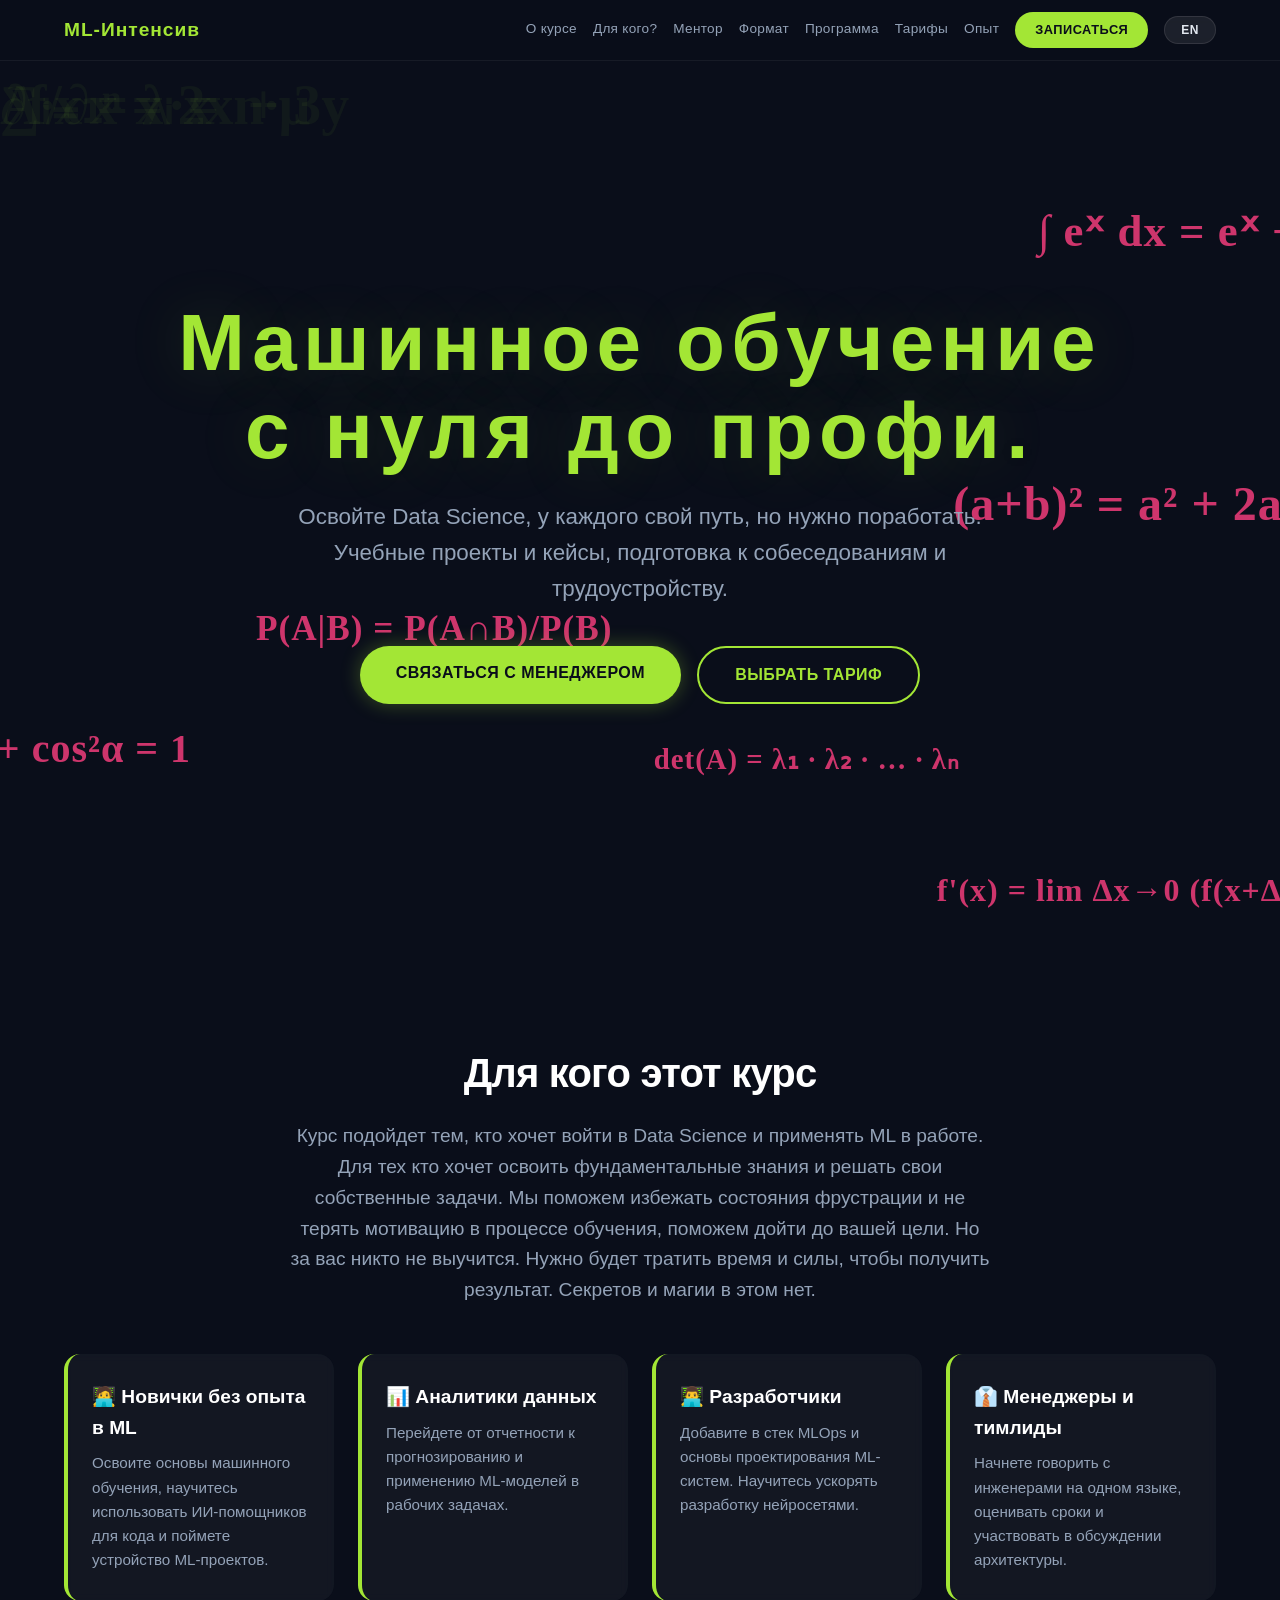
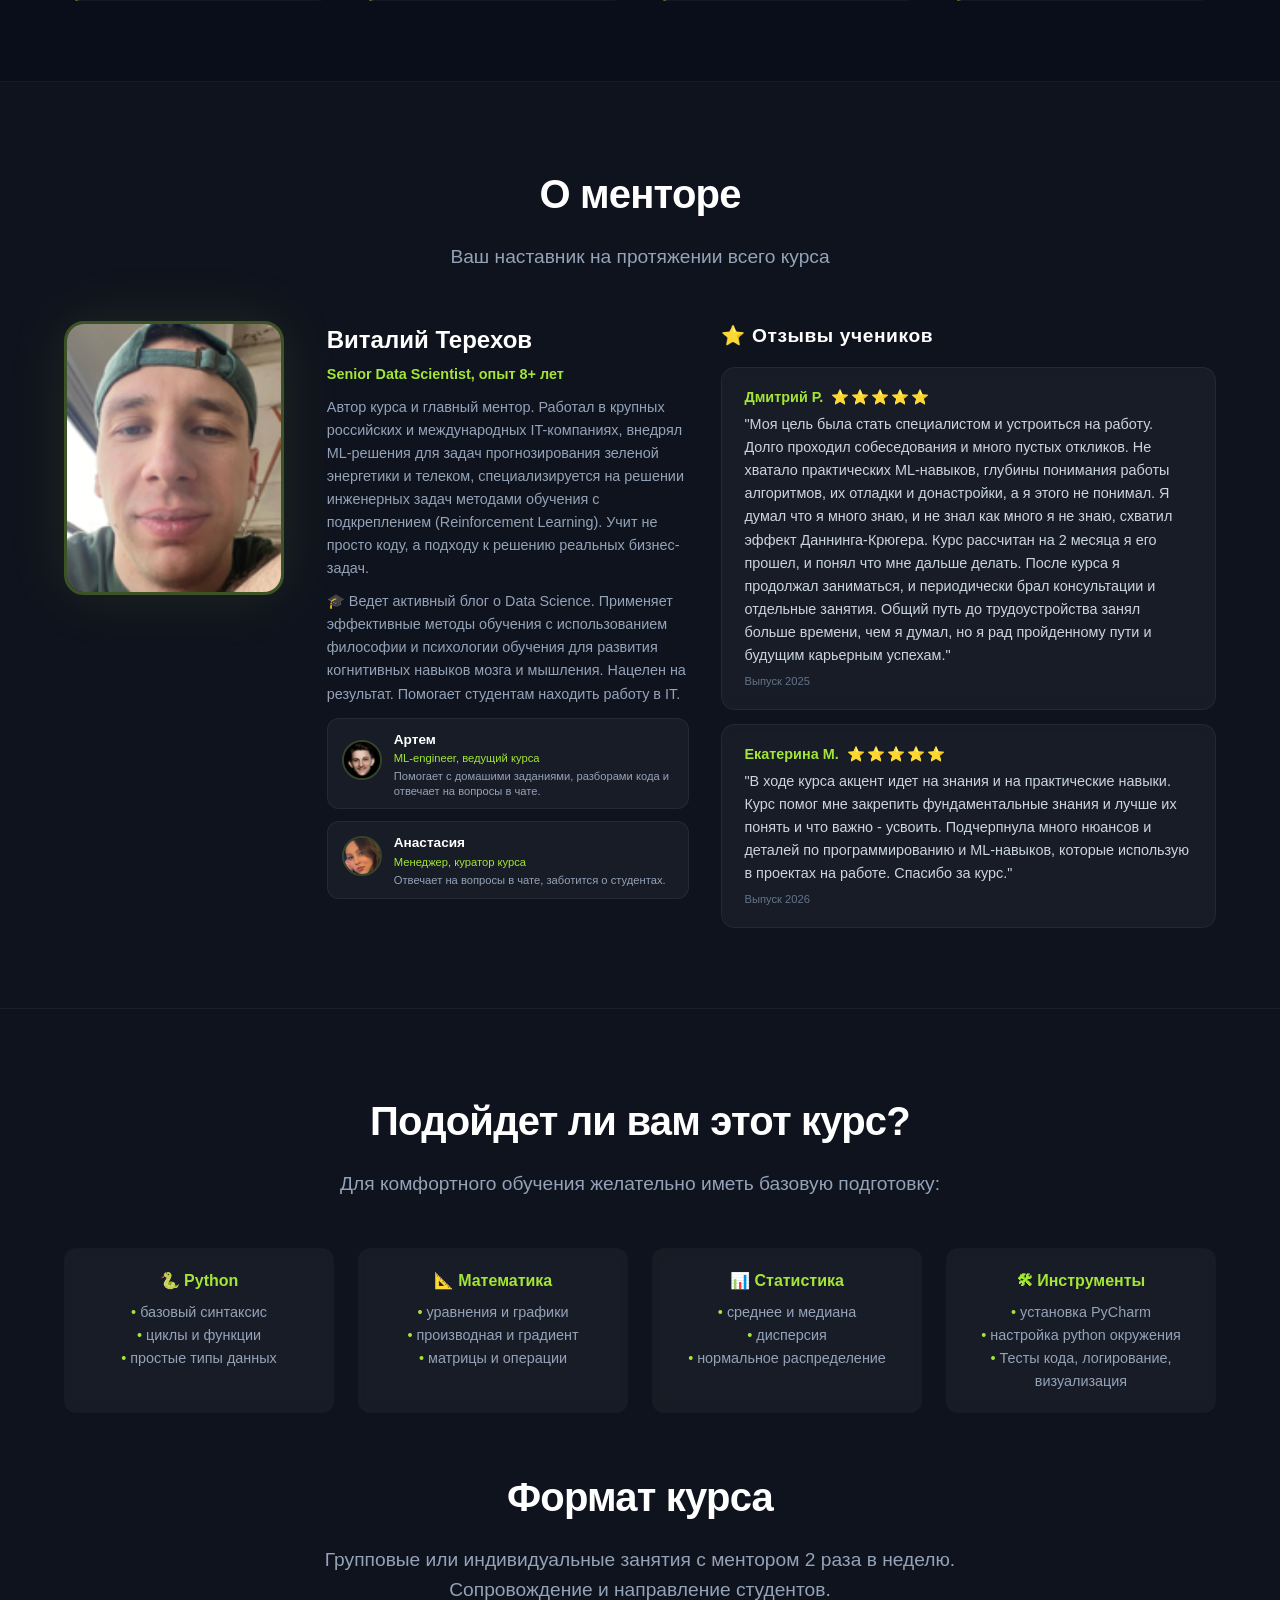
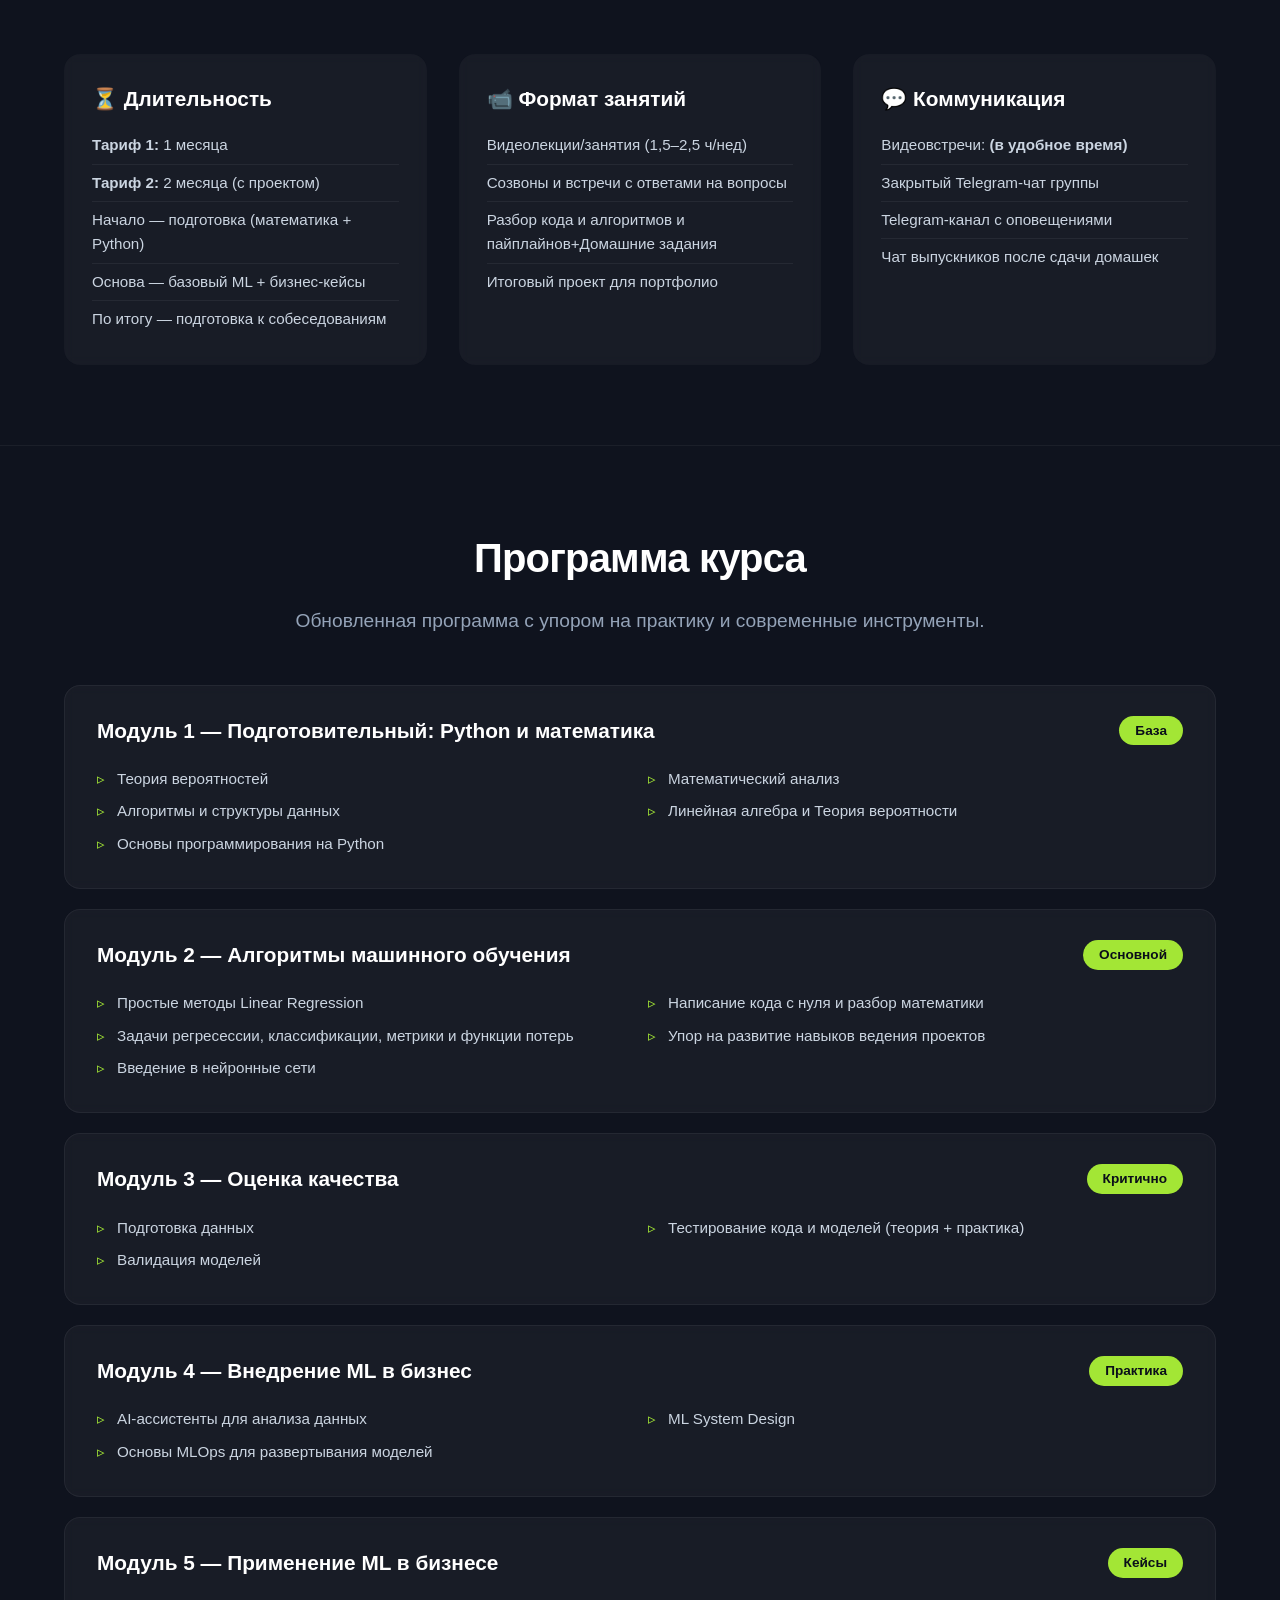
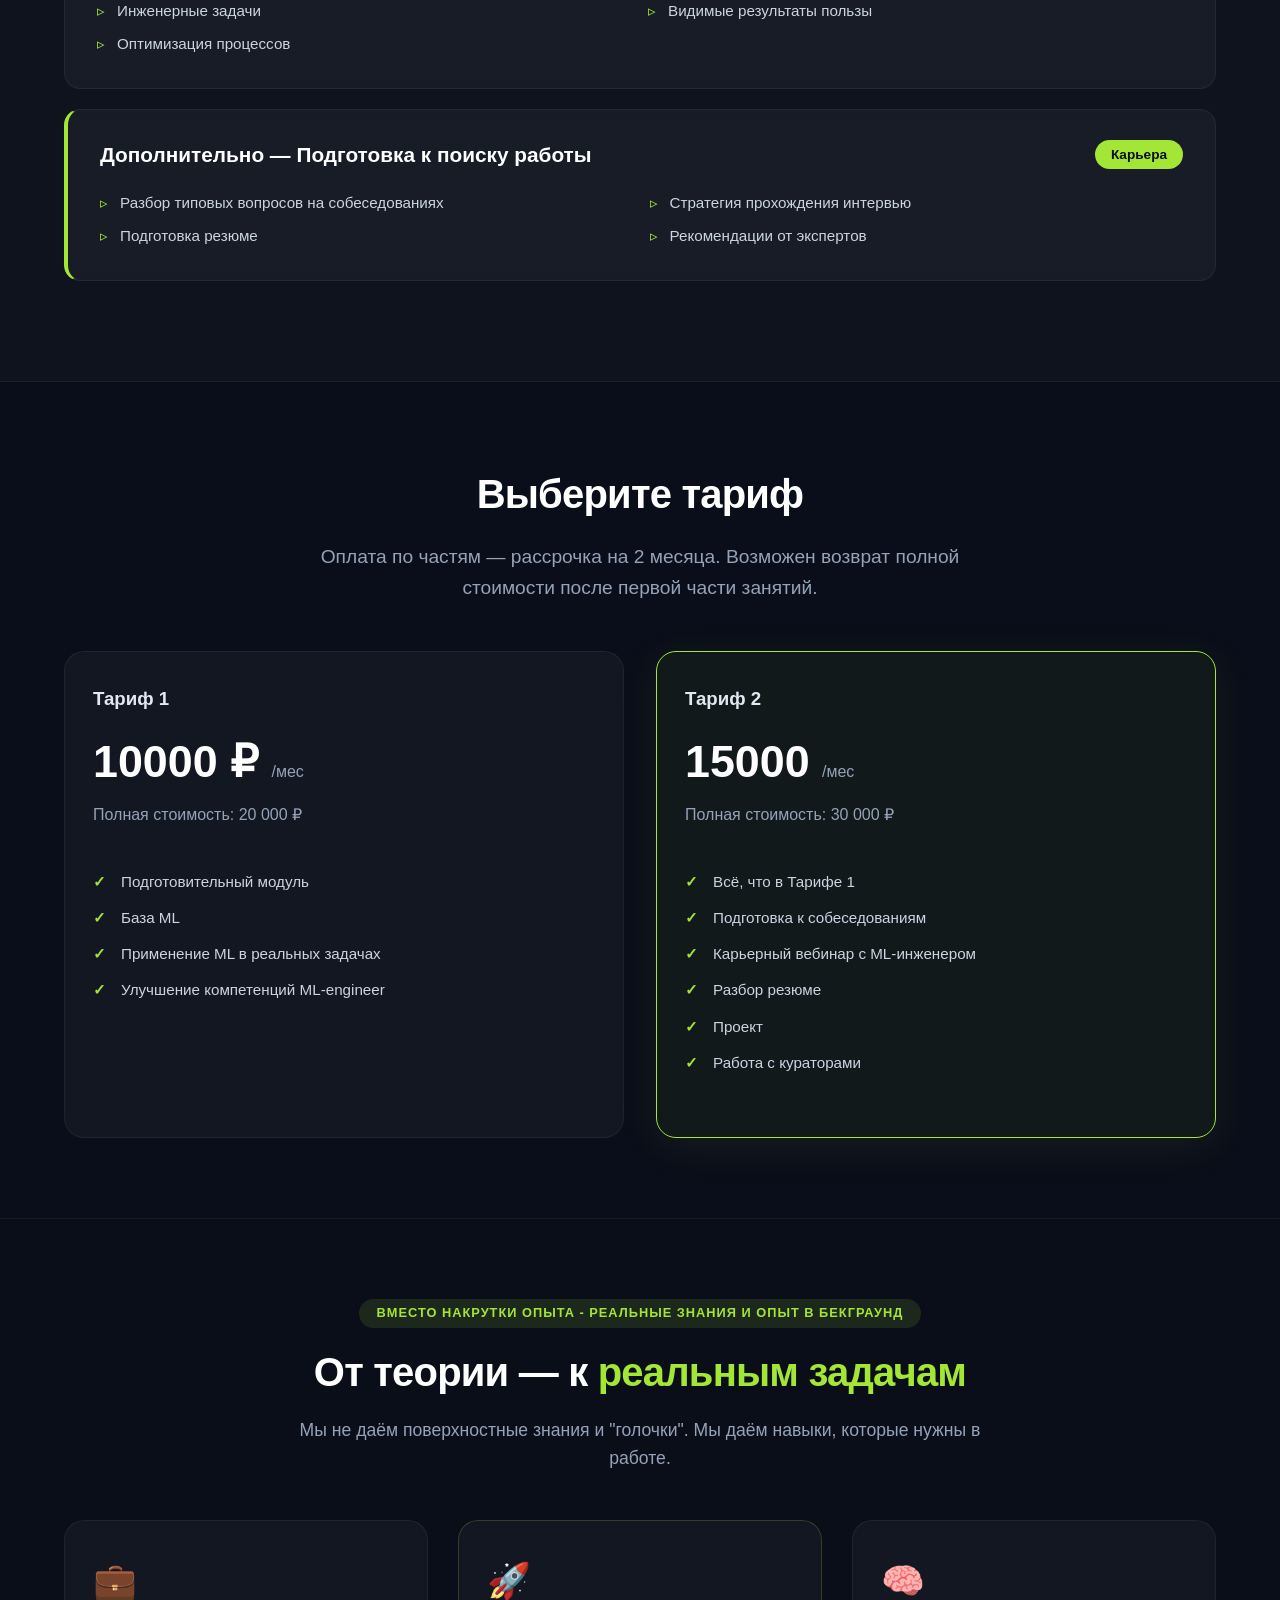
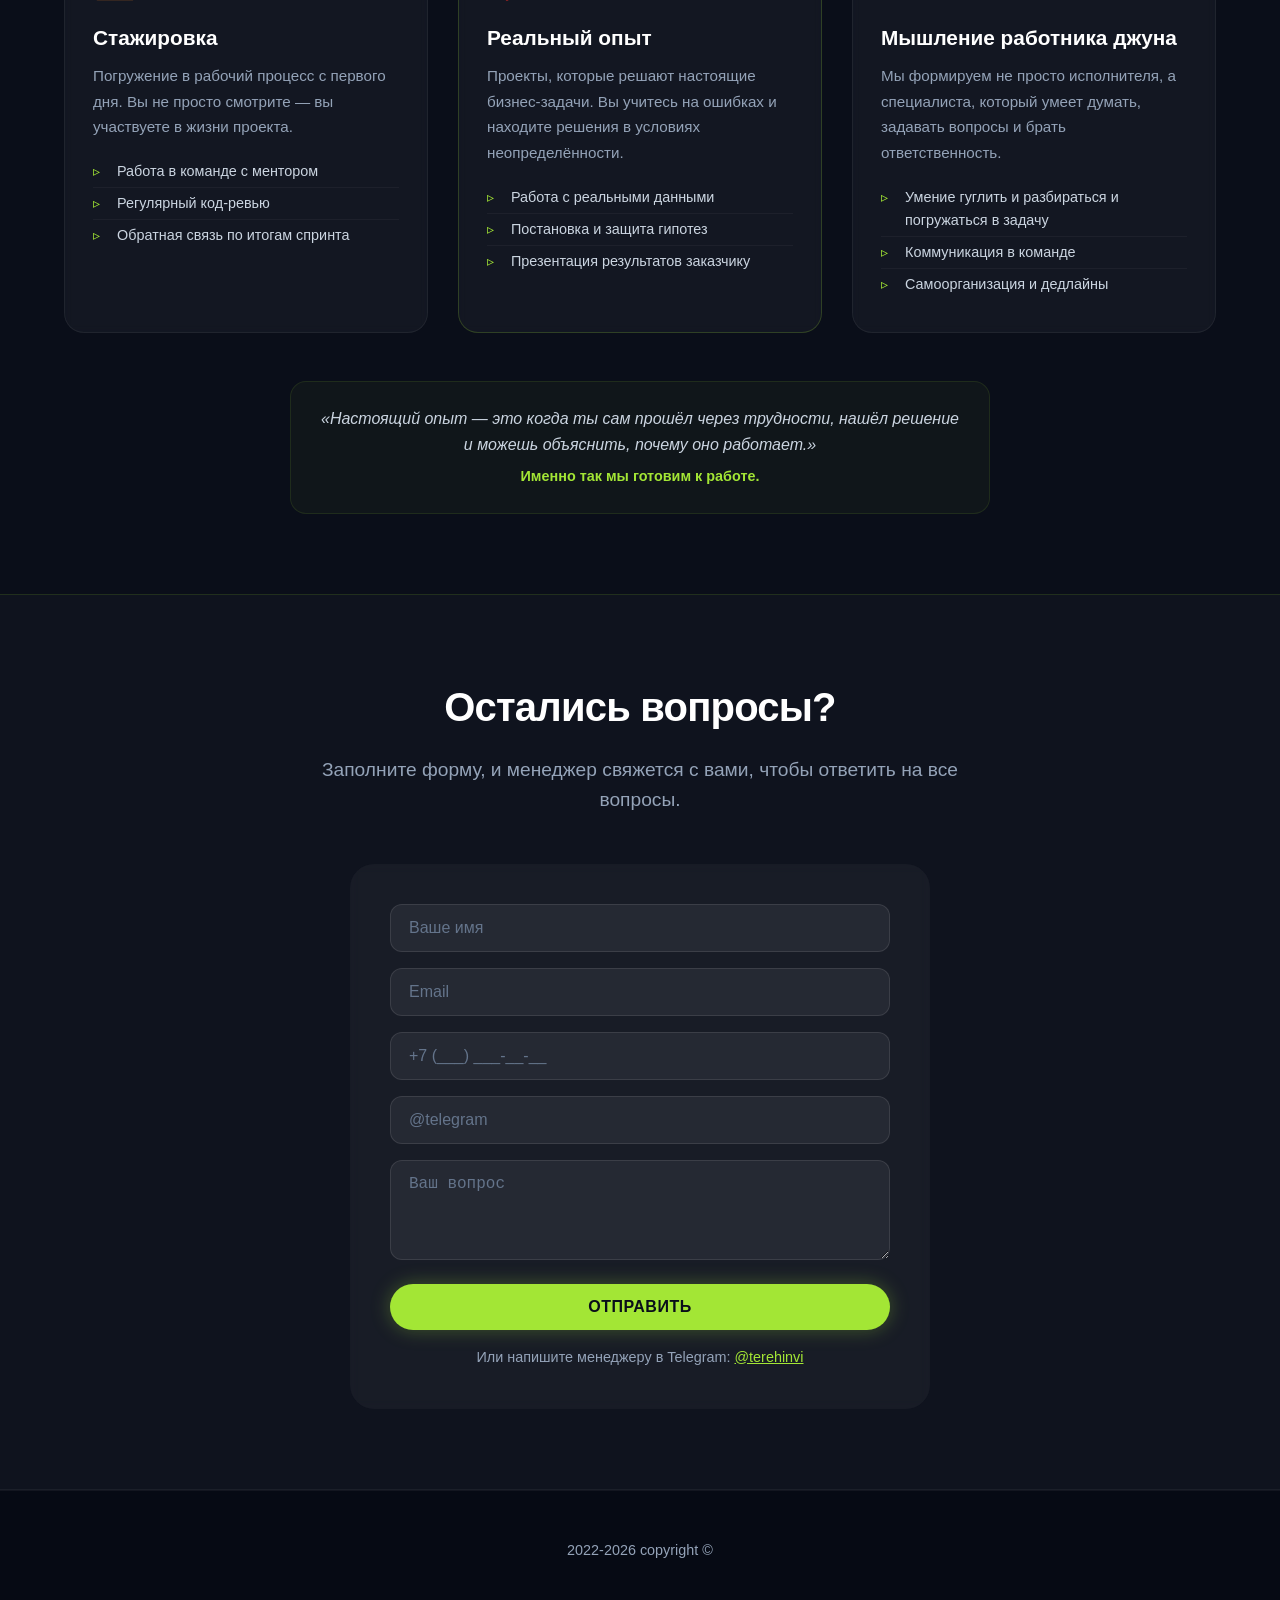
<file: templates/index6.html>
<!DOCTYPE html>
<html lang="ru">
<head>
    <meta charset="UTF-8" />
    <meta name="viewport" content="width=device-width, initial-scale=1.0" />
    <title>ML-Интенсив — Ваш курс</title>
    <style>
        /* ===== ОСНОВНЫЕ СТИЛИ ===== */
        * {
            margin: 0;
            padding: 0;
            box-sizing: border-box;
        }

        body {
            font-family: -apple-system, BlinkMacSystemFont, "Segoe UI", Roboto, Oxygen, Ubuntu, Cantarell, "Open Sans", "Helvetica Neue", sans-serif;
            background: #0a0e1a;
            color: #e2e8f0;
            line-height: 1.6;
            overflow-x: hidden;
        }

        .container {
            max-width: 1200px;
            margin: 0 auto;
            padding: 0 24px;
            position: relative;
            z-index: 2;
        }

        .section {
            padding: 80px 0;
            border-bottom: 1px solid rgba(255, 255, 255, 0.05);
        }

        .section:last-child {
            border-bottom: none;
        }

        .section-title {
            font-size: 2.5rem;
            font-weight: 700;
            text-align: center;
            margin-bottom: 16px;
            letter-spacing: -0.02em;
            color: #ffffff;
        }

        .section-subtitle {
            text-align: center;
            font-size: 1.2rem;
            color: #94a3b8;
            max-width: 700px;
            margin: 0 auto 48px;
        }

        /* ===== СТИЛИ ДЛЯ HEADER ===== */
        .sticky-header {
            position: sticky;
            top: 0;
            z-index: 100;
            background: rgba(10, 14, 26, 0.92);
            backdrop-filter: blur(12px);
            border-bottom: 1px solid rgba(255, 255, 255, 0.06);
            padding: 12px 0;
            transition: all 0.3s ease;
        }

        .sticky-header .container {
            display: flex;
            justify-content: space-between;
            align-items: center;
            flex-wrap: wrap;
            gap: 12px;
        }

        .header-logo {
            font-size: 1.2rem;
            font-weight: 700;
            color: #a3e635;
            letter-spacing: 0.05em;
            text-decoration: none;
            white-space: nowrap;
        }

        .header-logo:hover {
            color: #bef264;
        }

        .header-nav {
            display: flex;
            flex-wrap: wrap;
            gap: 8px 16px;
            align-items: center;
        }

        .header-nav a {
            color: #94a3b8;
            text-decoration: none;
            font-size: 0.85rem;
            font-weight: 500;
            transition: color 0.3s ease;
            letter-spacing: 0.3px;
            padding: 4px 0;
            border-bottom: 2px solid transparent;
        }

        .header-nav a:hover {
            color: #a3e635;
            border-bottom-color: #a3e635;
        }

        .header-nav .btn-small {
            background: #a3e635;
            color: #0a0e1a;
            padding: 8px 20px;
            border-radius: 40px;
            font-size: 0.8rem;
            font-weight: 700;
            text-transform: uppercase;
            letter-spacing: 0.5px;
            border: none;
            cursor: pointer;
            transition: all 0.3s ease;
            text-decoration: none;
            border-bottom: none !important;
        }

        .header-nav .btn-small:hover {
            background: #bef264;
            transform: translateY(-2px);
            box-shadow: 0 0 30px rgba(163, 230, 53, 0.3);
        }

        /* ===== КНОПКИ ===== */
        .btn {
            display: inline-block;
            padding: 14px 36px;
            border-radius: 40px;
            font-weight: 700;
            font-size: 1rem;
            text-decoration: none;
            transition: all 0.3s ease;
            border: none;
            cursor: pointer;
            text-transform: uppercase;
            letter-spacing: 0.5px;
        }

        .btn-primary {
            background: #a3e635;
            color: #0a0e1a;
            box-shadow: 0 0 20px rgba(163, 230, 53, 0.3);
        }

        .btn-primary:hover {
            background: #bef264;
            transform: translateY(-3px) scale(1.02);
            box-shadow: 0 0 40px rgba(163, 230, 53, 0.5);
        }

        .btn-outline {
            background: transparent;
            color: #a3e635;
            border: 2px solid #a3e635;
        }

        .btn-outline:hover {
            background: #a3e635;
            color: #0a0e1a;
            transform: translateY(-3px);
            box-shadow: 0 0 30px rgba(163, 230, 53, 0.3);
        }

        .btn-block {
            display: block;
            width: 100%;
            text-align: center;
        }

        /* ===== HERO ===== */
        .hero {
            position: relative;
            padding: 100px 0 120px;
            background: #0a0e1a;
            overflow: hidden;
            min-height: 100vh;
            display: flex;
            align-items: center;
        }

        .formula-bg {
            position: absolute;
            top: 0;
            left: 0;
            width: 100%;
            height: 100%;
            pointer-events: none;
            z-index: 0;
            overflow: hidden;
        }

        .formula {
            position: absolute;
            font-size: 1.8rem;
            font-weight: 700;
            color: rgba(255, 64, 129, 0.8);
            white-space: nowrap;
            animation: floatFormula 20s infinite linear;
            font-family: 'Times New Roman', serif;
            letter-spacing: 1px;
        }

        .formula:nth-child(1) { top: 5%; left: -10%; animation-duration: 25s; font-size: 2.2rem; }
        .formula:nth-child(2) { top: 15%; right: -5%; animation-duration: 30s; animation-delay: -3s; font-size: 2.8rem; }
        .formula:nth-child(3) { top: 30%; left: -15%; animation-duration: 22s; animation-delay: -7s; font-size: 2rem; }
        .formula:nth-child(4) { top: 45%; right: -10%; animation-duration: 28s; animation-delay: -12s; font-size: 3rem; }
        .formula:nth-child(5) { bottom: 20%; left: -8%; animation-duration: 26s; animation-delay: -5s; font-size: 2.5rem; }
        .formula:nth-child(6) { bottom: 5%; right: -12%; animation-duration: 32s; animation-delay: -9s; font-size: 2rem; }
        .formula:nth-child(7) { top: 60%; left: 20%; animation-duration: 35s; animation-delay: -15s; font-size: 2.2rem; }
        .formula:nth-child(8) { top: 75%; right: 25%; animation-duration: 27s; animation-delay: -4s; font-size: 1.8rem; }

        @keyframes floatFormula {
            0% { transform: translateX(0) translateY(0) rotate(0deg); opacity: 0.3; }
            25% { transform: translateX(120px) translateY(-40px) rotate(5deg); opacity: 0.7; }
            50% { transform: translateX(-80px) translateY(60px) rotate(-3deg); opacity: 0.4; }
            75% { transform: translateX(150px) translateY(-20px) rotate(7deg); opacity: 0.8; }
            100% { transform: translateX(-100px) translateY(30px) rotate(-5deg); opacity: 0.3; }
        }

        .formula-bright {
            position: absolute;
            font-size: 3.5rem;
            font-weight: 700;
            color: rgba(163, 230, 53, 0.05);
            white-space: nowrap;
            animation: floatFormulaBright 40s infinite linear;
            font-family: 'Times New Roman', serif;
        }

        .formula-bright:nth-child(1) { top: 10%; left: 30%; animation-duration: 45s; }
        .formula-bright:nth-child(2) { bottom: 15%; right: 10%; animation-duration: 50s; animation-delay: -10s; }
        .formula-bright:nth-child(3) { top: 50%; left: 60%; animation-duration: 38s; animation-delay: -20s; }

        @keyframes floatFormulaBright {
            0% { transform: translateX(0) translateY(0) rotate(0deg); opacity: 0.05; }
            50% { transform: translateX(200px) translateY(-80px) rotate(10deg); opacity: 0.15; }
            100% { transform: translateX(-200px) translateY(80px) rotate(-10deg); opacity: 0.05; }
        }

        .hero-content {
            position: relative;
            z-index: 2;
            text-align: center;
            width: 100%;
        }

        .hero-content h1 {
            font-size: clamp(2.8rem, 8vw, 5rem);
            font-weight: 800;
            line-height: 1.1;
            letter-spacing: 0.08em;
            margin-bottom: 24px;
            color: #a3e635;
            text-shadow: 0 0 60px rgba(163, 230, 53, 0.15);
            width: 100%;
            max-width: 100%;
            word-break: break-word;
        }

        .hero-content .subtitle {
            font-size: 1.4rem;
            color: #94a3b8;
            max-width: 700px;
            margin: 0 auto 40px;
        }

        .hero-buttons {
            display: flex;
            flex-wrap: wrap;
            justify-content: center;
            gap: 16px;
        }

        /* ===== БЛОК "О МЕНТОРЕ" ===== */
        .mentor-grid {
            display: grid;
            grid-template-columns: 0.7fr 1.1fr 1.5fr;
            gap: 32px;
            align-items: start;
            margin-top: 16px;
        }

        .mentor-photo {
            text-align: left;
            padding-left: 0;
        }

        .mentor-photo img {
            width: 100%;
            max-width: 220px;
            border-radius: 20px;
            border: 3px solid rgba(163, 230, 53, 0.3);
            box-shadow: 0 0 60px rgba(163, 230, 53, 0.1);
            transition: all 0.3s ease;
        }

        .mentor-photo img:hover {
            transform: scale(1.02);
            border-color: #a3e635;
            box-shadow: 0 0 80px rgba(163, 230, 53, 0.2);
        }

        .mentor-info h3 {
            font-size: 1.5rem;
            color: #ffffff;
            margin-bottom: 4px;
        }

        .mentor-info .mentor-title {
            color: #a3e635;
            font-weight: 600;
            font-size: 0.9rem;
            margin-bottom: 10px;
        }

        .mentor-info p {
            color: #94a3b8;
            font-size: 0.9rem;
            line-height: 1.6;
        }

        /* ===== БЛОК С ОТЗЫВАМИ (растянут) ===== */
        .mentor-reviews {
            margin-top: 0;
            padding-top: 0;
            border-top: none;
        }

        .mentor-reviews h4 {
            font-size: 1.2rem;
            color: #ffffff;
            margin-bottom: 16px;
            text-align: left;
            letter-spacing: 0.03em;
        }

        .reviews-grid {
            display: grid;
            grid-template-columns: 1fr;
            gap: 14px;
        }

        .review-item {
            background: rgba(255, 255, 255, 0.04);
            border-radius: 14px;
            padding: 18px 22px;
            border: 1px solid rgba(255, 255, 255, 0.06);
            transition: 0.3s ease;
            backdrop-filter: blur(4px);
        }

        .review-item:hover {
            border-color: #a3e635;
            background: rgba(255, 255, 255, 0.06);
            transform: translateY(-2px);
            box-shadow: 0 8px 30px rgba(163, 230, 53, 0.05);
        }

        .review-item .review-author {
            font-weight: 600;
            color: #a3e635;
            font-size: 0.9rem;
            margin-bottom: 4px;
            display: flex;
            align-items: center;
            gap: 8px;
        }

        .review-item .review-author .stars {
            color: #fbbf24;
            letter-spacing: 2px;
        }

        .review-item .review-text {
            color: #cbd5e1;
            font-size: 0.9rem;
            line-height: 1.6;
            margin-bottom: 6px;
        }

        .review-item .review-date {
            color: #64748b;
            font-size: 0.7rem;
        }

        /* ===== ОСТАЛЬНЫЕ БЛОКИ ===== */
        .audience-grid {
            display: grid;
            grid-template-columns: repeat(auto-fit, minmax(240px, 1fr));
            gap: 24px;
            margin-top: 16px;
        }

        .audience-card {
            background: rgba(255, 255, 255, 0.04);
            padding: 28px 24px;
            border-radius: 16px;
            border-left: 4px solid #a3e635;
            transition: 0.3s;
            backdrop-filter: blur(4px);
        }

        .audience-card:hover {
            background: rgba(255, 255, 255, 0.08);
            transform: translateY(-4px);
        }

        .audience-card h3 {
            font-size: 1.2rem;
            margin-bottom: 8px;
            color: #ffffff;
        }

        .audience-card p {
            color: #94a3b8;
            font-size: 0.95rem;
        }

        .requirements-grid {
            display: grid;
            grid-template-columns: repeat(auto-fit, minmax(200px, 1fr));
            gap: 24px;
            margin-top: 16px;
        }

        .req-item {
            background: rgba(255, 255, 255, 0.04);
            padding: 20px;
            border-radius: 12px;
            text-align: center;
            backdrop-filter: blur(4px);
        }

        .req-item h4 {
            font-weight: 600;
            margin-bottom: 8px;
            color: #a3e635;
        }

        .req-item ul {
            list-style: none;
            font-size: 0.9rem;
            color: #94a3b8;
        }

        .req-item ul li::before {
            content: "• ";
            color: #a3e635;
        }

        .format-grid {
            display: grid;
            grid-template-columns: repeat(auto-fit, minmax(280px, 1fr));
            gap: 32px;
            margin-top: 16px;
        }

        .format-card {
            background: rgba(255, 255, 255, 0.04);
            padding: 28px;
            border-radius: 16px;
            backdrop-filter: blur(4px);
        }

        .format-card h3 {
            font-size: 1.3rem;
            margin-bottom: 12px;
            color: #ffffff;
        }

        .format-card ul {
            list-style: none;
            padding: 0;
        }

        .format-card ul li {
            padding: 6px 0;
            border-bottom: 1px solid rgba(255, 255, 255, 0.06);
            font-size: 0.95rem;
            color: #cbd5e1;
        }

        .format-card ul li:last-child {
            border-bottom: none;
        }

        .module {
            background: rgba(255, 255, 255, 0.04);
            border-radius: 16px;
            padding: 28px 32px;
            margin-bottom: 20px;
            border: 1px solid rgba(255, 255, 255, 0.06);
            backdrop-filter: blur(4px);
        }

        .module-header {
            display: flex;
            justify-content: space-between;
            align-items: center;
            cursor: pointer;
            flex-wrap: wrap;
        }

        .module-header h3 {
            font-size: 1.3rem;
            font-weight: 600;
            color: #ffffff;
        }

        .module-header span {
            background: #a3e635;
            color: #0a0e1a;
            padding: 4px 16px;
            border-radius: 40px;
            font-size: 0.85rem;
            font-weight: 700;
        }

        .module-body {
            margin-top: 16px;
            display: grid;
            grid-template-columns: 1fr 1fr;
            gap: 16px;
        }

        .module-body ul {
            list-style: none;
            padding: 0;
        }

        .module-body ul li {
            padding: 4px 0 4px 20px;
            position: relative;
            font-size: 0.95rem;
            color: #cbd5e1;
        }

        .module-body ul li::before {
            content: "▹";
            position: absolute;
            left: 0;
            color: #a3e635;
        }

        .pricing-grid {
            display: grid;
            grid-template-columns: repeat(auto-fit, minmax(300px, 1fr));
            gap: 32px;
            margin-top: 16px;
        }

        .pricing-card {
            background: rgba(255, 255, 255, 0.04);
            border-radius: 20px;
            padding: 32px 28px;
            border: 1px solid rgba(255, 255, 255, 0.06);
            transition: 0.3s;
            display: flex;
            flex-direction: column;
            backdrop-filter: blur(4px);
        }

        .pricing-card:hover {
            border-color: #a3e635;
            box-shadow: 0 8px 40px rgba(163, 230, 53, 0.05);
        }

        .pricing-card.popular {
            border-color: #a3e635;
            background: rgba(163, 230, 53, 0.05);
            box-shadow: 0 8px 40px rgba(163, 230, 53, 0.08);
        }

        .pricing-card .price {
            font-size: 2.8rem;
            font-weight: 700;
            margin: 12px 0 4px;
            color: #ffffff;
        }

        .pricing-card .price small {
            font-size: 1rem;
            font-weight: 400;
            color: #94a3b8;
        }

        .pricing-card .price-desc {
            color: #94a3b8;
            margin-bottom: 20px;
        }

        .pricing-card ul {
            list-style: none;
            padding: 0;
            margin: 16px 0 24px;
            flex: 1;
        }

        .pricing-card ul li {
            padding: 6px 0 6px 28px;
            position: relative;
            font-size: 0.95rem;
            color: #cbd5e1;
        }

        .pricing-card ul li::before {
            content: "✓";
            position: absolute;
            left: 0;
            color: #a3e635;
            font-weight: 700;
        }

        .pricing-card .btn {
            margin-top: auto;
        }

        .form-box {
            max-width: 580px;
            margin: 0 auto;
            background: rgba(255, 255, 255, 0.04);
            padding: 40px;
            border-radius: 24px;
            text-align: center;
            backdrop-filter: blur(4px);
        }

        .form-box input,
        .form-box textarea {
            width: 100%;
            padding: 14px 18px;
            border: 1px solid rgba(255, 255, 255, 0.1);
            border-radius: 12px;
            font-size: 1rem;
            margin-bottom: 16px;
            transition: 0.2s;
            background: rgba(255, 255, 255, 0.06);
            color: #ffffff;
        }

        .form-box input:focus,
        .form-box textarea:focus {
            outline: none;
            border-color: #a3e635;
            box-shadow: 0 0 0 3px rgba(163, 230, 53, 0.15);
            background: rgba(255, 255, 255, 0.08);
        }

        .form-box input::placeholder,
        .form-box textarea::placeholder {
            color: #64748b;
        }

        .form-box textarea {
            min-height: 100px;
            resize: vertical;
        }

        .form-message {
            margin-top: 16px;
            padding: 12px;
            border-radius: 8px;
            display: none;
        }

        .form-message.success {
            display: block;
            background: rgba(163, 230, 53, 0.15);
            color: #a3e635;
            border: 1px solid rgba(163, 230, 53, 0.3);
        }

        .form-message.error {
            display: block;
            background: rgba(255, 64, 129, 0.15);
            color: #ff4081;
            border: 1px solid rgba(255, 64, 129, 0.3);
        }

        .footer {
            background: #060a14;
            color: #64748b;
            padding: 40px 0;
            text-align: center;
            font-size: 0.9rem;
            border-top: 1px solid rgba(255, 255, 255, 0.05);
        }

        .footer a {
            color: #94a3b8;
            text-decoration: none;
        }

        .footer a:hover {
            color: #a3e635;
        }

        /* ===== АДАПТИВ ===== */
        @media (max-width: 1024px) {
            .mentor-grid {
                grid-template-columns: 1fr;
                gap: 32px;
            }

            .mentor-photo {
                text-align: center;
            }

            .mentor-photo img {
                max-width: 200px;
            }

            .mentor-reviews h4 {
                text-align: center;
            }
        }

        @media (max-width: 768px) {
            .sticky-header .container {
                flex-direction: column;
                align-items: center;
                gap: 8px;
            }

            .header-nav {
                justify-content: center;
                gap: 6px 12px;
            }

            .header-nav a {
                font-size: 0.75rem;
            }

            .hero {
                padding: 60px 0 80px;
                min-height: auto;
            }

            .hero-content h1 {
                font-size: 2.8rem;
            }

            .section-title {
                font-size: 2rem;
            }

            .module-body {
                grid-template-columns: 1fr;
            }

            .pricing-grid {
                grid-template-columns: 1fr;
            }

            .form-box {
                padding: 24px;
            }

            .formula {
                font-size: 1.2rem !important;
            }
            .formula-bright {
                font-size: 2rem !important;
            }

            .mentor-grid {
                grid-template-columns: 1fr;
                text-align: center;
            }

            .mentor-photo img {
                max-width: 180px;
            }
        }

        @media (max-width: 480px) {
            .hero-content h1 {
                font-size: 2.2rem;
            }

            .section {
                padding: 48px 0;
            }

            .btn {
                padding: 12px 28px;
                font-size: 0.9rem;
            }

            .header-nav {
                gap: 4px 8px;
            }

            .header-nav a {
                font-size: 0.7rem;
            }

            .header-nav .btn-small {
                padding: 6px 14px;
                font-size: 0.7rem;
            }
        }

        /* ===== КОМПАКТНЫЙ БЛОК ПОМОЩНИКА ===== */
        .assistant-compact {
            display: flex;
            align-items: center;
            gap: 12px;
            margin-top: 12px;
            padding: 10px 14px;
            background: rgba(255, 255, 255, 0.04);
            border-radius: 12px;
            border: 1px solid rgba(255, 255, 255, 0.06);
            transition: 0.3s ease;
        }

        .assistant-compact:hover {
            background: rgba(255, 255, 255, 0.07);
            border-color: rgba(163, 230, 53, 0.15);
        }

        .assistant-compact-photo {
            flex-shrink: 0;
        }

        .assistant-compact-photo img {
            width: 40px;
            height: 40px;
            border-radius: 50%;
            object-fit: cover;
            border: 2px solid rgba(163, 230, 53, 0.2);
        }

        .assistant-compact-info {
            flex: 1;
        }

        .assistant-compact-name {
            font-weight: 600;
            color: #ffffff;
            font-size: 0.85rem;
        }

        .assistant-compact-title {
            font-size: 0.7rem;
            color: #a3e635;
            font-weight: 500;
        }

        .assistant-compact-desc {
            font-size: 0.7rem;
            color: #94a3b8;
            line-height: 1.3;
            margin-top: 1px;
        }

        /* ===== КНОПКА ПЕРЕКЛЮЧЕНИЯ ЯЗЫКА ===== */
        .lang-btn {
            background: rgba(255,255,255,0.08);
            border: 1px solid rgba(255,255,255,0.1);
            color: #e2e8f0;
            padding: 6px 16px;
            border-radius: 40px;
            font-size: 0.75rem;
            font-weight: 600;
            cursor: pointer;
            transition: all 0.3s ease;
            text-transform: uppercase;
            letter-spacing: 0.5px;
            font-family: inherit;
        }

        .lang-btn:hover {
            background: #a3e635;
            color: #0a0e1a;
            border-color: #a3e635;
            transform: translateY(-2px);
            box-shadow: 0 0 20px rgba(163, 230, 53, 0.2);
        }
    </style>
</head>
<body>

    <!-- ============================================ -->
    <!-- STICKY HEADER С НАВИГАЦИЕЙ                   -->
    <!-- ============================================ -->
    <header class="sticky-header">
        <div class="container">
            <a href="#" class="header-logo" data-i18n="logo">ML-Интенсив в IT школе</a>
            <nav class="header-nav">
                <a href="#about" data-i18n="nav_about">О курсе</a>
                <a href="#forwhoom" data-i18n="nav_audience">Для кого?</a>
                <a href="#mentor" data-i18n="nav_mentor">Ментор</a>
                <a href="#format" data-i18n="nav_format">Формат</a>
                <a href="#program" data-i18n="nav_program">Программа</a>
                <a href="#pricing" data-i18n="nav_pricing">Тарифы</a>
                <a href="#real-experience" data-i18n="nav_experience">Опыт</a>
                <a href="#contacts" class="btn-small" data-i18n="nav_contact">Записаться</a>
                <button class="lang-btn" id="langToggle">EN</button>
            </nav>
        </div>
    </header>

    <!-- ============================================ -->
    <!-- БЛОК 1: HERO С АНИМАЦИЕЙ ФОРМУЛ             -->
    <!-- ============================================ -->
    <section class="hero" id="about">
        <div class="formula-bg">
            <div class="formula">E = mc²</div>
            <div class="formula">∫ eˣ dx = eˣ + C</div>
            <div class="formula">∇·E = ρ/ε₀</div>
            <div class="formula">(a+b)² = a² + 2ab + b²</div>
            <div class="formula">sin²α + cos²α = 1</div>
            <div class="formula">f'(x) = lim Δx→0 (f(x+Δx)-f(x))/Δx</div>
            <div class="formula">P(A|B) = P(A∩B)/P(B)</div>
            <div class="formula">det(A) = λ₁ · λ₂ · … · λₙ</div>
            <div class="formula-bright">∂f/∂x = 2x + 3y</div>
            <div class="formula-bright">∑ᵢ₌₁ⁿ xᵢ = n·μ</div>
            <div class="formula-bright">A·x = λ·x</div>
        </div>

        <div class="container">
            <div class="hero-content">
                <h1 data-i18n="hero_title">Машинное обучение<br />с нуля до профи.</h1>
                <p class="subtitle" data-i18n="hero_subtitle">
                    Освойте Data Science, у каждого свой путь.
                    Нужно поработать. Учебные проекты и кейсы,
                    подготовка к собеседованиям и трудоустройству.
                </p>
                <div class="hero-buttons">
                    <a href="https://t.me/terehinvi" target="_blank" class="btn btn-primary" data-i18n="hero_btn1">Связаться с менеджером</a>
                    <a href="#pricing" class="btn btn-outline" data-i18n="hero_btn2">Выбрать тариф</a>
                </div>
            </div>
        </div>
    </section>

    <!-- ============================================ -->
    <!-- БЛОК 2: ДЛЯ КОГО ЭТОТ КУРС                  -->
    <!-- ============================================ -->
    <section class="section" id="forwhoom">
        <div class="container">
            <h2 class="section-title" data-i18n="audience_title">Для кого этот курс</h2>
            <p class="section-subtitle" data-i18n="audience_subtitle">
                Курс подойдет тем, кто хочет войти в Data Science и применять ML в работе.
                Для тех кто хочет освоить фундаментальные знания и решать свои собственные задачи.
                Мы поможем избежать состояния фрустрации и не терять мотивацию в
                процессе обучения, поможем дойти до вашей цели. Но за вас никто не выучится.
                Нужно будет тратить время и силы, чтобы получить результат. Секретов и магии в этом нет.
            </p>
            <div class="audience-grid">
                <div class="audience-card" data-i18n="audience_card1">
                    <h3>🧑‍💻 Новички без опыта в ML</h3>
                    <p>Освоите основы машинного обучения, научитесь использовать ИИ-помощников для кода и поймете устройство ML-проектов.</p>
                </div>
                <div class="audience-card" data-i18n="audience_card2">
                    <h3>📊 Аналитики данных</h3>
                    <p>Перейдете от отчетности к прогнозированию и применению ML-моделей в рабочих задачах.</p>
                </div>
                <div class="audience-card" data-i18n="audience_card3">
                    <h3>👨‍💻 Разработчики</h3>
                    <p>Добавите в стек MLOps и основы проектирования ML-систем. Научитесь ускорять разработку нейросетями.</p>
                </div>
                <div class="audience-card" data-i18n="audience_card4">
                    <h3>👔 Менеджеры и тимлиды</h3>
                    <p>Начнете говорить с инженерами на одном языке, оценивать сроки и участвовать в обсуждении архитектуры.</p>
                </div>
            </div>
        </div>
    </section>

    <!-- ============================================ -->
    <!-- БЛОК: О МЕНТОРЕ И ПОМОЩНИКЕ                  -->
    <!-- ============================================ -->
    <section class="section" id="mentor" style="background: rgba(255,255,255,0.02);">
        <div class="container">
            <h2 class="section-title" data-i18n="mentor_title">О менторе</h2>
            <p class="section-subtitle" data-i18n="mentor_subtitle">
                Ваш наставник на протяжении всего курса
            </p>

            <div class="mentor-grid">
                <!-- Фото ментора (сдвинуто влево) -->
                <div class="mentor-photo">
                    <img src="../static/img_1.png" alt="Фото ментора" />
                </div>

                <!-- Информация о менторе (укорочена) -->
                <div class="mentor-info">
                    <h3 data-i18n="mentor_name">Виталий Терехов</h3>
                    <div class="mentor-title" data-i18n="mentor_title_job">Senior Data Scientist, опыт 8+ лет</div>
                    <p data-i18n="mentor_desc1">
                        Автор курса и главный ментор. Работал в крупных российских и международных IT-компаниях, внедрял ML-решения для задач
                        прогнозирования зеленой энергетики и телеком, специализируется на решении инженерных задач методами обучения с подкреплением (Reinforcement Learning).
                        Учит не просто коду, а подходу к решению реальных бизнес-задач.
                    </p>
                    <p style="margin-top: 10px;" data-i18n="mentor_desc2">
                        🎓 Ведет активный блог о Data Science. Применяет эффективные методы обучения с использованием философии и психологии обучения
                        для развития когнитивных навыков мозга и мышления.
                    </p>

                    <!-- Помощник 1 -->
                    <div class="assistant-compact">
                        <div class="assistant-compact-photo">
                            <img src="../static/img_2.png" alt="Фото помощника" />
                        </div>
                        <div class="assistant-compact-info">
                            <div class="assistant-compact-name" data-i18n="assistant_name1">Артем</div>
                            <div class="assistant-compact-title" data-i18n="assistant_title1">ML-engineer, ментор курса</div>
                            <div class="assistant-compact-desc" data-i18n="assistant_desc1">Помогает с домашими заданиями, разборами кода и отвечает на вопросы в чате.</div>
                        </div>
                    </div>

                    <!-- Помощник 2 -->
                    <div class="assistant-compact">
                        <div class="assistant-compact-photo">
                            <img src="../static/img.png" alt="Фото помощника" />
                        </div>
                        <div class="assistant-compact-info">
                            <div class="assistant-compact-name" data-i18n="assistant_name">Анастасия</div>
                            <div class="assistant-compact-title" data-i18n="assistant_title">Менеджер, куратор курса</div>
                            <div class="assistant-compact-desc" data-i18n="assistant_desc">Отвечает на вопросы в чате, заботится о студентах.</div>
                        </div>
                    </div>
                </div>

                <!-- Блок с отзывами (растянут) -->
                <div class="mentor-reviews">
                    <h4 data-i18n="reviews_title">⭐ Отзывы учеников</h4>
                    <div class="reviews-grid">
                        <!-- Отзыв 1 -->
                        <div class="review-item">
                            <div class="review-author">
                                <span data-i18n="review1_author">Дмитрий Р.</span>
                                <span class="stars">⭐⭐⭐⭐⭐</span>
                            </div>
                            <div class="review-text" data-i18n="review1_text">
                                "Моя цель была стать специалистом и устроиться на работу. Долго проходил собеседования и много пустых откликов.
                                Не хватало практических ML-навыкам, глубины понимания работы алгоритмов, их отладки и донастройки, а я этого не понимал.
                                Я думал что я много знаю, и не знал как много я не знаю, схватил эффект Даннинга-Крюгера.
                                Курс рассчитан на 2 месяца я его прошел, и понял что мне дальше делать. После курса я продолжал заниматься,
                                и периодически брал консультации и отдельные занятия. Общий путь до трудоустройства занял больше времени, чем я думал,
                                но я рад пройденному пути и будущим карьерным успехам."
                            </div>
                            <div class="review-date" data-i18n="review1_date">Выпуск 2025</div>
                        </div>

                        <!-- Отзыв 2 -->
                        <div class="review-item">
                            <div class="review-author">
                                <span data-i18n="review2_author">Екатерина М.</span>
                                <span class="stars">⭐⭐⭐⭐⭐</span>
                            </div>
                            <div class="review-text" data-i18n="review2_text">
                                "В ходе курса акцент идет на знания и на практические навыки.
                                Курс помог мне закрепить фундаментальные знания и лучше их понять и
                                что важно - усвоить. Подчерпнула много нюансов и деталей по программированию
                                и ML-навыков, которые использую в проектах на работе. Спасибо за курс."
                            </div>
                            <div class="review-date" data-i18n="review2_date">Выпуск 2026</div>
                        </div>
                    </div>
                </div>
            </div>
        </div>
    </section>

    <!-- ============================================ -->
    <!-- БЛОК 3: ТРЕБОВАНИЯ                          -->
    <!-- ============================================ -->
    <section class="section" id="format" style="background: rgba(255,255,255,0.02);">
        <div class="container">
            <h2 class="section-title" data-i18n="requirements_title">Подойдет ли вам этот курс?</h2>
            <p class="section-subtitle" data-i18n="requirements_subtitle">
                Для комфортного обучения желательно иметь базовую подготовку:
            </p>
            <div class="requirements-grid">
                <div class="req-item" data-i18n="req1">
                    <h4>🐍 Python</h4>
                    <ul>
                        <li>базовый синтаксис</li>
                        <li>циклы и функции</li>
                        <li>простые типы данных</li>
                    </ul>
                </div>
                <div class="req-item" data-i18n="req2">
                    <h4>📐 Математика</h4>
                    <ul>
                        <li>уравнения и графики</li>
                        <li>производная и градиент</li>
                        <li>матрицы и операции</li>
                    </ul>
                </div>
                <div class="req-item" data-i18n="req3">
                    <h4>📊 Статистика</h4>
                    <ul>
                        <li>среднее и медиана</li>
                        <li>дисперсия</li>
                        <li>нормальное распределение</li>
                    </ul>
                </div>
                <div class="req-item" data-i18n="req4">
                    <h4>🛠 Инструменты</h4>
                    <ul>
                        <li>установка PyCharm</li>
                        <li>настройка python окружения</li>
                        <li>Тесты кода, логирование, визуализация</li>
                    </ul>
                </div>
            </div>
        </div>

        <!-- ============================================ -->
        <!-- БЛОК 4: ФОРМАТ ОБУЧЕНИЯ                     -->
        <!-- ============================================ -->
        <br>
        <br>
        <div class="container">
            <h2 class="section-title" data-i18n="format_title">Формат курса</h2>
            <p class="section-subtitle" data-i18n="format_subtitle">
                Групповые или индивидуальные занятия с ментором 2 раза в неделю.
                Сопровождение и направление студентов.
            </p>
            <div class="format-grid">
                <div class="format-card" data-i18n="format1">
                    <h3>⏳ Длительность</h3>
                    <ul>
                        <li><strong>Тариф 1:</strong> 1 месяца</li>
                        <li><strong>Тариф 2:</strong> 2 месяца (с проектом)</li>
                        <li>Начало — подготовка (математика + Python)</li>
                        <li>Основа — базовый ML + бизнес-кейсы</li>
                        <li>По итогу — подготовка к собеседованиям</li>
                    </ul>
                </div>
                <div class="format-card" data-i18n="format2">
                    <h3>📹 Формат занятий</h3>
                    <ul>
                        <li>Видеолекции/занятия (1,5–2,5 ч/нед)</li>
                        <li>Созвоны и встречи с ответами на вопросы</li>
                        <li>Разбор кода и алгоритмов и пайплайнов+Домашние задания</li>
                        <li>Итоговый проект для портфолио</li>
                    </ul>
                </div>
                <div class="format-card" data-i18n="format3">
                    <h3>💬 Коммуникация</h3>
                    <ul>
                        <li>Видеовстречи: <strong>(в удобное время)</strong></li>
                        <li>Закрытый Telegram-чат группы</li>
                        <li>Telegram-канал с оповещениями</li>
                        <li>Чат выпускников после сдачи домашек</li>
                    </ul>
                </div>
            </div>
        </div>
    </section>

    <!-- ============================================ -->
    <!-- БЛОК 5: ПРОГРАММА КУРСА                     -->
    <!-- ============================================ -->
    <section class="section" id="program" style="background: rgba(255,255,255,0.02);">
        <div class="container">
            <h2 class="section-title" data-i18n="program_title">Программа курса</h2>
            <p class="section-subtitle" data-i18n="program_subtitle">
                Обновленная программа с упором на практику и современные инструменты.
            </p>

            <div class="module" data-i18n="module1">
                <div class="module-header">
                    <h3>Модуль 1 — Подготовительный: Python и математика</h3>
                    <span>База</span>
                </div>
                <div class="module-body">
                    <ul>
                        <li>Теория вероятностей</li>
                        <li>Алгоритмы и структуры данных</li>
                        <li>Основы программирования на Python</li>
                    </ul>
                    <ul>
                        <li>Математический анализ</li>
                        <li>Линейная алгебра и Теория вероятности</li>
                    </ul>
                </div>
            </div>

            <div class="module" data-i18n="module2">
                <div class="module-header">
                    <h3>Модуль 2 — Алгоритмы машинного обучения</h3>
                    <span>Основной</span>
                </div>
                <div class="module-body">
                    <ul>
                        <li>Простые методы Linear Regression </li>
                        <li>Задачи регресессии, классификации, метрики и функции потерь</li>
                        <li>Введение в нейронные сети</li>
                    </ul>
                    <ul>
                        <li>Написание кода с нуля и разбор математики</li>
                        <li>Упор на развитие навыков ведения проектов</li>
                    </ul>
                </div>
            </div>

            <div class="module" data-i18n="module3">
                <div class="module-header">
                    <h3>Модуль 3 — Оценка качества</h3>
                    <span>Критично</span>
                </div>
                <div class="module-body">
                    <ul>
                        <li>Подготовка данных</li>
                        <li>Валидация моделей</li>
                    </ul>
                    <ul>
                        <li>Тестирование кода и моделей (теория + практика)</li>
                    </ul>
                </div>
            </div>

            <div class="module" data-i18n="module4">
                <div class="module-header">
                    <h3>Модуль 4 — Внедрение ML в бизнес</h3>
                    <span>Практика</span>
                </div>
                <div class="module-body">
                    <ul>
                        <li>AI-ассистенты для анализа данных</li>
                        <li>Основы MLOps для развертывания моделей</li>
                    </ul>
                    <ul>
                        <li>ML System Design</li>
                    </ul>
                </div>
            </div>

            <div class="module" data-i18n="module5">
                <div class="module-header">
                    <h3>Модуль 5 — Применение ML в бизнесе</h3>
                    <span>Кейсы</span>
                </div>
                <div class="module-body">
                    <ul>
                        <li>Инженерные задачи</li>
                        <li>Оптимизация процессов</li>
                    </ul>
                    <ul>
                        <li>Видимые результаты пользы</li>
                    </ul>
                </div>
            </div>

            <div class="module" style="border-left: 4px solid #a3e635;" data-i18n="module6">
                <div class="module-header">
                    <h3>Дополнительно — Подготовка к поиску работы</h3>
                    <span>Карьера</span>
                </div>
                <div class="module-body">
                    <ul>
                        <li>Разбор типовых вопросов на собеседованиях</li>
                        <li>Подготовка резюме</li>
                    </ul>
                    <ul>
                        <li>Стратегия прохождения интервью</li>
                        <li>Рекомендации от экспертов</li>
                    </ul>
                </div>
            </div>
        </div>
    </section>

    <!-- ============================================ -->
    <!-- БЛОК 6: ТАРИФЫ                              -->
    <!-- ============================================ -->
    <section class="section" id="pricing">
        <div class="container">
            <h2 class="section-title" data-i18n="pricing_title">Выберите тариф</h2>
            <p class="section-subtitle" data-i18n="pricing_subtitle">
                Оплата по частям — рассрочка на 2 месяца.
                Возможен возврат полной стоимости после первой части занятий.
            </p>
            <div class="pricing-grid">
                <div class="pricing-card" data-i18n="pricing1">
                    <h3>Тариф 1</h3>
                    <div class="price">10000 ₽ <small>/мес</small></div>
                    <div class="price-desc">Полная стоимость: 20 000 ₽</div>
                    <ul>
                        <li>Подготовительный модуль</li>
                        <li>База ML</li>
                        <li>Применение ML в реальных задачах</li>
                        <li>Улучшение компетенций ML-engineer</li>
                    </ul>
                    <a href="#" class="btn btn-primary btn-block" data-i18n="pricing_btn">Выбрать тариф</a>
                </div>

                <div class="pricing-card popular" data-i18n="pricing2">
                    <div style="background: #a3e635; color: #0a0e1a; padding: 4px 16px; border-radius: 40px; display: inline-block; font-size: 0.8rem; font-weight: 700; margin-bottom: 12px;" data-i18n="pricing_popular">
                        🚀 Самый популярный
                    </div>
                    <h3>Тариф 2</h3>
                    <div class="price">15000 <small>/мес</small></div>
                    <div class="price-desc">Полная стоимость: 30 000 ₽</div>
                    <ul>
                        <li>Всё, что в Тарифе 1</li>
                        <li>Подготовка к собеседованиям</li>
                        <li>Карьерный вебинар с ML-инженером</li>
                        <li>Разбор резюме</li>
                        <li>Проект</li>
                        <li>Работа с кураторами</li>
                    </ul>
                    <a href="#" class="btn btn-primary btn-block" data-i18n="pricing_btn">Выбрать тариф</a>
                </div>
            </div>
        </div>
    </section>

    <!-- ============================================ -->
    <!-- БЛОК: РЕАЛЬНЫЙ ОПЫТ И СТАЖИРОВКА             -->
    <!-- ============================================ -->
    <section class="section" id="real-experience" style="background: rgba(10, 14, 26, 0.8); border-bottom: 1px solid rgba(163, 230, 53, 0.15);">
        <div class="container">
            <div class="experience-header" style="text-align: center; max-width: 800px; margin: 0 auto 48px;">
                <span style="display: inline-block; background: rgba(163, 230, 53, 0.12); color: #a3e635; padding: 4px 18px; border-radius: 40px; font-size: 0.8rem; font-weight: 600; text-transform: uppercase; letter-spacing: 1px; margin-bottom: 12px;" data-i18n="exp_badge">
                    Вместо накрутки опыта - реальные знания и опыт в бекграунд
                </span>
                <h2 class="section-title" style="margin-bottom: 12px;" data-i18n="exp_title">
                    От теории — к <span style="color: #a3e635;">реальным задачам</span>
                </h2>
                <p class="section-subtitle" style="margin-bottom: 0; font-size: 1.1rem; color: #94a3b8;" data-i18n="exp_subtitle">
                    Мы не даём поверхностные знания и "голочки". Мы даём навыки, которые нужны в работе.
                </p>
            </div>

            <div class="experience-grid" style="display: grid; grid-template-columns: repeat(auto-fit, minmax(280px, 1fr)); gap: 30px;">

                <!-- Карточка 1: Стажировка -->
                <div class="exp-card" style="background: rgba(255, 255, 255, 0.04); border-radius: 20px; padding: 32px 28px; border: 1px solid rgba(255, 255, 255, 0.06); transition: 0.3s ease; backdrop-filter: blur(4px);">
                    <div style="font-size: 2.2rem; margin-bottom: 12px;">💼</div>
                    <h3 style="color: #ffffff; font-size: 1.3rem; margin-bottom: 8px; font-weight: 600;" data-i18n="exp_card1_title">Стажировка</h3>
                    <p style="color: #94a3b8; font-size: 0.95rem; line-height: 1.7; margin-bottom: 16px;" data-i18n="exp_card1_desc">
                        Погружение в рабочий процесс с первого дня. Вы не просто смотрите — вы участвуете в жизни проекта.
                    </p>
                    <ul style="list-style: none; padding: 0; margin: 0; color: #cbd5e1; font-size: 0.9rem;">
                        <li style="padding: 4px 0 4px 24px; position: relative; border-bottom: 1px solid rgba(255,255,255,0.04);">
                            <span style="position: absolute; left: 0; color: #a3e635;">▹</span> <span data-i18n="exp_card1_li1">Работа в команде с ментором</span>
                        </li>
                        <li style="padding: 4px 0 4px 24px; position: relative; border-bottom: 1px solid rgba(255,255,255,0.04);">
                            <span style="position: absolute; left: 0; color: #a3e635;">▹</span> <span data-i18n="exp_card1_li2">Регулярный код-ревью</span>
                        </li>
                        <li style="padding: 4px 0 4px 24px; position: relative;">
                            <span style="position: absolute; left: 0; color: #a3e635;">▹</span> <span data-i18n="exp_card1_li3">Обратная связь по итогам спринта</span>
                        </li>
                    </ul>
                </div>

                <!-- Карточка 2: Реальный опыт -->
                <div class="exp-card" style="background: rgba(255, 255, 255, 0.04); border-radius: 20px; padding: 32px 28px; border: 1px solid rgba(255, 255, 255, 0.06); transition: 0.3s ease; backdrop-filter: blur(4px); border-color: rgba(163, 230, 53, 0.2);">
                    <div style="font-size: 2.2rem; margin-bottom: 12px;">🚀</div>
                    <h3 style="color: #ffffff; font-size: 1.3rem; margin-bottom: 8px; font-weight: 600;" data-i18n="exp_card2_title">Реальный опыт</h3>
                    <p style="color: #94a3b8; font-size: 0.95rem; line-height: 1.7; margin-bottom: 16px;" data-i18n="exp_card2_desc">
                        Проекты, которые решают настоящие бизнес-задачи. Вы учитесь на ошибках и находите решения в условиях неопределённости.
                    </p>
                    <ul style="list-style: none; padding: 0; margin: 0; color: #cbd5e1; font-size: 0.9rem;">
                        <li style="padding: 4px 0 4px 24px; position: relative; border-bottom: 1px solid rgba(255,255,255,0.04);">
                            <span style="position: absolute; left: 0; color: #a3e635;">▹</span> <span data-i18n="exp_card2_li1">Работа с реальными данными</span>
                        </li>
                        <li style="padding: 4px 0 4px 24px; position: relative; border-bottom: 1px solid rgba(255,255,255,0.04);">
                            <span style="position: absolute; left: 0; color: #a3e635;">▹</span> <span data-i18n="exp_card2_li2">Постановка и защита гипотез</span>
                        </li>
                        <li style="padding: 4px 0 4px 24px; position: relative;">
                            <span style="position: absolute; left: 0; color: #a3e635;">▹</span> <span data-i18n="exp_card2_li3">Презентация результатов заказчику</span>
                        </li>
                    </ul>
                </div>

                <!-- Карточка 3: Мышление джуна -->
                <div class="exp-card" style="background: rgba(255, 255, 255, 0.04); border-radius: 20px; padding: 32px 28px; border: 1px solid rgba(255, 255, 255, 0.06); transition: 0.3s ease; backdrop-filter: blur(4px);">
                    <div style="font-size: 2.2rem; margin-bottom: 12px;">🧠</div>
                    <h3 style="color: #ffffff; font-size: 1.3rem; margin-bottom: 8px; font-weight: 600;" data-i18n="exp_card3_title">Мышление работника джуна</h3>
                    <p style="color: #94a3b8; font-size: 0.95rem; line-height: 1.7; margin-bottom: 16px;" data-i18n="exp_card3_desc">
                        Мы формируем не просто исполнителя, а специалиста, который умеет думать, задавать вопросы и брать ответственность.
                    </p>
                    <ul style="list-style: none; padding: 0; margin: 0; color: #cbd5e1; font-size: 0.9rem;">
                        <li style="padding: 4px 0 4px 24px; position: relative; border-bottom: 1px solid rgba(255,255,255,0.04);">
                            <span style="position: absolute; left: 0; color: #a3e635;">▹</span> <span data-i18n="exp_card3_li1">Умение гуглить и разбираться и погружаться в задачу</span>
                        </li>
                        <li style="padding: 4px 0 4px 24px; position: relative; border-bottom: 1px solid rgba(255,255,255,0.04);">
                            <span style="position: absolute; left: 0; color: #a3e635;">▹</span> <span data-i18n="exp_card3_li2">Коммуникация в команде</span>
                        </li>
                        <li style="padding: 4px 0 4px 24px; position: relative;">
                            <span style="position: absolute; left: 0; color: #a3e635;">▹</span> <span data-i18n="exp_card3_li3">Самоорганизация и дедлайны</span>
                        </li>
                    </ul>
                </div>

            </div>

            <!-- Дополнительный блок с цитатой -->
            <div style="text-align: center; margin-top: 48px; padding: 24px; background: rgba(163, 230, 53, 0.04); border-radius: 16px; border: 1px solid rgba(163, 230, 53, 0.1); max-width: 700px; margin-left: auto; margin-right: auto;">
                <p style="color: #cbd5e1; font-size: 1rem; font-style: italic; margin-bottom: 0;" data-i18n="exp_quote">
                    «Настоящий опыт — это когда ты сам прошёл через трудности,
                    нашёл решение и можешь объяснить, почему оно работает.»
                </p>
                <p style="color: #a3e635; font-weight: 600; margin-top: 8px; font-size: 0.9rem;" data-i18n="exp_quote_author">
                    Именно так мы готовим к работе.
                </p>
            </div>
        </div>
    </section>

    <!-- ============================================ -->
    <!-- БЛОК 7: ФОРМА СВЯЗИ                        -->
    <!-- ============================================ -->
    <section class="section" id="contacts" style="background: rgba(255,255,255,0.02);">
        <div class="container">
            <h2 class="section-title" data-i18n="contact_title">Остались вопросы?</h2>
            <p class="section-subtitle" data-i18n="contact_subtitle">
                Заполните форму, и менеджер свяжется с вами, чтобы ответить на все вопросы.
            </p>
            <div class="form-box">
                <form id="contactForm" action="#" method="POST">
                    <input type="text" id="userName" name="name" placeholder="Ваше имя" required data-i18n-placeholder="form_name" />
                    <input type="email" id="userEmail" name="email" placeholder="Email" required data-i18n-placeholder="form_email" />
                    <input type="tel" id="userPhone" name="phone" placeholder="+7 (___) ___-__-__" data-i18n-placeholder="form_phone" />
                    <input type="text" id="userTelegram" name="telegram" placeholder="@telegram" data-i18n-placeholder="form_telegram" />
                    <textarea id="userMessage" name="message" placeholder="Ваш вопрос" required data-i18n-placeholder="form_message"></textarea>
                    <button type="submit" class="btn btn-primary btn-block" data-i18n="form_submit">Отправить</button>
                </form>
                <div id="formMessage" class="form-message"></div>

                <p style="margin-top: 16px; font-size: 0.9rem; color: #94a3b8;" data-i18n="form_contact">
                    Или напишите менеджеру в Telegram:
                    <a href="https://t.me/terehinvi" target="_blank" style="color: #a3e635; font-weight: 500;">@terehinvi</a>
                </p>
            </div>
        </div>
    </section>

    <!-- ============================================ -->
    <!-- ПОДВАЛ                                      -->
    <!-- ============================================ -->
    <footer class="footer">
        <div class="container">
            <p style="margin-top: 8px;">
                <a href="#" data-i18n="footer_copyright">2022-2026 copyright ©</a>
            </p>
        </div>
    </footer>

    <!-- ============================================ -->
    <!-- JS ДЛЯ ФОРМЫ, АККОРДЕОНОВ И ПЕРЕКЛЮЧЕНИЯ ЯЗЫКА -->
    <!-- ============================================ -->
    <script>
        document.addEventListener('DOMContentLoaded', function() {

            // ==========================================
            // 1. АККОРДЕОНЫ ДЛЯ ПРОГРАММЫ
            // ==========================================
            const modules = document.querySelectorAll('.module');
            modules.forEach(module => {
                const header = module.querySelector('.module-header');
                const body = module.querySelector('.module-body');
                if (header && body) {
                    header.style.cursor = 'pointer';
                    header.addEventListener('click', function() {
                        if (window.innerWidth <= 768) {
                            if (body.style.display === 'none' || body.style.display === '') {
                                body.style.display = 'grid';
                            } else {
                                body.style.display = 'none';
                            }
                        }
                    });
                    if (window.innerWidth <= 768) {
                        body.style.display = 'none';
                    } else {
                        body.style.display = 'grid';
                    }
                }
            });

            window.addEventListener('resize', function() {
                const bodies = document.querySelectorAll('.module-body');
                bodies.forEach(body => {
                    if (window.innerWidth <= 768) {
                        body.style.display = 'none';
                    } else {
                        body.style.display = 'grid';
                    }
                });
            });

            // ==========================================
            // 2. ФОРМА ОТПРАВКИ В TELEGRAM И ПОЧТУ
            // ==========================================

            const BOT_TOKEN = '8801941059:AAHqTSy2UoFi7Ew3AEnv6h9XVwhbC8b_FZI';
            const CHAT_ID = '8378833882';
            const MANAGER_EMAIL = 'vitalii.grebnev@mail.ru';

            const form = document.getElementById('contactForm');
            const messageDiv = document.getElementById('formMessage');

            form.addEventListener('submit', async function(e) {
                e.preventDefault();

                const name = document.getElementById('userName').value.trim();
                const email = document.getElementById('userEmail').value.trim();
                const phone = document.getElementById('userPhone').value.trim();
                const telegram = document.getElementById('userTelegram').value.trim();
                const message = document.getElementById('userMessage').value.trim();

                if (!name || !email || !message) {
                    showMessage('Пожалуйста, заполните все обязательные поля.', 'error');
                    return;
                }

                const text = `📩 *Новая заявка с сайта!*\n\n` +
                    `👤 *Имя:* ${name}\n` +
                    `📧 *Email:* ${email}\n` +
                    `📞 *Телефон:* ${phone || 'не указан'}\n` +
                    `📱 *Telegram:* ${telegram || 'не указан'}\n` +
                    `💬 *Вопрос:*\n${message}`;

                const mailtoLink =
                    `mailto:${MANAGER_EMAIL}?subject=Новая заявка с сайта от ${encodeURIComponent(name)}&body=${encodeURIComponent(
                        `Имя: ${name}\nEmail: ${email}\nТелефон: ${phone || 'не указан'}\nTelegram: ${telegram || 'не указан'}\n\nВопрос:\n${message}`
                    )}`;

                try {
                    const tgResponse = await fetch(
                        `https://api.telegram.org/bot${BOT_TOKEN}/sendMessage`, {
                            method: 'POST',
                            headers: {
                                'Content-Type': 'application/json',
                            },
                            body: JSON.stringify({
                                chat_id: CHAT_ID,
                                text: text,
                                parse_mode: 'Markdown'
                            })
                        }
                    );

                    const tgData = await tgResponse.json();

                    if (tgData.ok) {
                        window.open(mailtoLink, '_blank');
                        showMessage('✅ Заявка отправлена! Менеджер свяжется с вами в ближайшее время.', 'success');
                        form.reset();
                    } else {
                        window.open(mailtoLink, '_blank');
                        showMessage('⚠️ Заявка отправлена на почту. Менеджер свяжется с вами.', 'success');
                        form.reset();
                    }
                } catch (error) {
                    window.open(mailtoLink, '_blank');
                    showMessage('⚠️ Заявка отправлена на почту. Менеджер свяжется с вами.', 'success');
                    form.reset();
                }
            });

            function showMessage(text, type) {
                messageDiv.textContent = text;
                messageDiv.className = 'form-message ' + type;
                messageDiv.style.display = 'block';

                setTimeout(() => {
                    messageDiv.style.display = 'none';
                    messageDiv.className = 'form-message';
                }, 10000);
            }

            // ==========================================
            // 3. ПЕРЕКЛЮЧЕНИЕ ЯЗЫКА (RU/EN)
            // ==========================================
            const translations = {
                ru: {
                    logo: 'ML-Интенсив',
                    nav_about: 'О курсе',
                    nav_audience: 'Для кого?',
                    nav_mentor: 'Ментор',
                    nav_format: 'Формат',
                    nav_program: 'Программа',
                    nav_pricing: 'Тарифы',
                    nav_experience: 'Опыт',
                    nav_contact: 'Записаться',
                    hero_title: 'Машинное обучение<br />с нуля до профи.',
                    hero_subtitle: 'Освойте Data Science, у каждого свой путь, но нужно поработать. Учебные проекты и кейсы, подготовка к собеседованиям и трудоустройству.',
                    hero_btn1: 'Связаться с менеджером',
                    hero_btn2: 'Выбрать тариф',
                    audience_title: 'Для кого этот курс',
                    audience_subtitle: 'Курс подойдет тем, кто хочет войти в Data Science и применять ML в работе. Для тех кто хочет освоить фундаментальные знания и решать свои собственные задачи. Мы поможем избежать состояния фрустрации и не терять мотивацию в процессе обучения, поможем дойти до вашей цели. Но за вас никто не выучится. Нужно будет тратить время и силы, чтобы получить результат. Секретов и магии в этом нет.',
                    audience_card1: '<h3>🧑‍💻 Новички без опыта в ML</h3><p>Освоите основы машинного обучения, научитесь использовать ИИ-помощников для кода и поймете устройство ML-проектов.</p>',
                    audience_card2: '<h3>📊 Аналитики данных</h3><p>Перейдете от отчетности к прогнозированию и применению ML-моделей в рабочих задачах.</p>',
                    audience_card3: '<h3>👨‍💻 Разработчики</h3><p>Добавите в стек MLOps и основы проектирования ML-систем. Научитесь ускорять разработку нейросетями.</p>',
                    audience_card4: '<h3>👔 Менеджеры и тимлиды</h3><p>Начнете говорить с инженерами на одном языке, оценивать сроки и участвовать в обсуждении архитектуры.</p>',
                    mentor_title: 'О менторе',
                    mentor_subtitle: 'Ваш наставник на протяжении всего курса',
                    mentor_name: 'Виталий Терехов',
                    mentor_title_job: 'Senior Data Scientist, опыт 8+ лет',
                    mentor_desc1: 'Автор курса и главный ментор. Работал в крупных российских и международных IT-компаниях, внедрял ML-решения для задач прогнозирования зеленой энергетики и телеком, специализируется на решении инженерных задач методами обучения с подкреплением (Reinforcement Learning). Учит не просто коду, а подходу к решению реальных бизнес-задач.',
                    mentor_desc2: '🎓 Ведет активный блог о Data Science. Применяет эффективные методы обучения с использованием философии и психологии обучения для развития когнитивных навыков мозга и мышления. Нацелен на результат. Помогает студентам находить работу в IT.',
                    assistant_name1: 'Артем',
                    assistant_title1: 'ML-engineer, ведущий курса',
                    assistant_desc1: 'Помогает с домашими заданиями, разборами кода и отвечает на вопросы в чате.',
                    assistant_name: 'Анастасия',
                    assistant_title: 'Менеджер, куратор курса',
                    assistant_desc: 'Отвечает на вопросы в чате, заботится о студентах.',
                    reviews_title: '⭐ Отзывы учеников',
                    review1_author: 'Дмитрий Р.',
                    review1_text: '"Моя цель была стать специалистом и устроиться на работу. Долго проходил собеседования и много пустых откликов. Не хватало практических ML-навыков, глубины понимания работы алгоритмов, их отладки и донастройки, а я этого не понимал. Я думал что я много знаю, и не знал как много я не знаю, схватил эффект Даннинга-Крюгера. Курс рассчитан на 2 месяца я его прошел, и понял что мне дальше делать. После курса я продолжал заниматься, и периодически брал консультации и отдельные занятия. Общий путь до трудоустройства занял больше времени, чем я думал, но я рад пройденному пути и будущим карьерным успехам."',
                    review1_date: 'Выпуск 2025',
                    review2_author: 'Екатерина М.',
                    review2_text: '"В ходе курса акцент идет на знания и на практические навыки. Курс помог мне закрепить фундаментальные знания и лучше их понять и что важно - усвоить. Подчерпнула много нюансов и деталей по программированию и ML-навыков, которые использую в проектах на работе. Спасибо за курс."',
                    review2_date: 'Выпуск 2026',
                    requirements_title: 'Подойдет ли вам этот курс?',
                    requirements_subtitle: 'Для комфортного обучения желательно иметь базовую подготовку:',
                    req1: '<h4>🐍 Python</h4><ul><li>базовый синтаксис</li><li>циклы и функции</li><li>простые типы данных</li></ul>',
                    req2: '<h4>📐 Математика</h4><ul><li>уравнения и графики</li><li>производная и градиент</li><li>матрицы и операции</li></ul>',
                    req3: '<h4>📊 Статистика</h4><ul><li>среднее и медиана</li><li>дисперсия</li><li>нормальное распределение</li></ul>',
                    req4: '<h4>🛠 Инструменты</h4><ul><li>установка PyCharm</li><li>настройка python окружения</li><li>Тесты кода, логирование, визуализация</li></ul>',
                    format_title: 'Формат курса',
                    format_subtitle: 'Групповые или индивидуальные занятия с ментором 2 раза в неделю. Сопровождение и направление студентов.',
                    format1: '<h3>⏳ Длительность</h3><ul><li><strong>Тариф 1:</strong> 1 месяца</li><li><strong>Тариф 2:</strong> 2 месяца (с проектом)</li><li>Начало — подготовка (математика + Python)</li><li>Основа — базовый ML + бизнес-кейсы</li><li>По итогу — подготовка к собеседованиям</li></ul>',
                    format2: '<h3>📹 Формат занятий</h3><ul><li>Видеолекции/занятия (1,5–2,5 ч/нед)</li><li>Созвоны и встречи с ответами на вопросы</li><li>Разбор кода и алгоритмов и пайплайнов+Домашние задания</li><li>Итоговый проект для портфолио</li></ul>',
                    format3: '<h3>💬 Коммуникация</h3><ul><li>Видеовстречи: <strong>(в удобное время)</strong></li><li>Закрытый Telegram-чат группы</li><li>Telegram-канал с оповещениями</li><li>Чат выпускников после сдачи домашек</li></ul>',
                    program_title: 'Программа курса',
                    program_subtitle: 'Обновленная программа с упором на практику и современные инструменты.',
                    module1: '<div class="module-header"><h3>Модуль 1 — Подготовительный: Python и математика</h3><span>База</span></div><div class="module-body"><ul><li>Теория вероятностей</li><li>Алгоритмы и структуры данных</li><li>Основы программирования на Python</li></ul><ul><li>Математический анализ</li><li>Линейная алгебра и Теория вероятности</li></ul></div>',
                    module2: '<div class="module-header"><h3>Модуль 2 — Алгоритмы машинного обучения</h3><span>Основной</span></div><div class="module-body"><ul><li>Простые методы Linear Regression </li><li>Задачи регресессии, классификации, метрики и функции потерь</li><li>Введение в нейронные сети</li></ul><ul><li>Написание кода с нуля и разбор математики</li><li>Упор на развитие навыков ведения проектов</li></ul></div>',
                    module3: '<div class="module-header"><h3>Модуль 3 — Оценка качества</h3><span>Критично</span></div><div class="module-body"><ul><li>Подготовка данных</li><li>Валидация моделей</li></ul><ul><li>Тестирование кода и моделей (теория + практика)</li></ul></div>',
                    module4: '<div class="module-header"><h3>Модуль 4 — Внедрение ML в бизнес</h3><span>Практика</span></div><div class="module-body"><ul><li>AI-ассистенты для анализа данных</li><li>Основы MLOps для развертывания моделей</li></ul><ul><li>ML System Design</li></ul></div>',
                    module5: '<div class="module-header"><h3>Модуль 5 — Применение ML в бизнесе</h3><span>Кейсы</span></div><div class="module-body"><ul><li>Инженерные задачи</li><li>Оптимизация процессов</li></ul><ul><li>Видимые результаты пользы</li></ul></div>',
                    module6: '<div class="module-header"><h3>Дополнительно — Подготовка к поиску работы</h3><span>Карьера</span></div><div class="module-body"><ul><li>Разбор типовых вопросов на собеседованиях</li><li>Подготовка резюме</li></ul><ul><li>Стратегия прохождения интервью</li><li>Рекомендации от экспертов</li></ul></div>',
                    pricing_title: 'Выберите тариф',
                    pricing_subtitle: 'Оплата по частям — рассрочка на 2 месяца. Возможен возврат полной стоимости после первой части занятий.',
                    pricing1: '<h3>Тариф 1</h3><div class="price">10000 ₽ <small>/мес</small></div><div class="price-desc">Полная стоимость: 20 000 ₽</div><ul><li>Подготовительный модуль</li><li>База ML</li><li>Применение ML в реальных задачах</li><li>Улучшение компетенций ML-engineer</li></ul>',
                    pricing2: '<h3>Тариф 2</h3><div class="price">15000 <small>/мес</small></div><div class="price-desc">Полная стоимость: 30 000 ₽</div><ul><li>Всё, что в Тарифе 1</li><li>Подготовка к собеседованиям</li><li>Карьерный вебинар с ML-инженером</li><li>Разбор резюме</li><li>Проект</li><li>Работа с кураторами</li></ul>',
                    pricing_popular: '🚀 Самый популярный',
                    pricing_btn: 'Выбрать тариф',
                    exp_badge: 'Вместо накрутки опыта - реальные знания и опыт в бекграунд',
                    exp_title: 'От теории — к <span style="color: #a3e635;">реальным задачам</span>',
                    exp_subtitle: 'Мы не даём поверхностные знания и "голочки". Мы даём навыки, которые нужны в работе.',
                    exp_card1_title: 'Стажировка',
                    exp_card1_desc: 'Погружение в рабочий процесс с первого дня. Вы не просто смотрите — вы участвуете в жизни проекта.',
                    exp_card1_li1: 'Работа в команде с ментором',
                    exp_card1_li2: 'Регулярный код-ревью',
                    exp_card1_li3: 'Обратная связь по итогам спринта',
                    exp_card2_title: 'Реальный опыт',
                    exp_card2_desc: 'Проекты, которые решают настоящие бизнес-задачи. Вы учитесь на ошибках и находите решения в условиях неопределённости.',
                    exp_card2_li1: 'Работа с реальными данными',
                    exp_card2_li2: 'Постановка и защита гипотез',
                    exp_card2_li3: 'Презентация результатов заказчику',
                    exp_card3_title: 'Мышление работника джуна',
                    exp_card3_desc: 'Мы формируем не просто исполнителя, а специалиста, который умеет думать, задавать вопросы и брать ответственность.',
                    exp_card3_li1: 'Умение гуглить и разбираться и погружаться в задачу',
                    exp_card3_li2: 'Коммуникация в команде',
                    exp_card3_li3: 'Самоорганизация и дедлайны',
                    exp_quote: '«Настоящий опыт — это когда ты сам прошёл через трудности, нашёл решение и можешь объяснить, почему оно работает.»',
                    exp_quote_author: 'Именно так мы готовим к работе.',
                    contact_title: 'Остались вопросы?',
                    contact_subtitle: 'Заполните форму, и менеджер свяжется с вами, чтобы ответить на все вопросы.',
                    form_name: 'Ваше имя',
                    form_email: 'Email',
                    form_phone: '+7 (___) ___-__-__',
                    form_telegram: '@telegram',
                    form_message: 'Ваш вопрос',
                    form_submit: 'Отправить',
                    form_contact: 'Или напишите менеджеру в Telegram: <a href="https://t.me/terehinvi" target="_blank" style="color: #a3e635; font-weight: 500;">@terehinvi</a>',
                    footer_copyright: '2022-2026 copyright ©'
                },
                en: {
                    logo: 'ML-Intensive',
                    nav_about: 'About',
                    nav_audience: 'For whom?',
                    nav_mentor: 'Mentor',
                    nav_format: 'Format',
                    nav_program: 'Program',
                    nav_pricing: 'Pricing',
                    nav_experience: 'Experience',
                    nav_contact: 'Enroll',
                    hero_title: 'Machine Learning<br />from zero to pro.',
                    hero_subtitle: 'Master Data Science, everyone has their own path, but you need to work. Hands-on projects and cases, interview preparation and job placement.',
                    hero_btn1: 'Contact manager',
                    hero_btn2: 'Choose plan',
                    audience_title: 'Who is this course for?',
                    audience_subtitle: 'The course is for those who want to get into Data Science and apply ML at work. For those who want to master fundamental knowledge and solve their own problems. We will help you avoid frustration and not lose motivation during the learning process, we will help you reach your goal. But no one will study for you. You will need to spend time and effort to get results. There are no secrets or magic in this.',
                    audience_card1: '<h3>🧑‍💻 Beginners with no ML experience</h3><p>Learn the basics of machine learning, use AI assistants for code, and understand the structure of ML projects.</p>',
                    audience_card2: '<h3>📊 Data Analysts</h3><p>Move from reporting to forecasting and applying ML models in real tasks.</p>',
                    audience_card3: '<h3>👨‍💻 Developers</h3><p>Add MLOps and ML system design to your stack. Learn to accelerate development with neural networks.</p>',
                    audience_card4: '<h3>👔 Managers and Team Leads</h3><p>Start speaking the same language as engineers, estimate timelines and participate in architecture discussions.</p>',
                    mentor_title: 'About the mentor',
                    mentor_subtitle: 'Your guide throughout the course',
                    mentor_name: 'Vitaly Terekhov',
                    mentor_title_job: 'Senior Data Scientist, 8+ years of experience',
                    mentor_desc1: 'Course author and lead mentor. Worked at large Russian and international IT companies, implemented ML solutions for green energy forecasting and telecom, specializes in solving engineering problems using Reinforcement Learning. Teaches not just code, but an approach to solving real business problems.',
                    mentor_desc2: '🎓 Runs an active blog about Data Science. Applies effective teaching methods using philosophy and psychology of learning to develop cognitive skills of the brain and thinking. Focused on results. Helps students find jobs in IT.',
                    assistant_name1: 'Artem',
                    assistant_title1: 'ML-engineer, course host',
                    assistant_desc1: 'Helps with homework, code reviews and answers questions in the chat.',
                    assistant_name: 'Anastasia',
                    assistant_title: 'Manager, course curator',
                    assistant_desc: 'Answers questions in the chat, takes care of students.',
                    reviews_title: '⭐ Student reviews',
                    review1_author: 'Dmitry R.',
                    review1_text: '"My goal was to become a specialist and get a job. I went through many interviews and got many rejections. I lacked practical ML skills, deep understanding of algorithms, debugging and fine-tuning, and I didn\'t realize it. I thought I knew a lot, but I didn\'t know how much I didn\'t know — I fell into the Dunning-Kruger effect. The course was designed for 2 months, I completed it and understood what to do next. After the course I continued to study and periodically took consultations and individual lessons. The overall path to employment took longer than I expected, but I\'m happy with the journey and my future career success."',
                    review1_date: 'Graduate 2025',
                    review2_author: 'Ekaterina M.',
                    review2_text: '"The course focuses on both knowledge and practical skills. The course helped me solidify my fundamental knowledge and understand it better, and most importantly — internalize it. I picked up many nuances and details about programming and ML skills that I now use in projects at work. Thank you for the course."',
                    review2_date: 'Graduate 2026',
                    requirements_title: 'Is this course right for you?',
                    requirements_subtitle: 'For comfortable learning, it is advisable to have basic preparation:',
                    req1: '<h4>🐍 Python</h4><ul><li>basic syntax</li><li>loops and functions</li><li>simple data types</li></ul>',
                    req2: '<h4>📐 Mathematics</h4><ul><li>equations and graphs</li><li>derivative and gradient</li><li>matrices and operations</li></ul>',
                    req3: '<h4>📊 Statistics</h4><ul><li>mean and median</li><li>variance</li><li>normal distribution</li></ul>',
                    req4: '<h4>🛠 Tools</h4><ul><li>installing PyCharm</li><li>setting up Python environment</li><li>Code testing, logging, visualization</li></ul>',
                    format_title: 'Course format',
                    format_subtitle: 'Group or individual sessions with a mentor 2 times a week. Guidance and direction for students.',
                    format1: '<h3>⏳ Duration</h3><ul><li><strong>Plan 1:</strong> 1 month</li><li><strong>Plan 2:</strong> 2 months (with project)</li><li>Start — preparation (math + Python)</li><li>Core — basic ML + business cases</li><li>Final — interview preparation</li></ul>',
                    format2: '<h3>📹 Class format</h3><ul><li>Video lectures/classes (1.5–2.5 hrs/week)</li><li>Calls and meetings with Q&A</li><li>Code, algorithms and pipelines review + Homework</li><li>Final project for portfolio</li></ul>',
                    format3: '<h3>💬 Communication</h3><ul><li>Video meetings: <strong>(at a convenient time)</strong></li><li>Private Telegram group</li><li>Telegram channel with notifications</li><li>Alumni chat after completing homework</li></ul>',
                    program_title: 'Course program',
                    program_subtitle: 'Updated program with a focus on practice and modern tools.',
                    module1: '<div class="module-header"><h3>Module 1 — Preparatory: Python and Math</h3><span>Base</span></div><div class="module-body"><ul><li>Probability theory</li><li>Algorithms and data structures</li><li>Python basics</li></ul><ul><li>Mathematical analysis</li><li>Linear algebra and Probability theory</li></ul></div>',
                    module2: '<div class="module-header"><h3>Module 2 — Machine Learning Algorithms</h3><span>Core</span></div><div class="module-body"><ul><li>Simple methods Linear Regression</li><li>Regression, classification tasks, metrics and loss functions</li><li>Introduction to neural networks</li></ul><ul><li>Writing code from scratch and math analysis</li><li>Focus on developing project management skills</li></ul></div>',
                    module3: '<div class="module-header"><h3>Module 3 — Quality Assessment</h3><span>Critical</span></div><div class="module-body"><ul><li>Data preparation</li><li>Model validation</li></ul><ul><li>Code and model testing (theory + practice)</li></ul></div>',
                    module4: '<div class="module-header"><h3>Module 4 — ML in Business</h3><span>Practice</span></div><div class="module-body"><ul><li>AI assistants for data analysis</li><li>MLOps basics for model deployment</li></ul><ul><li>ML System Design</li></ul></div>',
                    module5: '<div class="module-header"><h3>Module 5 — Applying ML in Business</h3><span>Cases</span></div><div class="module-body"><ul><li>Engineering tasks</li><li>Process optimization</li></ul><ul><li>Visible results and benefits</li></ul></div>',
                    module6: '<div class="module-header"><h3>Bonus — Job Search Preparation</h3><span>Career</span></div><div class="module-body"><ul><li>Review of typical interview questions</li><li>Resume preparation</li></ul><ul><li>Interview strategy</li><li>Expert recommendations</li></ul></div>',
                    pricing_title: 'Choose your plan',
                    pricing_subtitle: 'Pay in installments — 2-month payment plan. Full refund possible after the first part of classes.',
                    pricing1: '<h3>Plan 1</h3><div class="price">10000 ₽ <small>/mo</small></div><div class="price-desc">Total: 20 000 ₽</div><ul><li>Preparatory module</li><li>ML basics</li><li>Applying ML in real tasks</li><li>Improving ML-engineer competencies</li></ul>',
                    pricing2: '<h3>Plan 2</h3><div class="price">15000 <small>/mo</small></div><div class="price-desc">Total: 30 000 ₽</div><ul><li>Everything in Plan 1</li><li>Interview preparation</li><li>Career webinar with ML engineer</li><li>Resume review</li><li>Project</li><li>Work with curators</li></ul>',
                    pricing_popular: '🚀 Most popular',
                    pricing_btn: 'Choose plan',
                    exp_badge: 'Instead of fake credentials — real knowledge and experience in background',
                    exp_title: 'From theory to <span style="color: #a3e635;">real-world challenges</span>',
                    exp_subtitle: 'We don\'t give superficial knowledge and "checkmarks". We give skills that are needed in work.',
                    exp_card1_title: 'Internship',
                    exp_card1_desc: 'Immersion in the workflow from day one. You don\'t just watch — you participate in the project\'s life.',
                    exp_card1_li1: 'Working in a team with a mentor',
                    exp_card1_li2: 'Regular code reviews',
                    exp_card1_li3: 'Feedback after each sprint',
                    exp_card2_title: 'Real Experience',
                    exp_card2_desc: 'Projects that solve real business problems. You learn from mistakes and find solutions in uncertain conditions.',
                    exp_card2_li1: 'Working with real data',
                    exp_card2_li2: 'Formulating and defending hypotheses',
                    exp_card2_li3: 'Presenting results to stakeholders',
                    exp_card3_title: 'Junior Mindset',
                    exp_card3_desc: 'We shape not just an executor, but a specialist who can think, ask questions and take responsibility.',
                    exp_card3_li1: 'Ability to research and dive deep into tasks',
                    exp_card3_li2: 'Team communication',
                    exp_card3_li3: 'Self-organization and meeting deadlines',
                    exp_quote: '"Real experience is when you\'ve been through difficulties, found a solution and can explain why it works."',
                    exp_quote_author: 'That\'s how we prepare you for the job.',
                    contact_title: 'Have questions?',
                    contact_subtitle: 'Fill out the form and our manager will contact you to answer all your questions.',
                    form_name: 'Your name',
                    form_email: 'Email',
                    form_phone: '+7 (___) ___-__-__',
                    form_telegram: '@telegram',
                    form_message: 'Your question',
                    form_submit: 'Send',
                    form_contact: 'Or message us on Telegram: <a href="https://t.me/terehinvi" target="_blank" style="color: #a3e635; font-weight: 500;">@terehinvi</a>',
                    footer_copyright: '2022-2026 copyright ©'
                }
            };

            let currentLang = 'ru';

            function setLanguage(lang) {
                currentLang = lang;
                // Обновляем текст для всех элементов с data-i18n
                document.querySelectorAll('[data-i18n]').forEach(el => {
                    const key = el.getAttribute('data-i18n');
                    if (translations[lang] && translations[lang][key] !== undefined) {
                        if (el.tagName === 'INPUT' || el.tagName === 'TEXTAREA') {
                            // Для полей ввода используем placeholder
                            const placeholderKey = el.getAttribute('data-i18n-placeholder');
                            if (placeholderKey && translations[lang][placeholderKey]) {
                                el.placeholder = translations[lang][placeholderKey];
                            }
                        } else {
                            el.innerHTML = translations[lang][key];
                        }
                    }
                });

                // Обновляем placeholder для полей ввода отдельно
                document.querySelectorAll('[data-i18n-placeholder]').forEach(el => {
                    const key = el.getAttribute('data-i18n-placeholder');
                    if (translations[lang] && translations[lang][key] !== undefined) {
                        el.placeholder = translations[lang][key];
                    }
                });

                // Меняем текст на кнопке
                document.getElementById('langToggle').textContent = lang === 'ru' ? 'EN' : 'RU';
            }

            document.getElementById('langToggle').addEventListener('click', function() {
                const newLang = currentLang === 'ru' ? 'en' : 'ru';
                setLanguage(newLang);
            });

            // Устанавливаем русский по умолчанию
            setLanguage('ru');

        });
    </script>

</body>
</html>
</file>
